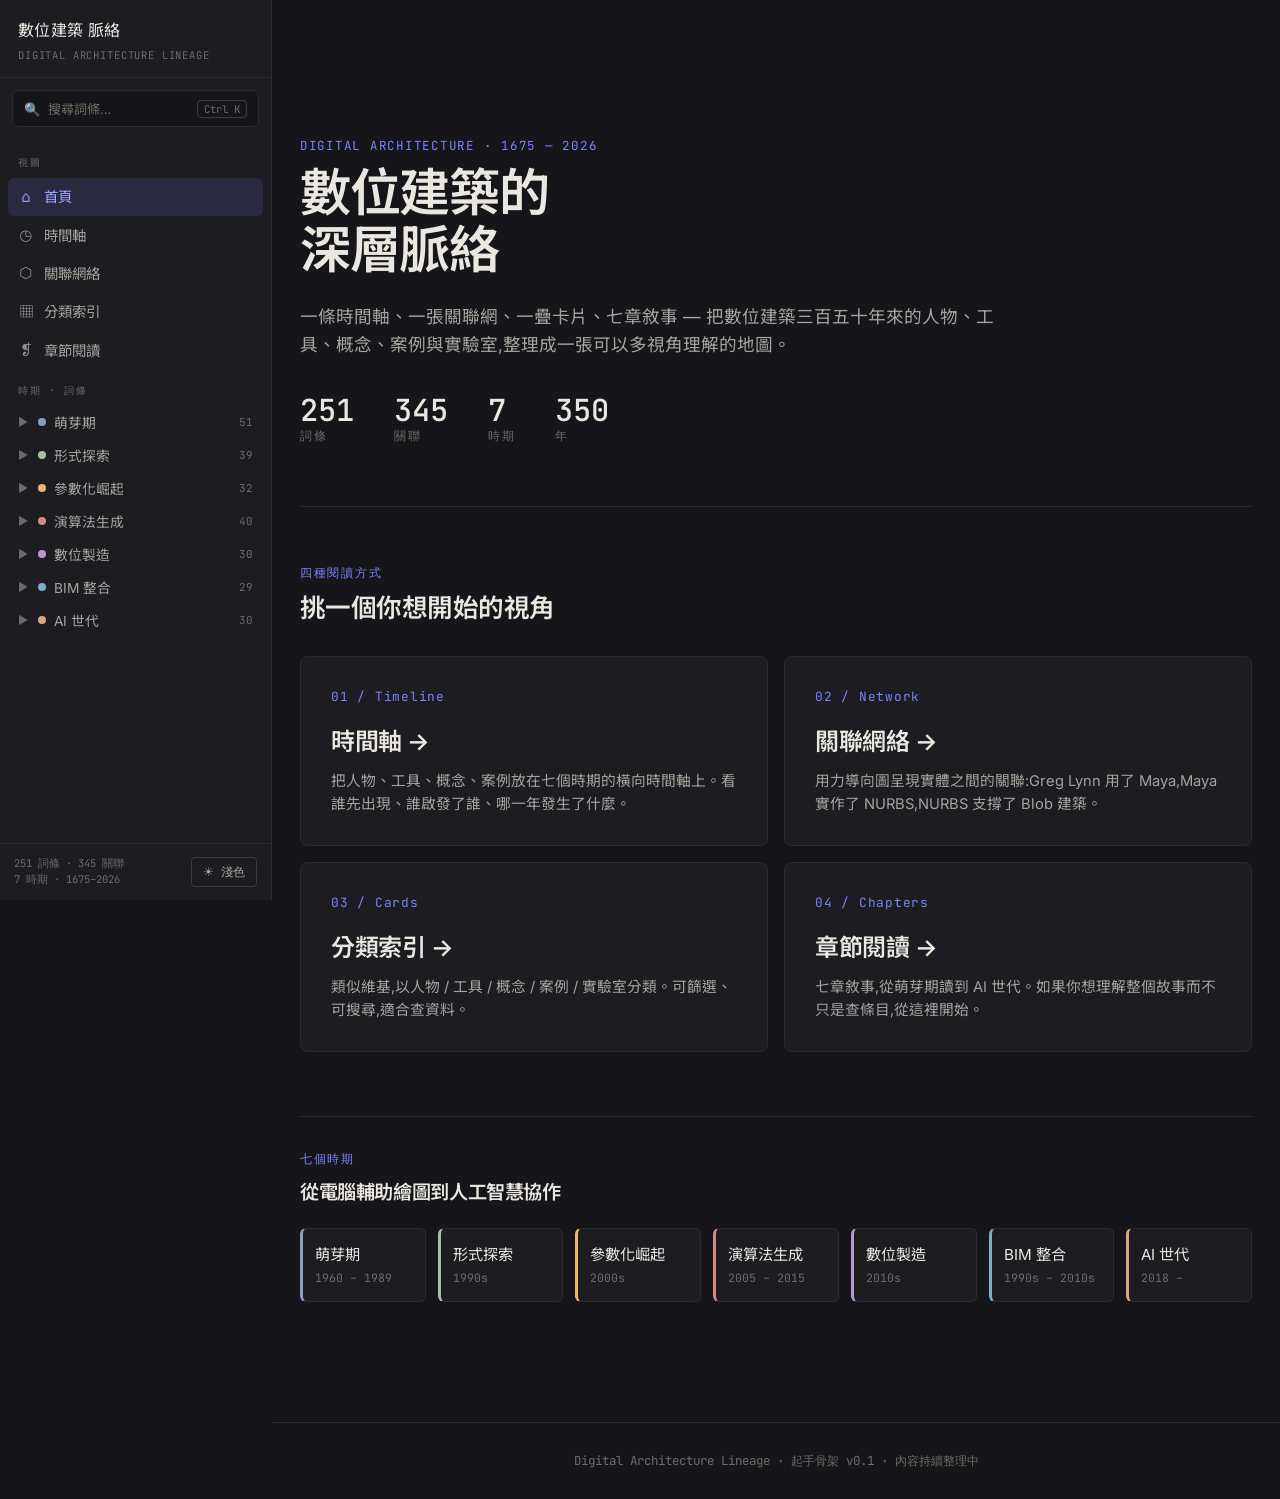
<file: index.html>
<!doctype html>
<html lang="zh-Hant">
<head>
  <meta charset="utf-8" />
  <meta name="viewport" content="width=device-width, initial-scale=1" />
  <title>數位建築脈絡 · Digital Architecture Lineage</title>
  <link rel="preconnect" href="https://fonts.googleapis.com">
  <link rel="preconnect" href="https://fonts.gstatic.com" crossorigin>
  <link href="https://fonts.googleapis.com/css2?family=Inter:wght@400;500;600&family=JetBrains+Mono:wght@400;500&family=Noto+Sans+TC:wght@400;500&family=Noto+Serif+TC:wght@400;500;700&display=swap" rel="stylesheet">
  <link rel="stylesheet" href="css/style.css">
</head>
<body data-page="home">
  <div id="nav"></div>

  <main class="page">
    <section class="hero">
      <div class="kicker">Digital Architecture · 1675 — 2026</div>
      <h1>數位建築的<br/>深層脈絡</h1>
      <p class="lead">一條時間軸、一張關聯網、一疊卡片、七章敘事 — 把數位建築三百五十年來的人物、工具、概念、案例與實驗室,整理成一張可以多視角理解的地圖。</p>
      <div class="hero-stats" id="hero-stats"></div>
    </section>

    <section>
      <div class="kicker">四種閱讀方式</div>
      <h2 style="margin-bottom: 32px;">挑一個你想開始的視角</h2>

      <div class="view-grid">
        <a href="timeline.html" class="view-card">
          <div class="num">01 / Timeline</div>
          <h3>時間軸 →</h3>
          <p>把人物、工具、概念、案例放在七個時期的橫向時間軸上。看誰先出現、誰啟發了誰、哪一年發生了什麼。</p>
        </a>
        <a href="network.html" class="view-card">
          <div class="num">02 / Network</div>
          <h3>關聯網絡 →</h3>
          <p>用力導向圖呈現實體之間的關聯:Greg Lynn 用了 Maya,Maya 實作了 NURBS,NURBS 支撐了 Blob 建築。</p>
        </a>
        <a href="cards.html" class="view-card">
          <div class="num">03 / Cards</div>
          <h3>分類索引 →</h3>
          <p>類似維基,以人物 / 工具 / 概念 / 案例 / 實驗室分類。可篩選、可搜尋,適合查資料。</p>
        </a>
        <a href="chapters.html" class="view-card">
          <div class="num">04 / Chapters</div>
          <h3>章節閱讀 →</h3>
          <p>七章敘事,從萌芽期讀到 AI 世代。如果你想理解整個故事而不只是查條目,從這裡開始。</p>
        </a>
      </div>
    </section>

    <section class="periods-strip">
      <div class="kicker">七個時期</div>
      <h3>從電腦輔助繪圖到人工智慧協作</h3>
      <div class="periods-list" id="periods-list"></div>
    </section>
  </main>

  <footer class="site-footer">
    Digital Architecture Lineage · 起手骨架 v0.1 · 內容持續整理中
  </footer>

  <script src="data/entities.js"></script>
  <script>
    // 資料統計列
    const D = window.DATA;
    const stats = [
      [D.entities.length, "詞條"],
      [D.relations.length, "關聯"],
      [D.periods.length, "時期"],
      [350, "年"]
    ];
    document.getElementById("hero-stats").innerHTML = stats.map(([n, l]) =>
      `<div class="hstat"><span class="hn">${n}</span><span class="hl">${l}</span></div>`).join("");

    // 時期帶
    document.getElementById("periods-list").innerHTML = D.periods.map(p => `
      <div class="period-chip" style="border-left-color: ${p.color}">
        <div class="pname">${p.name}</div>
        <div class="pyears">${p.years}</div>
      </div>
    `).join("");
  </script>
  <script src="js/wiki.js"></script>
  <script src="js/modal.js"></script>
  <script src="js/nav.js"></script>
</body>
</html>
</file>
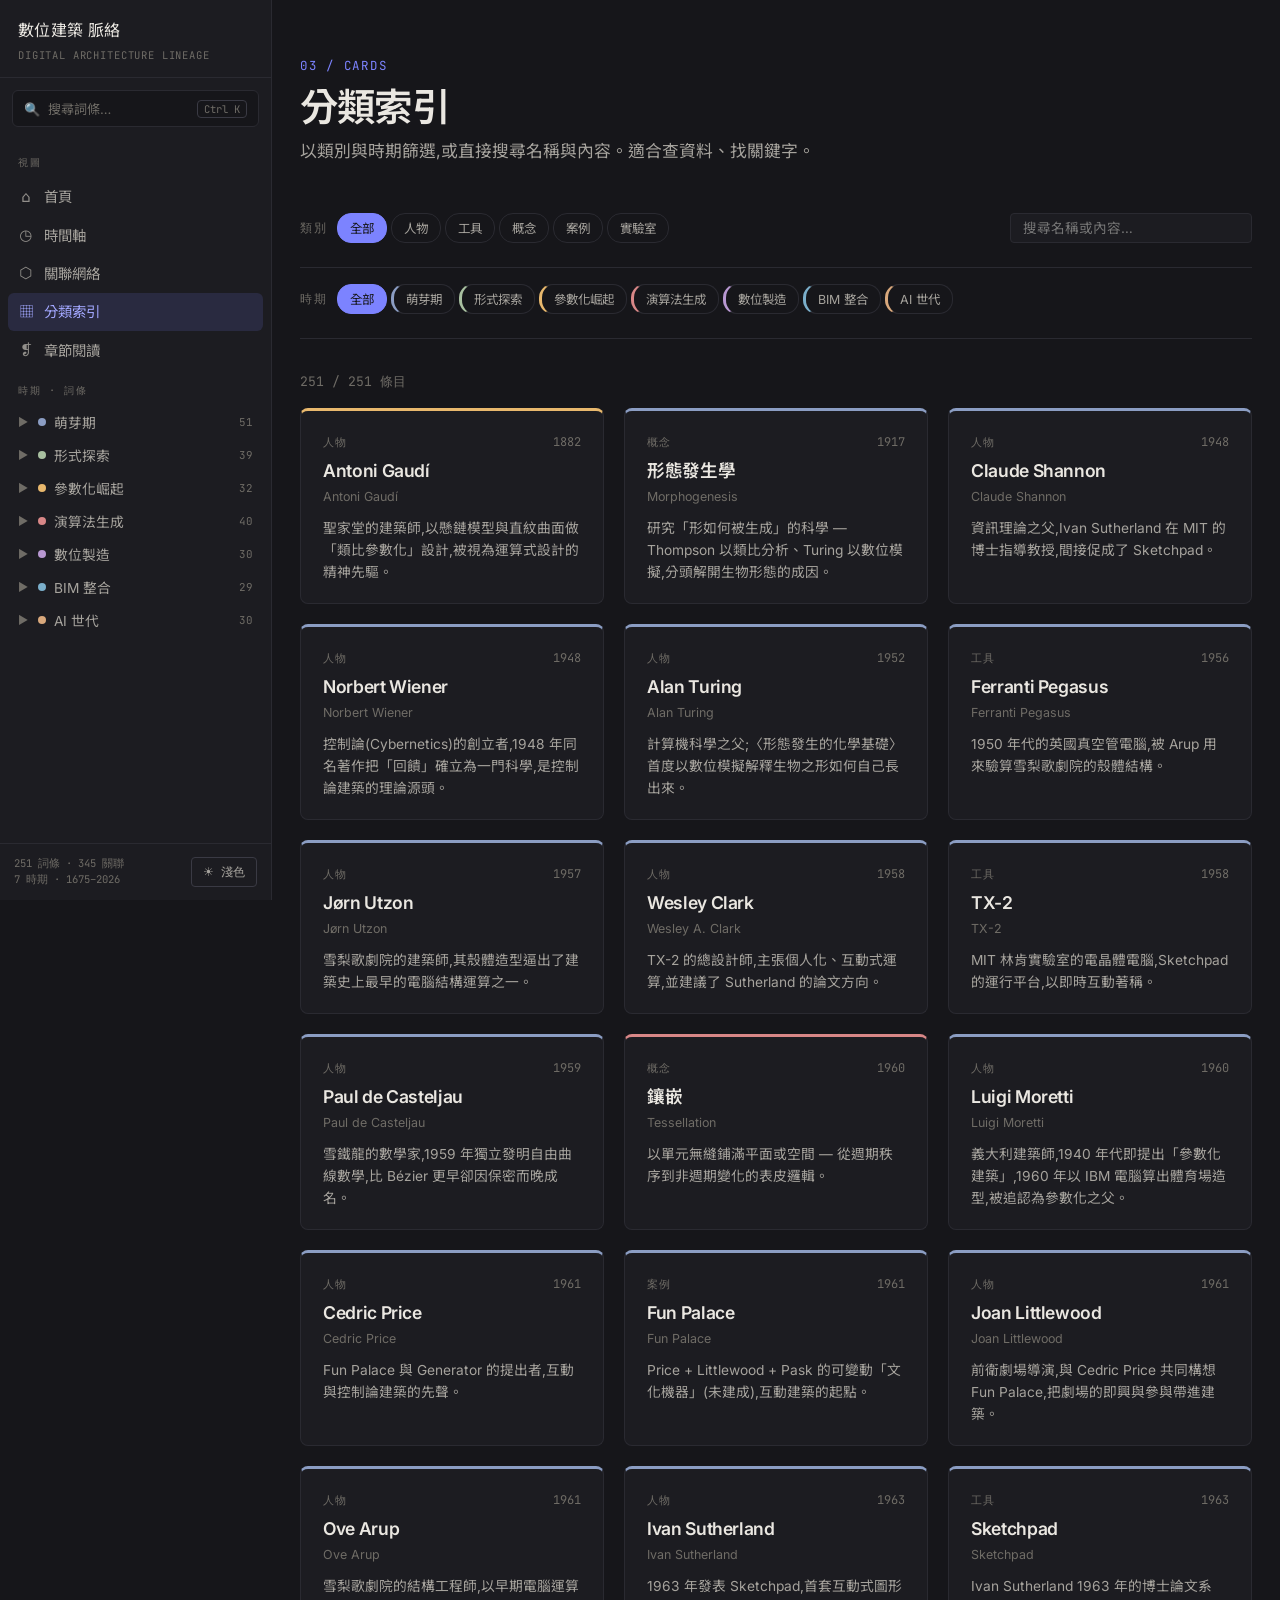
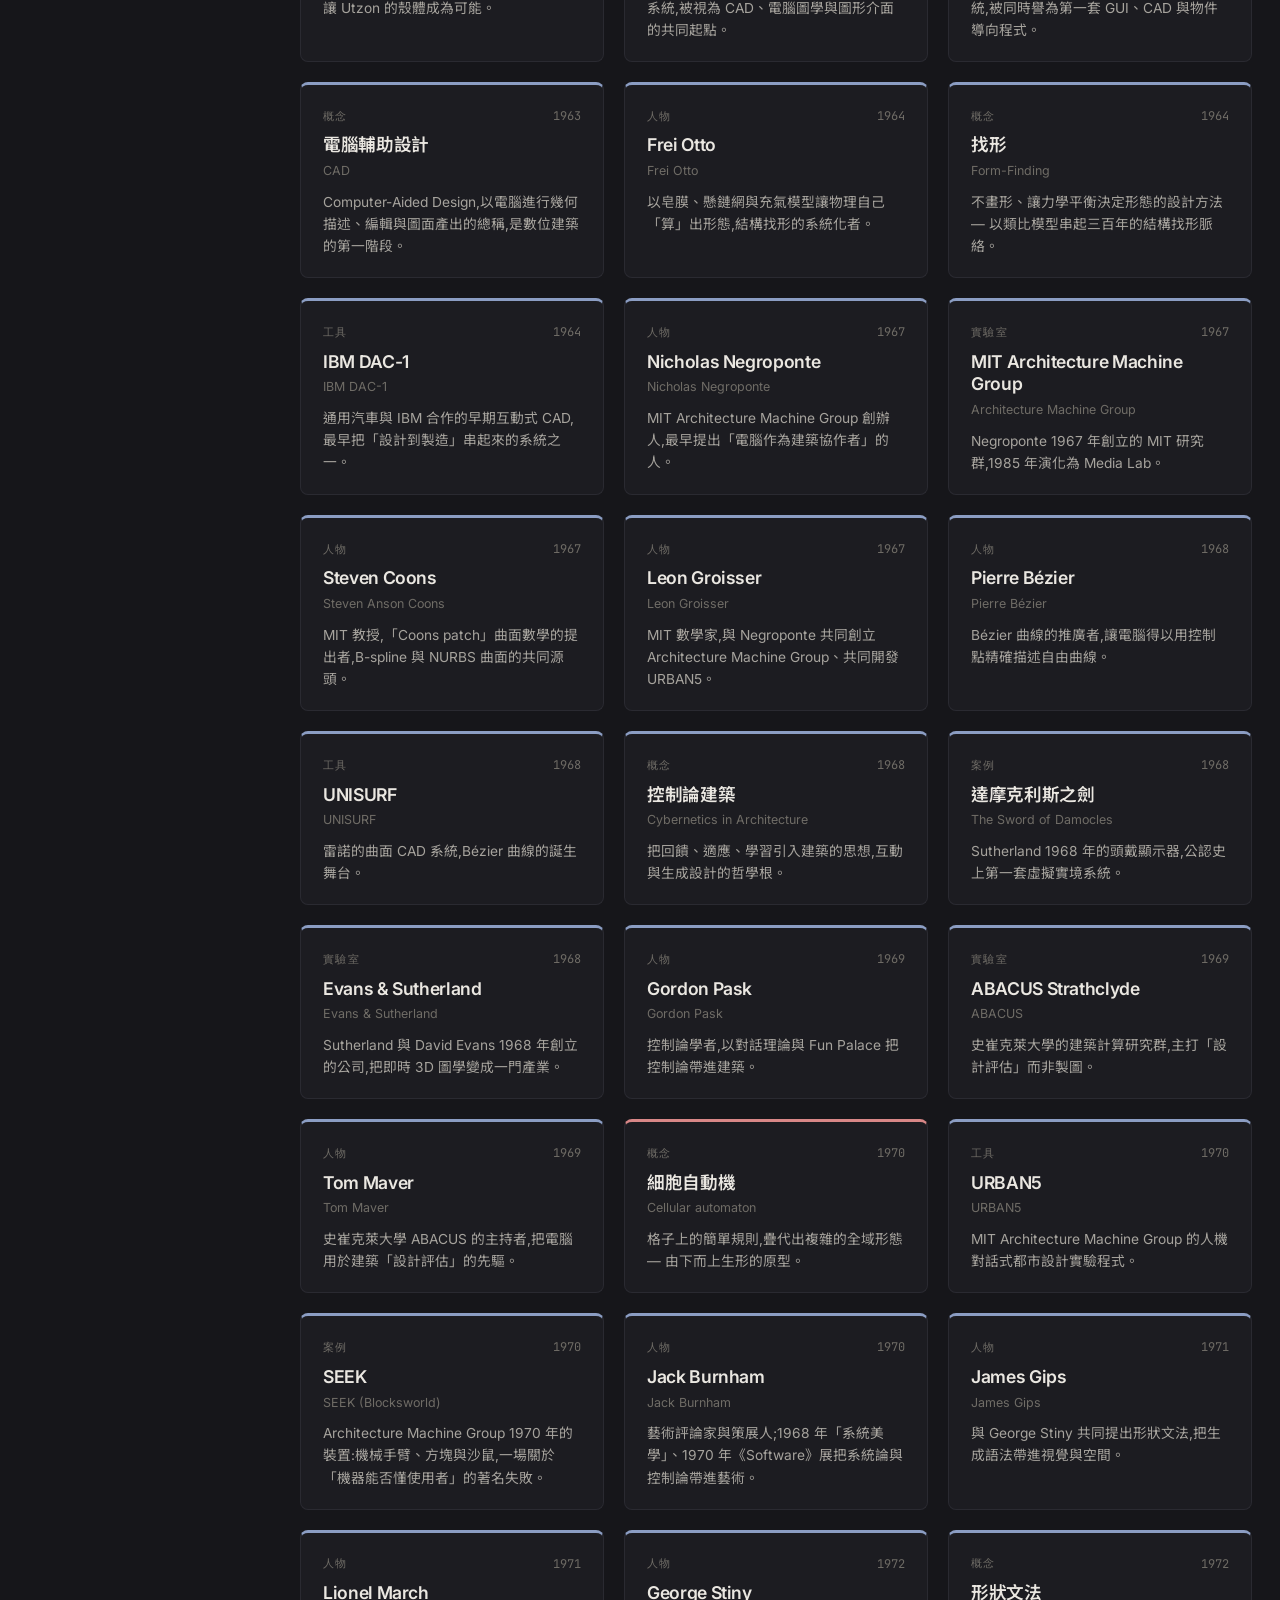
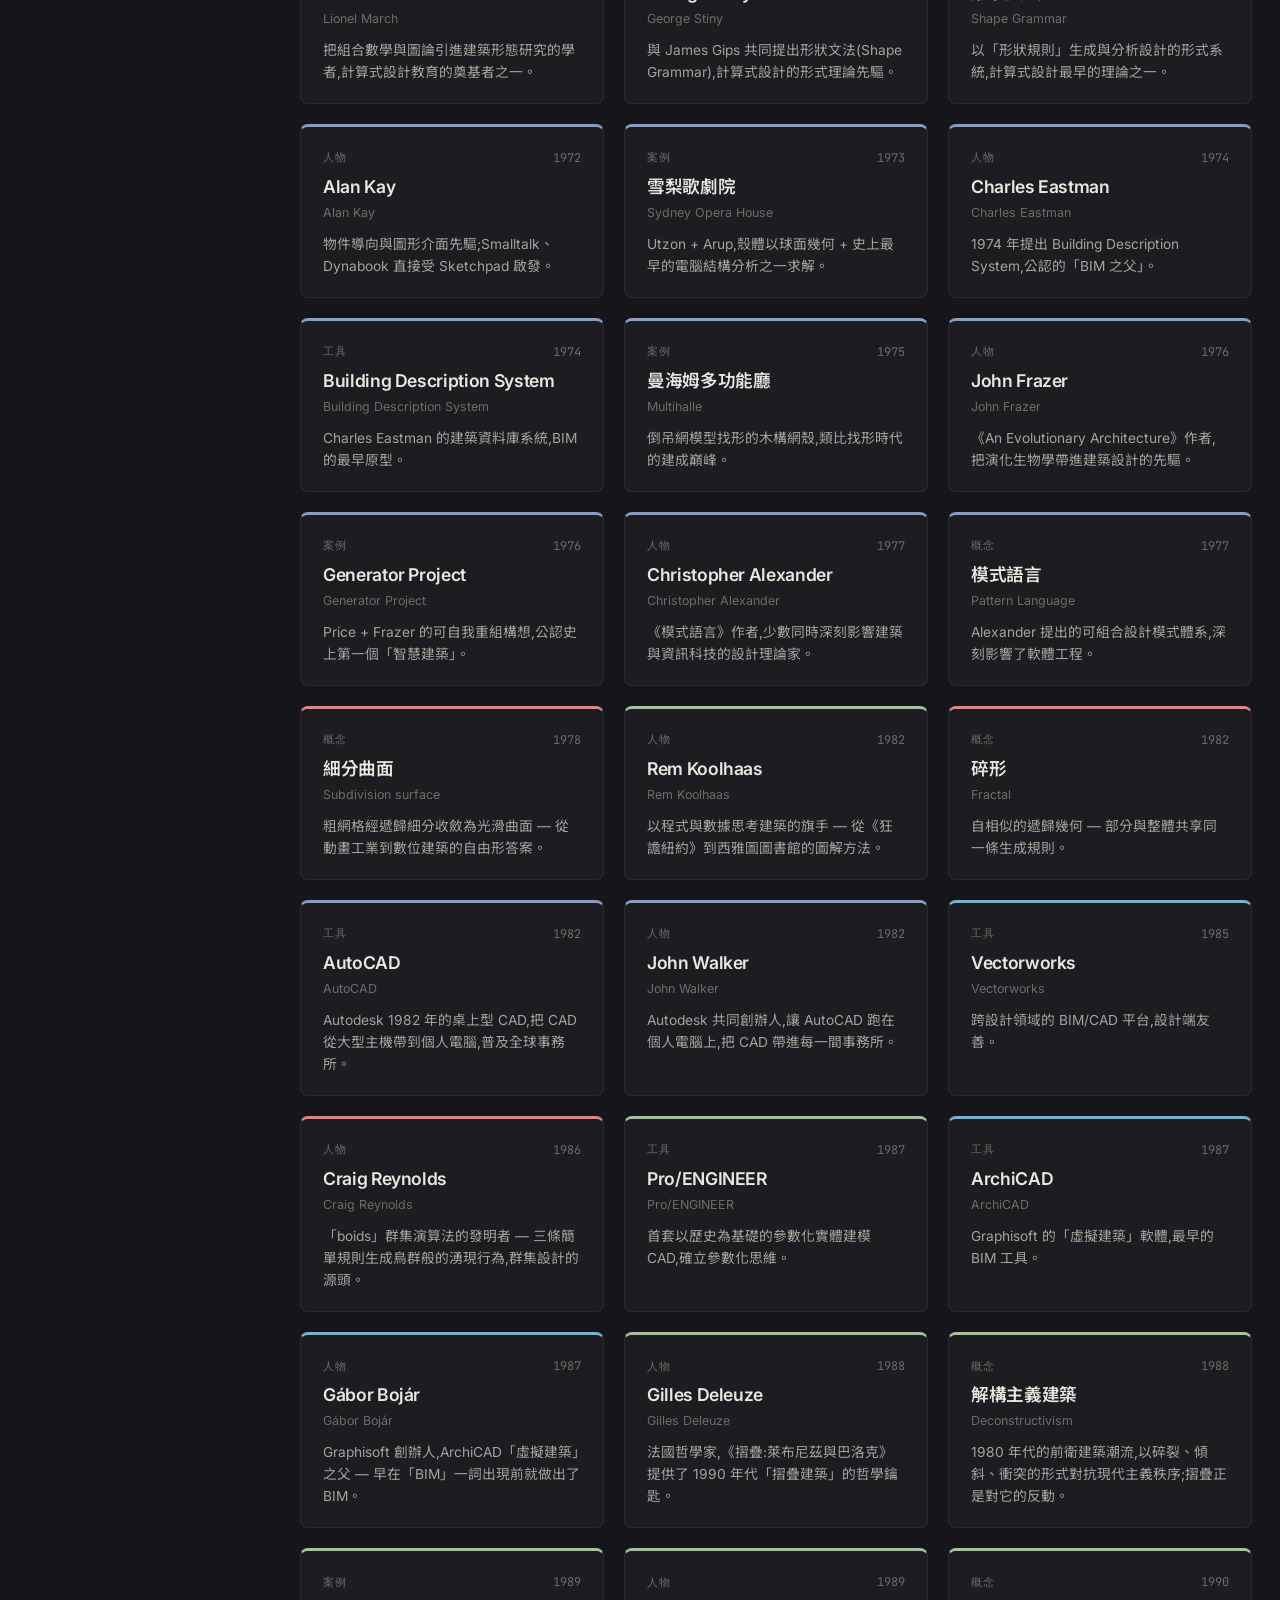
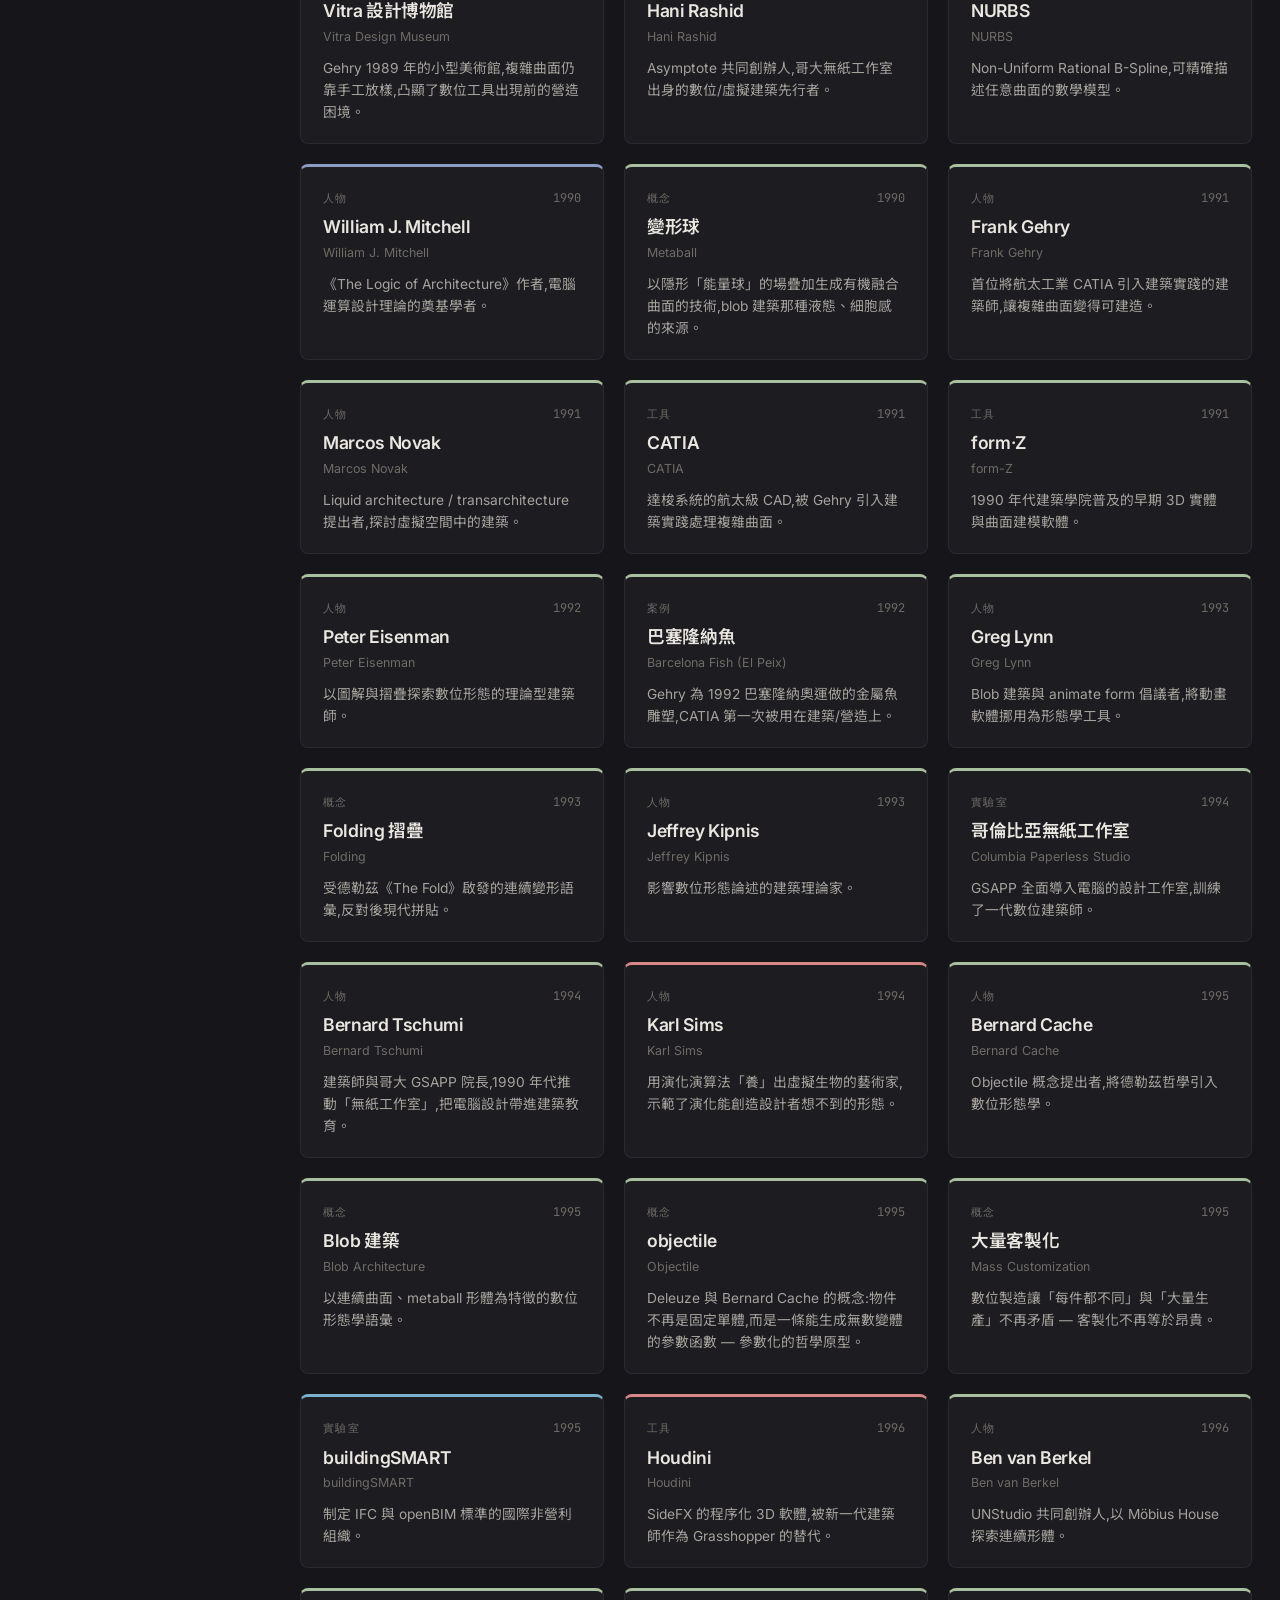
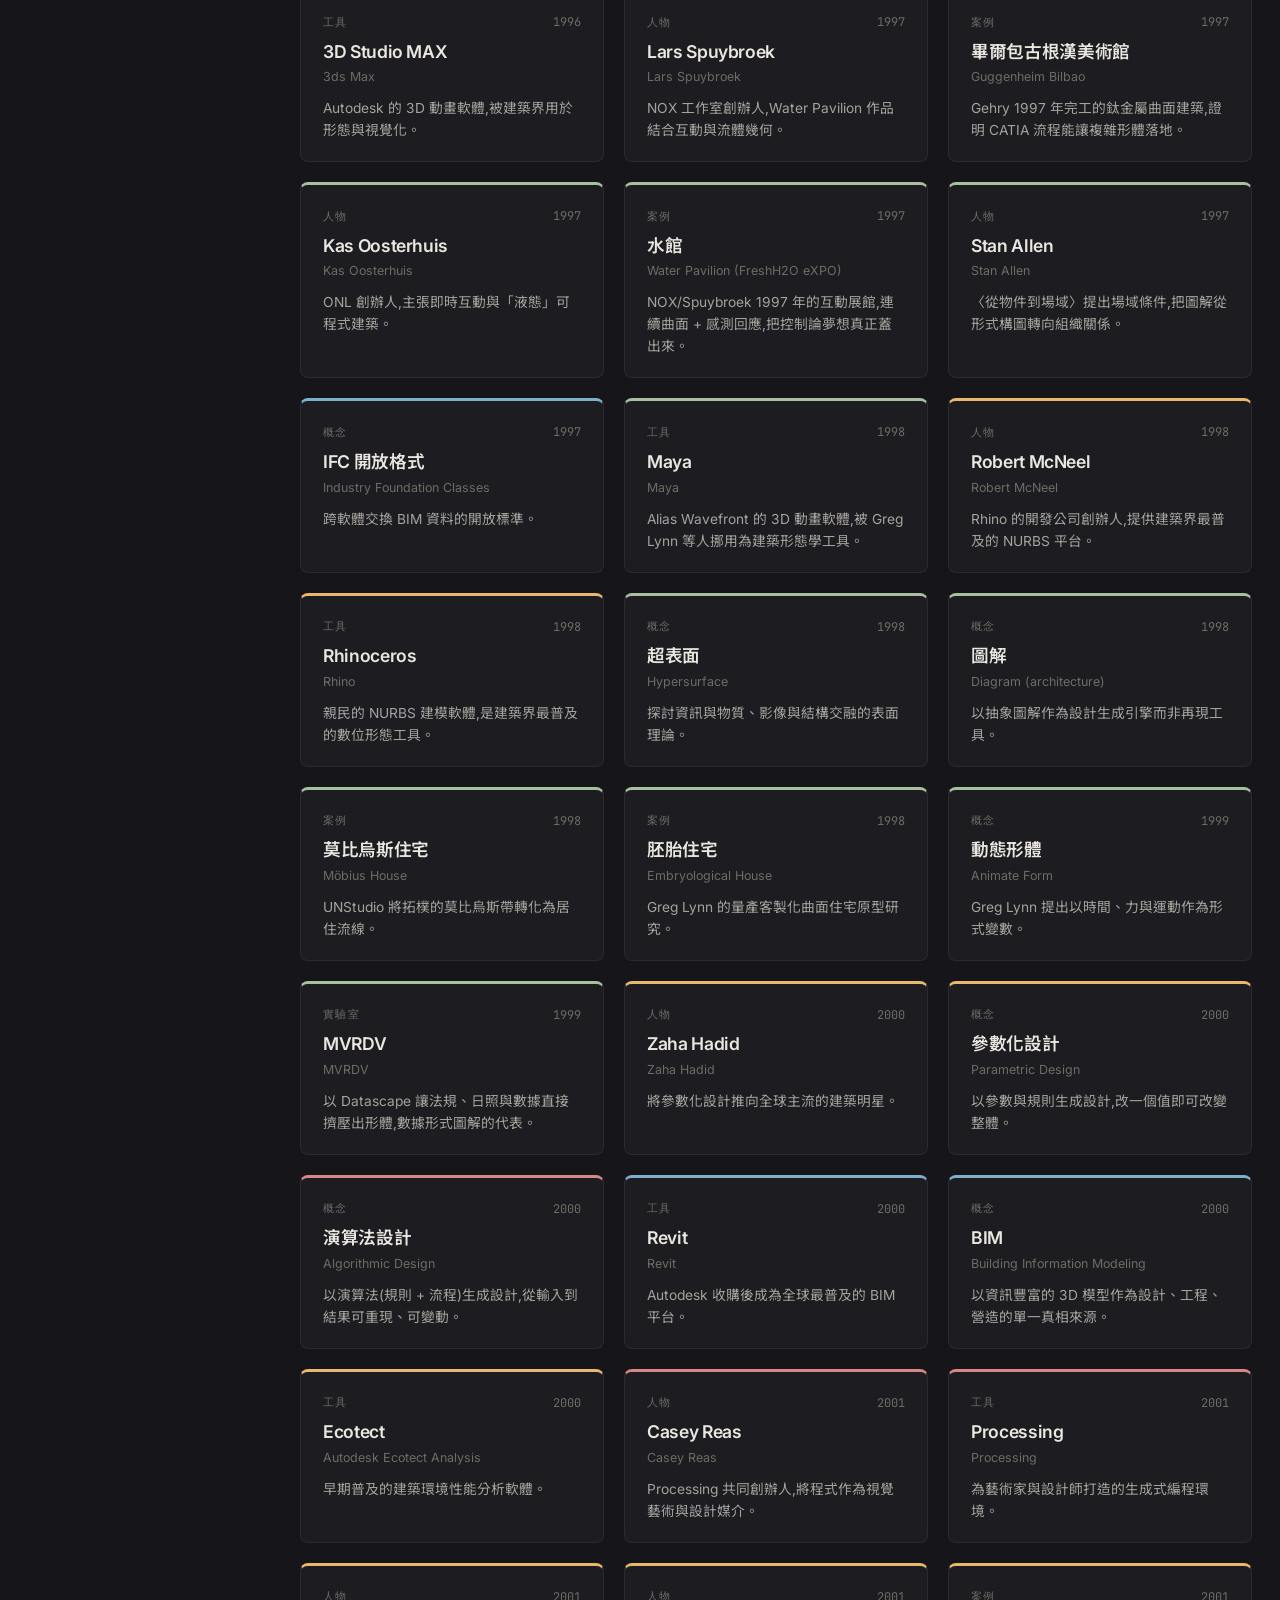
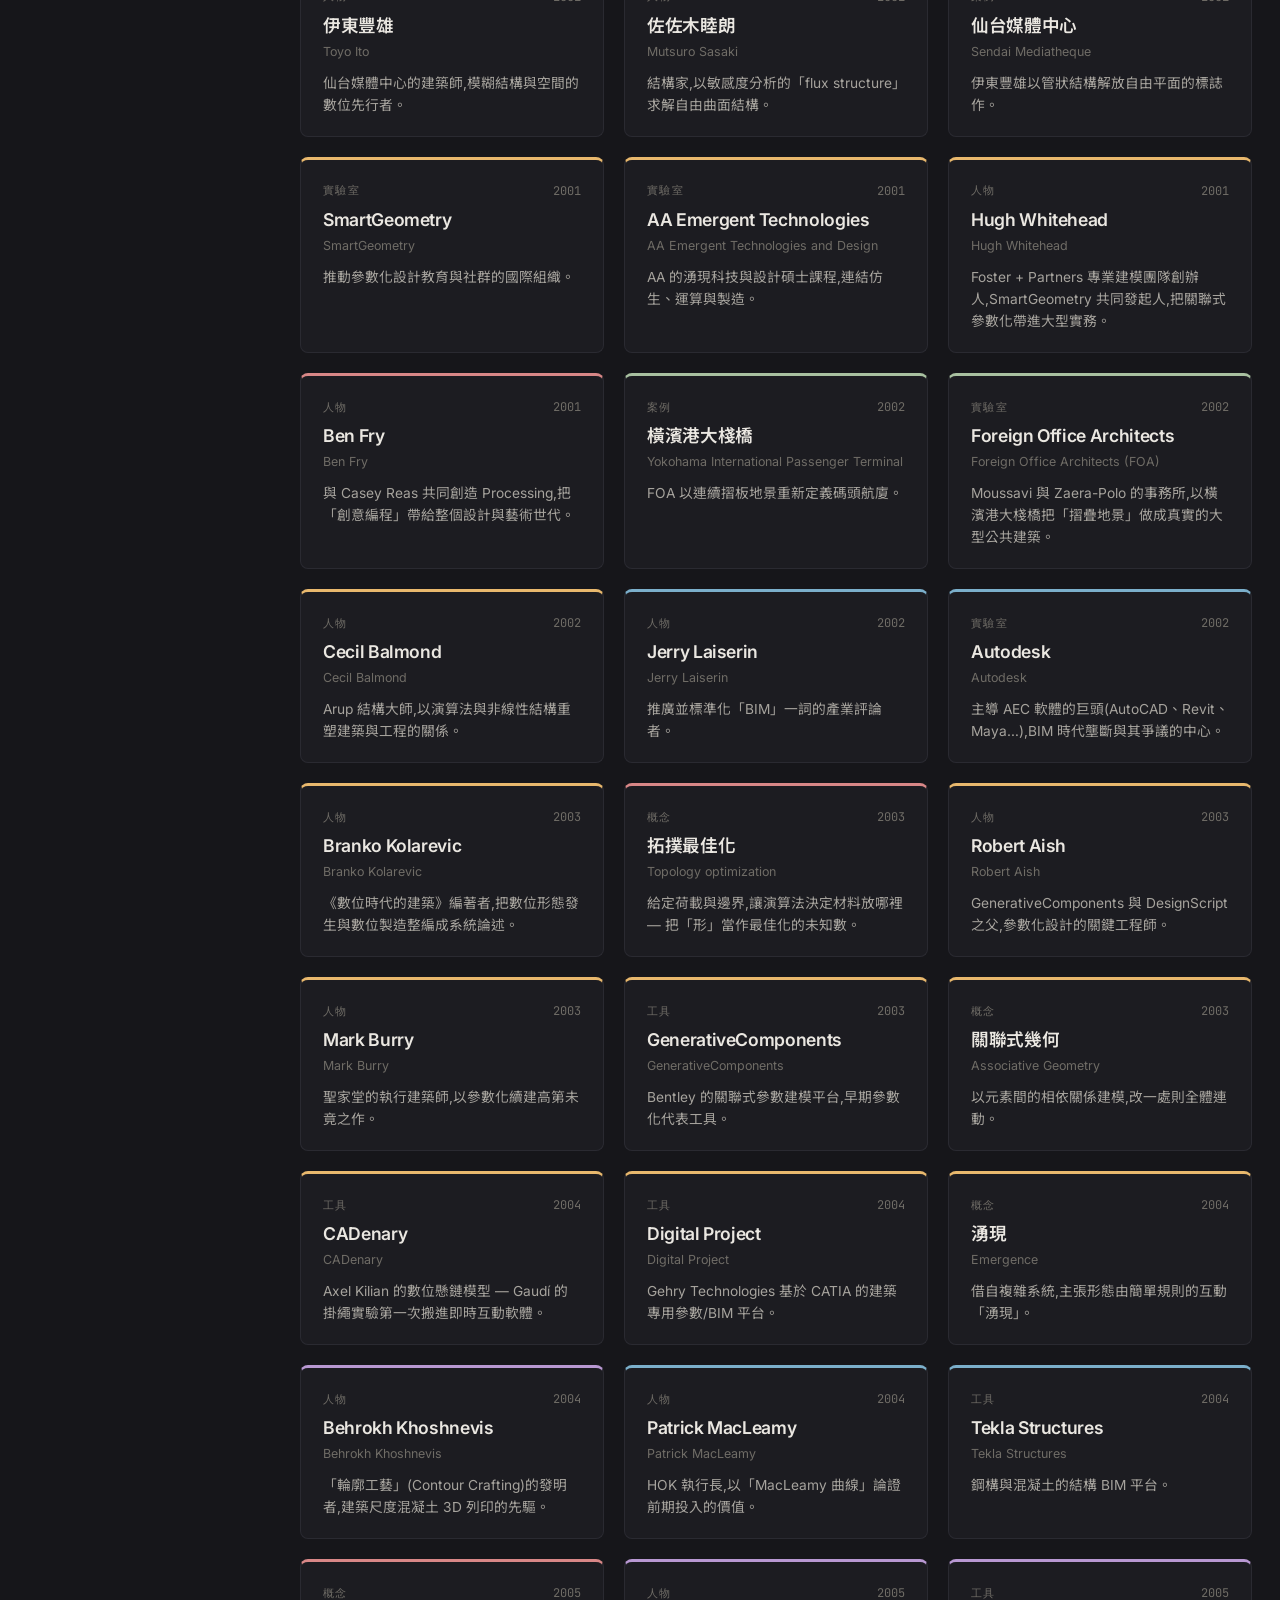
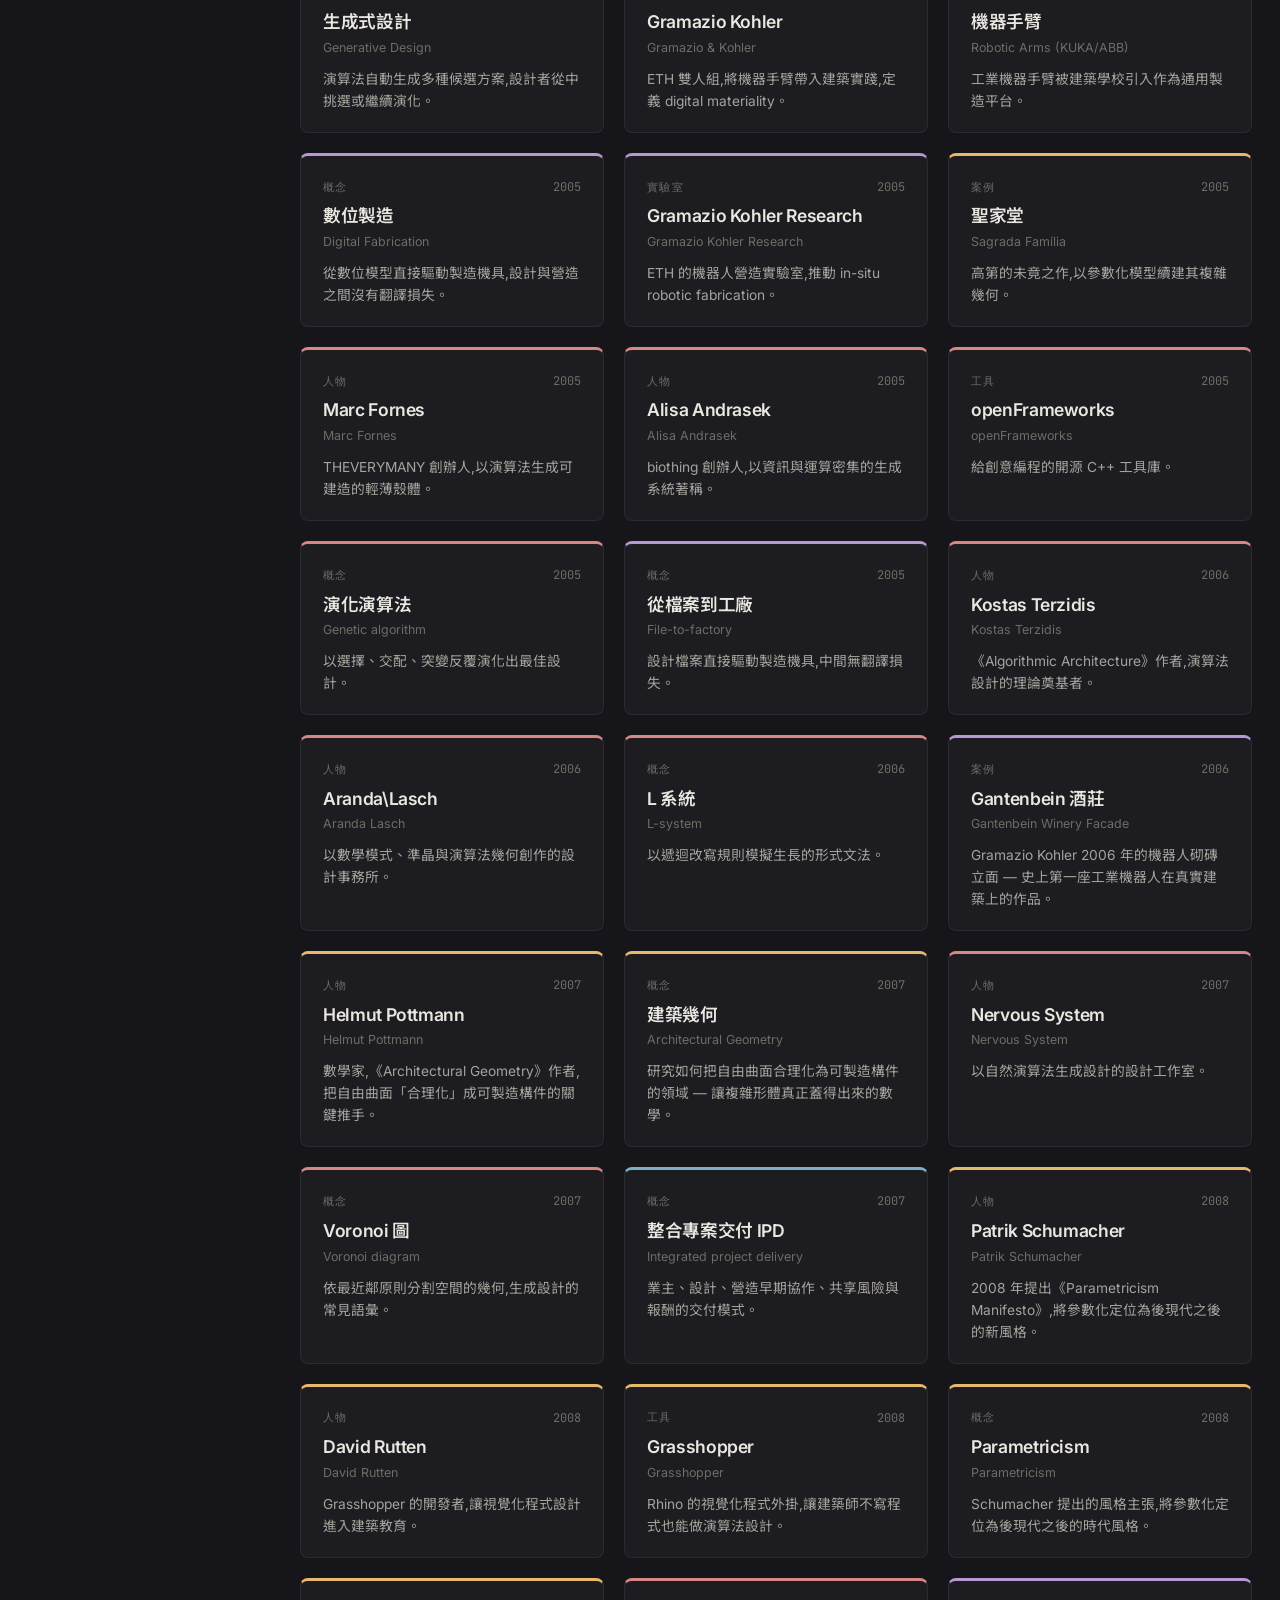
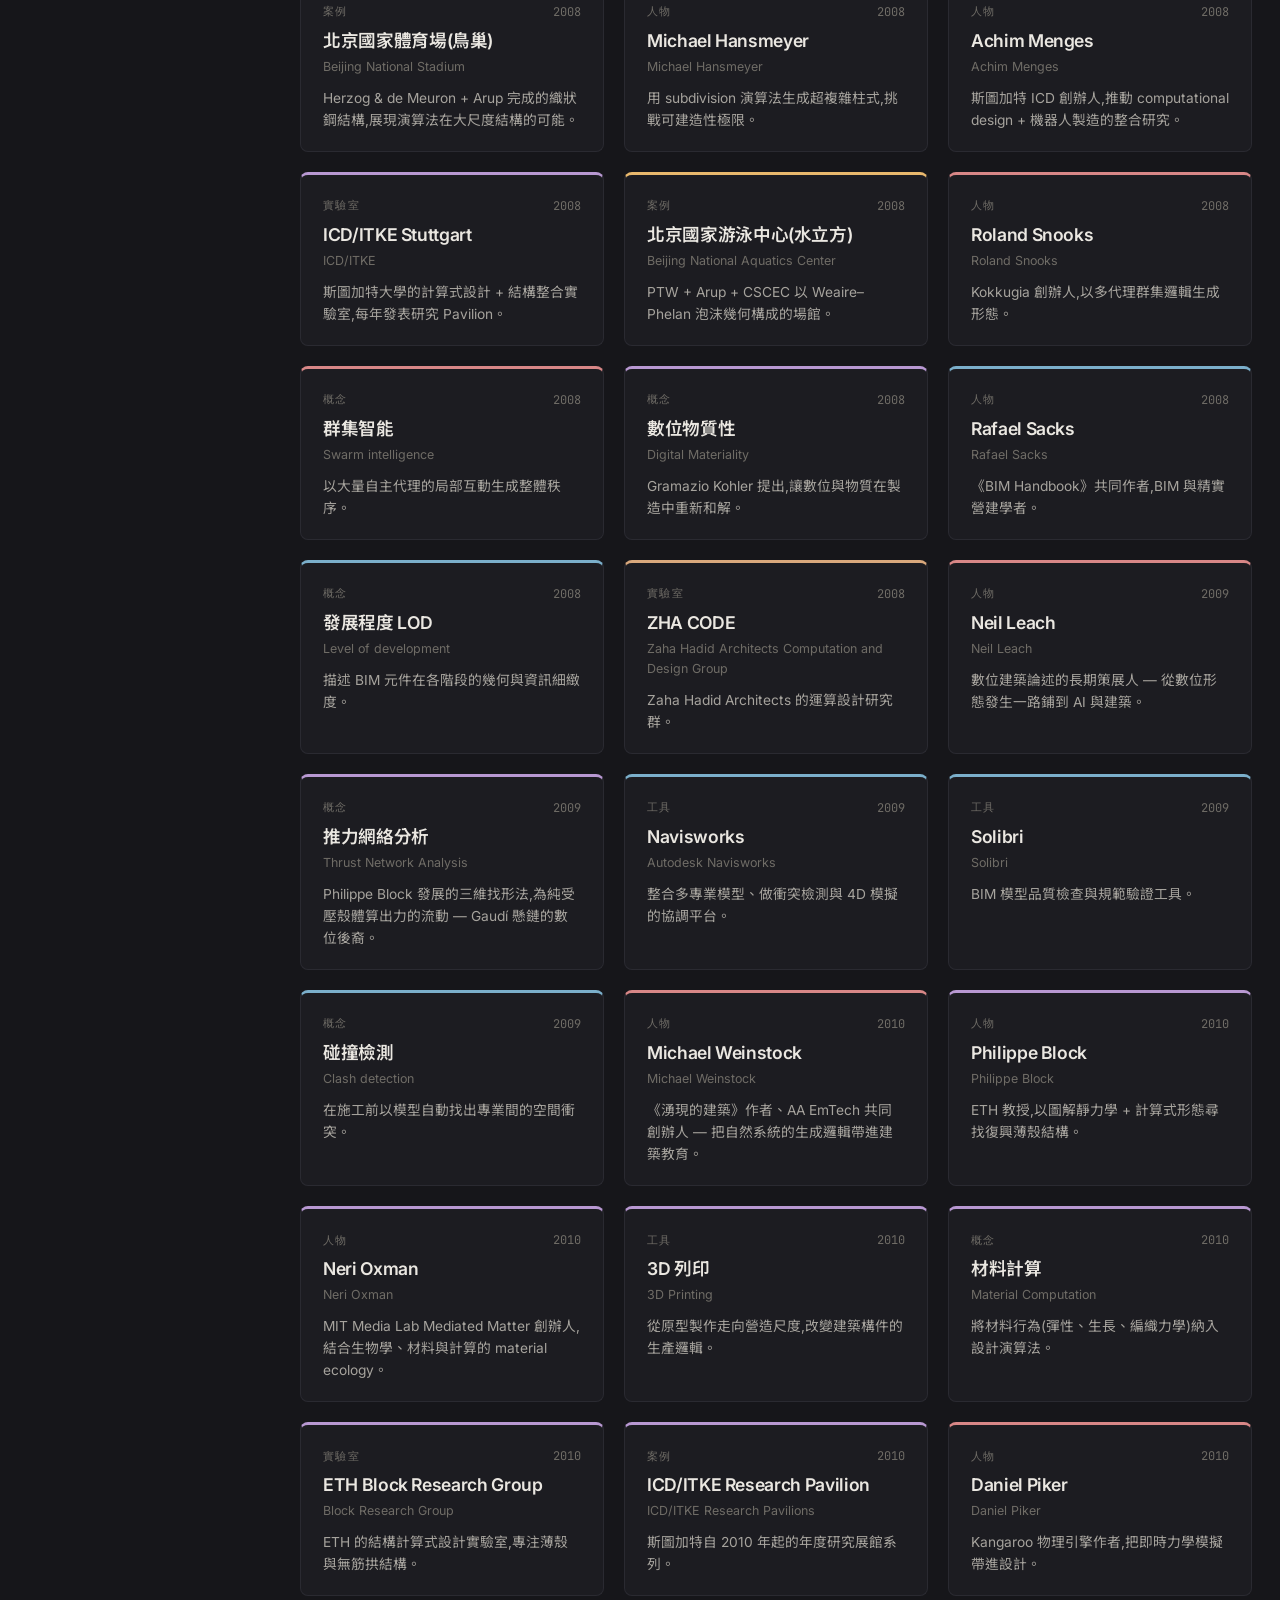
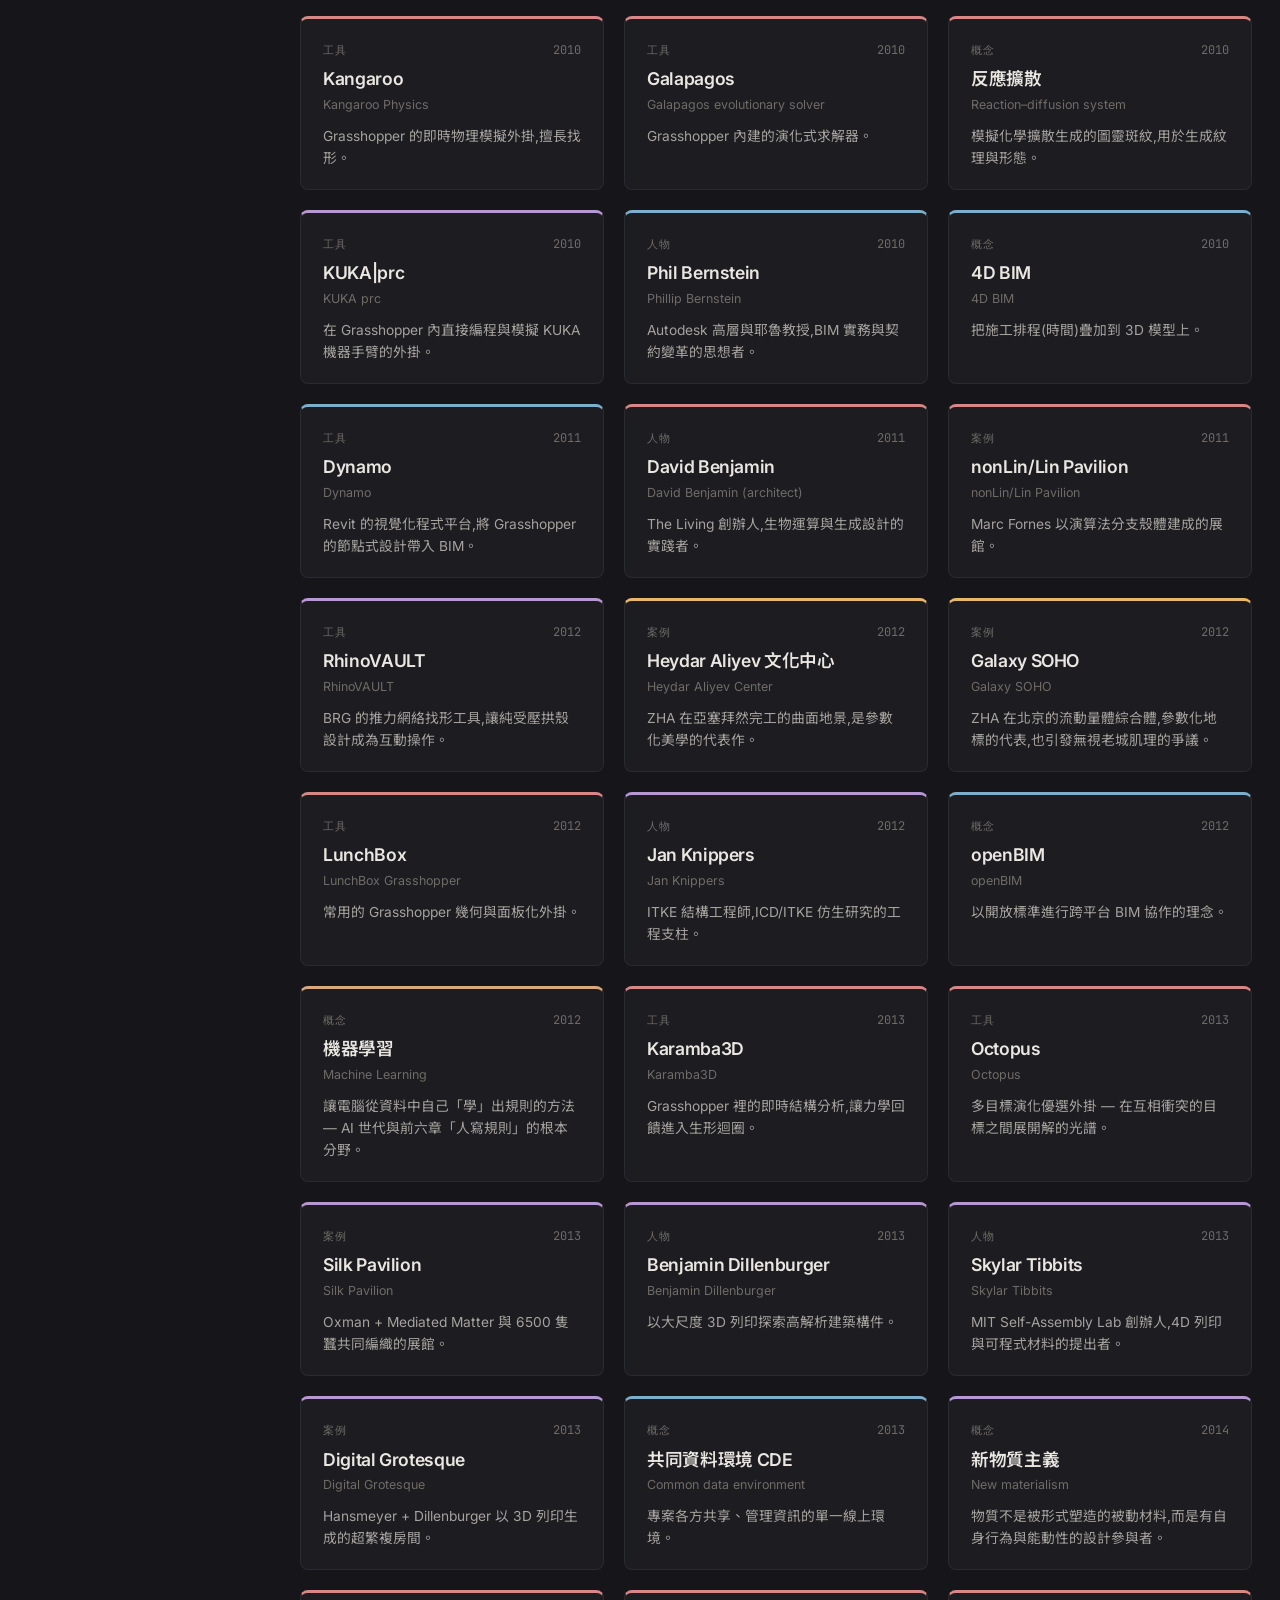
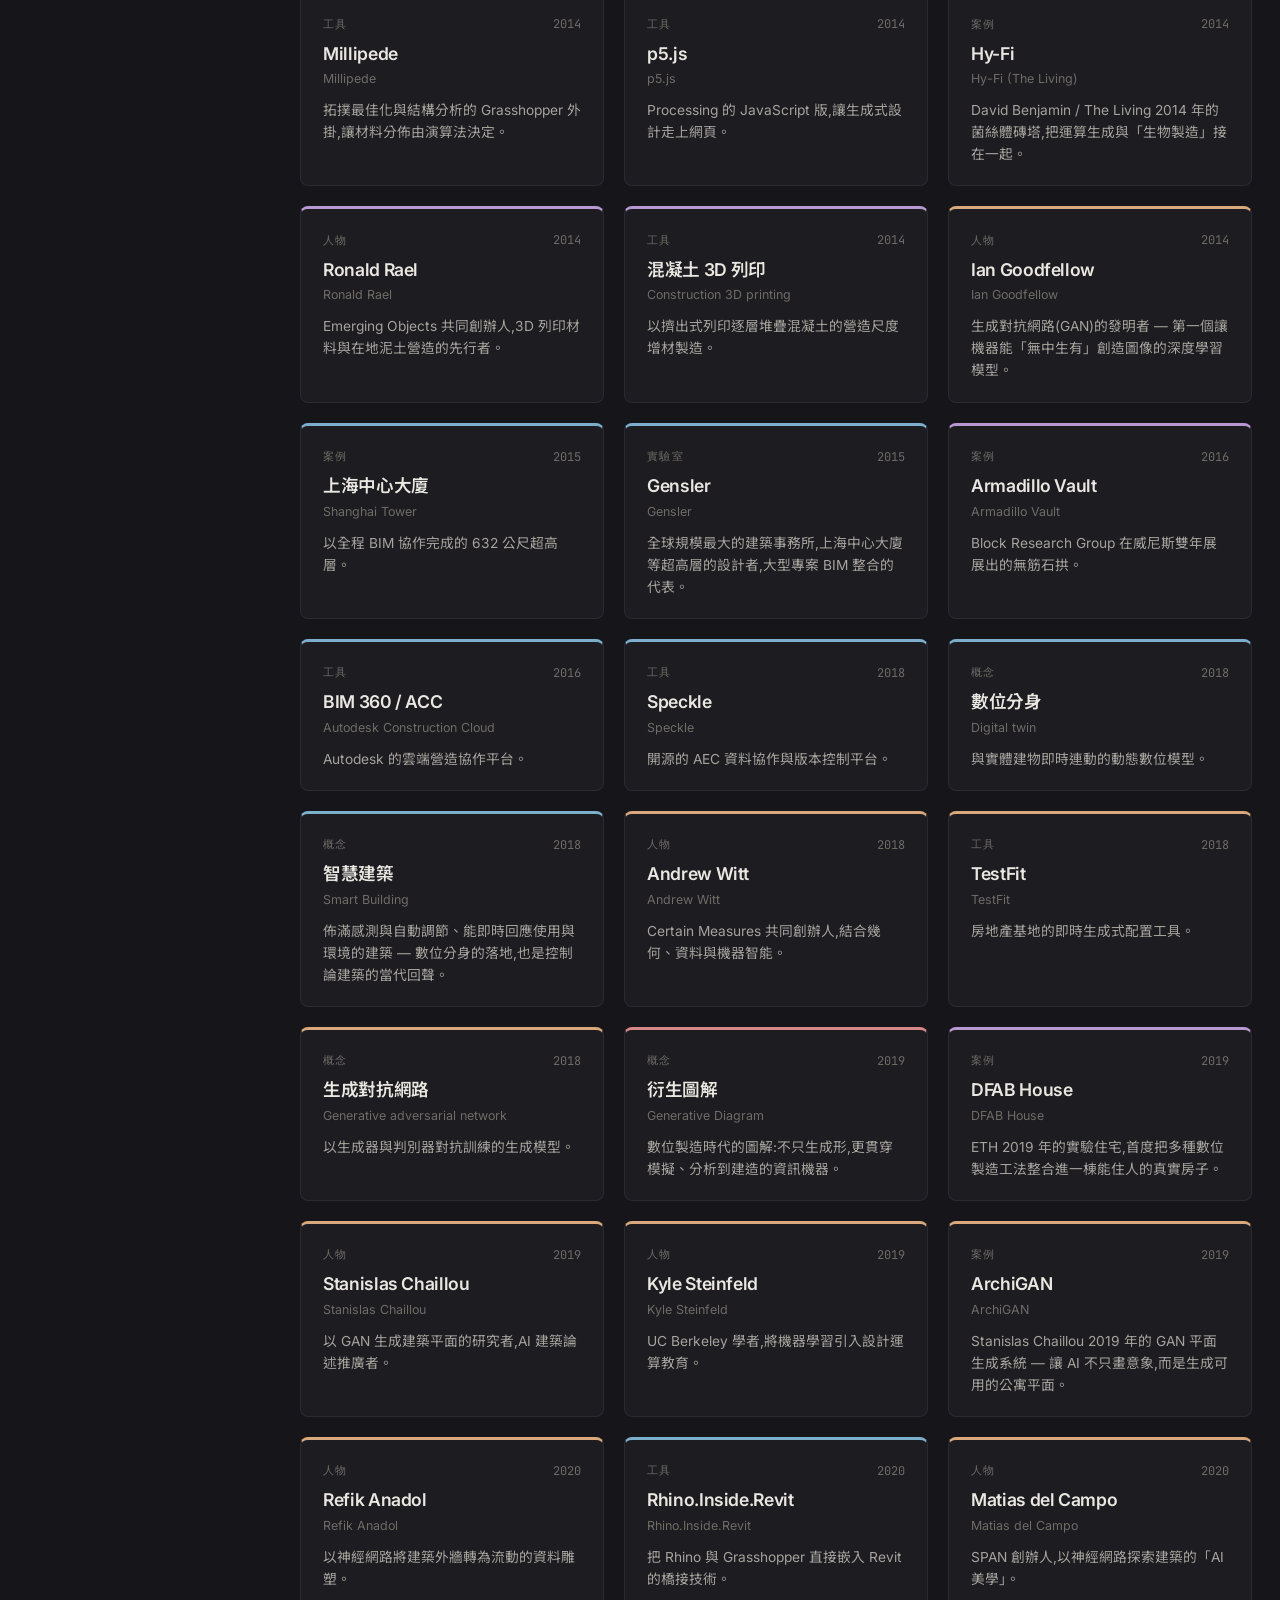
<file: cards.html>
<!doctype html>
<html lang="zh-Hant">
<head>
  <meta charset="utf-8" />
  <meta name="viewport" content="width=device-width, initial-scale=1" />
  <title>分類索引 · 數位建築脈絡</title>
  <link rel="preconnect" href="https://fonts.googleapis.com">
  <link rel="preconnect" href="https://fonts.gstatic.com" crossorigin>
  <link href="https://fonts.googleapis.com/css2?family=Inter:wght@400;500;600&family=JetBrains+Mono:wght@400;500&family=Noto+Sans+TC:wght@400;500&family=Noto+Serif+TC:wght@400;500;700&display=swap" rel="stylesheet">
  <link rel="stylesheet" href="css/style.css">
</head>
<body data-page="cards">
  <div id="nav"></div>

  <main class="page">
    <div class="page-header">
      <div class="kicker">03 / Cards</div>
      <h1>分類索引</h1>
      <p class="lead">以類別與時期篩選,或直接搜尋名稱與內容。適合查資料、找關鍵字。</p>
    </div>

    <div class="cards-filter">
      <div class="cards-filter-group">
        <span class="cards-filter-label">類別</span>
        <button class="filter-chip active" data-filter="type" data-value="all">全部</button>
        <button class="filter-chip" data-filter="type" data-value="person">人物</button>
        <button class="filter-chip" data-filter="type" data-value="tool">工具</button>
        <button class="filter-chip" data-filter="type" data-value="concept">概念</button>
        <button class="filter-chip" data-filter="type" data-value="project">案例</button>
        <button class="filter-chip" data-filter="type" data-value="lab">實驗室</button>
      </div>
      <input type="text" class="search-box" id="search" placeholder="搜尋名稱或內容…" />
    </div>

    <div class="cards-filter" style="margin-top: -16px;">
      <div class="cards-filter-group">
        <span class="cards-filter-label">時期</span>
        <button class="filter-chip active" data-filter="period" data-value="all">全部</button>
        <span id="period-filters"></span>
      </div>
    </div>

    <div class="cards-count" id="count"></div>
    <div class="cards-grid" id="grid"></div>
  </main>

  <div class="modal-backdrop" id="modal-backdrop">
    <div class="modal" id="modal">
      <button class="modal-close" id="modal-close">×</button>
      <div id="modal-body"></div>
    </div>
  </div>

  <footer class="site-footer">
    Digital Architecture Lineage · 起手骨架 v0.1
  </footer>

  <script src="data/entities.js"></script>
  <script src="js/wiki.js"></script>
  <script src="js/nav.js"></script>
  <script src="js/cards.js"></script>
  <script src="js/modal.js"></script>
</body>
</html>
</file>
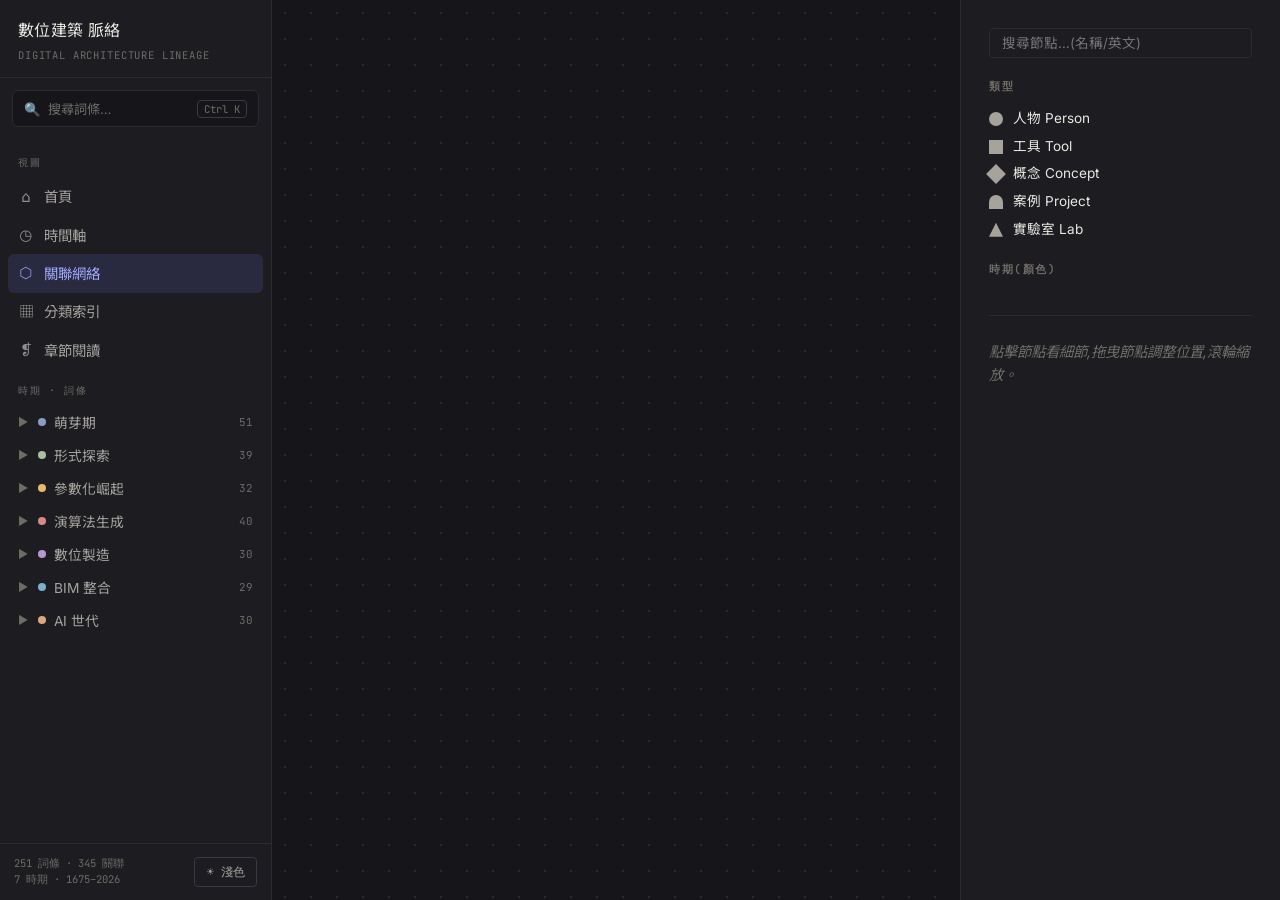
<file: network.html>
<!doctype html>
<html lang="zh-Hant">
<head>
  <meta charset="utf-8" />
  <meta name="viewport" content="width=device-width, initial-scale=1" />
  <title>關聯網絡 · 數位建築脈絡</title>
  <link rel="preconnect" href="https://fonts.googleapis.com">
  <link rel="preconnect" href="https://fonts.gstatic.com" crossorigin>
  <link href="https://fonts.googleapis.com/css2?family=Inter:wght@400;500;600&family=JetBrains+Mono:wght@400;500&family=Noto+Sans+TC:wght@400;500&family=Noto+Serif+TC:wght@400;500;700&display=swap" rel="stylesheet">
  <link rel="stylesheet" href="css/style.css">
</head>
<body data-page="network">
  <div id="nav"></div>

  <div class="net-wrap">
    <div class="net-canvas" id="net-canvas">
      <svg id="net-svg" xmlns="http://www.w3.org/2000/svg"></svg>
    </div>

    <aside class="net-side">
      <input type="text" class="search-box" id="net-search" placeholder="搜尋節點…(名稱/英文)" style="width:100%; margin:0 0 20px;" />
      <div class="net-legend">
        <h4>類型</h4>
        <div class="legend-item"><span class="legend-shape" style="background: var(--text-2); border-radius: 50%;"></span> 人物 Person</div>
        <div class="legend-item"><span class="legend-shape" style="background: var(--text-2);"></span> 工具 Tool</div>
        <div class="legend-item"><span class="legend-shape" style="background: var(--text-2); transform: rotate(45deg);"></span> 概念 Concept</div>
        <div class="legend-item"><span class="legend-shape" style="background: var(--text-2); border-radius: 50% 50% 0 0;"></span> 案例 Project</div>
        <div class="legend-item"><span class="legend-shape" style="background: var(--text-2); clip-path: polygon(50% 0, 100% 100%, 0 100%);"></span> 實驗室 Lab</div>

        <h4 style="margin-top: 20px;">時期(顏色)</h4>
        <div id="net-period-legend"></div>
      </div>

      <div class="net-detail" id="net-detail">
        <p class="net-empty">點擊節點看細節,拖曳節點調整位置,滾輪縮放。</p>
      </div>
    </aside>
  </div>

  <script src="https://d3js.org/d3.v7.min.js"></script>
  <script src="data/entities.js"></script>
  <script src="js/wiki.js"></script>
  <script src="js/modal.js"></script>
  <script src="js/nav.js"></script>
  <script src="js/network.js"></script>
</body>
</html>
</file>
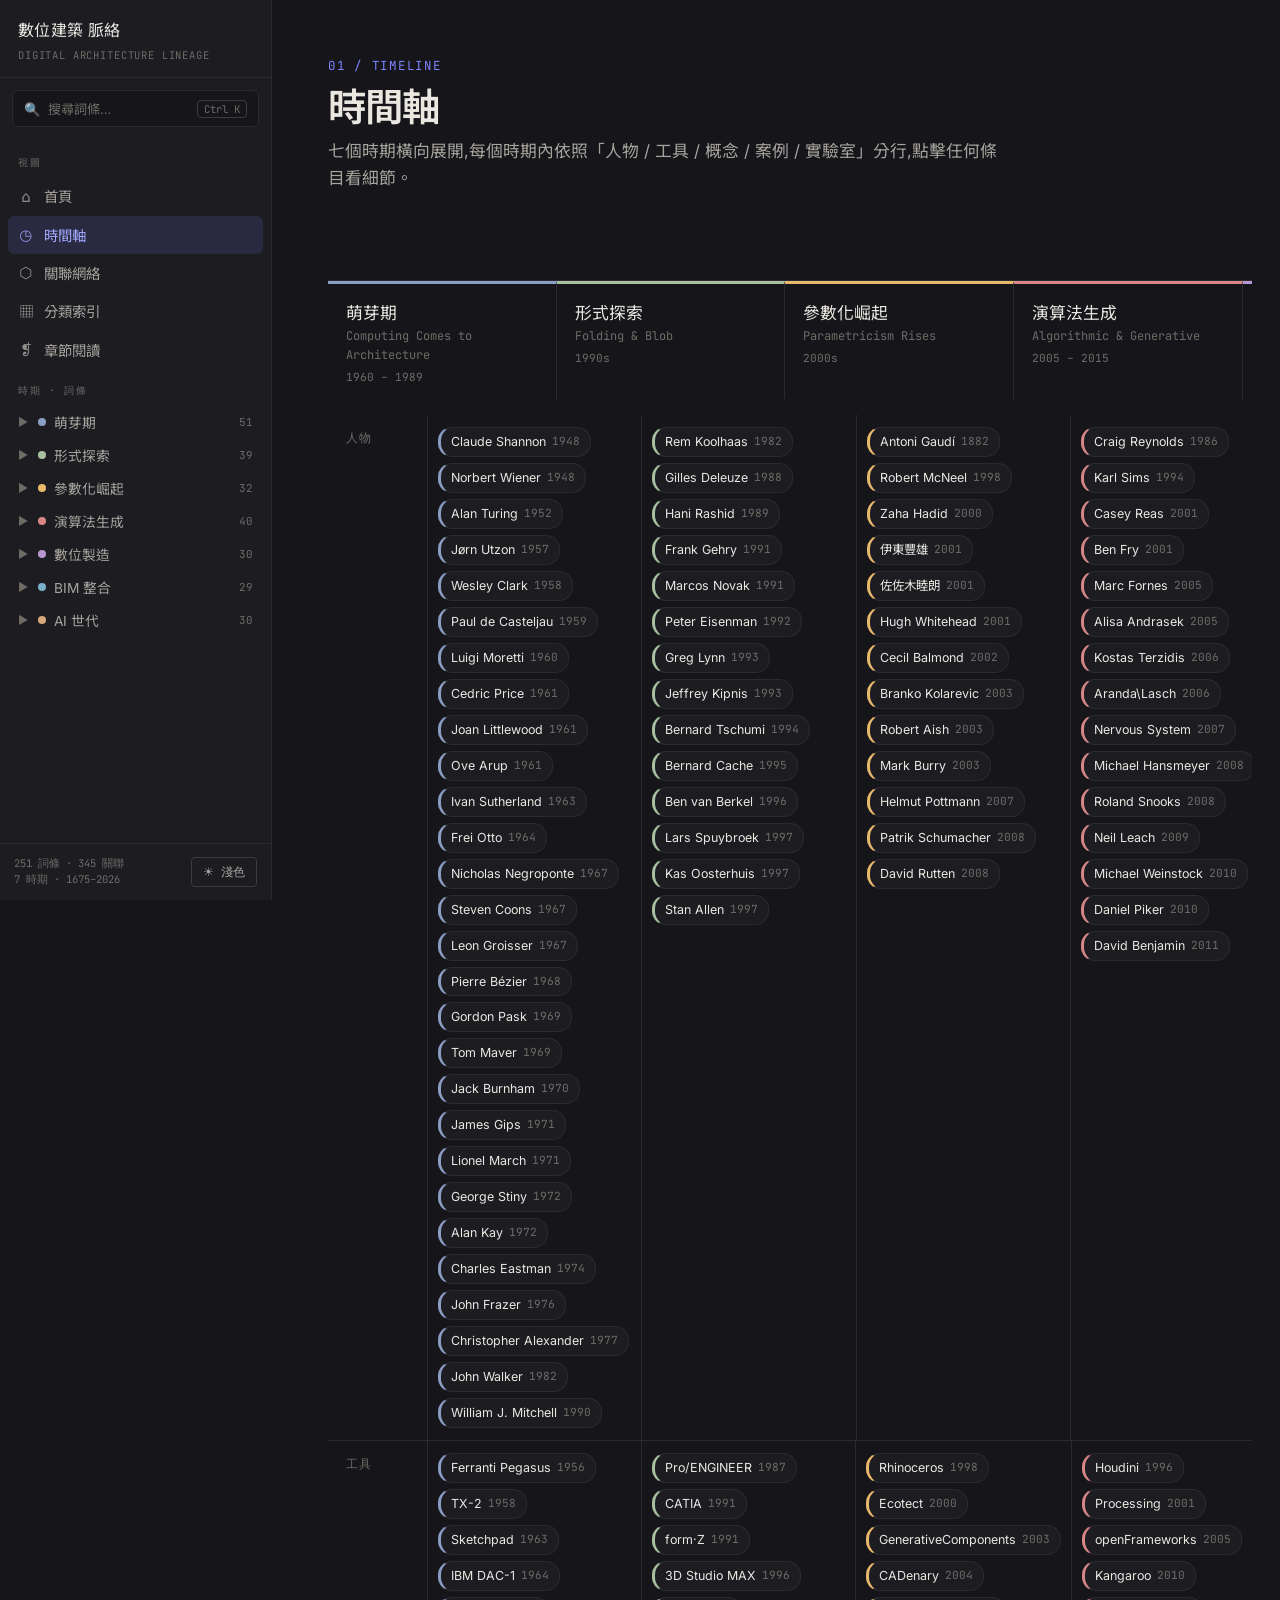
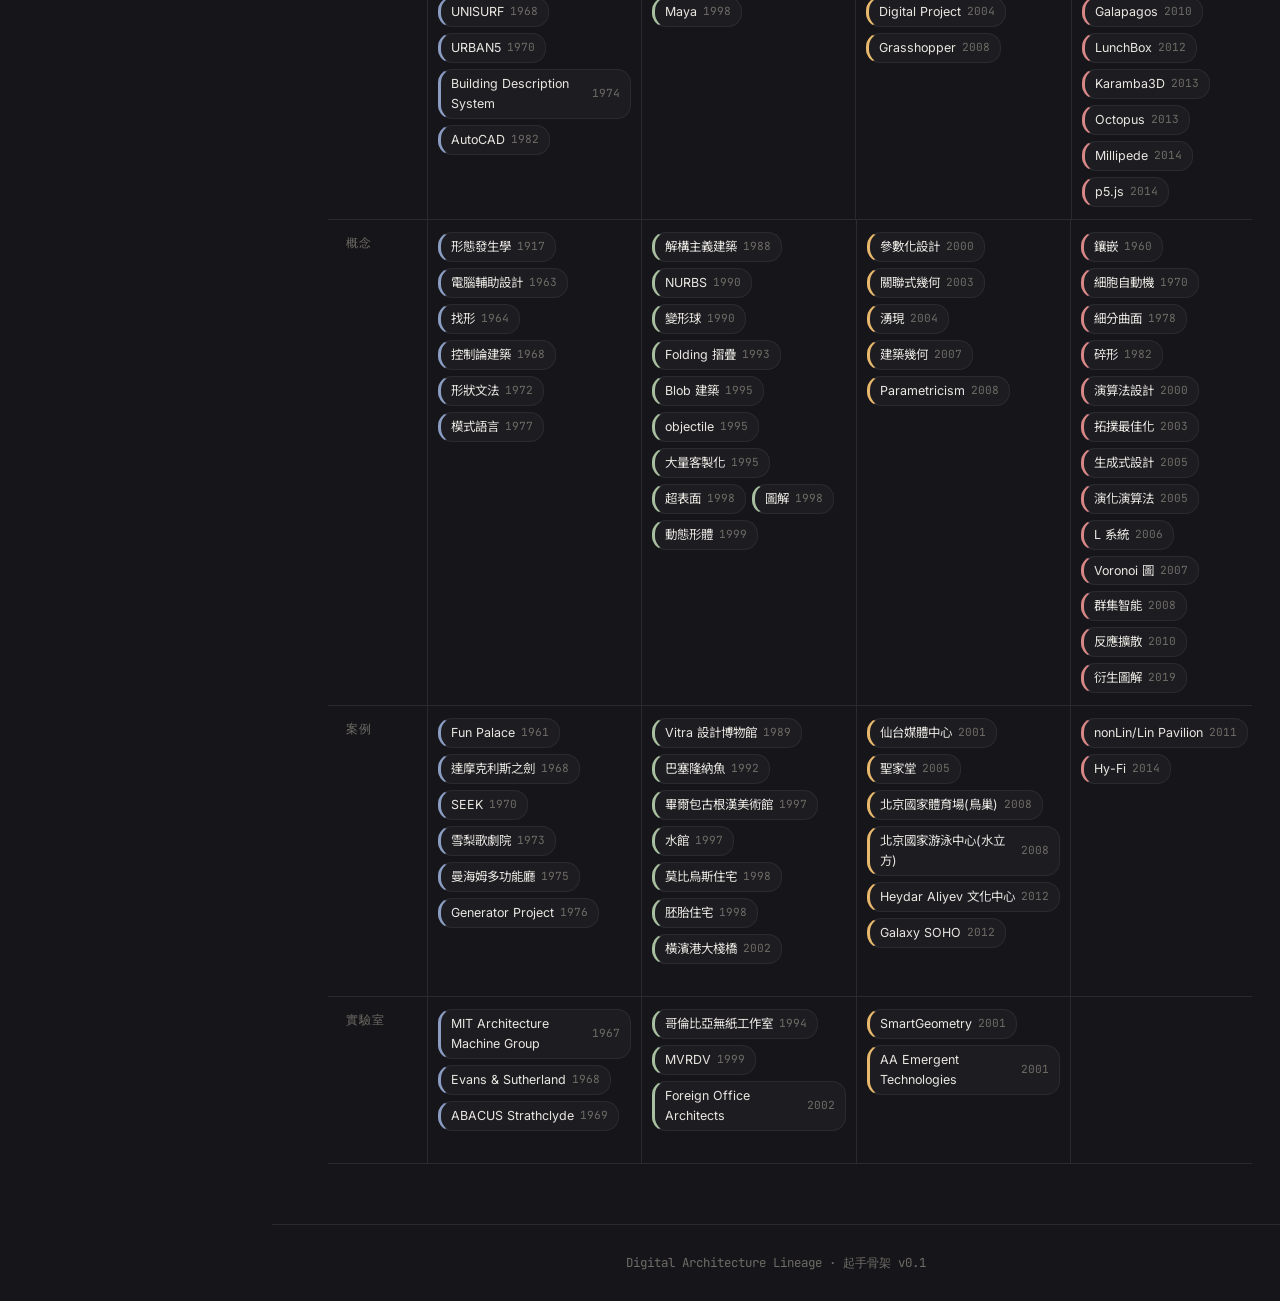
<file: timeline.html>
<!doctype html>
<html lang="zh-Hant">
<head>
  <meta charset="utf-8" />
  <meta name="viewport" content="width=device-width, initial-scale=1" />
  <title>時間軸 · 數位建築脈絡</title>
  <link rel="preconnect" href="https://fonts.googleapis.com">
  <link rel="preconnect" href="https://fonts.gstatic.com" crossorigin>
  <link href="https://fonts.googleapis.com/css2?family=Inter:wght@400;500;600&family=JetBrains+Mono:wght@400;500&family=Noto+Sans+TC:wght@400;500&family=Noto+Serif+TC:wght@400;500;700&display=swap" rel="stylesheet">
  <link rel="stylesheet" href="css/style.css">
</head>
<body data-page="timeline">
  <div id="nav"></div>

  <main class="page" style="max-width: 100%; padding-bottom: 0;">
    <div style="max-width: 1180px; margin: 0 auto; padding: 0 28px;">
      <div class="page-header">
        <div class="kicker">01 / Timeline</div>
        <h1>時間軸</h1>
        <p class="lead">七個時期橫向展開,每個時期內依照「人物 / 工具 / 概念 / 案例 / 實驗室」分行,點擊任何條目看細節。</p>
      </div>
    </div>

    <div class="timeline-container">
      <div class="timeline" id="timeline"></div>
    </div>
  </main>

  <div class="modal-backdrop" id="modal-backdrop">
    <div class="modal" id="modal">
      <button class="modal-close" id="modal-close">×</button>
      <div id="modal-body"></div>
    </div>
  </div>

  <footer class="site-footer">
    Digital Architecture Lineage · 起手骨架 v0.1
  </footer>

  <script src="data/entities.js"></script>
  <script src="js/wiki.js"></script>
  <script src="js/nav.js"></script>
  <script src="js/timeline.js"></script>
  <script src="js/modal.js"></script>
</body>
</html>
</file>
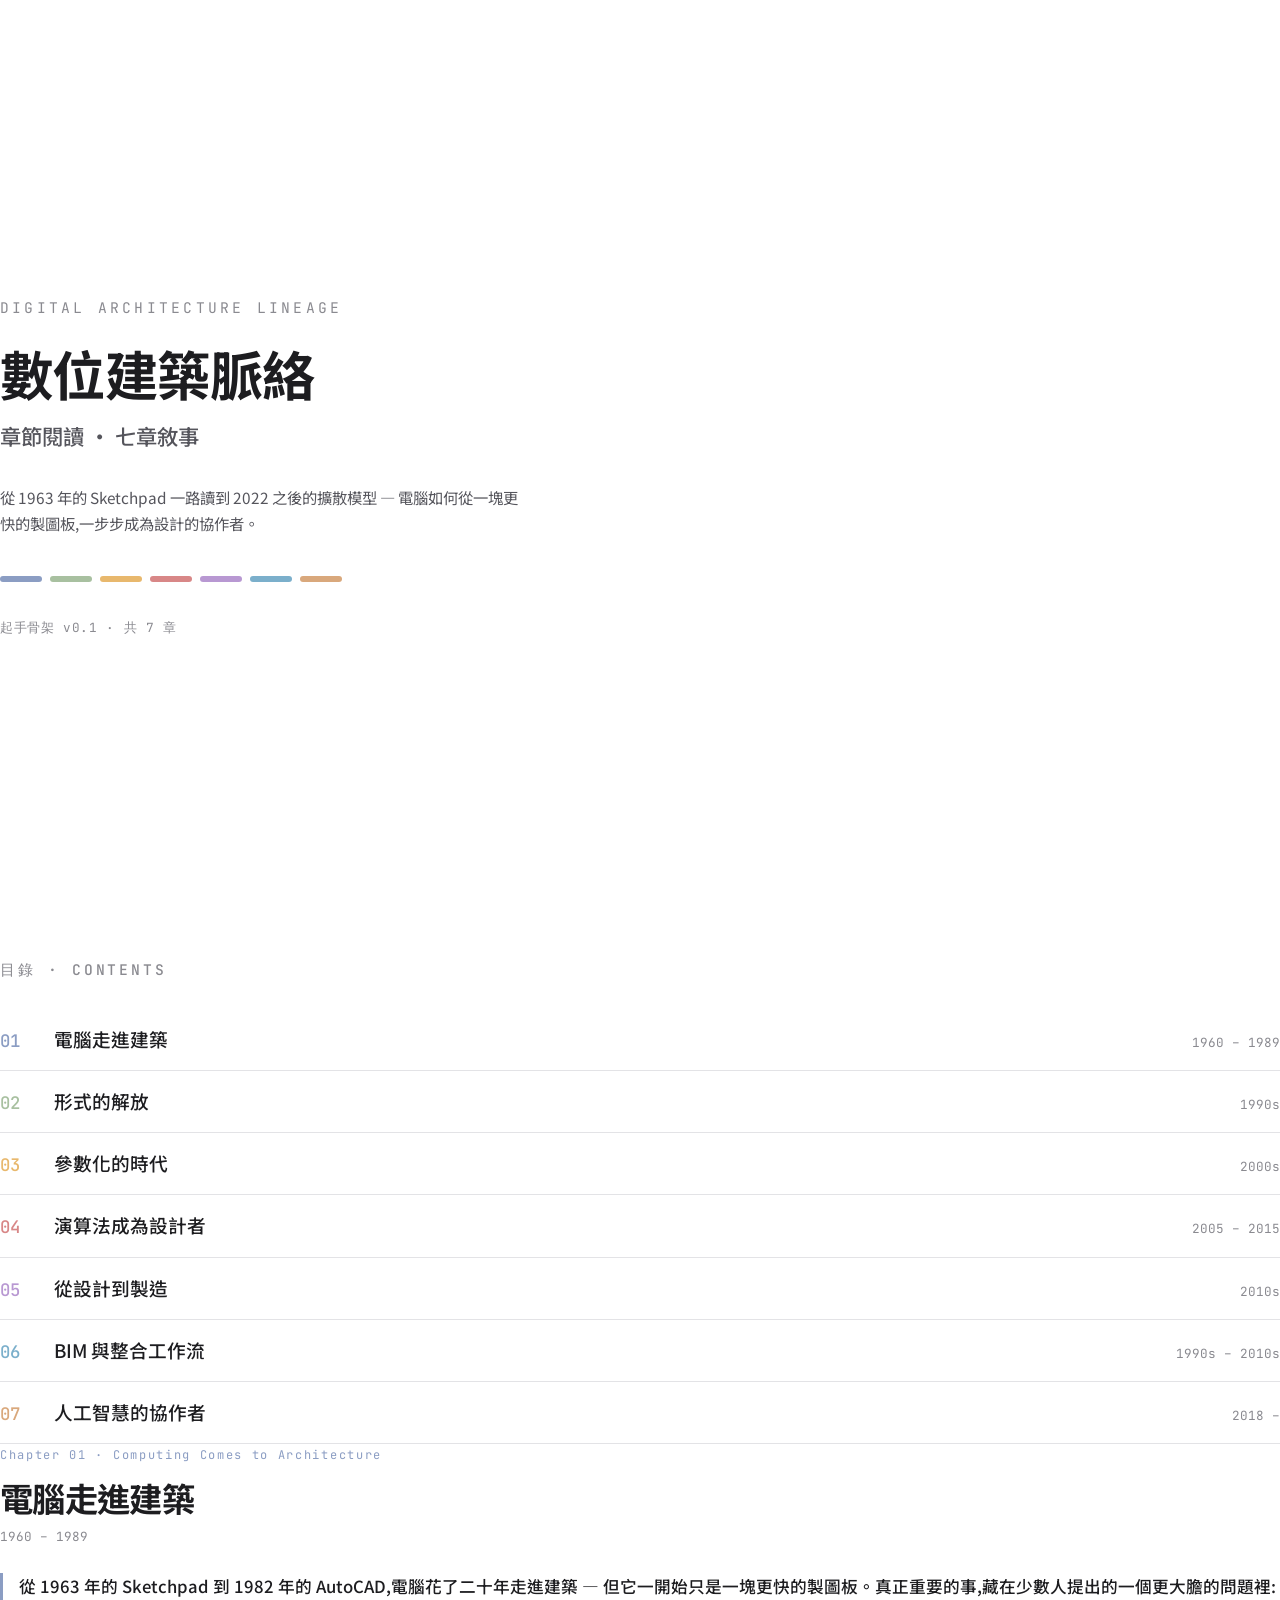
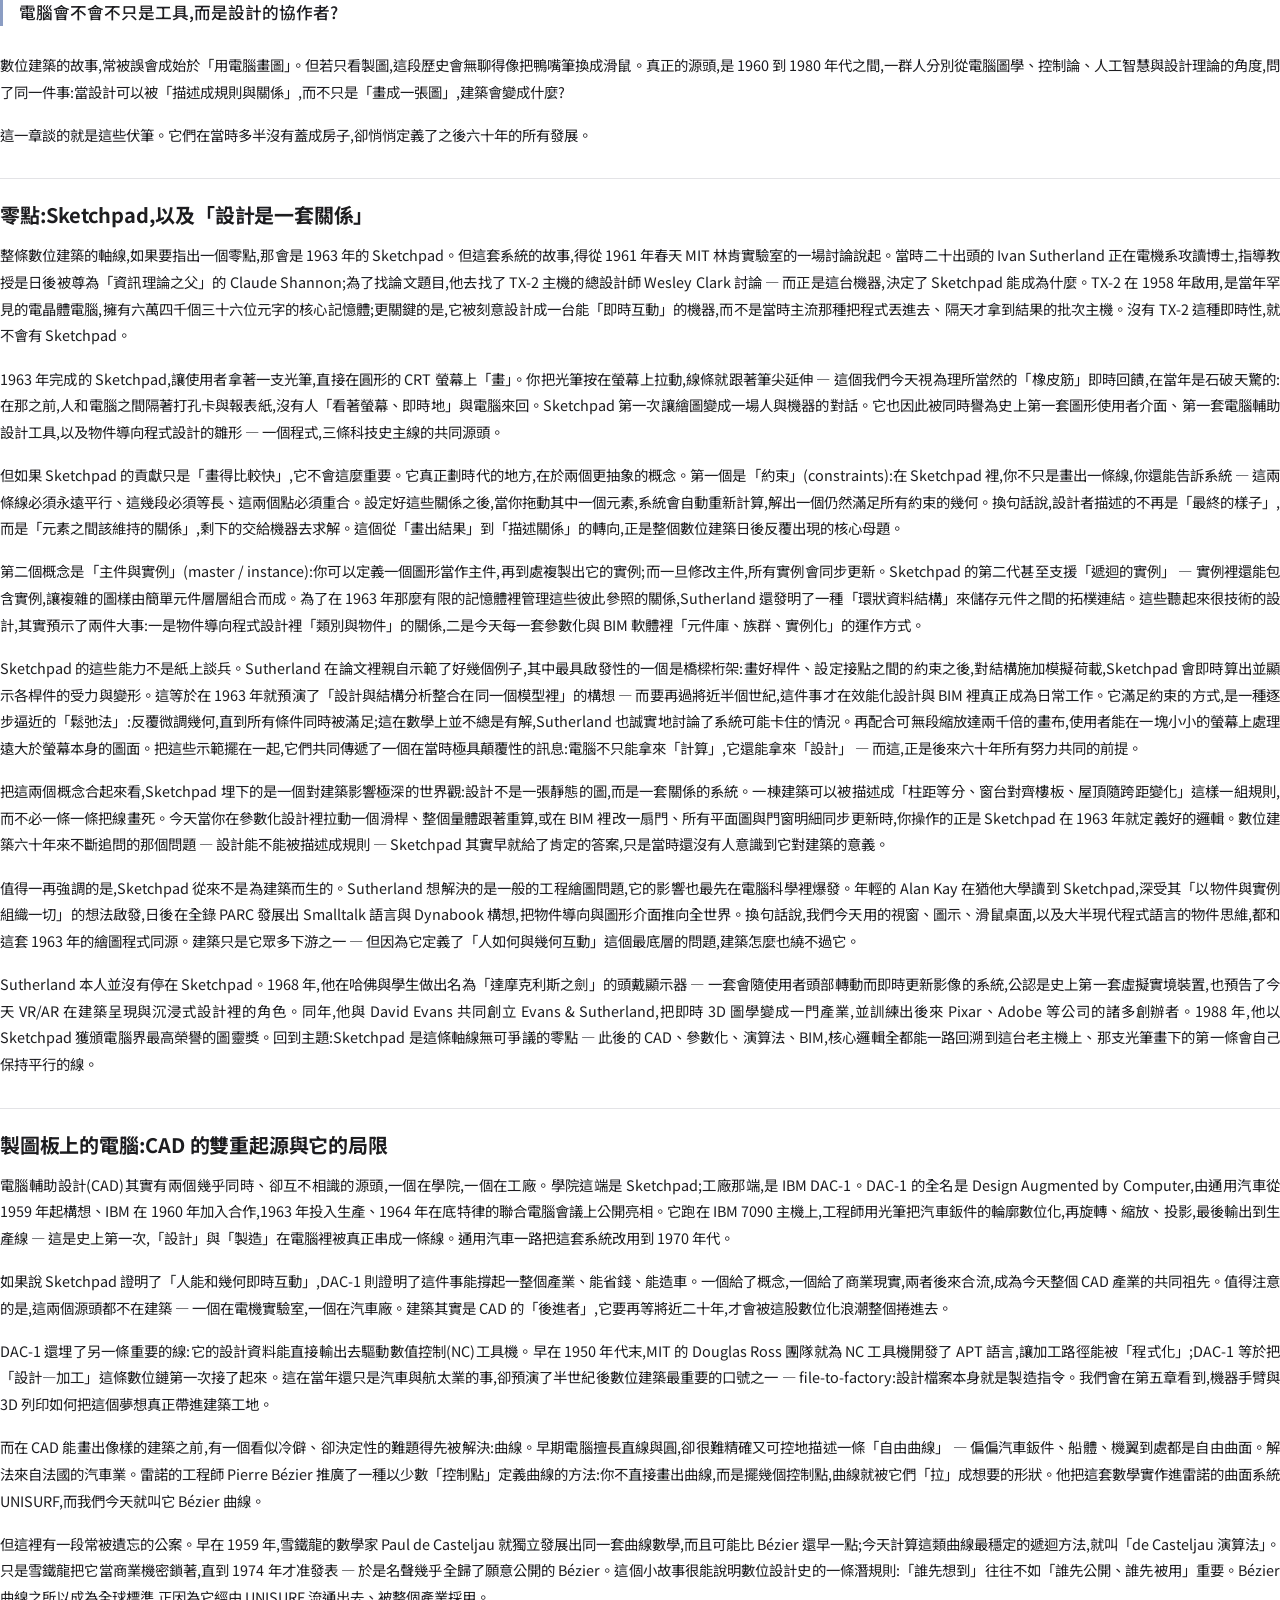
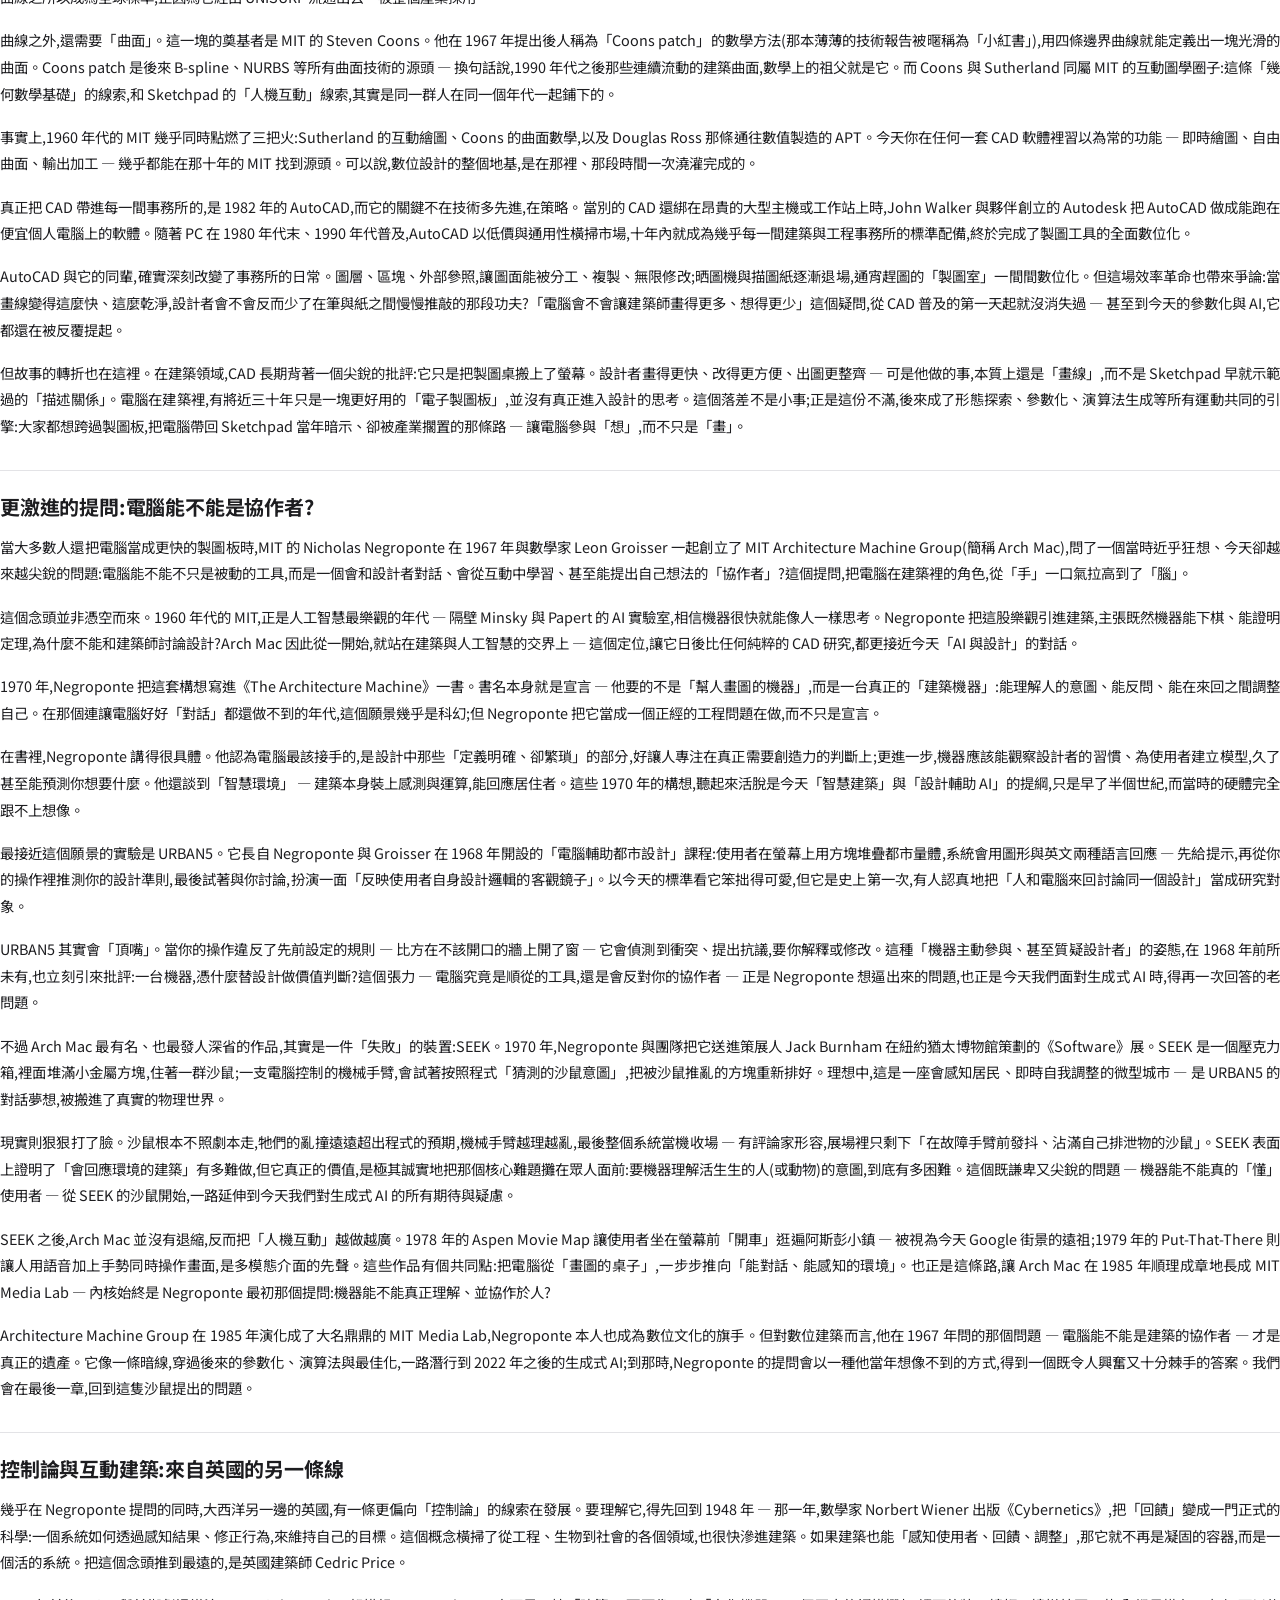
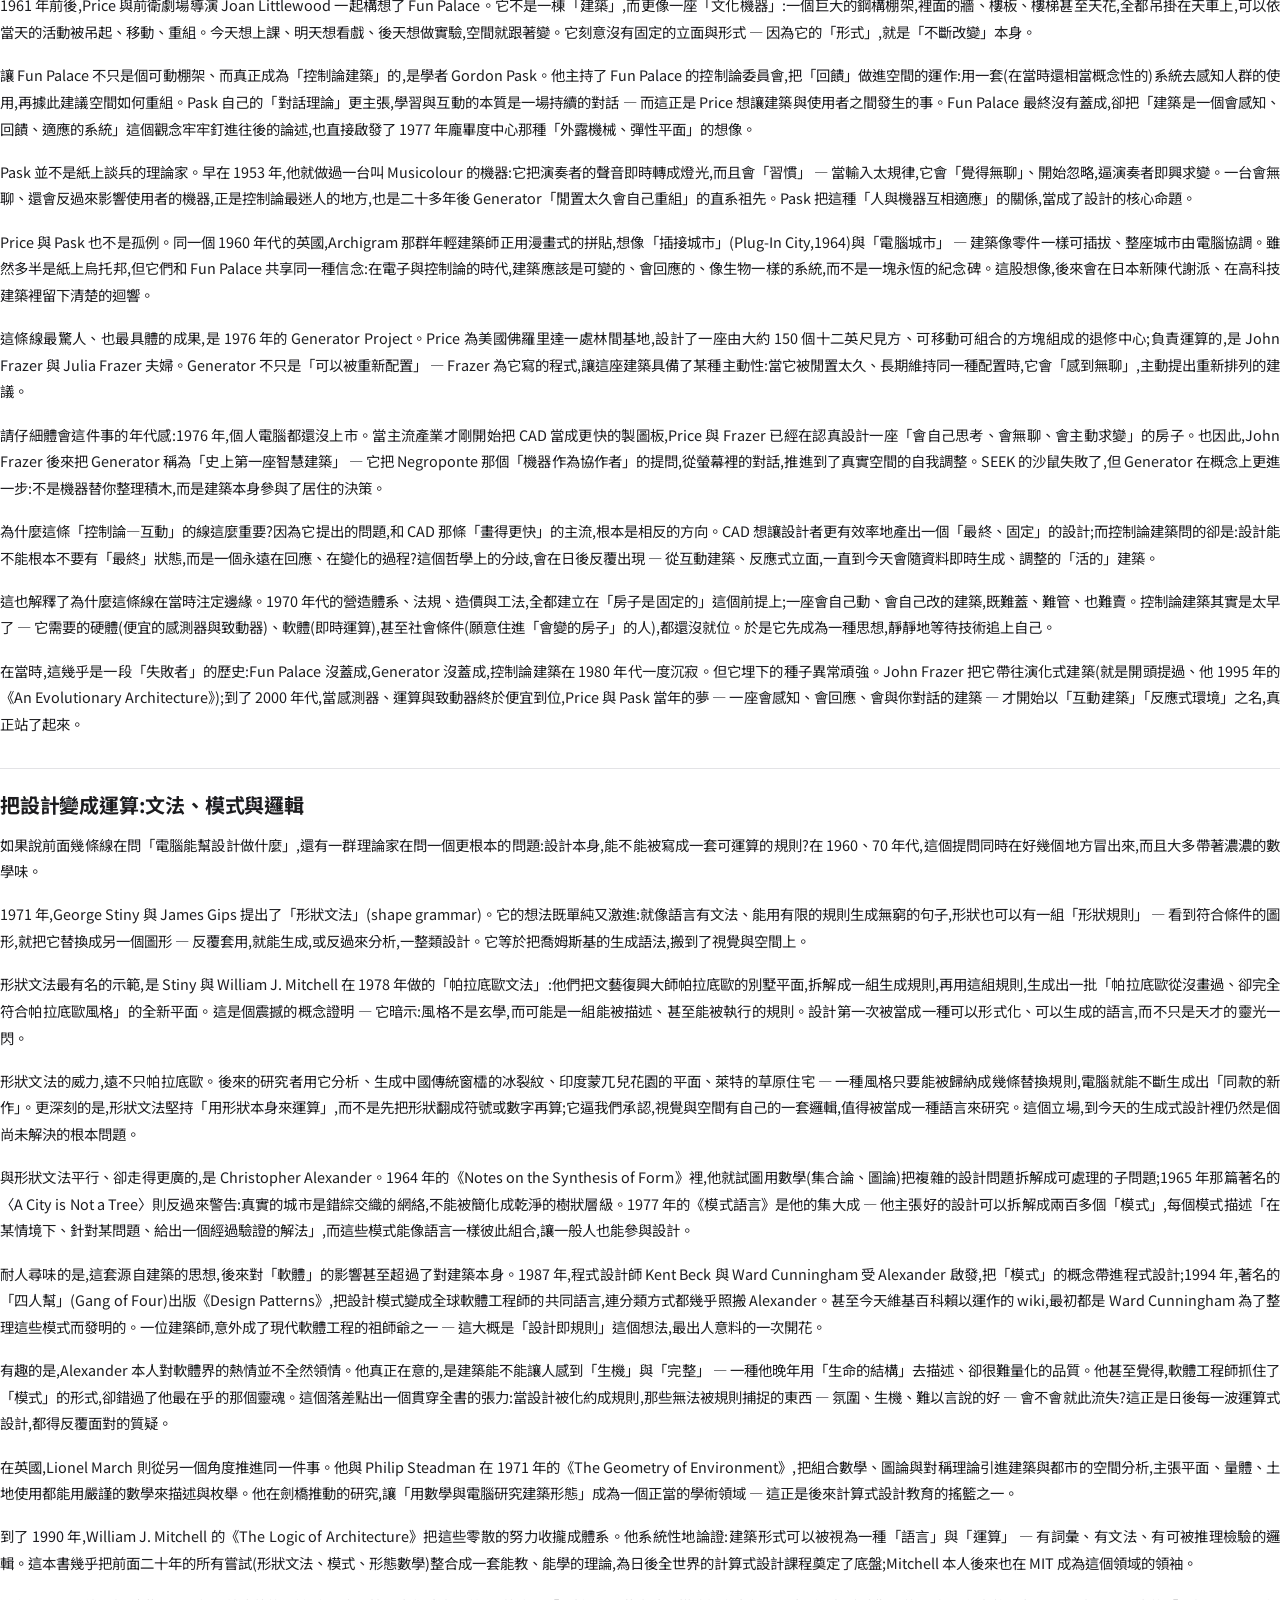
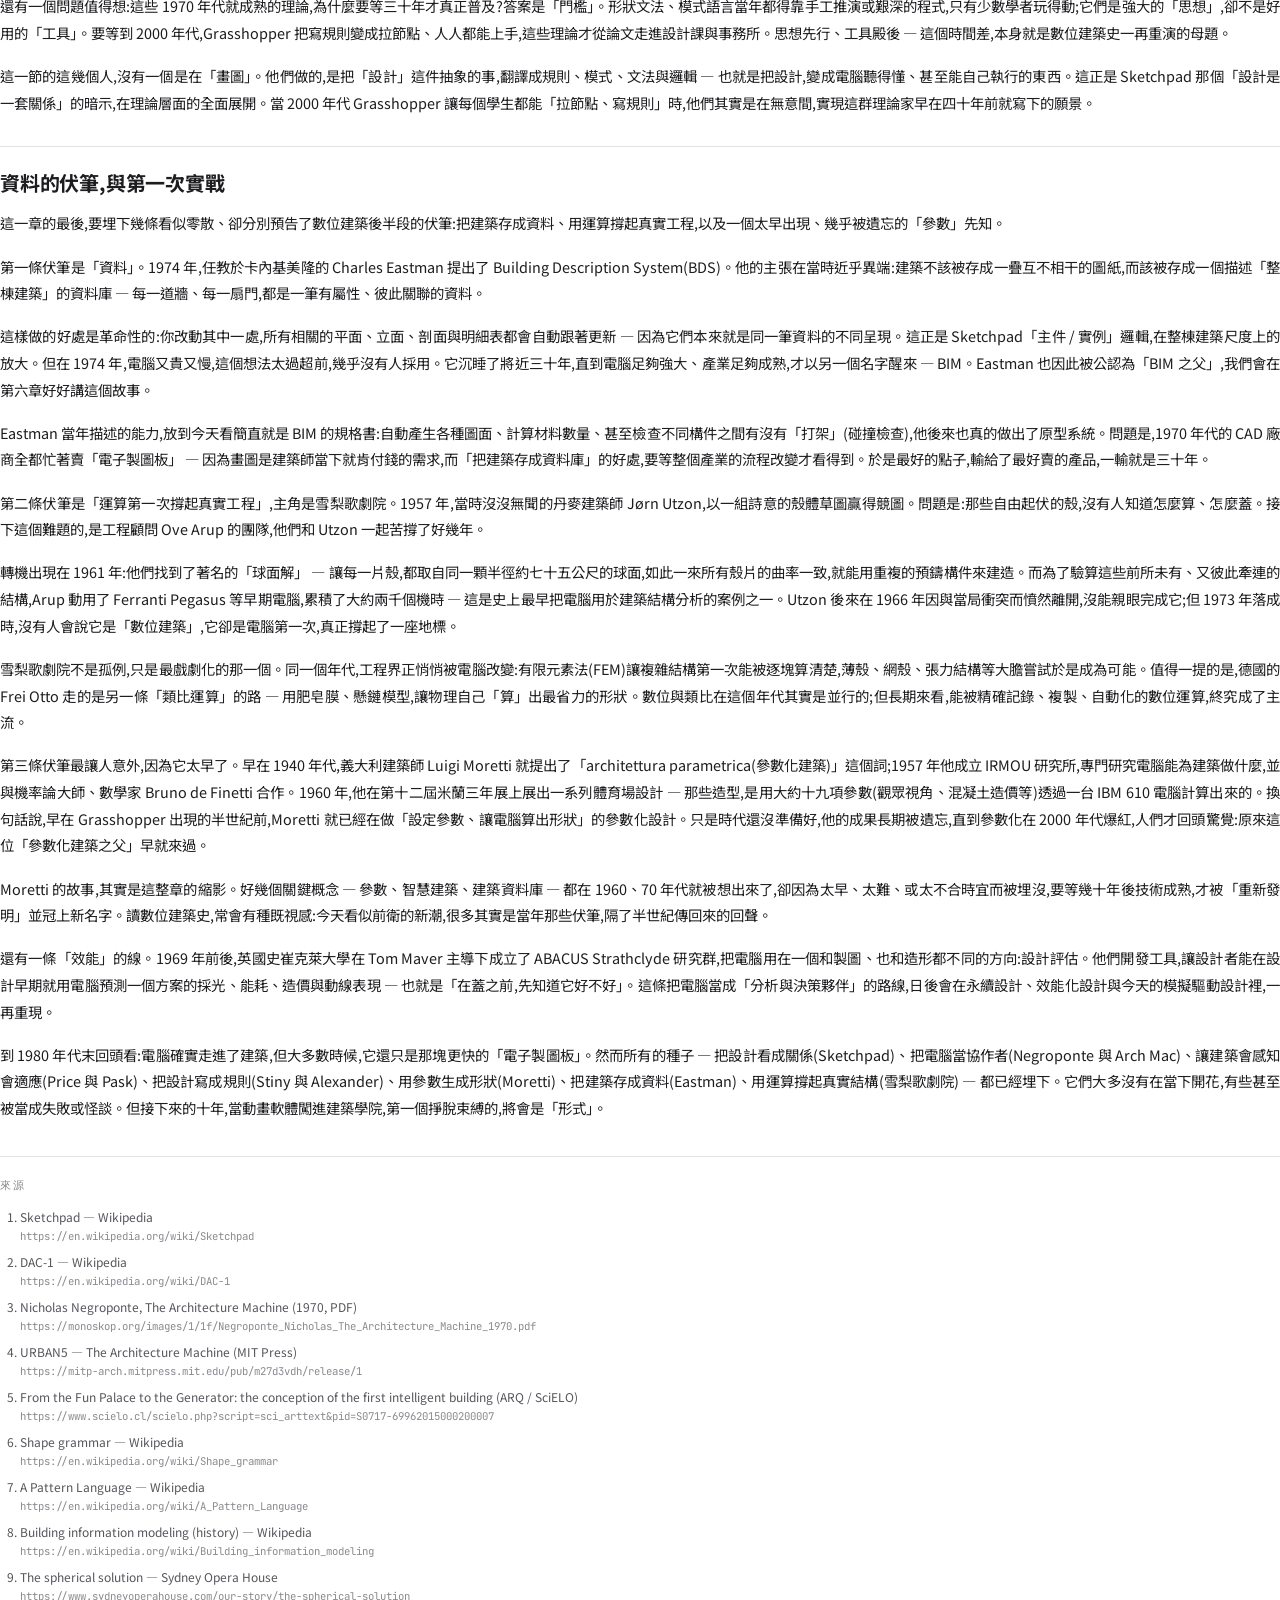
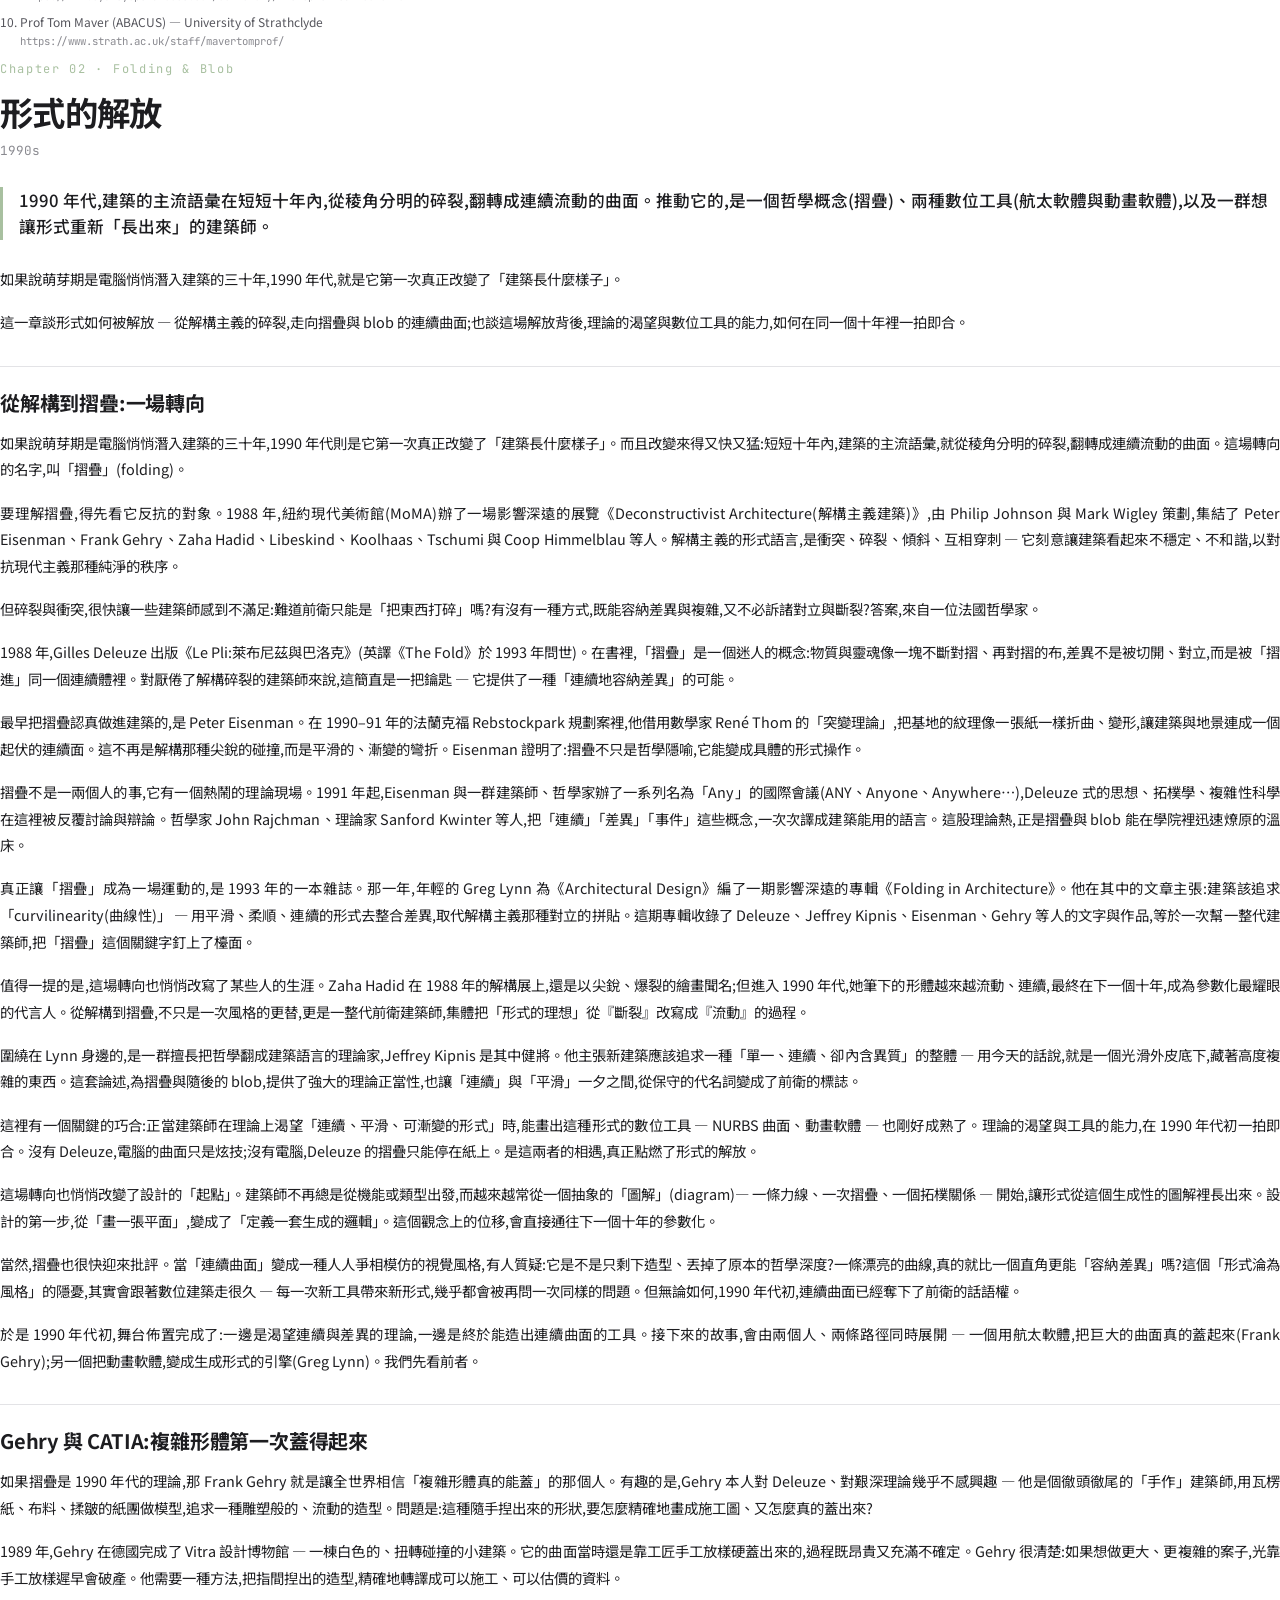
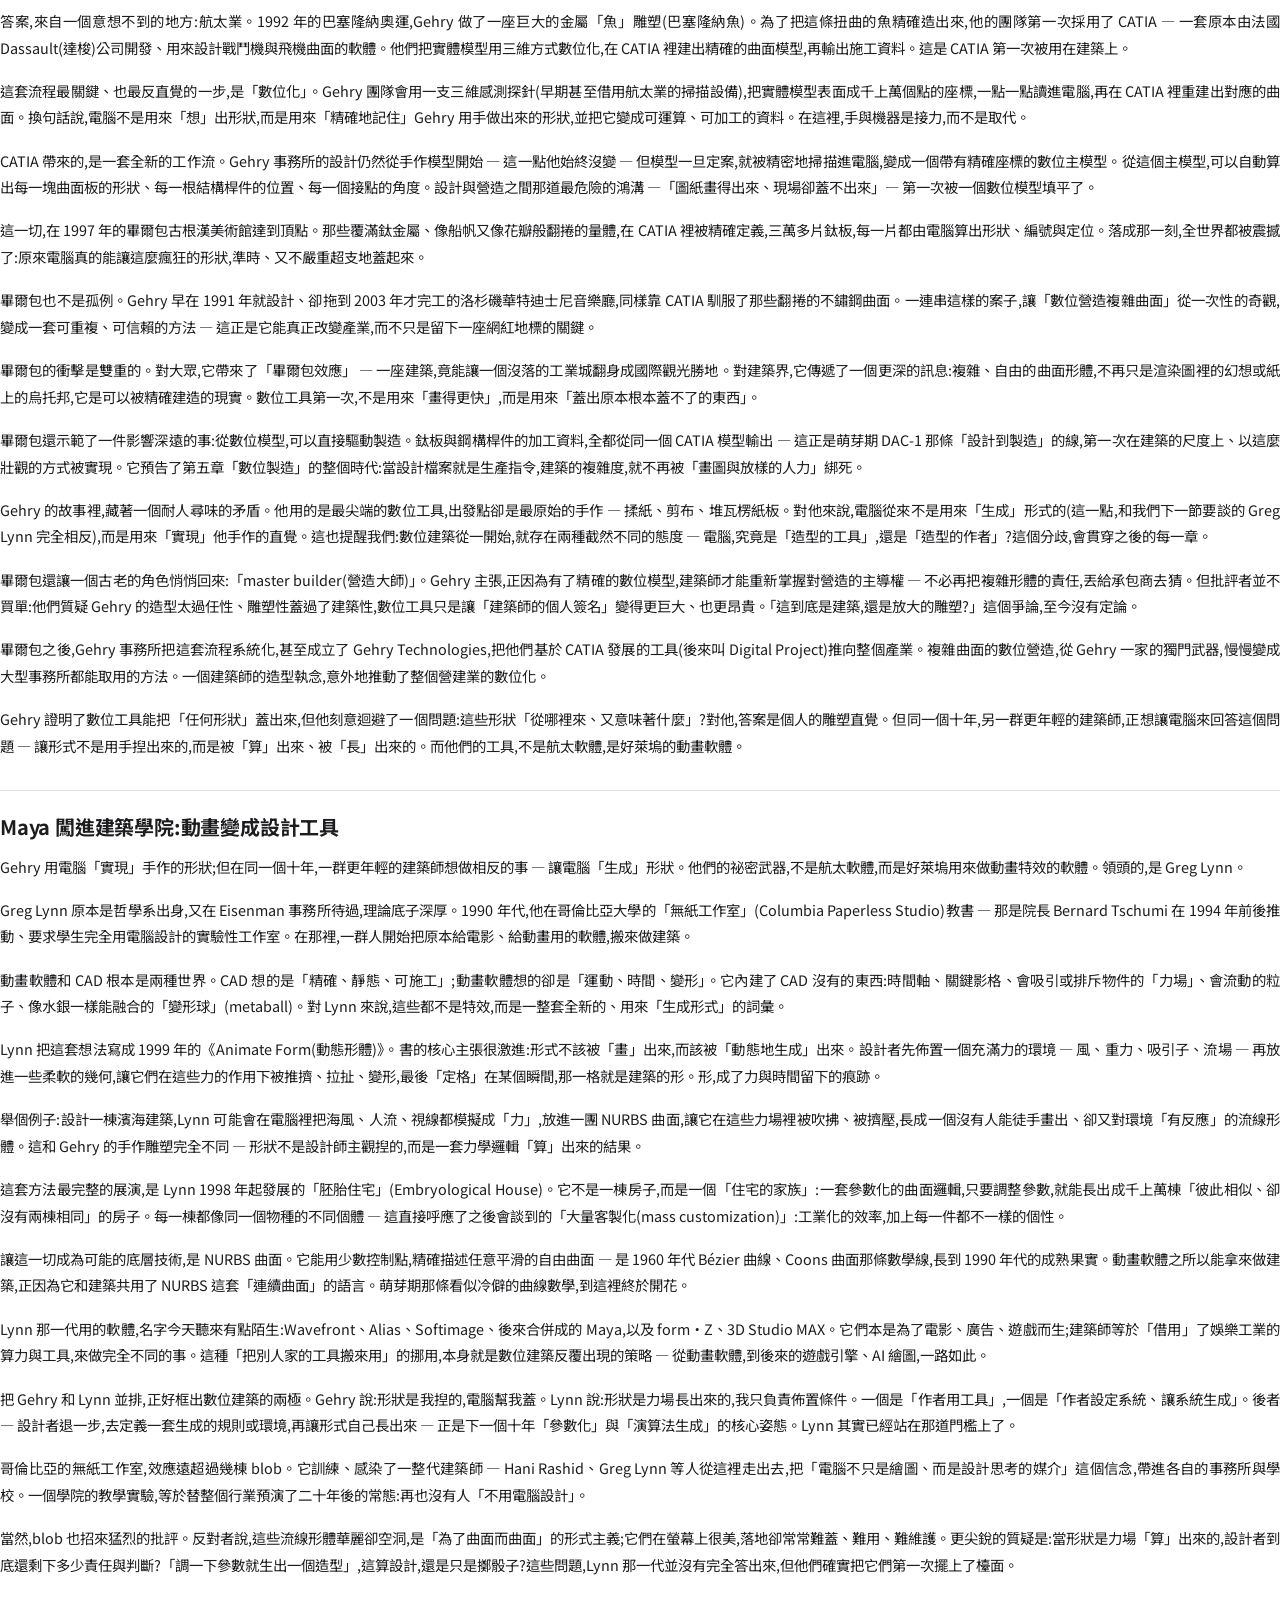
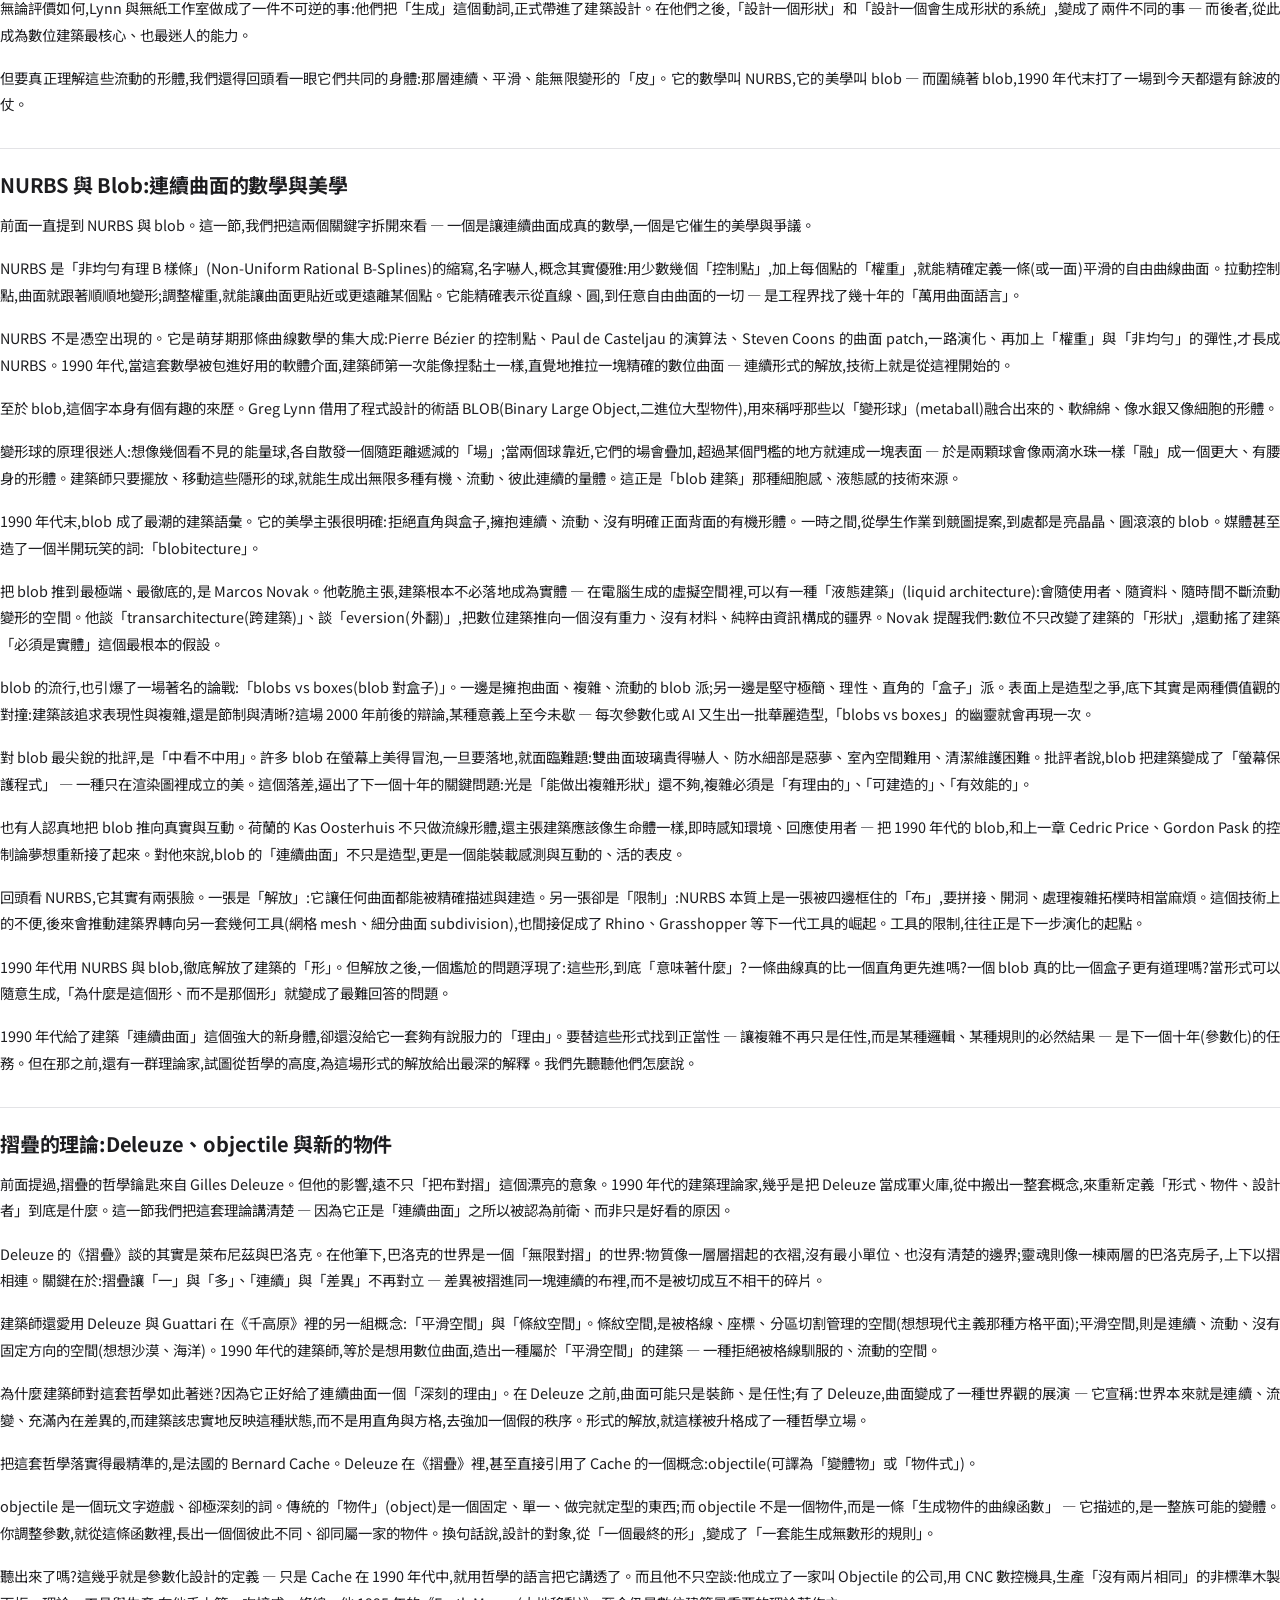
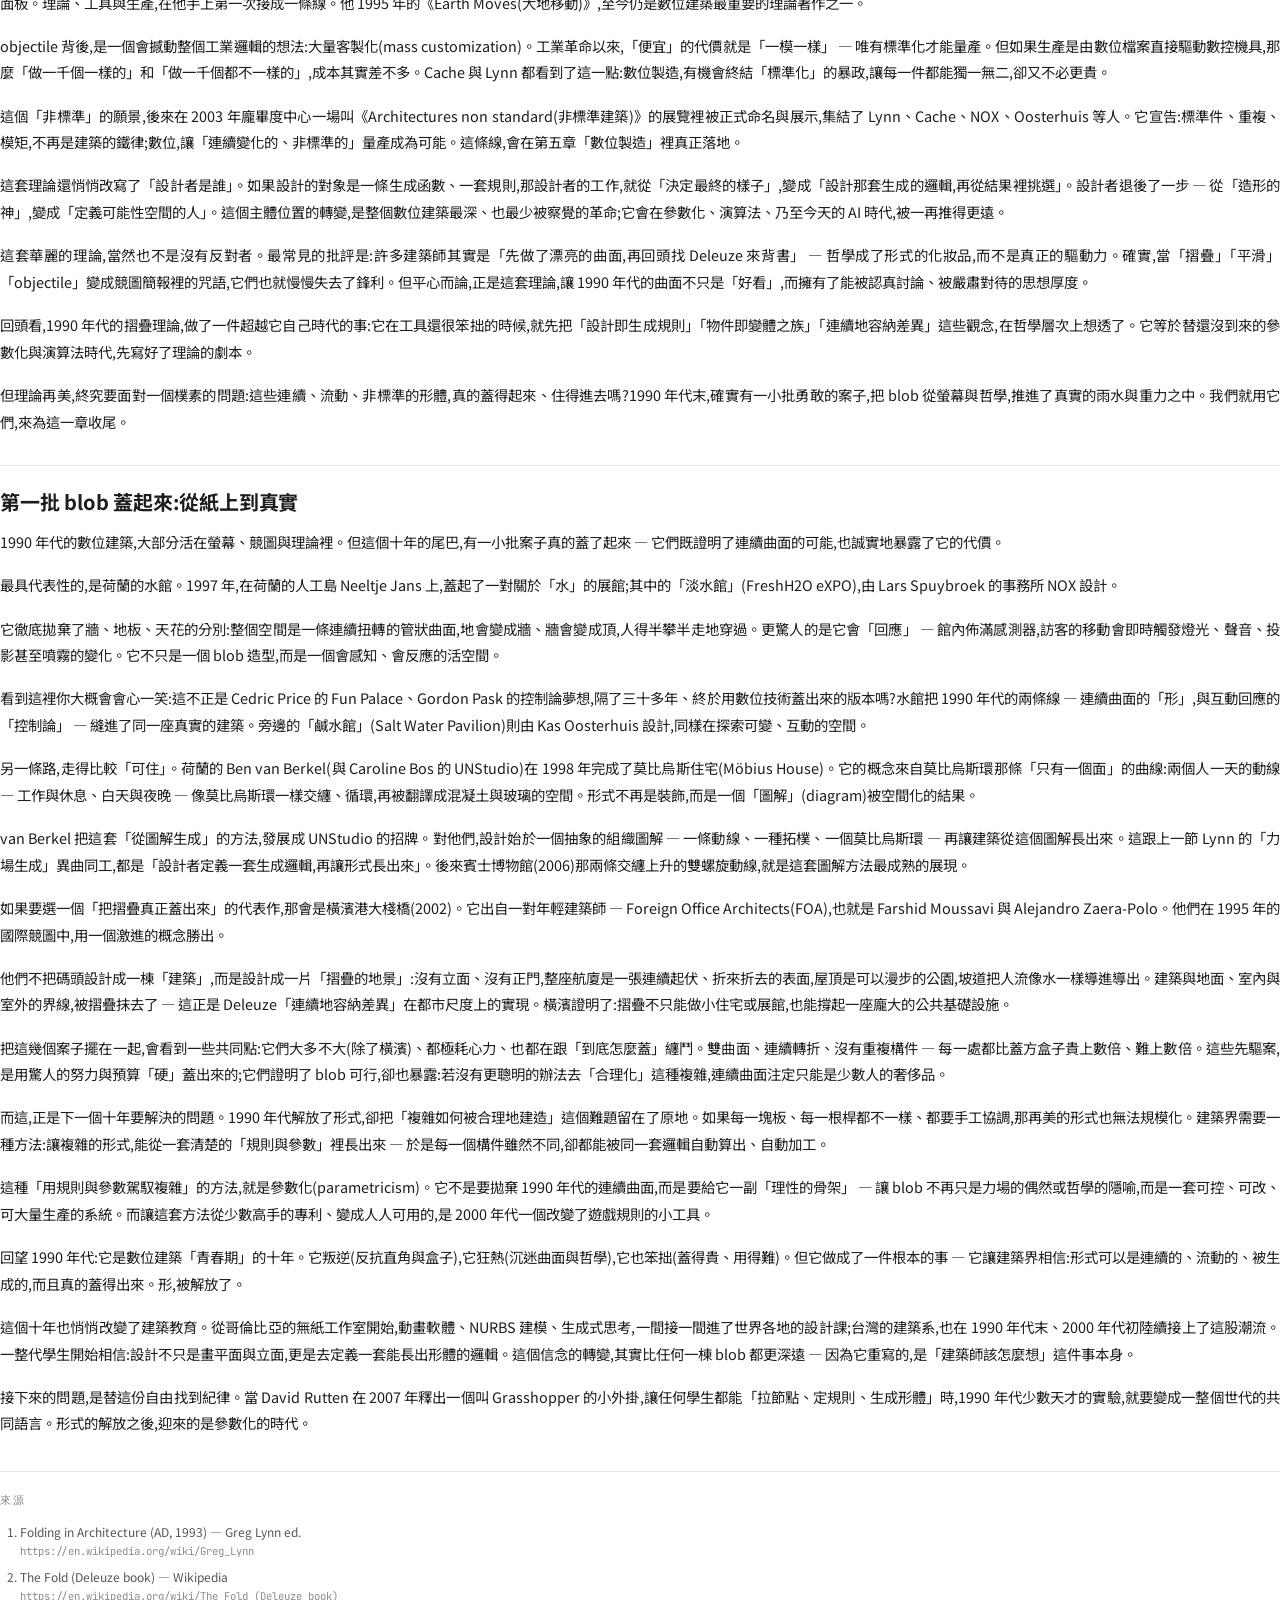
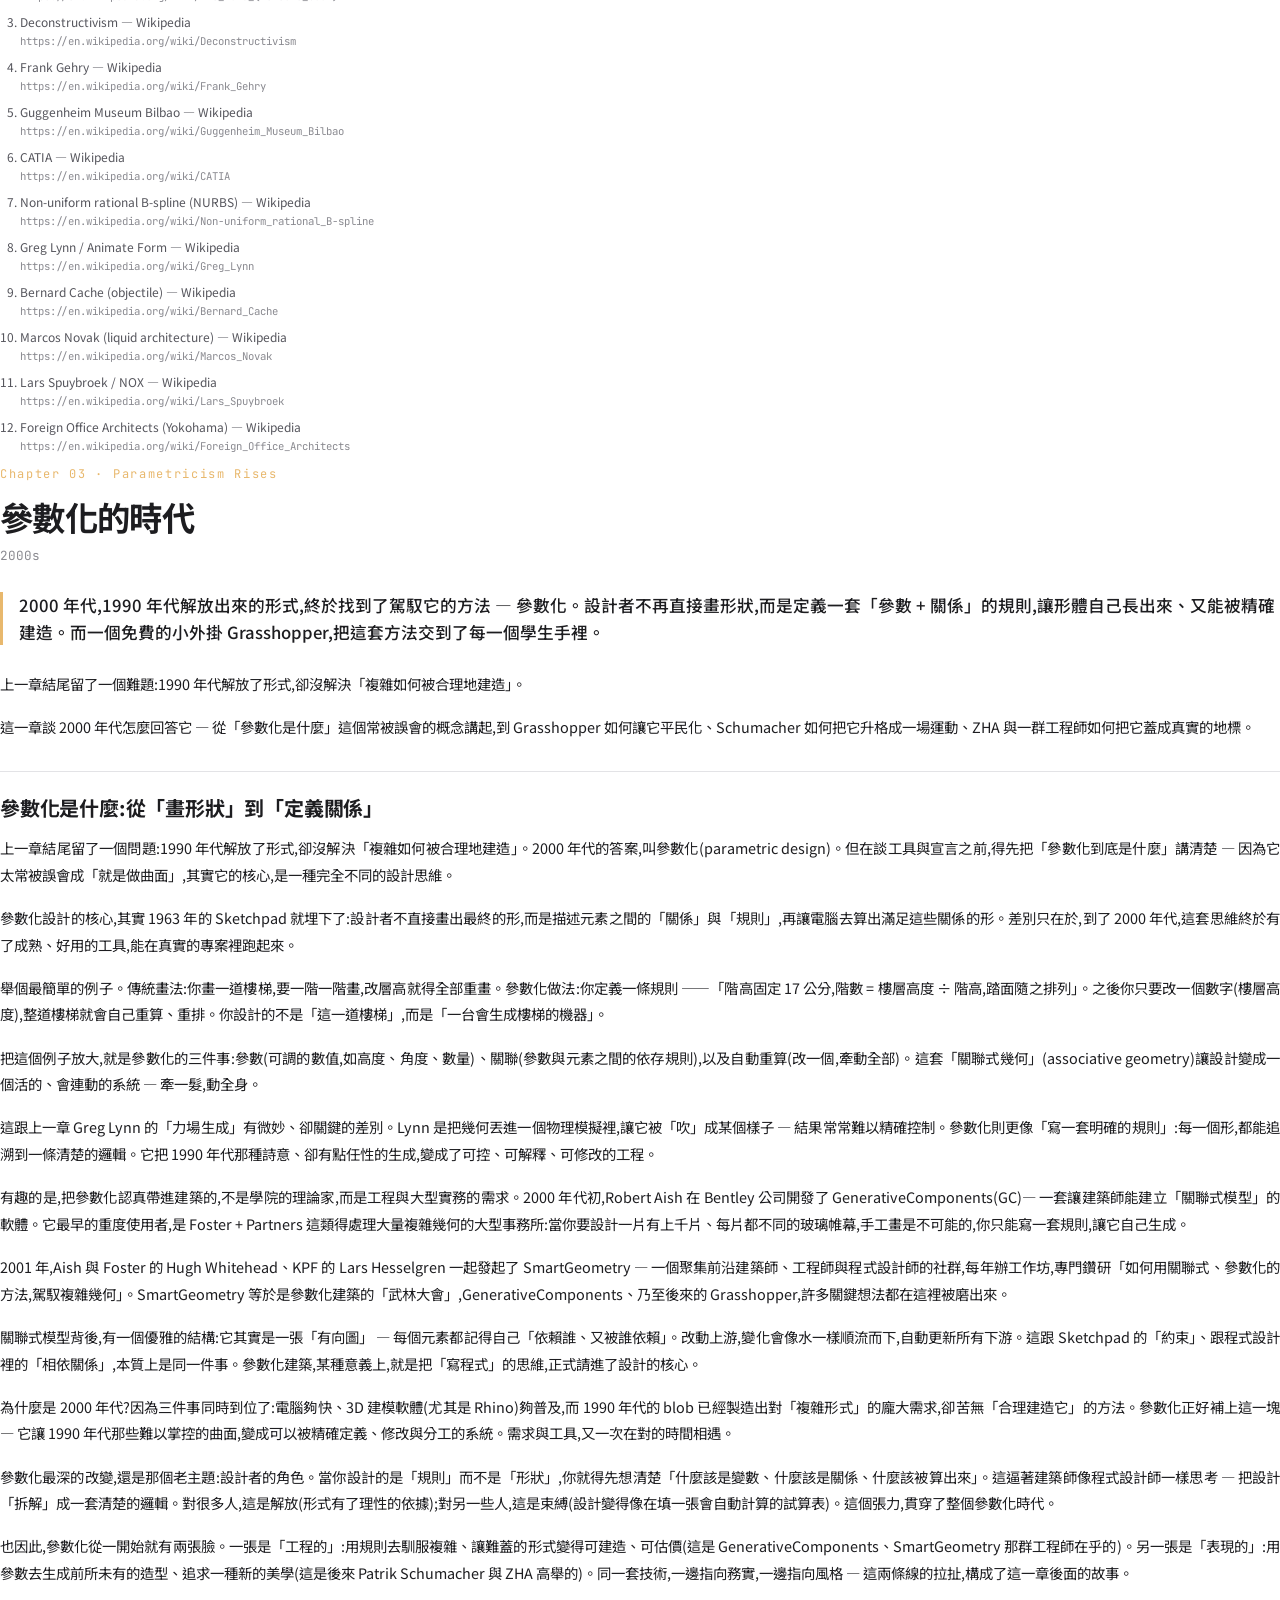
<file: print/chapters-article.html>
<!doctype html>
<html lang="zh-Hant"><head><meta charset="utf-8">
<title>數位建築脈絡 · 章節閱讀</title>
<link rel="preconnect" href="https://fonts.googleapis.com">
<link rel="preconnect" href="https://fonts.gstatic.com" crossorigin>
<link href="https://fonts.googleapis.com/css2?family=Noto+Sans+TC:wght@400;500;700&family=JetBrains+Mono:wght@400;500&display=swap" rel="stylesheet">
<style>
  :root{
    --ink:#1d1d20; --ink-2:#55555c; --ink-3:#8a8a90; --line:#e3e3e6;
    --sans:"Noto Sans TC","PingFang TC",-apple-system,"Helvetica Neue",sans-serif;
    --mono:"JetBrains Mono","SF Mono",Menlo,monospace;
  }
  @page{ size:A4; margin:20mm 18mm; }
  *{ box-sizing:border-box; }
  html,body{ margin:0; padding:0; }
  body{
    font-family:var(--sans); color:var(--ink); background:#fff;
    font-size:10.8pt; line-height:1.85;
    -webkit-print-color-adjust:exact; print-color-adjust:exact;
    text-rendering:optimizeLegibility;
  }
  p{ margin:0 0 1.15em; text-align:justify; }

  /* 封面 */
  .cover{ height:247mm; display:flex; flex-direction:column; justify-content:center;
          page-break-after:always; }
  .cover .kick{ font-family:var(--mono); font-size:11pt; letter-spacing:.22em;
                color:var(--ink-3); text-transform:uppercase; margin-bottom:22px; }
  .cover h1{ font-size:40pt; font-weight:700; letter-spacing:-.01em; margin:0 0 14px; line-height:1.1; }
  .cover .sub{ font-size:16pt; font-weight:500; color:var(--ink-2); margin:0 0 28px; }
  .cover .desc{ font-size:11.5pt; color:var(--ink-2); max-width:34em; margin:0 0 40px; line-height:1.7; }
  .cover .swatches{ display:flex; gap:8px; margin-bottom:34px; }
  .cover .swatches i{ width:42px; height:6px; border-radius:3px; display:block; }
  .cover .meta{ font-family:var(--mono); font-size:9.5pt; color:var(--ink-3); letter-spacing:.05em; }

  /* 目錄 */
  .toc{ page-break-after:always; padding-top:6mm; }
  .toc h2{ font-family:var(--mono); font-size:11pt; letter-spacing:.2em; text-transform:uppercase;
           color:var(--ink-3); font-weight:500; margin:0 0 26px; }
  .toc ol{ list-style:none; margin:0; padding:0; }
  .toc li{ display:flex; align-items:baseline; gap:16px; padding:13px 0; border-bottom:1px solid var(--line); }
  .toc-no{ font-family:var(--mono); font-size:13pt; font-weight:500; min-width:2.2em; }
  .toc-title{ font-size:14pt; font-weight:500; flex:1; }
  .toc-years{ font-family:var(--mono); font-size:9.5pt; color:var(--ink-3); }

  /* 章節 */
  .chapter{ page-break-before:always; }
  .ch-num{ font-family:var(--mono); font-size:9pt; letter-spacing:.14em; margin-bottom:12px; }
  .chapter h2{ font-size:25pt; font-weight:700; line-height:1.18; letter-spacing:-.02em; margin:0 0 8px; }
  .ch-years{ font-family:var(--mono); font-size:9.5pt; color:var(--ink-3); margin-bottom:24px; }
  .lead{ font-size:12.5pt; line-height:1.6; font-weight:500; color:var(--ink);
         padding-left:16px; border-left:3px solid; margin:0 0 26px; text-align:left; }

  .ch-sub{ margin-top:30px; }
  .ch-subhead{ font-size:15pt; font-weight:700; line-height:1.35; letter-spacing:-.01em;
               margin:0 0 14px; padding-top:22px; border-top:1px solid var(--line);
               break-after:avoid; page-break-after:avoid; }
  .ch-sub p:first-of-type{ break-before:avoid; }

  /* 來源 */
  .ch-sources{ margin-top:34px; padding-top:18px; border-top:1px solid var(--line); break-inside:avoid; }
  .ch-sources h4{ font-family:var(--mono); font-size:8.5pt; letter-spacing:.14em; text-transform:uppercase;
                  color:var(--ink-3); margin:0 0 12px; font-weight:500; }
  .ch-sources ol{ margin:0; padding-left:1.4em; }
  .ch-sources li{ font-size:9pt; line-height:1.5; color:var(--ink-2); margin-bottom:9px; }
  .src-url{ font-family:var(--mono); font-size:8pt; color:var(--ink-3); word-break:break-all; }
</style></head>
<body>
  <header class="cover">
    <div class="kick">Digital Architecture Lineage</div>
    <h1>數位建築脈絡</h1>
    <div class="sub">章節閱讀 · 七章敘事</div>
    <div class="desc">從 1963 年的 Sketchpad 一路讀到 2022 之後的擴散模型 — 電腦如何從一塊更快的製圖板,一步步成為設計的協作者。</div>
    <div class="swatches"><i style="background:#8B9DC3"></i><i style="background:#A8C0A0"></i><i style="background:#E8B86D"></i><i style="background:#D88787"></i><i style="background:#B898D2"></i><i style="background:#7BAFCB"></i><i style="background:#D9A87C"></i></div>
    <div class="meta">起手骨架 v0.1 · 共 7 章</div>
  </header>

  <nav class="toc">
    <h2>目錄 · Contents</h2>
    <ol><li>
      <span class="toc-no" style="color:#8B9DC3">01</span>
      <span class="toc-title">電腦走進建築</span>
      <span class="toc-years">1960 – 1989</span>
    </li><li>
      <span class="toc-no" style="color:#A8C0A0">02</span>
      <span class="toc-title">形式的解放</span>
      <span class="toc-years">1990s</span>
    </li><li>
      <span class="toc-no" style="color:#E8B86D">03</span>
      <span class="toc-title">參數化的時代</span>
      <span class="toc-years">2000s</span>
    </li><li>
      <span class="toc-no" style="color:#D88787">04</span>
      <span class="toc-title">演算法成為設計者</span>
      <span class="toc-years">2005 – 2015</span>
    </li><li>
      <span class="toc-no" style="color:#B898D2">05</span>
      <span class="toc-title">從設計到製造</span>
      <span class="toc-years">2010s</span>
    </li><li>
      <span class="toc-no" style="color:#7BAFCB">06</span>
      <span class="toc-title">BIM 與整合工作流</span>
      <span class="toc-years">1990s – 2010s</span>
    </li><li>
      <span class="toc-no" style="color:#D9A87C">07</span>
      <span class="toc-title">人工智慧的協作者</span>
      <span class="toc-years">2018 –</span>
    </li></ol>
  </nav>

  
    <section class="chapter">
      <div class="ch-num" style="color:#8B9DC3">Chapter 01 · Computing Comes to Architecture</div>
      <h2>電腦走進建築</h2>
      <div class="ch-years">1960 – 1989</div>
      <p class="lead" style="border-color:#8B9DC3">從 1963 年的 Sketchpad 到 1982 年的 AutoCAD,電腦花了二十年走進建築 — 但它一開始只是一塊更快的製圖板。真正重要的事,藏在少數人提出的一個更大膽的問題裡:電腦會不會不只是工具,而是設計的協作者?</p>
      <p>數位建築的故事,常被誤會成始於「用電腦畫圖」。但若只看製圖,這段歷史會無聊得像把鴨嘴筆換成滑鼠。真正的源頭,是 1960 到 1980 年代之間,一群人分別從電腦圖學、控制論、人工智慧與設計理論的角度,問了同一件事:當設計可以被「描述成規則與關係」,而不只是「畫成一張圖」,建築會變成什麼?</p><p>這一章談的就是這些伏筆。它們在當時多半沒有蓋成房子,卻悄悄定義了之後六十年的所有發展。</p>
      
      <section class="ch-sub">
        <h3 class="ch-subhead">零點:Sketchpad,以及「設計是一套關係」</h3>
        <p>整條數位建築的軸線,如果要指出一個零點,那會是 1963 年的 Sketchpad。但這套系統的故事,得從 1961 年春天 MIT 林肯實驗室的一場討論說起。當時二十出頭的 Ivan Sutherland 正在電機系攻讀博士,指導教授是日後被尊為「資訊理論之父」的 Claude Shannon;為了找論文題目,他去找了 TX-2 主機的總設計師 Wesley Clark 討論 — 而正是這台機器,決定了 Sketchpad 能成為什麼。TX-2 在 1958 年啟用,是當年罕見的電晶體電腦,擁有六萬四千個三十六位元字的核心記憶體;更關鍵的是,它被刻意設計成一台能「即時互動」的機器,而不是當時主流那種把程式丟進去、隔天才拿到結果的批次主機。沒有 TX-2 這種即時性,就不會有 Sketchpad。</p><p>1963 年完成的 Sketchpad,讓使用者拿著一支光筆,直接在圓形的 CRT 螢幕上「畫」。你把光筆按在螢幕上拉動,線條就跟著筆尖延伸 — 這個我們今天視為理所當然的「橡皮筋」即時回饋,在當年是石破天驚的:在那之前,人和電腦之間隔著打孔卡與報表紙,沒有人「看著螢幕、即時地」與電腦來回。Sketchpad 第一次讓繪圖變成一場人與機器的對話。它也因此被同時譽為史上第一套圖形使用者介面、第一套電腦輔助設計工具,以及物件導向程式設計的雛形 — 一個程式,三條科技史主線的共同源頭。</p><p>但如果 Sketchpad 的貢獻只是「畫得比較快」,它不會這麼重要。它真正劃時代的地方,在於兩個更抽象的概念。第一個是「約束」(constraints):在 Sketchpad 裡,你不只是畫出一條線,你還能告訴系統 — 這兩條線必須永遠平行、這幾段必須等長、這兩個點必須重合。設定好這些關係之後,當你拖動其中一個元素,系統會自動重新計算,解出一個仍然滿足所有約束的幾何。換句話說,設計者描述的不再是「最終的樣子」,而是「元素之間該維持的關係」,剩下的交給機器去求解。這個從「畫出結果」到「描述關係」的轉向,正是整個數位建築日後反覆出現的核心母題。</p><p>第二個概念是「主件與實例」(master / instance):你可以定義一個圖形當作主件,再到處複製出它的實例;而一旦修改主件,所有實例會同步更新。Sketchpad 的第二代甚至支援「遞迴的實例」 — 實例裡還能包含實例,讓複雜的圖樣由簡單元件層層組合而成。為了在 1963 年那麼有限的記憶體裡管理這些彼此參照的關係,Sutherland 還發明了一種「環狀資料結構」來儲存元件之間的拓樸連結。這些聽起來很技術的設計,其實預示了兩件大事:一是物件導向程式設計裡「類別與物件」的關係,二是今天每一套參數化與 BIM 軟體裡「元件庫、族群、實例化」的運作方式。</p><p>Sketchpad 的這些能力不是紙上談兵。Sutherland 在論文裡親自示範了好幾個例子,其中最具啟發性的一個是橋樑桁架:畫好桿件、設定接點之間的約束之後,對結構施加模擬荷載,Sketchpad 會即時算出並顯示各桿件的受力與變形。這等於在 1963 年就預演了「設計與結構分析整合在同一個模型裡」的構想 — 而要再過將近半個世紀,這件事才在效能化設計與 BIM 裡真正成為日常工作。它滿足約束的方式,是一種逐步逼近的「鬆弛法」:反覆微調幾何,直到所有條件同時被滿足;這在數學上並不總是有解,Sutherland 也誠實地討論了系統可能卡住的情況。再配合可無段縮放達兩千倍的畫布,使用者能在一塊小小的螢幕上處理遠大於螢幕本身的圖面。把這些示範擺在一起,它們共同傳遞了一個在當時極具顛覆性的訊息:電腦不只能拿來「計算」,它還能拿來「設計」 — 而這,正是後來六十年所有努力共同的前提。</p><p>把這兩個概念合起來看,Sketchpad 埋下的是一個對建築影響極深的世界觀:設計不是一張靜態的圖,而是一套關係的系統。一棟建築可以被描述成「柱距等分、窗台對齊樓板、屋頂隨跨距變化」這樣一組規則,而不必一條一條把線畫死。今天當你在參數化設計裡拉動一個滑桿、整個量體跟著重算,或在 BIM 裡改一扇門、所有平面圖與門窗明細同步更新時,你操作的正是 Sketchpad 在 1963 年就定義好的邏輯。數位建築六十年來不斷追問的那個問題 — 設計能不能被描述成規則 — Sketchpad 其實早就給了肯定的答案,只是當時還沒有人意識到它對建築的意義。</p><p>值得一再強調的是,Sketchpad 從來不是為建築而生的。Sutherland 想解決的是一般的工程繪圖問題,它的影響也最先在電腦科學裡爆發。年輕的 Alan Kay 在猶他大學讀到 Sketchpad,深受其「以物件與實例組織一切」的想法啟發,日後在全錄 PARC 發展出 Smalltalk 語言與 Dynabook 構想,把物件導向與圖形介面推向全世界。換句話說,我們今天用的視窗、圖示、滑鼠桌面,以及大半現代程式語言的物件思維,都和這套 1963 年的繪圖程式同源。建築只是它眾多下游之一 — 但因為它定義了「人如何與幾何互動」這個最底層的問題,建築怎麼也繞不過它。</p><p>Sutherland 本人並沒有停在 Sketchpad。1968 年,他在哈佛與學生做出名為「達摩克利斯之劍」的頭戴顯示器 — 一套會隨使用者頭部轉動而即時更新影像的系統,公認是史上第一套虛擬實境裝置,也預告了今天 VR/AR 在建築呈現與沉浸式設計裡的角色。同年,他與 David Evans 共同創立 Evans &amp; Sutherland,把即時 3D 圖學變成一門產業,並訓練出後來 Pixar、Adobe 等公司的諸多創辦者。1988 年,他以 Sketchpad 獲頒電腦界最高榮譽的圖靈獎。回到主題:Sketchpad 是這條軸線無可爭議的零點 — 此後的 CAD、參數化、演算法、BIM,核心邏輯全都能一路回溯到這台老主機上、那支光筆畫下的第一條會自己保持平行的線。</p>
      </section>
      <section class="ch-sub">
        <h3 class="ch-subhead">製圖板上的電腦:CAD 的雙重起源與它的局限</h3>
        <p>電腦輔助設計(CAD)其實有兩個幾乎同時、卻互不相識的源頭,一個在學院,一個在工廠。學院這端是 Sketchpad;工廠那端,是 IBM DAC-1。DAC-1 的全名是 Design Augmented by Computer,由通用汽車從 1959 年起構想、IBM 在 1960 年加入合作,1963 年投入生產、1964 年在底特律的聯合電腦會議上公開亮相。它跑在 IBM 7090 主機上,工程師用光筆把汽車鈑件的輪廓數位化,再旋轉、縮放、投影,最後輸出到生產線 — 這是史上第一次,「設計」與「製造」在電腦裡被真正串成一條線。通用汽車一路把這套系統改用到 1970 年代。</p><p>如果說 Sketchpad 證明了「人能和幾何即時互動」,DAC-1 則證明了這件事能撐起一整個產業、能省錢、能造車。一個給了概念,一個給了商業現實,兩者後來合流,成為今天整個 CAD 產業的共同祖先。值得注意的是,這兩個源頭都不在建築 — 一個在電機實驗室,一個在汽車廠。建築其實是 CAD 的「後進者」,它要再等將近二十年,才會被這股數位化浪潮整個捲進去。</p><p>DAC-1 還埋了另一條重要的線:它的設計資料能直接輸出去驅動數值控制(NC)工具機。早在 1950 年代末,MIT 的 Douglas Ross 團隊就為 NC 工具機開發了 APT 語言,讓加工路徑能被「程式化」;DAC-1 等於把「設計—加工」這條數位鏈第一次接了起來。這在當年還只是汽車與航太業的事,卻預演了半世紀後數位建築最重要的口號之一 — file-to-factory:設計檔案本身就是製造指令。我們會在第五章看到,機器手臂與 3D 列印如何把這個夢想真正帶進建築工地。</p><p>而在 CAD 能畫出像樣的建築之前,有一個看似冷僻、卻決定性的難題得先被解決:曲線。早期電腦擅長直線與圓,卻很難精確又可控地描述一條「自由曲線」 — 偏偏汽車鈑件、船體、機翼到處都是自由曲面。解法來自法國的汽車業。雷諾的工程師 Pierre Bézier 推廣了一種以少數「控制點」定義曲線的方法:你不直接畫出曲線,而是擺幾個控制點,曲線就被它們「拉」成想要的形狀。他把這套數學實作進雷諾的曲面系統 UNISURF,而我們今天就叫它 Bézier 曲線。</p><p>但這裡有一段常被遺忘的公案。早在 1959 年,雪鐵龍的數學家 Paul de Casteljau 就獨立發展出同一套曲線數學,而且可能比 Bézier 還早一點;今天計算這類曲線最穩定的遞迴方法,就叫「de Casteljau 演算法」。只是雪鐵龍把它當商業機密鎖著,直到 1974 年才准發表 — 於是名聲幾乎全歸了願意公開的 Bézier。這個小故事很能說明數位設計史的一條潛規則:「誰先想到」往往不如「誰先公開、誰先被用」重要。Bézier 曲線之所以成為全球標準,正因為它經由 UNISURF 流通出去、被整個產業採用。</p><p>曲線之外,還需要「曲面」。這一塊的奠基者是 MIT 的 Steven Coons。他在 1967 年提出後人稱為「Coons patch」的數學方法(那本薄薄的技術報告被暱稱為「小紅書」),用四條邊界曲線就能定義出一塊光滑的曲面。Coons patch 是後來 B-spline、NURBS 等所有曲面技術的源頭 — 換句話說,1990 年代之後那些連續流動的建築曲面,數學上的祖父就是它。而 Coons 與 Sutherland 同屬 MIT 的互動圖學圈子:這條「幾何數學基礎」的線索,和 Sketchpad 的「人機互動」線索,其實是同一群人在同一個年代一起鋪下的。</p><p>事實上,1960 年代的 MIT 幾乎同時點燃了三把火:Sutherland 的互動繪圖、Coons 的曲面數學,以及 Douglas Ross 那條通往數值製造的 APT。今天你在任何一套 CAD 軟體裡習以為常的功能 — 即時繪圖、自由曲面、輸出加工 — 幾乎都能在那十年的 MIT 找到源頭。可以說,數位設計的整個地基,是在那裡、那段時間一次澆灌完成的。</p><p>真正把 CAD 帶進每一間事務所的,是 1982 年的 AutoCAD,而它的關鍵不在技術多先進,在策略。當別的 CAD 還綁在昂貴的大型主機或工作站上時,John Walker 與夥伴創立的 Autodesk 把 AutoCAD 做成能跑在便宜個人電腦上的軟體。隨著 PC 在 1980 年代末、1990 年代普及,AutoCAD 以低價與通用性橫掃市場,十年內就成為幾乎每一間建築與工程事務所的標準配備,終於完成了製圖工具的全面數位化。</p><p>AutoCAD 與它的同輩,確實深刻改變了事務所的日常。圖層、區塊、外部參照,讓圖面能被分工、複製、無限修改;晒圖機與描圖紙逐漸退場,通宵趕圖的「製圖室」一間間數位化。但這場效率革命也帶來爭論:當畫線變得這麼快、這麼乾淨,設計者會不會反而少了在筆與紙之間慢慢推敲的那段功夫?「電腦會不會讓建築師畫得更多、想得更少」這個疑問,從 CAD 普及的第一天起就沒消失過 — 甚至到今天的參數化與 AI,它都還在被反覆提起。</p><p>但故事的轉折也在這裡。在建築領域,CAD 長期背著一個尖銳的批評:它只是把製圖桌搬上了螢幕。設計者畫得更快、改得更方便、出圖更整齊 — 可是他做的事,本質上還是「畫線」,而不是 Sketchpad 早就示範過的「描述關係」。電腦在建築裡,有將近三十年只是一塊更好用的「電子製圖板」,並沒有真正進入設計的思考。這個落差不是小事;正是這份不滿,後來成了形態探索、參數化、演算法生成等所有運動共同的引擎:大家都想跨過製圖板,把電腦帶回 Sketchpad 當年暗示、卻被產業擱置的那條路 — 讓電腦參與「想」,而不只是「畫」。</p>
      </section>
      <section class="ch-sub">
        <h3 class="ch-subhead">更激進的提問:電腦能不能是協作者?</h3>
        <p>當大多數人還把電腦當成更快的製圖板時,MIT 的 Nicholas Negroponte 在 1967 年與數學家 Leon Groisser 一起創立了 MIT Architecture Machine Group(簡稱 Arch Mac),問了一個當時近乎狂想、今天卻越來越尖銳的問題:電腦能不能不只是被動的工具,而是一個會和設計者對話、會從互動中學習、甚至能提出自己想法的「協作者」?這個提問,把電腦在建築裡的角色,從「手」一口氣拉高到了「腦」。</p><p>這個念頭並非憑空而來。1960 年代的 MIT,正是人工智慧最樂觀的年代 — 隔壁 Minsky 與 Papert 的 AI 實驗室,相信機器很快就能像人一樣思考。Negroponte 把這股樂觀引進建築,主張既然機器能下棋、能證明定理,為什麼不能和建築師討論設計?Arch Mac 因此從一開始,就站在建築與人工智慧的交界上 — 這個定位,讓它日後比任何純粹的 CAD 研究,都更接近今天「AI 與設計」的對話。</p><p>1970 年,Negroponte 把這套構想寫進《The Architecture Machine》一書。書名本身就是宣言 — 他要的不是「幫人畫圖的機器」,而是一台真正的「建築機器」:能理解人的意圖、能反問、能在來回之間調整自己。在那個連讓電腦好好「對話」都還做不到的年代,這個願景幾乎是科幻;但 Negroponte 把它當成一個正經的工程問題在做,而不只是宣言。</p><p>在書裡,Negroponte 講得很具體。他認為電腦最該接手的,是設計中那些「定義明確、卻繁瑣」的部分,好讓人專注在真正需要創造力的判斷上;更進一步,機器應該能觀察設計者的習慣、為使用者建立模型,久了甚至能預測你想要什麼。他還談到「智慧環境」 — 建築本身裝上感測與運算,能回應居住者。這些 1970 年的構想,聽起來活脫是今天「智慧建築」與「設計輔助 AI」的提綱,只是早了半個世紀,而當時的硬體完全跟不上想像。</p><p>最接近這個願景的實驗是 URBAN5。它長自 Negroponte 與 Groisser 在 1968 年開設的「電腦輔助都市設計」課程:使用者在螢幕上用方塊堆疊都市量體,系統會用圖形與英文兩種語言回應 — 先給提示,再從你的操作裡推測你的設計準則,最後試著與你討論,扮演一面「反映使用者自身設計邏輯的客觀鏡子」。以今天的標準看它笨拙得可愛,但它是史上第一次,有人認真地把「人和電腦來回討論同一個設計」當成研究對象。</p><p>URBAN5 其實會「頂嘴」。當你的操作違反了先前設定的規則 — 比方在不該開口的牆上開了窗 — 它會偵測到衝突、提出抗議,要你解釋或修改。這種「機器主動參與、甚至質疑設計者」的姿態,在 1968 年前所未有,也立刻引來批評:一台機器,憑什麼替設計做價值判斷?這個張力 — 電腦究竟是順從的工具,還是會反對你的協作者 — 正是 Negroponte 想逼出來的問題,也正是今天我們面對生成式 AI 時,得再一次回答的老問題。</p><p>不過 Arch Mac 最有名、也最發人深省的作品,其實是一件「失敗」的裝置:SEEK。1970 年,Negroponte 與團隊把它送進策展人 Jack Burnham 在紐約猶太博物館策劃的《Software》展。SEEK 是一個壓克力箱,裡面堆滿小金屬方塊,住著一群沙鼠;一支電腦控制的機械手臂,會試著按照程式「猜測的沙鼠意圖」,把被沙鼠推亂的方塊重新排好。理想中,這是一座會感知居民、即時自我調整的微型城市 — 是 URBAN5 的對話夢想,被搬進了真實的物理世界。</p><p>現實則狠狠打了臉。沙鼠根本不照劇本走,牠們的亂撞遠遠超出程式的預期,機械手臂越理越亂,最後整個系統當機收場 — 有評論家形容,展場裡只剩下「在故障手臂前發抖、沾滿自己排泄物的沙鼠」。SEEK 表面上證明了「會回應環境的建築」有多難做,但它真正的價值,是極其誠實地把那個核心難題攤在眾人面前:要機器理解活生生的人(或動物)的意圖,到底有多困難。這個既謙卑又尖銳的問題 — 機器能不能真的「懂」使用者 — 從 SEEK 的沙鼠開始,一路延伸到今天我們對生成式 AI 的所有期待與疑慮。</p><p>SEEK 之後,Arch Mac 並沒有退縮,反而把「人機互動」越做越廣。1978 年的 Aspen Movie Map 讓使用者坐在螢幕前「開車」逛遍阿斯彭小鎮 — 被視為今天 Google 街景的遠祖;1979 年的 Put-That-There 則讓人用語音加上手勢同時操作畫面,是多模態介面的先聲。這些作品有個共同點:把電腦從「畫圖的桌子」,一步步推向「能對話、能感知的環境」。也正是這條路,讓 Arch Mac 在 1985 年順理成章地長成 MIT Media Lab — 內核始終是 Negroponte 最初那個提問:機器能不能真正理解、並協作於人?</p><p>Architecture Machine Group 在 1985 年演化成了大名鼎鼎的 MIT Media Lab,Negroponte 本人也成為數位文化的旗手。但對數位建築而言,他在 1967 年問的那個問題 — 電腦能不能是建築的協作者 — 才是真正的遺產。它像一條暗線,穿過後來的參數化、演算法與最佳化,一路潛行到 2022 年之後的生成式 AI;到那時,Negroponte 的提問會以一種他當年想像不到的方式,得到一個既令人興奮又十分棘手的答案。我們會在最後一章,回到這隻沙鼠提出的問題。</p>
      </section>
      <section class="ch-sub">
        <h3 class="ch-subhead">控制論與互動建築:來自英國的另一條線</h3>
        <p>幾乎在 Negroponte 提問的同時,大西洋另一邊的英國,有一條更偏向「控制論」的線索在發展。要理解它,得先回到 1948 年 — 那一年,數學家 Norbert Wiener 出版《Cybernetics》,把「回饋」變成一門正式的科學:一個系統如何透過感知結果、修正行為,來維持自己的目標。這個概念橫掃了從工程、生物到社會的各個領域,也很快滲進建築。如果建築也能「感知使用者、回饋、調整」,那它就不再是凝固的容器,而是一個活的系統。把這個念頭推到最遠的,是英國建築師 Cedric Price。</p><p>1961 年前後,Price 與前衛劇場導演 Joan Littlewood 一起構想了 Fun Palace。它不是一棟「建築」,而更像一座「文化機器」:一個巨大的鋼構棚架,裡面的牆、樓板、樓梯甚至天花,全都吊掛在天車上,可以依當天的活動被吊起、移動、重組。今天想上課、明天想看戲、後天想做實驗,空間就跟著變。它刻意沒有固定的立面與形式 — 因為它的「形式」,就是「不斷改變」本身。</p><p>讓 Fun Palace 不只是個可動棚架、而真正成為「控制論建築」的,是學者 Gordon Pask。他主持了 Fun Palace 的控制論委員會,把「回饋」做進空間的運作:用一套(在當時還相當概念性的)系統去感知人群的使用,再據此建議空間如何重組。Pask 自己的「對話理論」更主張,學習與互動的本質是一場持續的對話 — 而這正是 Price 想讓建築與使用者之間發生的事。Fun Palace 最終沒有蓋成,卻把「建築是一個會感知、回饋、適應的系統」這個觀念牢牢釘進往後的論述,也直接啟發了 1977 年龐畢度中心那種「外露機械、彈性平面」的想像。</p><p>Pask 並不是紙上談兵的理論家。早在 1953 年,他就做過一台叫 Musicolour 的機器:它把演奏者的聲音即時轉成燈光,而且會「習慣」 — 當輸入太規律,它會「覺得無聊」、開始忽略,逼演奏者即興求變。一台會無聊、還會反過來影響使用者的機器,正是控制論最迷人的地方,也是二十多年後 Generator「閒置太久會自己重組」的直系祖先。Pask 把這種「人與機器互相適應」的關係,當成了設計的核心命題。</p><p>Price 與 Pask 也不是孤例。同一個 1960 年代的英國,Archigram 那群年輕建築師正用漫畫式的拼貼,想像「插接城市」(Plug-In City,1964)與「電腦城市」 — 建築像零件一樣可插拔、整座城市由電腦協調。雖然多半是紙上烏托邦,但它們和 Fun Palace 共享同一種信念:在電子與控制論的時代,建築應該是可變的、會回應的、像生物一樣的系統,而不是一塊永恆的紀念碑。這股想像,後來會在日本新陳代謝派、在高科技建築裡留下清楚的迴響。</p><p>這條線最驚人、也最具體的成果,是 1976 年的 Generator Project。Price 為美國佛羅里達一處林間基地,設計了一座由大約 150 個十二英尺見方、可移動可組合的方塊組成的退修中心;負責運算的,是 John Frazer 與 Julia Frazer 夫婦。Generator 不只是「可以被重新配置」 — Frazer 為它寫的程式,讓這座建築具備了某種主動性:當它被閒置太久、長期維持同一種配置時,它會「感到無聊」,主動提出重新排列的建議。</p><p>請仔細體會這件事的年代感:1976 年,個人電腦都還沒上市。當主流產業才剛開始把 CAD 當成更快的製圖板,Price 與 Frazer 已經在認真設計一座「會自己思考、會無聊、會主動求變」的房子。也因此,John Frazer 後來把 Generator 稱為「史上第一座智慧建築」 — 它把 Negroponte 那個「機器作為協作者」的提問,從螢幕裡的對話,推進到了真實空間的自我調整。SEEK 的沙鼠失敗了,但 Generator 在概念上更進一步:不是機器替你整理積木,而是建築本身參與了居住的決策。</p><p>為什麼這條「控制論—互動」的線這麼重要?因為它提出的問題,和 CAD 那條「畫得更快」的主流,根本是相反的方向。CAD 想讓設計者更有效率地產出一個「最終、固定」的設計;而控制論建築問的卻是:設計能不能根本不要有「最終」狀態,而是一個永遠在回應、在變化的過程?這個哲學上的分歧,會在日後反覆出現 — 從互動建築、反應式立面,一直到今天會隨資料即時生成、調整的「活的」建築。</p><p>這也解釋了為什麼這條線在當時注定邊緣。1970 年代的營造體系、法規、造價與工法,全都建立在「房子是固定的」這個前提上;一座會自己動、會自己改的建築,既難蓋、難管、也難賣。控制論建築其實是太早了 — 它需要的硬體(便宜的感測器與致動器)、軟體(即時運算),甚至社會條件(願意住進「會變的房子」的人),都還沒就位。於是它先成為一種思想,靜靜地等待技術追上自己。</p><p>在當時,這幾乎是一段「失敗者」的歷史:Fun Palace 沒蓋成,Generator 沒蓋成,控制論建築在 1980 年代一度沉寂。但它埋下的種子異常頑強。John Frazer 把它帶往演化式建築(就是開頭提過、他 1995 年的《An Evolutionary Architecture》);到了 2000 年代,當感測器、運算與致動器終於便宜到位,Price 與 Pask 當年的夢 — 一座會感知、會回應、會與你對話的建築 — 才開始以「互動建築」「反應式環境」之名,真正站了起來。</p>
      </section>
      <section class="ch-sub">
        <h3 class="ch-subhead">把設計變成運算:文法、模式與邏輯</h3>
        <p>如果說前面幾條線在問「電腦能幫設計做什麼」,還有一群理論家在問一個更根本的問題:設計本身,能不能被寫成一套可運算的規則?在 1960、70 年代,這個提問同時在好幾個地方冒出來,而且大多帶著濃濃的數學味。</p><p>1971 年,George Stiny 與 James Gips 提出了「形狀文法」(shape grammar)。它的想法既單純又激進:就像語言有文法、能用有限的規則生成無窮的句子,形狀也可以有一組「形狀規則」 — 看到符合條件的圖形,就把它替換成另一個圖形 — 反覆套用,就能生成,或反過來分析,一整類設計。它等於把喬姆斯基的生成語法,搬到了視覺與空間上。</p><p>形狀文法最有名的示範,是 Stiny 與 William J. Mitchell 在 1978 年做的「帕拉底歐文法」:他們把文藝復興大師帕拉底歐的別墅平面,拆解成一組生成規則,再用這組規則,生成出一批「帕拉底歐從沒畫過、卻完全符合帕拉底歐風格」的全新平面。這是個震撼的概念證明 — 它暗示:風格不是玄學,而可能是一組能被描述、甚至能被執行的規則。設計第一次被當成一種可以形式化、可以生成的語言,而不只是天才的靈光一閃。</p><p>形狀文法的威力,遠不只帕拉底歐。後來的研究者用它分析、生成中國傳統窗櫺的冰裂紋、印度蒙兀兒花園的平面、萊特的草原住宅 — 一種風格只要能被歸納成幾條替換規則,電腦就能不斷生成出「同款的新作」。更深刻的是,形狀文法堅持「用形狀本身來運算」,而不是先把形狀翻成符號或數字再算;它逼我們承認,視覺與空間有自己的一套邏輯,值得被當成一種語言來研究。這個立場,到今天的生成式設計裡仍然是個尚未解決的根本問題。</p><p>與形狀文法平行、卻走得更廣的,是 Christopher Alexander。1964 年的《Notes on the Synthesis of Form》裡,他就試圖用數學(集合論、圖論)把複雜的設計問題拆解成可處理的子問題;1965 年那篇著名的〈A City is Not a Tree〉則反過來警告:真實的城市是錯綜交織的網絡,不能被簡化成乾淨的樹狀層級。1977 年的《模式語言》是他的集大成 — 他主張好的設計可以拆解成兩百多個「模式」,每個模式描述「在某情境下、針對某問題、給出一個經過驗證的解法」,而這些模式能像語言一樣彼此組合,讓一般人也能參與設計。</p><p>耐人尋味的是,這套源自建築的思想,後來對「軟體」的影響甚至超過了對建築本身。1987 年,程式設計師 Kent Beck 與 Ward Cunningham 受 Alexander 啟發,把「模式」的概念帶進程式設計;1994 年,著名的「四人幫」(Gang of Four)出版《Design Patterns》,把設計模式變成全球軟體工程師的共同語言,連分類方式都幾乎照搬 Alexander。甚至今天維基百科賴以運作的 wiki,最初都是 Ward Cunningham 為了整理這些模式而發明的。一位建築師,意外成了現代軟體工程的祖師爺之一 — 這大概是「設計即規則」這個想法,最出人意料的一次開花。</p><p>有趣的是,Alexander 本人對軟體界的熱情並不全然領情。他真正在意的,是建築能不能讓人感到「生機」與「完整」 — 一種他晚年用「生命的結構」去描述、卻很難量化的品質。他甚至覺得,軟體工程師抓住了「模式」的形式,卻錯過了他最在乎的那個靈魂。這個落差點出一個貫穿全書的張力:當設計被化約成規則,那些無法被規則捕捉的東西 — 氛圍、生機、難以言說的好 — 會不會就此流失?這正是日後每一波運算式設計,都得反覆面對的質疑。</p><p>在英國,Lionel March 則從另一個角度推進同一件事。他與 Philip Steadman 在 1971 年的《The Geometry of Environment》,把組合數學、圖論與對稱理論引進建築與都市的空間分析,主張平面、量體、土地使用都能用嚴謹的數學來描述與枚舉。他在劍橋推動的研究,讓「用數學與電腦研究建築形態」成為一個正當的學術領域 — 這正是後來計算式設計教育的搖籃之一。</p><p>到了 1990 年,William J. Mitchell 的《The Logic of Architecture》把這些零散的努力收攏成體系。他系統性地論證:建築形式可以被視為一種「語言」與「運算」 — 有詞彙、有文法、有可被推理檢驗的邏輯。這本書幾乎把前面二十年的所有嘗試(形狀文法、模式、形態數學)整合成一套能教、能學的理論,為日後全世界的計算式設計課程奠定了底盤;Mitchell 本人後來也在 MIT 成為這個領域的領袖。</p><p>還有一個問題值得想:這些 1970 年代就成熟的理論,為什麼要等三十年才真正普及?答案是「門檻」。形狀文法、模式語言當年都得靠手工推演或艱深的程式,只有少數學者玩得動;它們是強大的「思想」,卻不是好用的「工具」。要等到 2000 年代,Grasshopper 把寫規則變成拉節點、人人都能上手,這些理論才從論文走進設計課與事務所。思想先行、工具殿後 — 這個時間差,本身就是數位建築史一再重演的母題。</p><p>這一節的這幾個人,沒有一個是在「畫圖」。他們做的,是把「設計」這件抽象的事,翻譯成規則、模式、文法與邏輯 — 也就是把設計,變成電腦聽得懂、甚至能自己執行的東西。這正是 Sketchpad 那個「設計是一套關係」的暗示,在理論層面的全面展開。當 2000 年代 Grasshopper 讓每個學生都能「拉節點、寫規則」時,他們其實是在無意間,實現這群理論家早在四十年前就寫下的願景。</p>
      </section>
      <section class="ch-sub">
        <h3 class="ch-subhead">資料的伏筆,與第一次實戰</h3>
        <p>這一章的最後,要埋下幾條看似零散、卻分別預告了數位建築後半段的伏筆:把建築存成資料、用運算撐起真實工程,以及一個太早出現、幾乎被遺忘的「參數」先知。</p><p>第一條伏筆是「資料」。1974 年,任教於卡內基美隆的 Charles Eastman 提出了 Building Description System(BDS)。他的主張在當時近乎異端:建築不該被存成一疊互不相干的圖紙,而該被存成一個描述「整棟建築」的資料庫 — 每一道牆、每一扇門,都是一筆有屬性、彼此關聯的資料。</p><p>這樣做的好處是革命性的:你改動其中一處,所有相關的平面、立面、剖面與明細表都會自動跟著更新 — 因為它們本來就是同一筆資料的不同呈現。這正是 Sketchpad「主件 / 實例」邏輯,在整棟建築尺度上的放大。但在 1974 年,電腦又貴又慢,這個想法太過超前,幾乎沒有人採用。它沉睡了將近三十年,直到電腦足夠強大、產業足夠成熟,才以另一個名字醒來 — BIM。Eastman 也因此被公認為「BIM 之父」,我們會在第六章好好講這個故事。</p><p>Eastman 當年描述的能力,放到今天看簡直就是 BIM 的規格書:自動產生各種圖面、計算材料數量、甚至檢查不同構件之間有沒有「打架」(碰撞檢查),他後來也真的做出了原型系統。問題是,1970 年代的 CAD 廠商全都忙著賣「電子製圖板」 — 因為畫圖是建築師當下就肯付錢的需求,而「把建築存成資料庫」的好處,要等整個產業的流程改變才看得到。於是最好的點子,輸給了最好賣的產品,一輸就是三十年。</p><p>第二條伏筆是「運算第一次撐起真實工程」,主角是雪梨歌劇院。1957 年,當時沒沒無聞的丹麥建築師 Jørn Utzon,以一組詩意的殼體草圖贏得競圖。問題是:那些自由起伏的殼,沒有人知道怎麼算、怎麼蓋。接下這個難題的,是工程顧問 Ove Arup 的團隊,他們和 Utzon 一起苦撐了好幾年。</p><p>轉機出現在 1961 年:他們找到了著名的「球面解」 — 讓每一片殼,都取自同一顆半徑約七十五公尺的球面,如此一來所有殼片的曲率一致,就能用重複的預鑄構件來建造。而為了驗算這些前所未有、又彼此牽連的結構,Arup 動用了 Ferranti Pegasus 等早期電腦,累積了大約兩千個機時 — 這是史上最早把電腦用於建築結構分析的案例之一。Utzon 後來在 1966 年因與當局衝突而憤然離開,沒能親眼完成它;但 1973 年落成時,沒有人會說它是「數位建築」,它卻是電腦第一次,真正撐起了一座地標。</p><p>雪梨歌劇院不是孤例,只是最戲劇化的那一個。同一個年代,工程界正悄悄被電腦改變:有限元素法(FEM)讓複雜結構第一次能被逐塊算清楚,薄殼、網殼、張力結構等大膽嘗試於是成為可能。值得一提的是,德國的 Frei Otto 走的是另一條「類比運算」的路 — 用肥皂膜、懸鏈模型,讓物理自己「算」出最省力的形狀。數位與類比在這個年代其實是並行的;但長期來看,能被精確記錄、複製、自動化的數位運算,終究成了主流。</p><p>第三條伏筆最讓人意外,因為它太早了。早在 1940 年代,義大利建築師 Luigi Moretti 就提出了「architettura parametrica(參數化建築)」這個詞;1957 年他成立 IRMOU 研究所,專門研究電腦能為建築做什麼,並與機率論大師、數學家 Bruno de Finetti 合作。1960 年,他在第十二屆米蘭三年展上展出一系列體育場設計 — 那些造型,是用大約十九項參數(觀眾視角、混凝土造價等)透過一台 IBM 610 電腦計算出來的。換句話說,早在 Grasshopper 出現的半世紀前,Moretti 就已經在做「設定參數、讓電腦算出形狀」的參數化設計。只是時代還沒準備好,他的成果長期被遺忘,直到參數化在 2000 年代爆紅,人們才回頭驚覺:原來這位「參數化建築之父」早就來過。</p><p>Moretti 的故事,其實是這整章的縮影。好幾個關鍵概念 — 參數、智慧建築、建築資料庫 — 都在 1960、70 年代就被想出來了,卻因為太早、太難、或太不合時宜而被埋沒,要等幾十年後技術成熟,才被「重新發明」並冠上新名字。讀數位建築史,常會有種既視感:今天看似前衛的新潮,很多其實是當年那些伏筆,隔了半世紀傳回來的回聲。</p><p>還有一條「效能」的線。1969 年前後,英國史崔克萊大學在 Tom Maver 主導下成立了 ABACUS Strathclyde 研究群,把電腦用在一個和製圖、也和造形都不同的方向:設計評估。他們開發工具,讓設計者能在設計早期就用電腦預測一個方案的採光、能耗、造價與動線表現 — 也就是「在蓋之前,先知道它好不好」。這條把電腦當成「分析與決策夥伴」的路線,日後會在永續設計、效能化設計與今天的模擬驅動設計裡,一再重現。</p><p>到 1980 年代末回頭看:電腦確實走進了建築,但大多數時候,它還只是那塊更快的「電子製圖板」。然而所有的種子 — 把設計看成關係(Sketchpad)、把電腦當協作者(Negroponte 與 Arch Mac)、讓建築會感知會適應(Price 與 Pask)、把設計寫成規則(Stiny 與 Alexander)、用參數生成形狀(Moretti)、把建築存成資料(Eastman)、用運算撐起真實結構(雪梨歌劇院) — 都已經埋下。它們大多沒有在當下開花,有些甚至被當成失敗或怪談。但接下來的十年,當動畫軟體闖進建築學院,第一個掙脫束縛的,將會是「形式」。</p>
      </section>
      <div class="ch-sources"><h4>來源</h4><ol><li>Sketchpad — Wikipedia<br><span class="src-url">https://en.wikipedia.org/wiki/Sketchpad</span></li><li>DAC-1 — Wikipedia<br><span class="src-url">https://en.wikipedia.org/wiki/DAC-1</span></li><li>Nicholas Negroponte, The Architecture Machine (1970, PDF)<br><span class="src-url">https://monoskop.org/images/1/1f/Negroponte_Nicholas_The_Architecture_Machine_1970.pdf</span></li><li>URBAN5 — The Architecture Machine (MIT Press)<br><span class="src-url">https://mitp-arch.mitpress.mit.edu/pub/m27d3vdh/release/1</span></li><li>From the Fun Palace to the Generator: the conception of the first intelligent building (ARQ / SciELO)<br><span class="src-url">https://www.scielo.cl/scielo.php?script=sci_arttext&amp;pid=S0717-69962015000200007</span></li><li>Shape grammar — Wikipedia<br><span class="src-url">https://en.wikipedia.org/wiki/Shape_grammar</span></li><li>A Pattern Language — Wikipedia<br><span class="src-url">https://en.wikipedia.org/wiki/A_Pattern_Language</span></li><li>Building information modeling (history) — Wikipedia<br><span class="src-url">https://en.wikipedia.org/wiki/Building_information_modeling</span></li><li>The spherical solution — Sydney Opera House<br><span class="src-url">https://www.sydneyoperahouse.com/our-story/the-spherical-solution</span></li><li>Prof Tom Maver (ABACUS) — University of Strathclyde<br><span class="src-url">https://www.strath.ac.uk/staff/mavertomprof/</span></li></ol></div>
    </section>
    <section class="chapter">
      <div class="ch-num" style="color:#A8C0A0">Chapter 02 · Folding &amp; Blob</div>
      <h2>形式的解放</h2>
      <div class="ch-years">1990s</div>
      <p class="lead" style="border-color:#A8C0A0">1990 年代,建築的主流語彙在短短十年內,從稜角分明的碎裂,翻轉成連續流動的曲面。推動它的,是一個哲學概念(摺疊)、兩種數位工具(航太軟體與動畫軟體),以及一群想讓形式重新「長出來」的建築師。</p>
      <p>如果說萌芽期是電腦悄悄潛入建築的三十年,1990 年代,就是它第一次真正改變了「建築長什麼樣子」。</p><p>這一章談形式如何被解放 — 從解構主義的碎裂,走向摺疊與 blob 的連續曲面;也談這場解放背後,理論的渴望與數位工具的能力,如何在同一個十年裡一拍即合。</p>
      
      <section class="ch-sub">
        <h3 class="ch-subhead">從解構到摺疊:一場轉向</h3>
        <p>如果說萌芽期是電腦悄悄潛入建築的三十年,1990 年代則是它第一次真正改變了「建築長什麼樣子」。而且改變來得又快又猛:短短十年內,建築的主流語彙,就從稜角分明的碎裂,翻轉成連續流動的曲面。這場轉向的名字,叫「摺疊」(folding)。</p><p>要理解摺疊,得先看它反抗的對象。1988 年,紐約現代美術館(MoMA)辦了一場影響深遠的展覽《Deconstructivist Architecture(解構主義建築)》,由 Philip Johnson 與 Mark Wigley 策劃,集結了 Peter Eisenman、Frank Gehry、Zaha Hadid、Libeskind、Koolhaas、Tschumi 與 Coop Himmelblau 等人。解構主義的形式語言,是衝突、碎裂、傾斜、互相穿刺 — 它刻意讓建築看起來不穩定、不和諧,以對抗現代主義那種純淨的秩序。</p><p>但碎裂與衝突,很快讓一些建築師感到不滿足:難道前衛只能是「把東西打碎」嗎?有沒有一種方式,既能容納差異與複雜,又不必訴諸對立與斷裂?答案,來自一位法國哲學家。</p><p>1988 年,Gilles Deleuze 出版《Le Pli:萊布尼茲與巴洛克》(英譯《The Fold》於 1993 年問世)。在書裡,「摺疊」是一個迷人的概念:物質與靈魂像一塊不斷對摺、再對摺的布,差異不是被切開、對立,而是被「摺進」同一個連續體裡。對厭倦了解構碎裂的建築師來說,這簡直是一把鑰匙 — 它提供了一種「連續地容納差異」的可能。</p><p>最早把摺疊認真做進建築的,是 Peter Eisenman。在 1990–91 年的法蘭克福 Rebstockpark 規劃案裡,他借用數學家 René Thom 的「突變理論」,把基地的紋理像一張紙一樣折曲、變形,讓建築與地景連成一個起伏的連續面。這不再是解構那種尖銳的碰撞,而是平滑的、漸變的彎折。Eisenman 證明了:摺疊不只是哲學隱喻,它能變成具體的形式操作。</p><p>摺疊不是一兩個人的事,它有一個熱鬧的理論現場。1991 年起,Eisenman 與一群建築師、哲學家辦了一系列名為「Any」的國際會議(ANY、Anyone、Anywhere…),Deleuze 式的思想、拓樸學、複雜性科學在這裡被反覆討論與辯論。哲學家 John Rajchman、理論家 Sanford Kwinter 等人,把「連續」「差異」「事件」這些概念,一次次譯成建築能用的語言。這股理論熱,正是摺疊與 blob 能在學院裡迅速燎原的溫床。</p><p>真正讓「摺疊」成為一場運動的,是 1993 年的一本雜誌。那一年,年輕的 Greg Lynn 為《Architectural Design》編了一期影響深遠的專輯《Folding in Architecture》。他在其中的文章主張:建築該追求「curvilinearity(曲線性)」 — 用平滑、柔順、連續的形式去整合差異,取代解構主義那種對立的拼貼。這期專輯收錄了 Deleuze、Jeffrey Kipnis、Eisenman、Gehry 等人的文字與作品,等於一次幫一整代建築師,把「摺疊」這個關鍵字釘上了檯面。</p><p>值得一提的是,這場轉向也悄悄改寫了某些人的生涯。Zaha Hadid 在 1988 年的解構展上,還是以尖銳、爆裂的繪畫聞名;但進入 1990 年代,她筆下的形體越來越流動、連續,最終在下一個十年,成為參數化最耀眼的代言人。從解構到摺疊,不只是一次風格的更替,更是一整代前衛建築師,集體把「形式的理想」從『斷裂』改寫成『流動』的過程。</p><p>圍繞在 Lynn 身邊的,是一群擅長把哲學翻成建築語言的理論家,Jeffrey Kipnis 是其中健將。他主張新建築應該追求一種「單一、連續、卻內含異質」的整體 — 用今天的話說,就是一個光滑外皮底下,藏著高度複雜的東西。這套論述,為摺疊與隨後的 blob,提供了強大的理論正當性,也讓「連續」與「平滑」一夕之間,從保守的代名詞變成了前衛的標誌。</p><p>這裡有一個關鍵的巧合:正當建築師在理論上渴望「連續、平滑、可漸變的形式」時,能畫出這種形式的數位工具 — NURBS 曲面、動畫軟體 — 也剛好成熟了。理論的渴望與工具的能力,在 1990 年代初一拍即合。沒有 Deleuze,電腦的曲面只是炫技;沒有電腦,Deleuze 的摺疊只能停在紙上。是這兩者的相遇,真正點燃了形式的解放。</p><p>這場轉向也悄悄改變了設計的「起點」。建築師不再總是從機能或類型出發,而越來越常從一個抽象的「圖解」(diagram)— 一條力線、一次摺疊、一個拓樸關係 — 開始,讓形式從這個生成性的圖解裡長出來。設計的第一步,從「畫一張平面」,變成了「定義一套生成的邏輯」。這個觀念上的位移,會直接通往下一個十年的參數化。</p><p>當然,摺疊也很快迎來批評。當「連續曲面」變成一種人人爭相模仿的視覺風格,有人質疑:它是不是只剩下造型、丟掉了原本的哲學深度?一條漂亮的曲線,真的就比一個直角更能「容納差異」嗎?這個「形式淪為風格」的隱憂,其實會跟著數位建築走很久 — 每一次新工具帶來新形式,幾乎都會被再問一次同樣的問題。但無論如何,1990 年代初,連續曲面已經奪下了前衛的話語權。</p><p>於是 1990 年代初,舞台佈置完成了:一邊是渴望連續與差異的理論,一邊是終於能造出連續曲面的工具。接下來的故事,會由兩個人、兩條路徑同時展開 — 一個用航太軟體,把巨大的曲面真的蓋起來(Frank Gehry);另一個把動畫軟體,變成生成形式的引擎(Greg Lynn)。我們先看前者。</p>
      </section>
      <section class="ch-sub">
        <h3 class="ch-subhead">Gehry 與 CATIA:複雜形體第一次蓋得起來</h3>
        <p>如果摺疊是 1990 年代的理論,那 Frank Gehry 就是讓全世界相信「複雜形體真的能蓋」的那個人。有趣的是,Gehry 本人對 Deleuze、對艱深理論幾乎不感興趣 — 他是個徹頭徹尾的「手作」建築師,用瓦楞紙、布料、揉皺的紙團做模型,追求一種雕塑般的、流動的造型。問題是:這種隨手揑出來的形狀,要怎麼精確地畫成施工圖、又怎麼真的蓋出來?</p><p>1989 年,Gehry 在德國完成了 Vitra 設計博物館 — 一棟白色的、扭轉碰撞的小建築。它的曲面當時還是靠工匠手工放樣硬蓋出來的,過程既昂貴又充滿不確定。Gehry 很清楚:如果想做更大、更複雜的案子,光靠手工放樣遲早會破產。他需要一種方法,把指間揑出的造型,精確地轉譯成可以施工、可以估價的資料。</p><p>答案,來自一個意想不到的地方:航太業。1992 年的巴塞隆納奧運,Gehry 做了一座巨大的金屬「魚」雕塑(巴塞隆納魚)。為了把這條扭曲的魚精確造出來,他的團隊第一次採用了 CATIA — 一套原本由法國 Dassault(達梭)公司開發、用來設計戰鬥機與飛機曲面的軟體。他們把實體模型用三維方式數位化,在 CATIA 裡建出精確的曲面模型,再輸出施工資料。這是 CATIA 第一次被用在建築上。</p><p>這套流程最關鍵、也最反直覺的一步,是「數位化」。Gehry 團隊會用一支三維感測探針(早期甚至借用航太業的掃描設備),把實體模型表面成千上萬個點的座標,一點一點讀進電腦,再在 CATIA 裡重建出對應的曲面。換句話說,電腦不是用來「想」出形狀,而是用來「精確地記住」Gehry 用手做出來的形狀,並把它變成可運算、可加工的資料。在這裡,手與機器是接力,而不是取代。</p><p>CATIA 帶來的,是一套全新的工作流。Gehry 事務所的設計仍然從手作模型開始 — 這一點他始終沒變 — 但模型一旦定案,就被精密地掃描進電腦,變成一個帶有精確座標的數位主模型。從這個主模型,可以自動算出每一塊曲面板的形狀、每一根結構桿件的位置、每一個接點的角度。設計與營造之間那道最危險的鴻溝 —「圖紙畫得出來、現場卻蓋不出來」— 第一次被一個數位模型填平了。</p><p>這一切,在 1997 年的畢爾包古根漢美術館達到頂點。那些覆滿鈦金屬、像船帆又像花瓣般翻捲的量體,在 CATIA 裡被精確定義,三萬多片鈦板,每一片都由電腦算出形狀、編號與定位。落成那一刻,全世界都被震撼了:原來電腦真的能讓這麼瘋狂的形狀,準時、又不嚴重超支地蓋起來。</p><p>畢爾包也不是孤例。Gehry 早在 1991 年就設計、卻拖到 2003 年才完工的洛杉磯華特迪士尼音樂廳,同樣靠 CATIA 馴服了那些翻捲的不鏽鋼曲面。一連串這樣的案子,讓「數位營造複雜曲面」從一次性的奇觀,變成一套可重複、可信賴的方法 — 這正是它能真正改變產業,而不只是留下一座網紅地標的關鍵。</p><p>畢爾包的衝擊是雙重的。對大眾,它帶來了「畢爾包效應」 — 一座建築,竟能讓一個沒落的工業城翻身成國際觀光勝地。對建築界,它傳遞了一個更深的訊息:複雜、自由的曲面形體,不再只是渲染圖裡的幻想或紙上的烏托邦,它是可以被精確建造的現實。數位工具第一次,不是用來「畫得更快」,而是用來「蓋出原本根本蓋不了的東西」。</p><p>畢爾包還示範了一件影響深遠的事:從數位模型,可以直接驅動製造。鈦板與鋼構桿件的加工資料,全都從同一個 CATIA 模型輸出 — 這正是萌芽期 DAC-1 那條「設計到製造」的線,第一次在建築的尺度上、以這麼壯觀的方式被實現。它預告了第五章「數位製造」的整個時代:當設計檔案就是生產指令,建築的複雜度,就不再被「畫圖與放樣的人力」綁死。</p><p>Gehry 的故事裡,藏著一個耐人尋味的矛盾。他用的是最尖端的數位工具,出發點卻是最原始的手作 — 揉紙、剪布、堆瓦楞紙板。對他來說,電腦從來不是用來「生成」形式的(這一點,和我們下一節要談的 Greg Lynn 完全相反),而是用來「實現」他手作的直覺。這也提醒我們:數位建築從一開始,就存在兩種截然不同的態度 — 電腦,究竟是「造型的工具」,還是「造型的作者」?這個分歧,會貫穿之後的每一章。</p><p>畢爾包還讓一個古老的角色悄悄回來:「master builder(營造大師)」。Gehry 主張,正因為有了精確的數位模型,建築師才能重新掌握對營造的主導權 — 不必再把複雜形體的責任,丟給承包商去猜。但批評者並不買單:他們質疑 Gehry 的造型太過任性、雕塑性蓋過了建築性,數位工具只是讓「建築師的個人簽名」變得更巨大、也更昂貴。「這到底是建築,還是放大的雕塑?」這個爭論,至今沒有定論。</p><p>畢爾包之後,Gehry 事務所把這套流程系統化,甚至成立了 Gehry Technologies,把他們基於 CATIA 發展的工具(後來叫 Digital Project)推向整個產業。複雜曲面的數位營造,從 Gehry 一家的獨門武器,慢慢變成大型事務所都能取用的方法。一個建築師的造型執念,意外地推動了整個營建業的數位化。</p><p>Gehry 證明了數位工具能把「任何形狀」蓋出來,但他刻意迴避了一個問題:這些形狀「從哪裡來、又意味著什麼」?對他,答案是個人的雕塑直覺。但同一個十年,另一群更年輕的建築師,正想讓電腦來回答這個問題 — 讓形式不是用手揑出來的,而是被「算」出來、被「長」出來的。而他們的工具,不是航太軟體,是好萊塢的動畫軟體。</p>
      </section>
      <section class="ch-sub">
        <h3 class="ch-subhead">Maya 闖進建築學院:動畫變成設計工具</h3>
        <p>Gehry 用電腦「實現」手作的形狀;但在同一個十年,一群更年輕的建築師想做相反的事 — 讓電腦「生成」形狀。他們的祕密武器,不是航太軟體,而是好萊塢用來做動畫特效的軟體。領頭的,是 Greg Lynn。</p><p>Greg Lynn 原本是哲學系出身,又在 Eisenman 事務所待過,理論底子深厚。1990 年代,他在哥倫比亞大學的「無紙工作室」(Columbia Paperless Studio)教書 — 那是院長 Bernard Tschumi 在 1994 年前後推動、要求學生完全用電腦設計的實驗性工作室。在那裡,一群人開始把原本給電影、給動畫用的軟體,搬來做建築。</p><p>動畫軟體和 CAD 根本是兩種世界。CAD 想的是「精確、靜態、可施工」;動畫軟體想的卻是「運動、時間、變形」。它內建了 CAD 沒有的東西:時間軸、關鍵影格、會吸引或排斥物件的「力場」、會流動的粒子、像水銀一樣能融合的「變形球」(metaball)。對 Lynn 來說,這些都不是特效,而是一整套全新的、用來「生成形式」的詞彙。</p><p>Lynn 把這套想法寫成 1999 年的《Animate Form(動態形體)》。書的核心主張很激進:形式不該被「畫」出來,而該被「動態地生成」出來。設計者先佈置一個充滿力的環境 — 風、重力、吸引子、流場 — 再放進一些柔軟的幾何,讓它們在這些力的作用下被推擠、拉扯、變形,最後「定格」在某個瞬間,那一格就是建築的形。形,成了力與時間留下的痕跡。</p><p>舉個例子:設計一棟濱海建築,Lynn 可能會在電腦裡把海風、人流、視線都模擬成「力」,放進一團 NURBS 曲面,讓它在這些力場裡被吹拂、被擠壓,長成一個沒有人能徒手畫出、卻又對環境「有反應」的流線形體。這和 Gehry 的手作雕塑完全不同 — 形狀不是設計師主觀揑的,而是一套力學邏輯「算」出來的結果。</p><p>這套方法最完整的展演,是 Lynn 1998 年起發展的「胚胎住宅」(Embryological House)。它不是一棟房子,而是一個「住宅的家族」:一套參數化的曲面邏輯,只要調整參數,就能長出成千上萬棟「彼此相似、卻沒有兩棟相同」的房子。每一棟都像同一個物種的不同個體 — 這直接呼應了之後會談到的「大量客製化(mass customization)」:工業化的效率,加上每一件都不一樣的個性。</p><p>讓這一切成為可能的底層技術,是 NURBS 曲面。它能用少數控制點,精確描述任意平滑的自由曲面 — 是 1960 年代 Bézier 曲線、Coons 曲面那條數學線,長到 1990 年代的成熟果實。動畫軟體之所以能拿來做建築,正因為它和建築共用了 NURBS 這套「連續曲面」的語言。萌芽期那條看似冷僻的曲線數學,到這裡終於開花。</p><p>Lynn 那一代用的軟體,名字今天聽來有點陌生:Wavefront、Alias、Softimage、後來合併成的 Maya,以及 form·Z、3D Studio MAX。它們本是為了電影、廣告、遊戲而生;建築師等於「借用」了娛樂工業的算力與工具,來做完全不同的事。這種「把別人家的工具搬來用」的挪用,本身就是數位建築反覆出現的策略 — 從動畫軟體,到後來的遊戲引擎、AI 繪圖,一路如此。</p><p>把 Gehry 和 Lynn 並排,正好框出數位建築的兩極。Gehry 說:形狀是我揑的,電腦幫我蓋。Lynn 說:形狀是力場長出來的,我只負責佈置條件。一個是「作者用工具」,一個是「作者設定系統、讓系統生成」。後者 — 設計者退一步,去定義一套生成的規則或環境,再讓形式自己長出來 — 正是下一個十年「參數化」與「演算法生成」的核心姿態。Lynn 其實已經站在那道門檻上了。</p><p>哥倫比亞的無紙工作室,效應遠超過幾棟 blob。它訓練、感染了一整代建築師 — Hani Rashid、Greg Lynn 等人從這裡走出去,把「電腦不只是繪圖、而是設計思考的媒介」這個信念,帶進各自的事務所與學校。一個學院的教學實驗,等於替整個行業預演了二十年後的常態:再也沒有人「不用電腦設計」。</p><p>當然,blob 也招來猛烈的批評。反對者說,這些流線形體華麗卻空洞,是「為了曲面而曲面」的形式主義;它們在螢幕上很美,落地卻常常難蓋、難用、難維護。更尖銳的質疑是:當形狀是力場「算」出來的,設計者到底還剩下多少責任與判斷?「調一下參數就生出一個造型」,這算設計,還是只是擲骰子?這些問題,Lynn 那一代並沒有完全答出來,但他們確實把它們第一次擺上了檯面。</p><p>無論評價如何,Lynn 與無紙工作室做成了一件不可逆的事:他們把「生成」這個動詞,正式帶進了建築設計。在他們之後,「設計一個形狀」和「設計一個會生成形狀的系統」,變成了兩件不同的事 — 而後者,從此成為數位建築最核心、也最迷人的能力。</p><p>但要真正理解這些流動的形體,我們還得回頭看一眼它們共同的身體:那層連續、平滑、能無限變形的「皮」。它的數學叫 NURBS,它的美學叫 blob — 而圍繞著 blob,1990 年代末打了一場到今天都還有餘波的仗。</p>
      </section>
      <section class="ch-sub">
        <h3 class="ch-subhead">NURBS 與 Blob:連續曲面的數學與美學</h3>
        <p>前面一直提到 NURBS 與 blob。這一節,我們把這兩個關鍵字拆開來看 — 一個是讓連續曲面成真的數學,一個是它催生的美學與爭議。</p><p>NURBS 是「非均勻有理 B 樣條」(Non-Uniform Rational B-Splines)的縮寫,名字嚇人,概念其實優雅:用少數幾個「控制點」,加上每個點的「權重」,就能精確定義一條(或一面)平滑的自由曲線曲面。拉動控制點,曲面就跟著順順地變形;調整權重,就能讓曲面更貼近或更遠離某個點。它能精確表示從直線、圓,到任意自由曲面的一切 — 是工程界找了幾十年的「萬用曲面語言」。</p><p>NURBS 不是憑空出現的。它是萌芽期那條曲線數學的集大成:Pierre Bézier 的控制點、Paul de Casteljau 的演算法、Steven Coons 的曲面 patch,一路演化、再加上「權重」與「非均勻」的彈性,才長成 NURBS。1990 年代,當這套數學被包進好用的軟體介面,建築師第一次能像捏黏土一樣,直覺地推拉一塊精確的數位曲面 — 連續形式的解放,技術上就是從這裡開始的。</p><p>至於 blob,這個字本身有個有趣的來歷。Greg Lynn 借用了程式設計的術語 BLOB(Binary Large Object,二進位大型物件),用來稱呼那些以「變形球」(metaball)融合出來的、軟綿綿、像水銀又像細胞的形體。</p><p>變形球的原理很迷人:想像幾個看不見的能量球,各自散發一個隨距離遞減的「場」;當兩個球靠近,它們的場會疊加,超過某個門檻的地方就連成一塊表面 — 於是兩顆球會像兩滴水珠一樣「融」成一個更大、有腰身的形體。建築師只要擺放、移動這些隱形的球,就能生成出無限多種有機、流動、彼此連續的量體。這正是「blob 建築」那種細胞感、液態感的技術來源。</p><p>1990 年代末,blob 成了最潮的建築語彙。它的美學主張很明確:拒絕直角與盒子,擁抱連續、流動、沒有明確正面背面的有機形體。一時之間,從學生作業到競圖提案,到處都是亮晶晶、圓滾滾的 blob。媒體甚至造了一個半開玩笑的詞:「blobitecture」。</p><p>把 blob 推到最極端、最徹底的,是 Marcos Novak。他乾脆主張,建築根本不必落地成為實體 — 在電腦生成的虛擬空間裡,可以有一種「液態建築」(liquid architecture):會隨使用者、隨資料、隨時間不斷流動變形的空間。他談「transarchitecture(跨建築)」、談「eversion(外翻)」,把數位建築推向一個沒有重力、沒有材料、純粹由資訊構成的疆界。Novak 提醒我們:數位不只改變了建築的「形狀」,還動搖了建築「必須是實體」這個最根本的假設。</p><p>blob 的流行,也引爆了一場著名的論戰:「blobs vs boxes(blob 對盒子)」。一邊是擁抱曲面、複雜、流動的 blob 派;另一邊是堅守極簡、理性、直角的「盒子」派。表面上是造型之爭,底下其實是兩種價值觀的對撞:建築該追求表現性與複雜,還是節制與清晰?這場 2000 年前後的辯論,某種意義上至今未歇 — 每次參數化或 AI 又生出一批華麗造型,「blobs vs boxes」的幽靈就會再現一次。</p><p>對 blob 最尖銳的批評,是「中看不中用」。許多 blob 在螢幕上美得冒泡,一旦要落地,就面臨難題:雙曲面玻璃貴得嚇人、防水細部是惡夢、室內空間難用、清潔維護困難。批評者說,blob 把建築變成了「螢幕保護程式」 — 一種只在渲染圖裡成立的美。這個落差,逼出了下一個十年的關鍵問題:光是「能做出複雜形狀」還不夠,複雜必須是「有理由的」、「可建造的」、「有效能的」。</p><p>也有人認真地把 blob 推向真實與互動。荷蘭的 Kas Oosterhuis 不只做流線形體,還主張建築應該像生命體一樣,即時感知環境、回應使用者 — 把 1990 年代的 blob,和上一章 Cedric Price、Gordon Pask 的控制論夢想重新接了起來。對他來說,blob 的「連續曲面」不只是造型,更是一個能裝載感測與互動的、活的表皮。</p><p>回頭看 NURBS,它其實有兩張臉。一張是「解放」:它讓任何曲面都能被精確描述與建造。另一張卻是「限制」:NURBS 本質上是一張被四邊框住的「布」,要拼接、開洞、處理複雜拓樸時相當麻煩。這個技術上的不便,後來會推動建築界轉向另一套幾何工具(網格 mesh、細分曲面 subdivision),也間接促成了 Rhino、Grasshopper 等下一代工具的崛起。工具的限制,往往正是下一步演化的起點。</p><p>1990 年代用 NURBS 與 blob,徹底解放了建築的「形」。但解放之後,一個尷尬的問題浮現了:這些形,到底「意味著什麼」?一條曲線真的比一個直角更先進嗎?一個 blob 真的比一個盒子更有道理嗎?當形式可以隨意生成,「為什麼是這個形、而不是那個形」就變成了最難回答的問題。</p><p>1990 年代給了建築「連續曲面」這個強大的新身體,卻還沒給它一套夠有說服力的「理由」。要替這些形式找到正當性 — 讓複雜不再只是任性,而是某種邏輯、某種規則的必然結果 — 是下一個十年(參數化)的任務。但在那之前,還有一群理論家,試圖從哲學的高度,為這場形式的解放給出最深的解釋。我們先聽聽他們怎麼說。</p>
      </section>
      <section class="ch-sub">
        <h3 class="ch-subhead">摺疊的理論:Deleuze、objectile 與新的物件</h3>
        <p>前面提過,摺疊的哲學鑰匙來自 Gilles Deleuze。但他的影響,遠不只「把布對摺」這個漂亮的意象。1990 年代的建築理論家,幾乎是把 Deleuze 當成軍火庫,從中搬出一整套概念,來重新定義「形式、物件、設計者」到底是什麼。這一節我們把這套理論講清楚 — 因為它正是「連續曲面」之所以被認為前衛、而非只是好看的原因。</p><p>Deleuze 的《摺疊》談的其實是萊布尼茲與巴洛克。在他筆下,巴洛克的世界是一個「無限對摺」的世界:物質像一層層摺起的衣褶,沒有最小單位、也沒有清楚的邊界;靈魂則像一棟兩層的巴洛克房子,上下以摺相連。關鍵在於:摺疊讓「一」與「多」、「連續」與「差異」不再對立 — 差異被摺進同一塊連續的布裡,而不是被切成互不相干的碎片。</p><p>建築師還愛用 Deleuze 與 Guattari 在《千高原》裡的另一組概念:「平滑空間」與「條紋空間」。條紋空間,是被格線、座標、分區切割管理的空間(想想現代主義那種方格平面);平滑空間,則是連續、流動、沒有固定方向的空間(想想沙漠、海洋)。1990 年代的建築師,等於是想用數位曲面,造出一種屬於「平滑空間」的建築 — 一種拒絕被格線馴服的、流動的空間。</p><p>為什麼建築師對這套哲學如此著迷?因為它正好給了連續曲面一個「深刻的理由」。在 Deleuze 之前,曲面可能只是裝飾、是任性;有了 Deleuze,曲面變成了一種世界觀的展演 — 它宣稱:世界本來就是連續、流變、充滿內在差異的,而建築該忠實地反映這種狀態,而不是用直角與方格,去強加一個假的秩序。形式的解放,就這樣被升格成了一種哲學立場。</p><p>把這套哲學落實得最精準的,是法國的 Bernard Cache。Deleuze 在《摺疊》裡,甚至直接引用了 Cache 的一個概念:objectile(可譯為「變體物」或「物件式」)。</p><p>objectile 是一個玩文字遊戲、卻極深刻的詞。傳統的「物件」(object)是一個固定、單一、做完就定型的東西;而 objectile 不是一個物件,而是一條「生成物件的曲線函數」 — 它描述的,是一整族可能的變體。你調整參數,就從這條函數裡,長出一個個彼此不同、卻同屬一家的物件。換句話說,設計的對象,從「一個最終的形」,變成了「一套能生成無數形的規則」。</p><p>聽出來了嗎?這幾乎就是參數化設計的定義 — 只是 Cache 在 1990 年代中,就用哲學的語言把它講透了。而且他不只空談:他成立了一家叫 Objectile 的公司,用 CNC 數控機具,生產「沒有兩片相同」的非標準木製面板。理論、工具與生產,在他手上第一次接成一條線。他 1995 年的《Earth Moves(大地移動)》,至今仍是數位建築最重要的理論著作之一。</p><p>objectile 背後,是一個會撼動整個工業邏輯的想法:大量客製化(mass customization)。工業革命以來,「便宜」的代價就是「一模一樣」 — 唯有標準化才能量產。但如果生產是由數位檔案直接驅動數控機具,那麼「做一千個一樣的」和「做一千個都不一樣的」,成本其實差不多。Cache 與 Lynn 都看到了這一點:數位製造,有機會終結「標準化」的暴政,讓每一件都能獨一無二,卻又不必更貴。</p><p>這個「非標準」的願景,後來在 2003 年龐畢度中心一場叫《Architectures non standard(非標準建築)》的展覽裡被正式命名與展示,集結了 Lynn、Cache、NOX、Oosterhuis 等人。它宣告:標準件、重複、模矩,不再是建築的鐵律;數位,讓「連續變化的、非標準的」量產成為可能。這條線,會在第五章「數位製造」裡真正落地。</p><p>這套理論還悄悄改寫了「設計者是誰」。如果設計的對象是一條生成函數、一套規則,那設計者的工作,就從「決定最終的樣子」,變成「設計那套生成的邏輯,再從結果裡挑選」。設計者退後了一步 — 從「造形的神」,變成「定義可能性空間的人」。這個主體位置的轉變,是整個數位建築最深、也最少被察覺的革命;它會在參數化、演算法、乃至今天的 AI 時代,被一再推得更遠。</p><p>這套華麗的理論,當然也不是沒有反對者。最常見的批評是:許多建築師其實是「先做了漂亮的曲面,再回頭找 Deleuze 來背書」 — 哲學成了形式的化妝品,而不是真正的驅動力。確實,當「摺疊」「平滑」「objectile」變成競圖簡報裡的咒語,它們也就慢慢失去了鋒利。但平心而論,正是這套理論,讓 1990 年代的曲面不只是「好看」,而擁有了能被認真討論、被嚴肅對待的思想厚度。</p><p>回頭看,1990 年代的摺疊理論,做了一件超越它自己時代的事:它在工具還很笨拙的時候,就先把「設計即生成規則」「物件即變體之族」「連續地容納差異」這些觀念,在哲學層次上想透了。它等於替還沒到來的參數化與演算法時代,先寫好了理論的劇本。</p><p>但理論再美,終究要面對一個樸素的問題:這些連續、流動、非標準的形體,真的蓋得起來、住得進去嗎?1990 年代末,確實有一小批勇敢的案子,把 blob 從螢幕與哲學,推進了真實的雨水與重力之中。我們就用它們,來為這一章收尾。</p>
      </section>
      <section class="ch-sub">
        <h3 class="ch-subhead">第一批 blob 蓋起來:從紙上到真實</h3>
        <p>1990 年代的數位建築,大部分活在螢幕、競圖與理論裡。但這個十年的尾巴,有一小批案子真的蓋了起來 — 它們既證明了連續曲面的可能,也誠實地暴露了它的代價。</p><p>最具代表性的,是荷蘭的水館。1997 年,在荷蘭的人工島 Neeltje Jans 上,蓋起了一對關於「水」的展館;其中的「淡水館」(FreshH2O eXPO),由 Lars Spuybroek 的事務所 NOX 設計。</p><p>它徹底拋棄了牆、地板、天花的分別:整個空間是一條連續扭轉的管狀曲面,地會變成牆、牆會變成頂,人得半攀半走地穿過。更驚人的是它會「回應」 — 館內佈滿感測器,訪客的移動會即時觸發燈光、聲音、投影甚至噴霧的變化。它不只是一個 blob 造型,而是一個會感知、會反應的活空間。</p><p>看到這裡你大概會會心一笑:這不正是 Cedric Price 的 Fun Palace、Gordon Pask 的控制論夢想,隔了三十多年、終於用數位技術蓋出來的版本嗎?水館把 1990 年代的兩條線 — 連續曲面的「形」,與互動回應的「控制論」 — 縫進了同一座真實的建築。旁邊的「鹹水館」(Salt Water Pavilion)則由 Kas Oosterhuis 設計,同樣在探索可變、互動的空間。</p><p>另一條路,走得比較「可住」。荷蘭的 Ben van Berkel(與 Caroline Bos 的 UNStudio)在 1998 年完成了莫比烏斯住宅(Möbius House)。它的概念來自莫比烏斯環那條「只有一個面」的曲線:兩個人一天的動線 — 工作與休息、白天與夜晚 — 像莫比烏斯環一樣交纏、循環,再被翻譯成混凝土與玻璃的空間。形式不再是裝飾,而是一個「圖解」(diagram)被空間化的結果。</p><p>van Berkel 把這套「從圖解生成」的方法,發展成 UNStudio 的招牌。對他們,設計始於一個抽象的組織圖解 — 一條動線、一種拓樸、一個莫比烏斯環 — 再讓建築從這個圖解長出來。這跟上一節 Lynn 的「力場生成」異曲同工,都是「設計者定義一套生成邏輯,再讓形式長出來」。後來賓士博物館(2006)那兩條交纏上升的雙螺旋動線,就是這套圖解方法最成熟的展現。</p><p>如果要選一個「把摺疊真正蓋出來」的代表作,那會是橫濱港大棧橋(2002)。它出自一對年輕建築師 — Foreign Office Architects(FOA),也就是 Farshid Moussavi 與 Alejandro Zaera-Polo。他們在 1995 年的國際競圖中,用一個激進的概念勝出。</p><p>他們不把碼頭設計成一棟「建築」,而是設計成一片「摺疊的地景」:沒有立面、沒有正門,整座航廈是一張連續起伏、折來折去的表面,屋頂是可以漫步的公園,坡道把人流像水一樣導進導出。建築與地面、室內與室外的界線,被摺疊抹去了 — 這正是 Deleuze「連續地容納差異」在都市尺度上的實現。橫濱證明了:摺疊不只能做小住宅或展館,也能撐起一座龐大的公共基礎設施。</p><p>把這幾個案子擺在一起,會看到一些共同點:它們大多不大(除了橫濱)、都極耗心力、也都在跟「到底怎麼蓋」纏鬥。雙曲面、連續轉折、沒有重複構件 — 每一處都比蓋方盒子貴上數倍、難上數倍。這些先驅案,是用驚人的努力與預算「硬」蓋出來的;它們證明了 blob 可行,卻也暴露:若沒有更聰明的辦法去「合理化」這種複雜,連續曲面注定只能是少數人的奢侈品。</p><p>而這,正是下一個十年要解決的問題。1990 年代解放了形式,卻把「複雜如何被合理地建造」這個難題留在了原地。如果每一塊板、每一根桿都不一樣、都要手工協調,那再美的形式也無法規模化。建築界需要一種方法:讓複雜的形式,能從一套清楚的「規則與參數」裡長出來 — 於是每一個構件雖然不同,卻都能被同一套邏輯自動算出、自動加工。</p><p>這種「用規則與參數駕馭複雜」的方法,就是參數化(parametricism)。它不是要拋棄 1990 年代的連續曲面,而是要給它一副「理性的骨架」 — 讓 blob 不再只是力場的偶然或哲學的隱喻,而是一套可控、可改、可大量生產的系統。而讓這套方法從少數高手的專利、變成人人可用的,是 2000 年代一個改變了遊戲規則的小工具。</p><p>回望 1990 年代:它是數位建築「青春期」的十年。它叛逆(反抗直角與盒子),它狂熱(沉迷曲面與哲學),它也笨拙(蓋得貴、用得難)。但它做成了一件根本的事 — 它讓建築界相信:形式可以是連續的、流動的、被生成的,而且真的蓋得出來。形,被解放了。</p><p>這個十年也悄悄改變了建築教育。從哥倫比亞的無紙工作室開始,動畫軟體、NURBS 建模、生成式思考,一間接一間進了世界各地的設計課;台灣的建築系,也在 1990 年代末、2000 年代初陸續接上了這股潮流。一整代學生開始相信:設計不只是畫平面與立面,更是去定義一套能長出形體的邏輯。這個信念的轉變,其實比任何一棟 blob 都更深遠 — 因為它重寫的,是「建築師該怎麼想」這件事本身。</p><p>接下來的問題,是替這份自由找到紀律。當 David Rutten 在 2007 年釋出一個叫 Grasshopper 的小外掛,讓任何學生都能「拉節點、定規則、生成形體」時,1990 年代少數天才的實驗,就要變成一整個世代的共同語言。形式的解放之後,迎來的是參數化的時代。</p>
      </section>
      <div class="ch-sources"><h4>來源</h4><ol><li>Folding in Architecture (AD, 1993) — Greg Lynn ed.<br><span class="src-url">https://en.wikipedia.org/wiki/Greg_Lynn</span></li><li>The Fold (Deleuze book) — Wikipedia<br><span class="src-url">https://en.wikipedia.org/wiki/The_Fold_(Deleuze_book)</span></li><li>Deconstructivism — Wikipedia<br><span class="src-url">https://en.wikipedia.org/wiki/Deconstructivism</span></li><li>Frank Gehry — Wikipedia<br><span class="src-url">https://en.wikipedia.org/wiki/Frank_Gehry</span></li><li>Guggenheim Museum Bilbao — Wikipedia<br><span class="src-url">https://en.wikipedia.org/wiki/Guggenheim_Museum_Bilbao</span></li><li>CATIA — Wikipedia<br><span class="src-url">https://en.wikipedia.org/wiki/CATIA</span></li><li>Non-uniform rational B-spline (NURBS) — Wikipedia<br><span class="src-url">https://en.wikipedia.org/wiki/Non-uniform_rational_B-spline</span></li><li>Greg Lynn / Animate Form — Wikipedia<br><span class="src-url">https://en.wikipedia.org/wiki/Greg_Lynn</span></li><li>Bernard Cache (objectile) — Wikipedia<br><span class="src-url">https://en.wikipedia.org/wiki/Bernard_Cache</span></li><li>Marcos Novak (liquid architecture) — Wikipedia<br><span class="src-url">https://en.wikipedia.org/wiki/Marcos_Novak</span></li><li>Lars Spuybroek / NOX — Wikipedia<br><span class="src-url">https://en.wikipedia.org/wiki/Lars_Spuybroek</span></li><li>Foreign Office Architects (Yokohama) — Wikipedia<br><span class="src-url">https://en.wikipedia.org/wiki/Foreign_Office_Architects</span></li></ol></div>
    </section>
    <section class="chapter">
      <div class="ch-num" style="color:#E8B86D">Chapter 03 · Parametricism Rises</div>
      <h2>參數化的時代</h2>
      <div class="ch-years">2000s</div>
      <p class="lead" style="border-color:#E8B86D">2000 年代,1990 年代解放出來的形式,終於找到了駕馭它的方法 — 參數化。設計者不再直接畫形狀,而是定義一套「參數 + 關係」的規則,讓形體自己長出來、又能被精確建造。而一個免費的小外掛 Grasshopper,把這套方法交到了每一個學生手裡。</p>
      <p>上一章結尾留了一個難題:1990 年代解放了形式,卻沒解決「複雜如何被合理地建造」。</p><p>這一章談 2000 年代怎麼回答它 — 從「參數化是什麼」這個常被誤會的概念講起,到 Grasshopper 如何讓它平民化、Schumacher 如何把它升格成一場運動、ZHA 與一群工程師如何把它蓋成真實的地標。</p>
      
      <section class="ch-sub">
        <h3 class="ch-subhead">參數化是什麼:從「畫形狀」到「定義關係」</h3>
        <p>上一章結尾留了一個問題:1990 年代解放了形式,卻沒解決「複雜如何被合理地建造」。2000 年代的答案,叫參數化(parametric design)。但在談工具與宣言之前,得先把「參數化到底是什麼」講清楚 — 因為它太常被誤會成「就是做曲面」,其實它的核心,是一種完全不同的設計思維。</p><p>參數化設計的核心,其實 1963 年的 Sketchpad 就埋下了:設計者不直接畫出最終的形,而是描述元素之間的「關係」與「規則」,再讓電腦去算出滿足這些關係的形。差別只在於,到了 2000 年代,這套思維終於有了成熟、好用的工具,能在真實的專案裡跑起來。</p><p>舉個最簡單的例子。傳統畫法:你畫一道樓梯,要一階一階畫,改層高就得全部重畫。參數化做法:你定義一條規則 ——「階高固定 17 公分,階數 = 樓層高度 ÷ 階高,踏面隨之排列」。之後你只要改一個數字(樓層高度),整道樓梯就會自己重算、重排。你設計的不是「這一道樓梯」,而是「一台會生成樓梯的機器」。</p><p>把這個例子放大,就是參數化的三件事:參數(可調的數值,如高度、角度、數量)、關聯(參數與元素之間的依存規則),以及自動重算(改一個,牽動全部)。這套「關聯式幾何」(associative geometry)讓設計變成一個活的、會連動的系統 — 牽一髮,動全身。</p><p>這跟上一章 Greg Lynn 的「力場生成」有微妙、卻關鍵的差別。Lynn 是把幾何丟進一個物理模擬裡,讓它被「吹」成某個樣子 — 結果常常難以精確控制。參數化則更像「寫一套明確的規則」:每一個形,都能追溯到一條清楚的邏輯。它把 1990 年代那種詩意、卻有點任性的生成,變成了可控、可解釋、可修改的工程。</p><p>有趣的是,把參數化認真帶進建築的,不是學院的理論家,而是工程與大型實務的需求。2000 年代初,Robert Aish 在 Bentley 公司開發了 GenerativeComponents(GC)— 一套讓建築師能建立「關聯式模型」的軟體。它最早的重度使用者,是 Foster + Partners 這類得處理大量複雜幾何的大型事務所:當你要設計一片有上千片、每片都不同的玻璃帷幕,手工畫是不可能的,你只能寫一套規則,讓它自己生成。</p><p>2001 年,Aish 與 Foster 的 Hugh Whitehead、KPF 的 Lars Hesselgren 一起發起了 SmartGeometry — 一個聚集前沿建築師、工程師與程式設計師的社群,每年辦工作坊,專門鑽研「如何用關聯式、參數化的方法,駕馭複雜幾何」。SmartGeometry 等於是參數化建築的「武林大會」,GenerativeComponents、乃至後來的 Grasshopper,許多關鍵想法都在這裡被磨出來。</p><p>關聯式模型背後,有一個優雅的結構:它其實是一張「有向圖」 — 每個元素都記得自己「依賴誰、又被誰依賴」。改動上游,變化會像水一樣順流而下,自動更新所有下游。這跟 Sketchpad 的「約束」、跟程式設計裡的「相依關係」,本質上是同一件事。參數化建築,某種意義上,就是把「寫程式」的思維,正式請進了設計的核心。</p><p>為什麼是 2000 年代?因為三件事同時到位了:電腦夠快、3D 建模軟體(尤其是 Rhino)夠普及,而 1990 年代的 blob 已經製造出對「複雜形式」的龐大需求,卻苦無「合理建造它」的方法。參數化正好補上這一塊 — 它讓 1990 年代那些難以掌控的曲面,變成可以被精確定義、修改與分工的系統。需求與工具,又一次在對的時間相遇。</p><p>參數化最深的改變,還是那個老主題:設計者的角色。當你設計的是「規則」而不是「形狀」,你就得先想清楚「什麼該是變數、什麼該是關係、什麼該被算出來」。這逼著建築師像程式設計師一樣思考 — 把設計「拆解」成一套清楚的邏輯。對很多人,這是解放(形式有了理性的依據);對另一些人,這是束縛(設計變得像在填一張會自動計算的試算表)。這個張力,貫穿了整個參數化時代。</p><p>也因此,參數化從一開始就有兩張臉。一張是「工程的」:用規則去馴服複雜、讓難蓋的形式變得可建造、可估價(這是 GenerativeComponents、SmartGeometry 那群工程師在乎的)。另一張是「表現的」:用參數去生成前所未有的造型、追求一種新的美學(這是後來 Patrik Schumacher 與 ZHA 高舉的)。同一套技術,一邊指向務實,一邊指向風格 — 這兩條線的拉扯,構成了這一章後面的故事。</p><p>所以,參數化不是一種「樣式」,而是一種「方法」:把設計從「畫出一個結果」,轉成「定義一套生成結果的系統」。它是 Sketchpad 那顆種子,在 2000 年代終於長成的大樹。</p><p>但只要這套方法還鎖在 GenerativeComponents 這類昂貴、難學、給大公司用的軟體裡,它就只能是少數人的武器。真正讓參數化「燎原」、讓每一個建築系學生都能上手的,是 2007 年一個免費的小外掛 — 它的名字,叫 Grasshopper。</p>
      </section>
      <section class="ch-sub">
        <h3 class="ch-subhead">Grasshopper:把演算法設計平民化</h3>
        <p>如果要選一個「改變了整個世代」的數位建築工具,那幾乎毫無疑問是 Grasshopper。它不是最強大的,也不是最早的,但它做到了一件別的工具沒做到的事:讓「演算法設計」從少數高手的祕技,變成人人都能玩的日常。</p><p>在 Grasshopper 之前,想做參數化、演算法設計,你得會「寫程式」 — RhinoScript、VBScript,或 GenerativeComponents 那類專業軟體。這道門檻,把絕大多數建築師擋在門外:他們有空間的直覺,卻未必想學程式語言的語法、分號與除錯。參數化於是停在一小群「會寫 code 的建築師」手裡。</p><p>舞台是 Rhinoceros(Rhino)。這套由 Robert McNeel 公司在 1998 年推出的 NURBS 建模軟體,因為相對便宜、好上手、又能精確處理自由曲面,在 2000 年代成了建築系與中小事務所的最愛。Rhino 的普及,等於替參數化準備好了肥沃的土壤 — 就差一個能讓人「不寫 code 也能定義規則」的介面。</p><p>這個介面,來自一位叫 David Rutten 的年輕程式設計師。2007 年,他在 McNeel 內部開發了一個 Rhino 外掛,最初叫「Explicit History」,後來改名 Grasshopper。它的革命性在於:你不用打一行字,而是在畫布上拖出一個個「電池」(運算元件)— 這個是「點」、那個是「直線」、再接一個「陣列」— 用線把它們串起來,資料就沿著線流動、生成幾何。</p><p>這叫「視覺化程式設計」(visual programming)。它把寫程式的那套邏輯 —— 輸入、運算、輸出 —— 變成了看得見、可以用拖拉操作的圖。對視覺思考的建築師來說,這簡直是量身訂做:你不必記語法,只要像接水管一樣把元件接起來,就能定義一套生成幾何的規則。拉一個滑桿,整個模型即時跟著變 —— Sketchpad 那個「改一個、動全部」的夢想,第一次變得這麼直覺、這麼好玩。</p><p>Grasshopper 引爆的速度是驚人的。因為它免費、內建在大家本來就在用的 Rhino 裡、又這麼直覺,短短幾年內,它就從一個小外掛,變成全球建築系的「第二母語」。學生們瘋狂分享「定義」(Grasshopper 檔案)、外掛與教學;一個龐大的社群在網路上自發長了出來。到 2010 年代初,「會不會 Grasshopper」,幾乎成了數位設計能力的代名詞。</p><p>Grasshopper 讓什麼成為可能?幾乎是一切 1990 年代只能用昂貴軟體做的事:陣列、漸變、鑲嵌、面板化、找形、最佳化…… 全都變成可以拖拉組裝的家常便飯。一個大二學生,現在能在一個下午,做出十年前要博士生寫好幾週程式才做得出的幾何。它把參數化的門檻,從「會寫程式」一口氣降到了「會接電池」。</p><p>更關鍵的是它的「外掛生態」。Grasshopper 開放讓人開發外掛,於是各種強大的能力被掛了上來:Kangaroo(物理找形)、Galapagos(演化最佳化)、Ladybug(環境分析)、Weaverbird(網格細分)…… Grasshopper 本身像一塊主機板,全世界的開發者替它插上各種功能卡。這個生態系,讓它的能力遠遠超出 Rutten 一個人能寫的範圍 —— 它變成了一個平台。</p><p>「平民化」有它輝煌的一面,也有它的陰影。輝煌的是:演算法設計不再是菁英的特權,任何人都能參與、實驗、創造。陰影則是:當人人都能拉出複雜的圖案,網路上很快充斥著「看起來很參數化、卻沒什麼道理」的作業 —— 漂亮的鑲嵌表皮、隨機的開孔、為複雜而複雜。工具太好用,有時反而讓人忘了問「為什麼」。</p><p>Grasshopper 也徹底改寫了建築教育。設計課裡開始出現「運算設計」「參數化設計」的課程;「邏輯」「資料流」「演算法」這些原本屬於資訊系的詞,進了建築系的評圖現場。一整代學生(包括今天台灣各建築系的學生)學會了一件事:在設計一個東西之前,先問「它的生成邏輯是什麼」。這個思維習慣的養成,比任何一個花俏的作業都更重要。</p><p>回到那條貫穿全書的線。Gehry 用電腦「實現」手作;Lynn 用電腦「模擬」生成;而 Grasshopper 讓設計者能「明確地編寫」生成的規則 —— 它把「設計即定義系統」這件事,變得透明、可讀、可分享。你可以打開別人的 Grasshopper 定義,一個元件一個元件地看懂他「是怎麼想的」。設計的邏輯,第一次變得像開源程式一樣,可以被閱讀與傳承。</p><p>Grasshopper 的歷史意義,不在於它發明了參數化(它沒有),而在於它「普及」了參數化。它把一個原本屬於少數天才與大公司的方法,交到了每一個學生手裡 —— 而當一個強大的方法變成人人可用,它就不再只是工具,而成了一種共同的語言、一種看待設計的方式。</p><p>當一套方法強大到變成一整個世代的共同語言,總會有人想替它寫下「宣言」、把它升格成一個「主義」。2008 年,Zaha Hadid 的合夥人 Patrik Schumacher,就做了這件既大膽又惹議的事 —— 他宣布:參數化不只是方法,它是繼現代主義之後,屬於我們這個時代的「風格」。</p>
      </section>
      <section class="ch-sub">
        <h3 class="ch-subhead">Schumacher 與參數主義宣言:一場運動的命名</h3>
        <p>到了 2000 年代末,參數化已經是事實上的潮流。但它還缺一樣東西:一個名字、一面旗,以及一套說它「不只是流行、而是時代必然」的論述。把這件事做到極致(也因此惹來最多爭議)的,是 Patrik Schumacher。</p><p>Schumacher 是 Zaha Hadid 的長期合夥人 — 如果說 Zaha 是事務所的藝術靈魂,Schumacher 就是它的理論大腦與管理引擎。他不只想做出漂亮的參數化建築,更要替整個運動,建立一套完整、自洽、雄心勃勃的理論。</p><p>2008 年,在威尼斯建築雙年展上,Schumacher 發表了《Parametricist Manifesto(參數主義宣言)》。他的主張石破天驚:參數化不是一種技術、也不只是一種風格選項,而是繼現代主義之後、足以定義我們這整個時代的「新風格」(epochal style)。現代主義屬於工業時代;參數主義,屬於後福特、網路與資訊的當代。</p><p>這是個極大的宣稱。在 Schumacher 的敘事裡,1990 年代以來的解構、摺疊、blob,都只是過渡;它們要在參數主義裡,才找到歸宿與成熟。他甚至刻意把它寫成大寫的 Parametricism,當成一個與「現代主義 Modernism」平起平坐的歷史時期。這種野心,在後現代以來「什麼都行、沒有大敘事」的建築界,顯得格外突出 — 也格外刺眼。</p><p>Schumacher 還給了參數主義一套近乎教條的「規則」。負面表列:避免剛硬的幾何基本量(純粹的方塊、圓柱)、避免簡單的重複、避免不相關元素的生硬並置。正面表列:所有形式都該是參數化可塑的、所有系統都該彼此關聯連動、要讓元素隨場域條件平順地「分異」(differentiate)。一句話:萬物互相關聯、平滑分異、沒有突兀的接縫。</p><p>他更把這套邏輯往上推到城市尺度,提出「參數化都市主義」(Parametric Urbanism):整座城市不該是一塊塊分區的拼貼,而該像一個有機體,街道、量體、密度都隨彼此與地形「連續地分異」。這其實是 1990 年代「連續地容納差異」那個 Deleuze 式理想,被放大到都市規劃的版本。</p><p>Schumacher 的理論企圖,在他 2010–2012 年的兩大卷《The Autopoiesis of Architecture(建築的自我生產)》裡達到頂點。他借用系統理論,把「建築」本身當成一個會自我界定、自我演化的溝通系統來分析。無論你同不同意,這套著作的規模與野心,在當代建築理論裡都極為罕見 — 它是要替參數主義,寫一部哲學等級的根本大法。</p><p>宣言為什麼重要?因為「命名」本身就是一種力量。當散落各處的參數化實驗,被收攏進一個有名字、有教條、有歷史定位的「主義」,它就從一堆技巧,變成了一面可以追隨、也可以反對的旗幟。一夕之間,建築師彷彿必須選邊:你是參數主義者,還是不是?這種凝聚力(與排他性),正是任何「運動」成形的關鍵。</p><p>但這套宏大敘事,也立刻招來猛烈反擊。最常見的批評是:它太傲慢了。把一種還很年輕、爭議很大的取向,自封為「定義時代的唯一風格」,被許多人視為一種理論上的霸權 — 彷彿不做參數化,就是落伍。在一個珍視多元的時代,這種「獨尊一種風格」的姿態,讓很多人反感。</p><p>更實質的批評是:參數主義會不會只是把 1990 年代「形式淪為風格」的老問題,用更華麗的理論重新包裝了一次?當「平滑分異」「系統關聯」變成生產漂亮曲面的藉口,它和它所批評的「任性造型」,差別到底在哪?批評者說,很多掛著參數主義之名的作品,骨子裡仍是形式先行、論述後補。</p><p>2016 年 Zaha Hadid 驟逝後,Schumacher 接掌事務所,卻在那年的世界建築節上,發表了一系列極端自由市場的政治主張 — 主張廢除社會住宅、全面私有化公共空間。這番言論引爆眾怒,也嚴重損害了他個人、乃至「參數主義」的公共形象。一場原本關於形式與技術的運動,因為旗手的政治立場,蒙上了難以擺脫的陰影。這也提醒我們:建築的「主義」,從來不只是美學,它總牽連著價值與政治。</p><p>平心而論,Schumacher 的功過都很巨大。他的宣言把參數化推上了理論的高度、給了它歷史的座標,功不可沒;但他過度的宣稱與爭議的政治,也讓「參數主義」這個詞,在許多人耳裡,漸漸從前衛變成了某種傲慢的代名詞。一個運動最好的理論家,有時也會是它最大的負擔。</p><p>但理論的爭吵,擋不住作品的說服力。當 Schumacher 在紙上論戰時,他與 Zaha 的事務所,正一座接一座地,把參數主義那些流動、無縫、彷彿從地面長出來的形體,蓋成了全球城市的地標。要看參數化「長成真實建築」是什麼樣子,沒有誰比 Zaha Hadid 更有資格示範。</p>
      </section>
      <section class="ch-sub">
        <h3 class="ch-subhead">ZHA:把參數化推上世界舞台</h3>
        <p>如果參數化在 2000 年代有一張臉,那是 Zaha Hadid 的臉。她與她的事務所 ZHA(Zaha Hadid Architects),把參數主義那套流動、無縫的形式語言,變成了從巴庫到北京、從羅馬到廣州的一座座真實地標。</p><p>但 Zaha 的崛起一點都不順。1980 年代,她以一系列爆炸性、碎裂的繪畫聞名(沒錯,就是上一章那個解構展裡的她),被視為才華洋溢、卻「只會畫、不會蓋」的「紙上建築師」。1983 年她贏了香港 The Peak 的競圖,卻沒能蓋成;這種「得獎無數、卻蓋不出來」的處境,持續了將近十年。</p><p>轉折,從 1993 年的德國維特拉消防站(Vitra Fire Station)開始 — 她終於有了第一棟建成的作品。而真正讓她的形式「流動」起來的,正是 2000 年代的數位工具:當參數化讓那些動態、連續的曲面變得可以精確設計與建造,Zaha 腦中那些一直畫得出、卻蓋不出的形體,終於落了地。技術,解放了她的才華。</p><p>ZHA 並不是靠 Zaha 一個人徒手畫。事務所內部有一支高度專業的運算設計團隊(後來成形為 ZHA CODE),專門用 Grasshopper、GenerativeComponents 這類工具,把 Zaha 的造型意圖,轉譯成可控的參數模型、再拆解成可建造的構件。藝術直覺(Zaha)、理論論述(Schumacher)與運算工程(CODE 團隊)三位一體 — 這正是參數化時代,一間頂尖事務所該有的樣子。</p><p>這套機器最完美的展演,是 2012 年巴庫的 Heydar Aliyev 文化中心。整棟建築像一塊被掀起的大地,牆、地、頂、天花連成一片沒有接縫、沒有轉角的連續曲面,白色的表皮如波浪般起伏。它把「連續地容納差異」從哲學口號,變成了一萬多片量身訂做的面板,精確地拼成一個整體。它幾乎就是參數主義的「示範作」:流動、無縫、彷彿天生如此。</p><p>同一年,ZHA 在北京完成了 Galaxy SOHO — 四個流動的卵形量體,以連續的天橋彼此相連,像一座白色的人造峽谷。2000 年代的中國,正以驚人的速度與預算,成為這類大膽形體最重要的試驗場;ZHA、OMA 等事務所的許多參數化地標,都在這裡落地。但 Galaxy SOHO 也引來爭議 — 文資團體批評它無視老北京的胡同肌理,粗暴地植入了一個外星般的物體。</p><p>Heydar 與 Galaxy 只是其中兩個。2000 年代末到 2010 年代,ZHA 像一台地標製造機:羅馬的 MAXXI 當代美術館(2010)、廣州大劇院(2010)、倫敦奧運水上運動中心(2012)…… 每一座都帶著那個一眼就能認出的「Zaha 簽名」:流動、速度感、彷彿凝固的運動。參數化第一次證明,它不只能做學生作業或競圖效果圖,而能撐起世界級的公共建築。</p><p>ZHA 的作品,建立了一種「立刻可辨識」的風格 — 這在當代建築裡其實很稀有。看到那種無縫流動、彷彿從地面長出、充滿動勢的白色曲面,你幾乎不會認錯。但這份「高辨識度」也是雙面刃:它讓 ZHA 成為品牌,卻也讓批評者說,這套語言不論蓋在巴庫、北京還是倫敦,看起來都差不多 — 它真的回應了在地,還是只是到處複製同一種炫目的「未來感」?</p><p>對 ZHA(乃至整個明星參數化)最尖銳的批評,圍繞著「權力」與「脈絡」。它的客戶,常是石油國家、威權政府或巨型開發商 — 那些付得起、也想要一座驚世地標來彰顯國力或財力的人。於是有人質疑:參數主義那套「流動、無縫、宏偉」的美學,會不會在不知不覺中,成了權力與資本最順手的化妝品?以及:當建築忙著當一件奪目的雕塑,它對基地、氣候、街廓的責任,還剩下多少?</p><p>這類批評在 2010 年代越來越尖銳,也越來越關乎倫理。當頂尖事務所滿世界飛、為出價最高者打造地標,有人開始追問:這些奪目的形式,究竟是為了誰?Zaha 本人也曾因對海外工地勞動條件的發言而引發爭議。這些爭論未必有標準答案,但它們把一個問題擺上了檯面:當形式的雄心越來越大,對人、對社會的責任,絕不該被一併放大地遺忘。</p><p>2016 年,Zaha Hadid 因心臟病驟逝,得年僅 65。她是第一位獲得普立茲克獎(2004)的女性建築師,在一個長期由男性主導的行業裡,殺出了一條血路。她過世後,事務所由 Schumacher 接手,至今仍持續運作、持續產出那種辨識度極高的形體。Zaha 留下的,不只是幾十座地標,更是一個證明:數位工具,能讓最大膽的形式想像,真正在世界各地站立起來。</p><p>ZHA 的意義,在於它讓參數化「可信」了。在 Zaha 之前,流動的曲面多半活在學生作業、競圖板與哲學論文裡;在她之後,沒有人能再說「那種東西只是電腦遊戲、根本蓋不出來」。她用一座座真實的、巨大的、得獎的建築,替參數化背了書 — 哪怕代價是爭議纏身。</p><p>但這裡藏著一個容易被華麗外表蓋過的事實:Heydar 那片無縫的曲面、Galaxy 那些流動的量體,真正困難的從來不是「畫出來」,而是「算出來、拆出來、蓋出來」。在 Zaha 的造型背後,是一整群工程師與幾何學家,默默解決著「一萬片都不一樣的板子到底怎麼做」這種要命的問題。下一節,我們就去看這群幕後英雄 — 沒有他們,參數化永遠只能是一張漂亮的渲染圖。</p>
      </section>
      <section class="ch-sub">
        <h3 class="ch-subhead">把複雜變得可蓋:結構、幾何與幕後工程師</h3>
        <p>上一章留下一個沒解決的難題,這一節要正面回答它:那些流動、連續、每一塊都不一樣的形體,到底怎麼蓋?答案不在明星建築師身上,而在一群很少上鏡的人 — 結構工程師與幾何學家。沒有他們,參數化永遠只是一張漂亮的渲染圖。</p><p>問題的核心,叫「合理化」(rationalization)。電腦裡一個光滑的自由曲面,要蓋出來,得先被拆解成一片片真實、做得出來的構件 — 而且最好是平的(平板比雙曲板便宜太多)、最好能重複(模具越少越省),還要撐得住力。如何把一個連續曲面,聰明地切成成千上萬片「可製造、又拼回去仍然順」的板子,本身就是一門深奧的學問。</p><p>這門學問,在 2000 年代被正式命名為「建築幾何」(architectural geometry)。數學家 Helmut Pottmann 與同事 2007 年的同名鉅著,系統性地研究:如何用平面板逼近曲面、如何讓網格的每一格都接近平整、如何處理可展曲面…… 他還共同創立了 Evolute 公司,把這些演算法變成工具,專門替難搞的自由曲面「找出最省、最可蓋的拆法」。幾何,從畫圖的工具,變成了解決營造難題的鑰匙。</p><p>這裡有個微妙、卻關鍵的分野:「事前合理化」與「事後合理化」。事後合理化,是先做出你想要的造型,再回頭硬把它拆成可蓋的板 — 常常很痛苦、很浪費。事前合理化,則是一開始就用「做得出來的幾何」(例如可展曲面、平面四邊形網格)來生成造型 — 形式從一開始就「內建」了可建造性。參數化的高手,追求的正是後者:讓「美」與「可蓋」在同一套規則裡同時被滿足。</p><p>在實務界,把這套「結構 × 幾何 × 運算」玩到出神入化的,是工程師 Cecil Balmond。他在工程顧問公司 Arup 內部成立了「先進幾何小組」(AGU),專門和最前衛的建築師合作,解決那些「看起來不可能」的結構。他與 伊東豐雄 合作的 2002 年蛇形藝廊(Serpentine Pavilion),用一套看似隨機、其實是嚴謹演算法生成的線條,既是結構、又是花紋 — 完美示範了「結構即裝飾、規則即形式」。</p><p>Balmond 也是 OMA 那座驚世駭俗的北京 CCTV 大樓(那個環狀懸臂的「大褲衩」)背後的結構大腦之一。他在《Informal》一書裡主張:結構不必是僵硬、對稱、可預測的;它可以是「非正式的」、不規則的、由演算法生成的 — 只要算得夠精確。這套思想,讓結構工程從「建築師畫好之後才來撐住」,變成了「一開始就參與生成形式」的夥伴。</p><p>在日本,結構工程師 佐佐木睦朗 走的是另一條同樣深刻的路。他發展出「敏感度分析」與「擴展演化結構最佳化」等方法 — 簡單說,就是讓電腦像演化一樣,反覆微調形狀,自動找出「用最少材料、達到最佳結構效率」的曲面。他與 伊東豐雄、SANAA、磯崎新 等人合作,把這種「電腦找形」的自由曲面結構,做成了一座座真實的建築。</p><p>伊東豐雄 2001 年的 仙台媒體中心,正是這條路的里程碑(結構即由佐佐木睦朗操刀)。它沒有傳統的柱與牆,取而代之的,是十三根像海草、像水中氣泡上升般的鋼管束 — 它們同時是結構、是管道、是動線、是光井。結構不再隱藏在牆裡,而成了空間的主角。仙台證明了:運算式的結構思維,能造出一種前所未見、卻又輕盈合理的空間。</p><p>這種「複雜結構 × 運算」的能力,在 2008 年北京奧運達到一次集體高潮。鳥巢(北京國家體育場,Herzog &amp; de Meuron + Arup + 艾未未)那看似隨機交織的鋼結構,其實是嚴謹計算的結果;水立方(北京國家游泳中心,PTW + Arup)的泡泡表皮,則直接取自一個數學難題 —— Weaire–Phelan 結構,一種「如何用最少表面積、把空間分割成等體積泡泡」的最佳解。兩座建築都向世界宣告:複雜,可以是理性的、是算得出來、也蓋得起來的。</p><p>讓建築師、工程師與程式設計師能真正一起解這些問題的,正是前面提過的 SmartGeometry 社群。在它每年的工作坊裡,Robert Aish、Hugh Whitehead 這些人,帶著 GenerativeComponents,和結構工程師、幾何學家一起動手,把「如何合理化一個自由曲面」從個案的苦工,變成可以傳授、可以共享的知識。參數化之所以能成熟,靠的不只是明星的造型,更是這種跨領域的協作文化。</p><p>這群幕後工程師,其實也悄悄修正了參數化的方向。當 Patrik Schumacher 那邊高談「風格」時,這邊的人更在乎「性能」:結構效率、材料用量、可建造性、成本。他們讓參數化不只關於「長得怎樣」,更關於「撐得住、蓋得起、用得久」。這條「性能導向」的線(其實上承萌芽期 ABACUS Strathclyde 的設計評估),會在下一章的演算法最佳化、與第五章的數位製造裡,變成主角。</p><p>所以,參數化真正成熟的標誌,不是又多了一座流動的地標,而是「複雜」終於變得「可控、可算、可蓋」。明星建築師負責讓人驚嘆,而這群工程師與幾何學家,負責讓驚嘆「站得起來」。少了任何一邊,參數化都只是半套。</p><p>有趣的是,這種「用幾何規則駕馭複雜形體」的智慧,其實一點都不新。早在一百多年前,巴塞隆納就有一位建築師,沒有電腦,卻已經在用繩子、重物與嚴謹的幾何,做著本質上一模一樣的事。他的名字是 Antoni Gaudí,而他那座還沒蓋完的教堂,正等著數位時代的人,用參數化把它接著蓋下去。</p>
      </section>
      <section class="ch-sub">
        <h3 class="ch-subhead">老教堂與新方法:Gaudí、聖家堂與參數化的遺產</h3>
        <p>把時間倒回十九世紀末。1882 年動工的巴塞隆納 聖家堂(Sagrada Família),它的建築師 Antoni Gaudí,在一個連電燈都還稀奇的年代,卻已經在做最徹底的「參數化」設計 — 只是他的電腦,是繩子、沙袋與鏡子。</p><p>Gaudí 最著名的工具,是「懸鏈模型」:他把繩子按柱與拱的位置垂掛,在繩上掛滿裝著鉛彈的小袋當作荷重;繩子在重力下自然垂成的曲線(懸鏈線),反過來(上下顛倒)看,就是一個「純受壓、不需要扶壁」的最佳拱形。他在模型下方放一面鏡子,從鏡中看到的,就是未來教堂的形狀。這是一台不折不扣的「類比計算機」 — 用物理本身,去求解最有效率的結構形式。</p><p>不只如此。Gaudí 晚年沉迷於「直紋曲面」(ruled surfaces)— 雙曲面、雙曲拋物面、螺旋面這些,看起來彎彎曲曲、其實都能用一根根直線生成的曲面。對他,這既是上帝的幾何、也是聰明的營造:彎曲的造型,卻能用直的木條、直的石材紋路去施工。聽起來耳熟嗎?這正是上一節「建築幾何」在追求的「用簡單元件逼近複雜曲面」 — Gaudí 在一百年前,就憑直覺與虔誠,走到了那裡。</p><p>問題是,Gaudí 1926 年因車禍驟逝,只留下燒毀大半的模型碎片與少量圖紙。他那套深奧的幾何邏輯,大多藏在他的腦中與那些石膏模型裡。一座建立在「複雜幾何規則」上的教堂,卻失去了掌握規則的人 — 此後幾十年,後繼者只能緩慢地、痛苦地,試著拼湊、猜測 Gaudí 到底想怎麼蓋。</p><p>轉機,來自數位。1979 年起,年輕的紐西蘭建築師 Mark Burry 加入了聖家堂團隊。他做了一件關鍵的事:用電腦,去「重新發現」Gaudí 的幾何邏輯。他意識到,Gaudí 那些直紋曲面、那些比例與規則,本質上就是一套參數化的系統 — 而這,正好是 CAD 與參數化軟體最擅長的。</p><p>Burry 與團隊用上了當時最先進的工具(包括 Gehry 那邊也在用的航太級軟體),把 Gaudí 殘存的幾何規則,重建成一套活的參數模型。一旦規則被數位化,那些失落的部位 — 中殿的拱頂、高聳的尖塔 — 就能依照 Gaudí 自己的邏輯被精確地推導、生成出來,再交給 CNC 切石機去加工。聖家堂的營造,於是從「猜測大師的意圖」,變成了「執行大師的演算法」。</p><p>這是數位建築史上最美的一個迴圈:一座十九世紀、用繩子與重力「類比計算」出來的教堂,在二十一世紀,被用 NURBS 與參數模型「數位計算」著接續完成。Gaudí 與 Burry,隔著一個世紀,做的其實是同一件事 — 用一套嚴謹的幾何規則,去生成一個複雜而合理的形式。聖家堂於是成了一個活生生的證明:參數化不是電腦發明的新玩意,它是一種古老的設計智慧,只是終於等到了配得上它的工具。</p><p>聖家堂也漂亮地總結了這一章:參數化的核心,從來不是「做曲面」,而是「用規則生成形式」。Gehry 的手作、Lynn 的力場、Schumacher 的宣言、ZHA 的地標、Balmond 的結構、Gaudí 的懸鏈 —— 看似各異,骨子裡是同一件事:設計者定義一套邏輯,讓形式從邏輯裡長出來。這,就是參數化時代留給建築最深的遺產。</p><p>回頭看參數化的爭議,答案其實漸漸清楚了。Schumacher 想把它變成一種「風格」(大家都做流動曲面),這個主張多半失敗了 — 沒有人接受「參數主義是唯一的時代風格」。但參數化作為一種「方法」,卻徹底贏了:今天幾乎沒有一間像樣的事務所、沒有一個建築系,不用 Grasshopper、不談參數與規則。風格會過時,方法卻沉澱了下來,成了基本功。</p><p>也因此,到 2010 年代中期,「參數化」漸漸不再是一個炫目的標籤,而變成了像「會用 CAD」一樣理所當然的基本能力。當一項技術成熟到「沒人再特別提它」,它才算真正贏了。參數化今天的低調,恰恰是它徹底勝利的證據 —— 它已經溶進了建築設計的血液裡。</p><p>但參數化也有它的天花板。它擅長的是「調整」一套已經定好的規則(拉滑桿、改參數),設計者始終握著那套規則。可是,有沒有可能讓設計「更自主」一點 —— 不只是調參數,而是讓電腦自己「演化」「生長」、自己探索出設計者沒想到的解?這個更激進的念頭,把我們帶向下一章。在 AA Emergent Technologies(湧現科技)等研究裡,「湧現」「演化」「生成」正取代「參數」,成為新的關鍵字。</p><p>另一條延伸,則指向「製造」。當參數模型能精確算出每一個構件,下一步自然是:讓這些資料,直接去驅動機器把它們做出來。Balmond 的結構、Burry 的切石、Pottmann 的板材 —— 都已經站在「設計到製造」那道門前。這條線,會在第五章「數位製造」裡,由機器手臂與 3D 列印,真正推開。</p><p>2000 年代,是數位建築「轉大人」的十年。它替 1990 年代狂野的形式,找到了理性的骨架;它把演算法設計,從天才的祕技,變成一代人的基本功;它也讓我們看清:複雜,可以是有道理的。形式被解放(1990s),又被賦予了紀律(2000s)。接下來,設計者要把更多的主導權,交給演算法本身 —— 讓電腦,從「執行規則的工具」,慢慢變成「生成規則的夥伴」。</p>
      </section>
      <div class="ch-sources"><h4>來源</h4><ol><li>Parametricism — Wikipedia<br><span class="src-url">https://en.wikipedia.org/wiki/Parametricism</span></li><li>Grasshopper 3D — Wikipedia<br><span class="src-url">https://en.wikipedia.org/wiki/Grasshopper_3D</span></li><li>Rhinoceros 3D — Wikipedia<br><span class="src-url">https://en.wikipedia.org/wiki/Rhinoceros_3D</span></li><li>GenerativeComponents — Wikipedia<br><span class="src-url">https://en.wikipedia.org/wiki/GenerativeComponents</span></li><li>Smartgeometry — Wikipedia<br><span class="src-url">https://en.wikipedia.org/wiki/Smartgeometry</span></li><li>Patrik Schumacher (Parametricist Manifesto) — Wikipedia<br><span class="src-url">https://en.wikipedia.org/wiki/Patrik_Schumacher</span></li><li>Zaha Hadid — Wikipedia<br><span class="src-url">https://en.wikipedia.org/wiki/Zaha_Hadid</span></li><li>Heydar Aliyev Center — Wikipedia<br><span class="src-url">https://en.wikipedia.org/wiki/Heydar_Aliyev_Center</span></li><li>Galaxy SOHO — Wikipedia<br><span class="src-url">https://en.wikipedia.org/wiki/Galaxy_SOHO</span></li><li>Architectural geometry / Helmut Pottmann — Wikipedia<br><span class="src-url">https://en.wikipedia.org/wiki/Architectural_geometry</span></li><li>Cecil Balmond — Wikipedia<br><span class="src-url">https://en.wikipedia.org/wiki/Cecil_Balmond</span></li><li>Sendai Mediatheque (Toyo Ito / Mutsuro Sasaki) — Wikipedia<br><span class="src-url">https://en.wikipedia.org/wiki/Sendai_Mediatheque</span></li><li>Sagrada Família — Wikipedia<br><span class="src-url">https://en.wikipedia.org/wiki/Sagrada_Fam%C3%ADlia</span></li><li>Antoni Gaudí — Wikipedia<br><span class="src-url">https://en.wikipedia.org/wiki/Antoni_Gaud%C3%AD</span></li></ol></div>
    </section>
    <section class="chapter">
      <div class="ch-num" style="color:#D88787">Chapter 04 · Algorithmic &amp; Generative</div>
      <h2>演算法成為設計者</h2>
      <div class="ch-years">2005 – 2015</div>
      <p class="lead" style="border-color:#D88787">2005 到 2015 年,設計者再退一步:從「調整參數」,走向「編寫會自己生成、甚至自己演化的程序」。形,不再是畫出來的,而是一段演算法跑出來的結果 — 常常連設計者自己,都意想不到。</p>
      <p>上一章結尾說,設計者要把更多主導權交給演算法。這一章,就是這件事真正發生的故事。</p><p>我們會看到:當寫程式變得人人可及、算力變得便宜,設計者如何從「調一個模型」,走向「編寫一段會生成、會演化的程序」 — 並向大自然偷師,讓設計像植物生長、像鳥群飛行、像細胞分裂一樣,自己長出來。</p>
      
      <section class="ch-sub">
        <h3 class="ch-subhead">從參數到演算法:設計者退後一步</h3>
        <p>上一章結尾說,設計者要把更多主導權交給演算法。這一章,就是這件事發生的故事。如果參數化是「定義一套規則,然後拉滑桿調整」,演算法設計則更進一步:設計者寫下一段「程序」,按下執行,讓電腦自己跑出結果 — 而且結果,常常會超出設計者原本的想像。</p><p>這兩者的差別,微妙卻關鍵。參數化像是「填一張會自動計算的表格」:模型的結構是你定好的,你只是在調整裡面的數值。演算法設計則像是「寫一份食譜或一套遊戲規則」:你描述的是「該怎麼做」的過程 — 重複、判斷、遞迴、隨機 — 然後讓這個過程自己跑,長出你沒法預先畫出、甚至沒法預料的形。</p><p>再往前一步,是「生成式設計」(generative design)。它的關鍵字是「自主」與「湧現」:系統不只執行你的規則,還可能引入隨機、回饋與演化,產生出設計者意料之外的結果。設計者於是越來越像一個「園丁」或「立法者」 — 你播下種子、訂下規則,然後看著一座你沒有逐一設計過的花園,自己長出來。</p><p>把這個轉變講得最清楚的,是哈佛的 Kostas Terzidis。他在 2006 年的《Algorithmic Architecture(演算法建築)》裡主張:演算法不只是工具,而是一種新的設計「媒介」與「思維」。重點不再是「我想要什麼形狀」,而是「我要設計一個怎樣的程序,讓形狀自己出現」。設計的對象,從名詞(形)徹底變成了動詞(生成的過程)。</p><p>這帶來一個讓很多建築師不安的問題:如果形是電腦「跑」出來的,那作者到底是誰?Terzidis 甚至挑釁地指出,演算法能產生人腦「想不到」的解 — 因為人有偏見、有習慣,而演算法可以窮舉、可以隨機、可以探索我們直覺會跳過的可能。這既令人興奮(突破人的侷限),也令人焦慮(設計者還剩多少主控權)。這個張力,是整章的核心。</p><p>為什麼是 2005 到 2015 這十年?因為兩件事到位了。其一,Grasshopper 與 Processing 這類工具,讓「寫一段生成程序」變得人人可及。其二,個人電腦的算力,終於足以在合理時間內,跑完那些重複上百萬次的演算法。當「寫規則」變簡單、「跑規則」變快,演算法設計就從少數人的實驗,變成了一場運動。</p><p>這場運動其實有兩條平行的路。一條是「視覺化」的:在 Grasshopper 裡用電池組裝邏輯(上一章談過)。另一條是「寫程式碼」的:真的打開一個程式編輯器,用 Processing、Python 寫出生成的程序。前者直覺、好上手;後者更自由、更有威力。許多最前沿的演算法建築師,最終都從拉電池,走向了寫 code。</p><p>演算法設計其實建立在幾個簡單的「基本動作」上:重複(把一件事做一千次)、條件判斷(如果…就…)、遞迴(自己呼叫自己,像碎形)、隨機(擲骰子帶入變化)、回饋(把結果再餵回去)。光是這幾個積木的組合,就能生成出驚人複雜的圖案與形體。複雜,不必來自複雜的規則;它常常來自簡單規則的「大量重複」。這是演算法設計最深的洞見之一。</p><p>這個洞見並不新。回想第一章:1970 年代 George Stiny 的形狀文法(用規則生成設計)、John Frazer 的演化式建築(讓設計像生物一樣演化)— 他們其實早就在做演算法設計了,只是當時沒有工具能跑。2005 年後的這一代,等於是拿著終於成熟的工具,去實現前輩在四十年前就寫下的構想。又一次「思想先行、工具殿後」。</p><p>演算法設計還打開了一扇新門:「設計即搜尋」。如果你能寫一個程序,生成成千上萬種方案,又能寫一個標準去「評分」,那電腦就能自己去「搜尋」出最好的那一個 — 這就是最佳化與演化演算法,我們會在後面細談。設計於是從「畫一個答案」,變成「定義一個問題,再讓電腦去搜尋答案」。</p><p>這場運動也帶來了一種一眼可辨的新美學:Voronoi 圖 的細胞網格、反應擴散 的斑紋、群集 的流動軌跡、碎形的自相似…… 這些原本是科學圖像的東西,變成了 2010 年前後建築與設計的視覺標誌。它們美、它們「有機」、它們「看起來很演算法」 — 但也很快氾濫成一種套路,這個我們最後再談。</p><p>總之,從參數到演算法,是設計者「再退一步」:從「調整一個模型」,退到「編寫一個會生成模型的程序」,再退到「定義一個目標、讓系統自己演化出答案」。每退一步,電腦的自主性就多一分,設計者的角色就更像一個「系統的設計者」,而不是「形狀的作者」。</p><p>但要「寫程序」,你總得先會寫 code。對絕大多數沒受過程式訓練的設計師與藝術家來說,這曾是一道高牆。2001 年,兩個 MIT 的學生做了一個小東西,把這道牆推倒了 — 它的名字,叫 Processing。</p>
      </section>
      <section class="ch-sub">
        <h3 class="ch-subhead">創意編程:Processing 與一代人的程式啟蒙</h3>
        <p>如果說 Grasshopper 讓建築師「不用寫 code 也能玩演算法」,那 Processing 做的是相反、卻同樣重要的事:它讓沒有資工背景的藝術家與設計師,真的學會了「寫 code」。</p><p>Processing 誕生於 2001 年的 MIT 媒體實驗室,出自 John Maeda 門下兩位學生 — Casey Reas 與 Ben Fry。他們的目標很單純:做一個讓藝術家、設計師能輕鬆上手的程式環境,讓「寫程式」像「畫素描」一樣,成為創作者探索想法的日常媒介。他們把這種實踐,叫做「創意編程」(creative coding)。</p><p>Processing 的魔法,在於它把門檻降到最低:打開軟體,寫幾行字,按下執行,畫面上立刻出現一個會動的圖形 — 沒有複雜的設定、沒有嚇人的樣板程式碼。這種「即時看到視覺回饋」的爽感,讓無數對程式心生畏懼的人,第一次體會到寫 code 的樂趣。它把程式設計,從工程師的專業,變成了創作者的畫筆。</p><p>它的設計哲學,全寫在用詞裡:Processing 把每一個程式都叫做一張「sketch(素描)」。這個隱喻很重要 — 它告訴使用者:寫程式不必嚴肅、不必完美,你就大膽地塗、快速地試、不停地改。對習慣用草圖思考的設計師來說,這簡直是把程式設計「翻譯」成了他們的母語。</p><p>Casey Reas 本人就是最好的示範。他是一位以程式為媒材的藝術家,作品常是一套簡單規則生成的、不斷變化的抽象圖像。對他,程式碼不是達成某個預定畫面的手段,而是一種「描述行為」的語言 — 你描述元素該怎麼互動,作品就在執行中自己長出來。這與演算法建築的精神完全一致:設計「過程」,而非「結果」。</p><p>Processing 的影響,是「養出了一整代人」。2000 年代到 2010 年代,全世界的設計學院、藝術學院、建築系,紛紛用 Processing 當作學生程式啟蒙的第一站。許多今天的數位設計師、互動藝術家、創意技術人,他們寫的第一行有意義的程式碼,就是在 Processing 裡畫的一個圓。它默默地,替整個創意產業做了一次程式掃盲。</p><p>Processing 還帶起了一整個「創意編程」的生態。想要更高效能、做即時互動與大型裝置的,轉向了 C++ 的 openFrameworks(2005);想要在瀏覽器裡、用網頁技術創作的,則有了 p5.js(2014)— 由 Lauren McCarthy 發起,把 Processing 的精神帶進 JavaScript 與開放網路,讓任何人打開瀏覽器就能寫、能分享。這條線,讓創意編程從桌面走向了網路與行動裝置。</p><p>Processing 與 Grasshopper,代表了演算法設計的兩種性格。Grasshopper 是「視覺化」的 — 適合空間思考、不必碰語法,但被框在它的節點與 Rhino 的世界裡。Processing 是「文字的」— 你得真的寫 code,門檻稍高,但自由度與威力大得多,而且你學到的是「真正的程式設計」,能遷移到任何地方。很多人從 Grasshopper 入門,最後為了突破限制,走向了寫程式。</p><p>為什麼設計師該會寫 code?因為工具總有邊界。當你只會用現成軟體,你就只能做出「那個軟體預設能做的東西」。一旦你會寫程式,你就能創造工具本身沒提供的功能、自動化重複的苦工、實現任何你想得到的邏輯。Processing 給設計師的,不只是一個軟體,而是一種「不再被工具侷限」的自由 — 這在工具快速更替的數位時代,是最保值的能力。</p><p>創意編程也長出了自己獨特的文化:開源分享、線上社群、把寫程式當成一種表演(live coding)、用演算法做出「每天一張」的生成藝術…… 它和傳統工程的「嚴謹、保密、目標導向」很不一樣,更接近藝術的「玩耍、分享、過程導向」。這種文化,深深影響了後來的生成藝術、互動裝置,乃至今天的生成藝術與 AI 創作。</p><p>對建築而言,Processing 的意義是「鬆土」。它讓一整代設計學生不再害怕程式,養成了「遇到問題,寫段 code 來解」的習慣與膽量。當這些人進入建築實務,他們就能跳出 Grasshopper 的舒適圈,用 Python、用真正的程式,去處理更大、更怪、更個人的演算法問題。Processing 不直接生產建築,但它生產了「敢寫 code 的建築人」。</p><p>Processing 的歷史地位,和 Grasshopper 是一對:Grasshopper 讓演算法設計「平民化」,Processing 讓程式設計本身「創意化」。一個降低了做參數化的門檻,一個降低了學寫程式的門檻。兩者合起來,才真正把「運算」這件事,徹底交到了設計世代的手裡。</p><p>有了會寫 code 的人、有了能跑程式的工具,接下來的問題是:要寫什麼樣的演算法?最迷人、也最豐饒的靈感來源,不是別的,正是大自然本身 — 植物怎麼生長、鳥群怎麼飛、斑馬身上的紋路怎麼形成。下一節,我們看建築師如何向自然偷師演算法。</p>
      </section>
      <section class="ch-sub">
        <h3 class="ch-subhead">向自然學演算法:L 系統、群集、反應擴散、Voronoi</h3>
        <p>上一節結尾說,演算法最豐饒的靈感來自大自然。這不是浪漫的比喻 — 而是一個深刻的洞見:大自然從不「畫」出最終的形,它只是「執行生長的過程」。一棵樹沒有藍圖,它只是反覆遵循「長一節、分個叉」的規則;一片葉脈、一群飛鳥、一身斑紋,都是簡單規則大量重複後「湧現」出來的。設計者一旦意識到這點,自然就成了演算法取之不盡的教科書。</p><p>這套思維有個名字:形態發生(morphogenesis)。它和傳統的「仿生」(biomimicry)不同 — 仿生是「模仿自然的樣子」(把建築做成貝殼狀),形態發生則是「模仿自然生成的過程」(用貝殼生長的規則,去長出建築)。前者抄結果,後者學方法。2000 年代的演算法建築師,大多追求的是後者。AA Emergent Technologies(湧現科技)等研究,正是把這套「向過程學習」的思路,變成系統性的設計方法。</p><p>最早被建築界廣泛採用的自然演算法,是 L 系統(L-system)。它由生物學家 Aristid Lindenmayer 在 1968 年提出,用一套簡單的「改寫規則」來描述植物的生長:把一個符號,反覆替換成更複雜的符號串,再翻譯成分枝的幾何。短短幾條規則,就能長出一棵以假亂真的樹、一叢蕨類。對建築師,L 系統是生成分枝結構、樹狀柱、複雜碎形立面的利器 — 它把「生長」直接變成了可執行的程式。</p><p>另一個迷人的自然演算法,是群集智能(swarm)。1986 年,Craig Reynolds 寫了一個叫「boids」的程式:每隻虛擬鳥只遵守三條超簡單的規則 — 別撞到鄰居、跟上鄰居的方向、往群體中心靠 — 結果,成千上萬隻 boids 就自己飛出了像椋鳥群那樣壯觀、有機、不可預測的集體流動。沒有人指揮,秩序卻自己湧現。建築師用它來生成流動的人群動線、分布的構件、會自我組織的立面 — 群集教會我們:複雜的整體,可以從簡單的個體規則中自己長出來。</p><p>L 系統與群集,共同指向演算法設計最核心的一個概念:湧現(emergence)。湧現,就是「整體大於部分之和」 — 個別元素遵循簡單規則,卻在互動中產生出單看任何一個元素都預測不到的複雜行為與形態。對設計者,這既迷人又謙卑:你不再從上而下「設計」那個複雜整體,而是從下而上「培養」它 — 你只負責寫好個體的規則,然後等待整體自己浮現。</p><p>第三個自然演算法,藏在斑馬與豹的皮膚裡。1952 年,電腦科學之父 Alan Turing 在過世前發表了一篇談「形態發生」的論文,提出一個驚人的猜想:動物身上的斑點與條紋,可能來自兩種化學物質「反應」與「擴散」時的相互作用 — 一個會聚集、一個會散開,兩者拉扯,就自己長出了斑紋。這套「反應擴散」(reaction–diffusion)模型,後來成了生成有機紋理、孔洞、分區圖案的經典演算法。一個關於老虎紋路的數學猜想,六十年後成了建築表皮的生成器。</p><p>第四個,是你一定看過、卻未必知道名字的:Voronoi 圖。給定空間裡一堆點,Voronoi 圖把空間切成一塊塊區域,每塊區域都「最靠近」其中一個點 — 結果就是那種蜂巢、龜裂泥地、長頸鹿斑紋、蜻蜓翅膀般的細胞網格。它在自然界無所不在(因為它常是「最有效率的分割」),也因此成了 2010 年前後最氾濫的演算法美學 — 從立面開孔、結構分佈到家具紋理,到處都是 Voronoi。</p><p>這些自然演算法之所以重要,不只因為它們「好看」,更因為它們常常「有效率」。自然界的形態,是億萬年演化篩選下、用最少材料達成最大效能的結果:一片葉脈的分布,是輸送養分的最佳網絡;一塊骨頭的孔隙,是承重與輕量的最佳平衡。當建築師借用這些生成規則,他借來的不只是美感,還有藏在裡面的「效率」。這條線,直通下一節的「最佳化」,與第五章的材料與結構。</p><p>這些演算法能在 2010 年前後爆紅,Grasshopper 的外掛生態功不可沒。想做反應擴散、Voronoi、群集?社群早就寫好了現成的元件,拉進來、接上去就能跑。自然演算法於是從學術論文裡的數學,變成了學生下午就能玩的積木。這當然降低了門檻,卻也埋下一個問題:當生成一個 Voronoi 表皮只要拖三個電池,它還承載著任何「關於自然、關於效率」的思考嗎?還是只剩下一個時髦的花紋?</p><p>這就帶出了對這波美學最尖銳的批評:「演算法媚俗」(algorithmic kitsch)。當 Voronoi、反應擴散、碎形變成一鍵生成的視覺套路,它們原本承載的「向自然學習生成過程」的深意,就被掏空了,只剩下一層「看起來很科學、很有機、很未來」的皮。批評者說:這跟 1990 年代「為曲面而曲面」的 blob,其實是同一個病 — 只是換了一批更時髦的圖案。形式與意義的落差,又一次出現。</p><p>但認真的人,把這條路走得很深。AA 的「湧現科技與設計」碩士,系統性地研究自然的形態發生與材料系統,把它們連到真實的結構與製造;Achim Menges 等人(我們下一章會細談)更把「材料自己的行為」也納進這套生成邏輯。對他們,自然演算法不是花紋,而是一套關於「如何用最少資源、長出最有效形態」的嚴肅方法論。</p><p>向自然學演算法,本質上是一次設計哲學的位移:從「我來設計這個形」,變成「我來設計一個像自然那樣的生成過程,讓形自己長出來」。它最好的時候,讓建築獲得了自然般的效率與生機;它最壞的時候,淪為一層時髦的演算法花紋。差別,從來不在用了哪個演算法,而在「你到底想透了沒有」。</p><p>不過,光是「讓形自己長出來」還不夠。長出來的那一個,是最好的嗎?如果我能生成一千種變體,有沒有辦法讓電腦自己,從這一千種裡,挑出、甚至「演化」出最好的那一個?這就要談演算法設計最強大、也最像魔法的一面 — 演化與最佳化。</p>
      </section>
      <section class="ch-sub">
        <h3 class="ch-subhead">演化與最佳化:讓電腦自己找答案</h3>
        <p>上一節結尾問:生成了一千種變體,怎麼挑出最好的?答案,是把達爾文請進電腦。演算法設計最強大的一招,叫「演化」與「最佳化」 — 你不直接設計答案,而是定義「什麼叫好」,然後讓電腦自己去演化、去搜尋出最好的解。</p><p>這背後是一個觀念的大翻轉:「設計即搜尋」(design as search)。想像所有可能的設計方案,構成一個巨大的「解空間」 — 一棟高樓的每種量體、每種開窗,都是這空間裡的一個點。傳統設計,是設計師憑經驗,在這空間裡「挑」幾個點來畫。最佳化則是:定義一個目標(例如「日照最多、結構最省」),讓電腦有系統地在整個解空間裡「搜尋」,找出最好的那個點。</p><p>最迷人的搜尋方法,是「演化演算法」(genetic algorithm)。它直接模仿生物演化:先隨機生成一群方案(第一代),用一個「適應度函數」(fitness function)替每個方案打分;留下分數高的,讓它們「交配」(混合彼此的特徵)、「突變」(隨機微調),生出下一代;如此一代代篩選下去,方案會像生物一樣,自己「演化」得越來越好。設計者不設計形,設計者設計「什麼叫好」,然後當演化的旁觀者。</p><p>這個想法最震撼的早期示範,來自藝術家 Karl Sims。1994 年,他用演化演算法,在電腦裡「養」出一群會游泳、跳躍、競爭的虛擬生物 — 沒有人設計牠們的形狀與動作,牠們完全是演化出來的,有些長得詭異、卻又合理得驚人。Sims 證明了:演化不只能最佳化數值,還能創造出設計者完全想不到的「形態與行為」。這對建築師是個強烈的暗示 — 也許最好的設計,不是想出來的,而是演化出來的。</p><p>把這套魔法交到一般設計師手裡的,又是 Grasshopper。2010 年前後,David Rutten 在 Grasshopper 裡內建了一個演化求解器,取名 Galapagos(加拉巴哥)— 正是啟發達爾文的那群島嶼。用法簡單到驚人:你指定一群「要被調整的滑桿」(基因)、一個「要被最大化或最小化的數值」(適應度),按下執行,Galapagos 就會一代代演化那些滑桿,自己爬向最佳解。突然之間,「演化設計」也變成人人能玩的東西了。</p><p>整套魔法的關鍵,全在那個「適應度函數」 — 你怎麼定義「好」。這也是它最危險的地方。電腦極其聽話、也極其愚蠢:你叫它最大化採光,它可能給你一棟全是玻璃、夏天熱死人的房子;你叫它結構最省,它可能給你一個沒人想住的怪形。電腦會精確地給你「你要求的」,而不是「你真正想要的」。最佳化的成敗,從來不在演算法,而在「你有沒有把問題問對」。這逼著設計者,把模糊的設計意圖,翻譯成精確的數學目標 — 而這翻譯本身,就是最難的設計。</p><p>真實的設計,從來不只一個目標:你要採光好、又要不過熱、又要結構省、又要造價低 — 而這些目標常常彼此衝突。於是有了「多目標最佳化」:它不給你唯一的最佳解,而是給你一整排「各有取捨」的好方案(所謂的 Pareto 前緣)— 這個採光最好但較貴、那個最便宜但稍暗。電腦負責找出所有「沒有一項能再改善、而不犧牲其他」的方案,最後的「價值取捨」,還是交還給人。Grasshopper 的 Octopus 等外掛,把這種多目標演化,也帶進了日常。</p><p>最佳化還有一種更「物理」的親戚:找形(form-finding)。1960 年代,Frei Otto 用肥皂膜、用懸鏈模型,讓物理自己「算」出最省力的形(第一章提過);而 Daniel Piker 的 Grasshopper 外掛 Kangaroo,把這套物理找形數位化了 — 它在電腦裡模擬張力、重力、彈力,讓一張數位的網,自己鬆弛、垂落、找到力學上的平衡形態。Gaudí 的懸鏈、Otto 的肥皂膜,到這裡變成了即時、可玩的數位模擬。找形,是「讓自然律當設計師」的最純粹形式。</p><p>把「最佳化」「找形」連起來看,你會發現它接上了一條很老的線:第一章 1969 年 ABACUS Strathclyde 那條「用電腦評估設計效能」的路。當年只能「評估」一個既有方案好不好;現在,電腦能反過來「生成並演化」出最好的方案。從被動的評估,到主動的搜尋 — 性能導向設計,在這十年真正長出了牙齒,也成了永續、綠建築設計能大量運用運算的根基。</p><p>演化最佳化還帶著一層哲學餘味。它意味著:設計者承認自己「不知道最好的答案長什麼樣」,而願意把「發現」的工作,交給一個盲目卻有耐心的搜尋過程。這是一種謙卑 — 也是一種冒險。你可能得到一個絕妙、自己永遠想不到的解;也可能得到一個技術上「最佳」、卻毫無靈魂的怪物。電腦能告訴你「哪個最佳」,卻永遠不能告訴你「最佳是否值得」。</p><p>也因此,最佳化有它清楚的天花板。它擅長回答「可量化」的問題(採光、結構、造價),卻對建築裡最重要的那些「不可量化」的東西 — 氛圍、意義、美、人的感受 — 無能為力。一棟把所有數字都最佳化的建築,完全可能是一棟沒人愛的建築。最佳化是強大的僕人,卻是糟糕的主人:它該服務於人的判斷,而不是取代它。</p><p>演化與最佳化,把「設計即搜尋」推到了極致:設計者從「畫答案的人」,變成「定義問題、設定目標、然後評判結果的人」。電腦負責在浩瀚的可能性裡搜尋,人負責決定「要搜尋什麼、以及哪個結果值得」。這是人機分工最清楚、也最深刻的一種樣貌 — 它預演了今天我們與 AI 協作時,同樣要面對的那條界線。</p><p>理論談夠了。現在,讓我們看看真正把演算法推到極致的那些「工匠」 — 他們用程式生成出人手永遠畫不出的繁複,再用數位機具,把這些繁複真的做了出來。就從 Michael Hansmeyer 那些數百萬個面的柱子說起。</p>
      </section>
      <section class="ch-sub">
        <h3 class="ch-subhead">演算法的工匠:從 Hansmeyer 到一代實踐者</h3>
        <p>理論與工具都備齊了,接下來該看「人」。2005 到 2015 年間,冒出了一批可以稱為「演算法工匠」的設計師。他們不只把演算法當概念談,而是當成一門「新的手藝」,用它做出人手永遠畫不出的繁複 — 然後,再用數位機具,把這些繁複真的做了出來。</p><p>把這門手藝推到最極致的,是 Michael Hansmeyer。他用一種叫「細分」(subdivision)的演算法 — 規則簡單到不可思議:把一個面切成更多面,再把切出來的面繼續切,如此遞迴下去。幾輪之後,一根原本樸素的柱子,就長出了數百萬個面、密到肉眼分辨不清的繁複表面。那是一種人類絕對無法手繪、卻又奇異地讓人聯想到巴洛克與自然的「演算法裝飾」。</p><p>但 Hansmeyer 最厲害的,是他證明了這些繁複「做得出來」。他的「細分柱」(2010)是把幾千片雷射切割的紙板,一層層堆疊組裝起來的;2013 年,他與 Benjamin Dillenburger 合作的「數位怪誕」(Digital Grotesque),更直接用 3D 列印,印出一整個由兩億六千萬個表面構成的砂岩石窟房間。演算法生成的無限細節,第一次以這種駭人的密度,變成了你能走進去、用手摸到的真實空間。</p><p>Hansmeyer 的作品,翻轉了一個現代主義的禁忌:裝飾。現代主義說「裝飾即罪惡」,因為裝飾意味著昂貴的手工。但當裝飾是演算法生成、數位機具製造的,它就「免費」了 — 生成一百萬個細節和生成一個細節,對電腦來說一樣容易。演算法因此讓建築重新有資格談「繁複」與「裝飾」,只是這一次,它不來自工匠的手,而來自規則的遞迴。</p><p>如果 Hansmeyer 追求繁複的「表面」,Marc Fornes 追求的是繁複的「結構」。他的工作室 THEVERYMANY 用自寫的演算法,生成由成千上萬片薄鋁板拼成的、色彩鮮豔的自承重殼體 — 薄得像紙,卻靠著精密計算的條紋與彎折,自己站了起來。他的 nonLin/Lin Pavilion 等作品證明:演算法不只能做花紋,還能精打細算地分配材料,讓「結構」與「裝飾」再一次合而為一。</p><p>另一群人,把「湧現」推進到了結構本身。Roland Snooks(與 Kokkugia)發展出「行為演算法」:他不直接設計形體,而是設計一群「會自己行動的小代理」,讓它們像群集般互動、沉積,自己長出建築的形與結構。對他,形不是被畫出來的,而是無數微小決策「協商」出來的結果 — 這把第一章 Nicholas Negroponte「機器作為協作者」的夢,推進到了「一群微型機器協作生成建築」的版本。</p><p>還有更多。Alisa Andrasek(biothing)把設計推向極端的資料密度,生成出像高能物理場、像神經網絡般繁複的運算場域;Aranda\Lasch 則回到最基本的「單元聚集」,用演算法研究晶體、準晶與圖案如何從簡單規則中生長。這些人各有路數,卻共享一個信念:設計師的工作,是寫出那套「生成的規則」,而不是畫出最終的物。</p><p>把這套「演算法工藝」做得最普及、最貼近生活的,是 Nervous System 工作室。兩位創辦人用反應擴散、Voronoi 圖、生長模擬等演算法,生成珠寶、燈具、家具,再用 3D 列印製造、在網路上販售 — 他們甚至做出能整件 3D 列印、印出來就能穿、會自己摺疊收合的「動力學洋裝」。他們完美示範了上一章 Bernard Cache 的「objectile」與「大量客製化」:每一件都不同、卻又能規模化生產。演算法設計,從建築的尺度,一路滲進了日常的物件。</p><p>工具這邊也在演化。原本給好萊塢做特效的 Houdini,因為它徹底的「程序化」本質(在 Houdini 裡,幾乎一切都是可回溯、可修改的節點網絡),在 2010 年代被建築運算圈快速採用,用來處理 Grasshopper 難以應付的大規模、複雜程序化幾何。又一次,建築師從娛樂工業借來了更強的武器 — 從動畫軟體、到遊戲引擎、到 Houdini,這條「挪用」的線從沒斷過。</p><p>把這些人放在一起看,會浮現一個關鍵詞:工藝(craft)。我們習慣把「數位」與「手工」對立,但這群人證明了相反 — 演算法是一門新的工藝。它一樣需要長年的鑽研、一樣講究分寸與品味、一樣在「規則」與「材料」之間反覆推敲。差別只在於,他們的「鑿子」,是程式碼;他們的「材料」,既是幾何,也是雷射切割機與 3D 印表機。</p><p>這一節其實藏著一個關鍵的依存關係:這些演算法工匠的作品,沒有一件能脫離「數位製造」而存在。Hansmeyer 的細部要 3D 列印或雷切堆疊、Fornes 的鋁板要數控切割、Nervous System 的洋裝要 3D 列印 — 演算法負責「生成」那無法手繪的繁複,而數位機具負責把它「做出來」。少了後者,前者永遠只是螢幕上的圖。這,正是下一章「數位製造」要登場的原因。</p><p>當然也有批評。當「生成過程」本身成了賣點,有些作品陷入一種「過程崇拜」:設計師熱衷於展示「這是用多複雜的演算法長出來的」,卻說不清楚「它為什麼該長成這樣、它對使用者有什麼意義」。繁複,變成了一種炫技;演算法,變成了一張「我很前衛」的證書。最好的演算法工匠,和最空洞的演算法炫技,用的常常是同一套工具 — 差別,永遠在那個老問題:你想透了沒有。</p><p>不過,這群工匠多半還停在「生成幾何」。有沒有可能,把演算法推得更遠 — 不只生成形狀,而是生成「活的、會生長的材料」本身?在這個十年的尾聲,有人開始用真菌、用細胞,把「生成」從螢幕裡,帶進了生命本身。</p>
      </section>
      <section class="ch-sub">
        <h3 class="ch-subhead">從生成到生長:演算法走向物質與生命</h3>
        <p>演算法設計這十年,大部分時間在「生成幾何」 — 在電腦裡長出形狀,再用機器做出來。但在 2010 年代中期,有人開始問一個更激進的問題:能不能讓演算法,不只生成「形狀」,而是生成「活的、會自己生長的材料」?</p><p>2014 年,David Benjamin 與他的事務所 The Living,在紐約 MoMA PS1 的庭院裡,蓋了一座叫 Hy-Fi 的塔。乍看,它是一座優雅的、由白色磚塊砌成的有機曲塔 — 但那些磚,不是燒出來的,是「長」出來的。</p><p>那些磚的原料,是農業廢棄的玉米稈,加上蘑菇的菌絲體(mycelium)。把它們填進模具,菌絲會像樹根一樣在幾天內生長、纏繞,把鬆散的玉米稈「黏」成一塊堅固的磚 — 不需要高溫燒製、不耗能、零碳。塔的展期結束後,這些磚被打碎、堆肥,完全回歸土壤。Benjamin 把運算設計(塔的形與結構是演算法生成的)與「生物製造」(磚是生物長出來的)接在了一起。</p><p>Hy-Fi 標誌著一個觀念的躍遷:從「生成設計」到「生長設計」。前面所有的演算法,生成的都還是「指令」 — 告訴機器去切、去印、去組裝一個被動的材料。而 Hy-Fi 暗示了另一種可能:設計者設定條件(養分、模具、環境),讓「生命自己」去生長出材料與形體。設計者於是更像一個「培育者」,而材料,從死的,變成了活的。這條「生物 × 運算」的線,會在第五章 Neri Oxman 的作品裡,綻放得更燦爛。</p><p>與此同時,演算法設計的另一支,走向了完全相反的方向 — 大型工業。2010 年代中期,Autodesk 等公司把「生成式設計」(generative design)變成了商業軟體的賣點:你輸入限制與目標(這個零件要承受多少力、用多少材料、怎麼製造),軟體就用演算法,自動生成出成千上萬種、往往長得像骨骼或珊瑚的「有機」方案,供你挑選。</p><p>最有名的例子,是 2015 年空中巴士的「仿生隔艙」:用生成式設計長出的飛機隔板,結構像骨骼般鏤空,比傳統設計輕了將近一半 — 省下的重量,意味著每年省下大量燃油與碳排。生成式設計於是從建築學院的前衛實驗,變成了汽車、航太、工業設計裡實實在在省錢省料的工具。演算法,正式從「藝術」走進了「產業」。</p><p>但「人人都能生成」也帶來了一個弔詭。當生成一個複雜方案變得這麼便宜、這麼快,「生成」本身就貶值了。網路上充斥著海量「演算法生成」的圖案與形體,美則美矣,卻越來越難打動人 — 因為大家都看得出來,那只是「跑了個程式」。當供給無限,稀缺的就不再是「複雜」,而是「判斷」:在無限的生成結果裡,知道「哪一個值得、為什麼」,成了比生成本身更珍貴的能力。</p><p>回顧這整個「演算法的十年」,它最大的成就與最大的隱憂,其實是同一件事:它讓「生成複雜」變得太容易了。成就是:設計者獲得了前所未有的生成能力,能探索人腦想不到的形態與解。隱憂是:當複雜唾手可得,形式與意義的落差也被放到最大 — 一個 Voronoi 表皮、一根百萬面的柱子,到底是深刻的設計,還是時髦的噪音?這個問題,演算法本身永遠回答不了。</p><p>這十年留下兩條清楚的伏筆。第一條,指向「製造」。我們一再看到:演算法生成的繁複,只有在能被「做出來」時才有意義 — Hansmeyer 要 3D 列印、Fornes 要數控切割、Benjamin 要菌絲生長。演算法與製造,是一體兩面。當設計的複雜度被演算法解放,營造的能力就必須跟上。下一章「數位製造」,講的就是機器手臂與 3D 印表機,如何把這些演算法真正「蓋」出來。</p><p>第二條伏筆,指向「學習」。注意這整章的姿態:設計者「寫下」規則,電腦「執行」規則。無論多自主的演化、多複雜的湧現,那套規則,始終是人寫的。但有沒有可能,連「規則」本身,都讓電腦從海量的資料裡「自己學」出來?當這個問題被認真提出,我們就從「演算法時代」,跨進了「人工智慧時代」。生成式設計與最佳化,正是今天生成式 AI 最直接的觀念祖先。</p><p>從第三章到第四章,設計者的角色一路位移:參數化時代,他是「規則的編寫者」;演算法時代,他更像「目標的設定者」與「結果的評判者」。電腦的自主性一步步增加,人退到了越來越上游的位置 — 不再管「怎麼做」,只管「要什麼、以及哪個好」。這條「人步步後退、機器步步向前」的軌跡,在下一個 AI 世代,會被推到一個令人既興奮又不安的新極端。</p><p>2005 到 2015,是演算法真正「成為設計者」的十年。它把設計從「畫形狀」,徹底變成了「編寫生成形狀的過程」;它讓建築師向自然、向演化、向生命偷師;它也第一次,讓電腦能產出人想不到的東西。設計,從一門關於「結果」的藝術,變成了一門關於「過程」的藝術。</p><p>但這一整章的演算法,有一個共同的、未竟的渴望:它們都想「離開螢幕」。一根百萬面的柱子、一座菌絲塔、一件生成的洋裝 —— 它們真正的高潮,都不在生成的那一刻,而在「被製造出來、能用手觸摸」的那一刻。當設計的複雜被演算法徹底解放,壓力就全壓到了營造端:我們到底要怎麼,把這些電腦裡的繁複,變成磚、變成鋼、變成真實的房子?這個問題,把我們帶向機器手臂與 3D 印表機的時代 —— 數位製造。</p>
      </section>
      <div class="ch-sources"><h4>來源</h4><ol><li>Kostas Terzidis, Algorithmic Architecture — Wikipedia<br><span class="src-url">https://en.wikipedia.org/wiki/Kostas_Terzidis</span></li><li>Generative design — Wikipedia<br><span class="src-url">https://en.wikipedia.org/wiki/Generative_design</span></li><li>Processing (software) — Wikipedia<br><span class="src-url">https://en.wikipedia.org/wiki/Processing_(software)</span></li><li>Casey Reas — Wikipedia<br><span class="src-url">https://en.wikipedia.org/wiki/Casey_Reas</span></li><li>p5.js — Wikipedia<br><span class="src-url">https://en.wikipedia.org/wiki/P5.js</span></li><li>L-system — Wikipedia<br><span class="src-url">https://en.wikipedia.org/wiki/L-system</span></li><li>Boids (Craig Reynolds) — Wikipedia<br><span class="src-url">https://en.wikipedia.org/wiki/Boids</span></li><li>Reaction–diffusion system (Turing) — Wikipedia<br><span class="src-url">https://en.wikipedia.org/wiki/Reaction%E2%80%93diffusion_system</span></li><li>Genetic algorithm — Wikipedia<br><span class="src-url">https://en.wikipedia.org/wiki/Genetic_algorithm</span></li><li>Karl Sims — Wikipedia<br><span class="src-url">https://en.wikipedia.org/wiki/Karl_Sims</span></li><li>Michael Hansmeyer / Digital Grotesque — Wikipedia<br><span class="src-url">https://en.wikipedia.org/wiki/Michael_Hansmeyer</span></li><li>Houdini (SideFX) — Wikipedia<br><span class="src-url">https://en.wikipedia.org/wiki/Houdini_(software)</span></li><li>The Living / Hy-Fi — Wikipedia<br><span class="src-url">https://en.wikipedia.org/wiki/The_Living_(architecture_firm)</span></li></ol></div>
    </section>
    <section class="chapter">
      <div class="ch-num" style="color:#B898D2">Chapter 05 · Robotic Fabrication</div>
      <h2>從設計到製造</h2>
      <div class="ch-years">2010s</div>
      <p class="lead" style="border-color:#B898D2">2010 年代,電腦終於也改變了「建造」。機器手臂進了建築學校,3D 印表機印出整座橋 — 設計的數位檔案,不再是給人看的圖,而是直接驅動機器的生產指令。形,從螢幕走進了真實的磚、鋼與混凝土。</p>
      <p>前面四章,電腦改變的都是「設計」。這一章,電腦終於也改變了「建造」。</p><p>數位製造(digital fabrication)講的,是電腦裡的幾何,如何不經過人手的「翻譯」,直接變成真實的材料 — 並且,讓前面所有演算法生成的繁複,第一次有了被蓋出來的可能。</p>
      
      <section class="ch-sub">
        <h3 class="ch-subhead">file-to-factory:設計檔案就是生產指令</h3>
        <p>上一章結尾,所有的演算法都擠在同一道門前,渴望離開螢幕。這一章,門打開了。數位製造(digital fabrication)講的,就是電腦裡的幾何,如何不經過「翻譯」,直接變成真實的磚、鋼、木與混凝土。</p><p>先看傳統的營造,有一道危險的鴻溝。建築師畫圖(一套符號與尺寸),營造者讀圖、再用人手與經驗把它「翻譯」成實體。這道翻譯充滿損耗:看錯、做不到、現場將就。形越複雜,翻譯就越容易出錯 — 這正是 1990 年代 blob 蓋得那麼痛苦的根本原因。</p><p>數位製造的核心觀念,叫「從檔案到工廠」(file-to-factory):設計的數位檔案,不再是「給人看的圖」,而是「給機器執行的指令」。同一個模型,直接驅動雷射切割機、CNC 銑床、3D 印表機或機器手臂,把幾何一比一地做出來。中間沒有人「翻譯」,也就沒有翻譯的損耗。設計與製造,第一次接成了一條連續、無縫的數位鏈。</p><p>這個想法其實不新。第一章我們就看過:1964 年的 IBM DAC-1,已經能把設計輸出去驅動數控工具機;Antoni Gaudí 用直紋曲面,讓彎曲的形能用直工具施工;第二章 Frank Gehry 的 CATIA,讓鈦板從模型直接輸出加工。file-to-factory,是這條「設計即製造」的伏線,在 2010 年代終於成為建築主流的時刻。差別在於:這一次,連「機器手臂」這種通用、可程式的工具,都進了建築的工具箱。</p><p>數位製造大致分三類。「減法」:從一塊材料切掉多餘的(CNC 銑、雷射切割、水刀)。「加法」:一層層堆疊出來的(3D 列印)。「塑形」:把材料彎折、成型(數控彎管、熱塑)。再加上「組裝」:讓機器手臂按數位指令,把構件一件件精確地拼起來。這幾種動作的組合,幾乎能對應到所有的營造工法 — 只是現在,執行者從人的手,換成了讀檔案的機器。</p><p>其中最關鍵的角色,是「機器手臂」(robotic arm)。它原本是汽車廠裡焊接、噴漆的工業機器人,動作精準、不知疲倦。但它對建築最迷人的地方,是它的「通用性」:同一支手臂,換個工具頭、改段程式,今天能砌磚、明天能切割、後天能 3D 列印、大後天能組裝木構。它不是一台「專用機器」,而是一個「可程式的通用工匠」 — 這正好對上了數位設計「每個案子都不一樣」的需求。</p><p>還記得第二章 Bernard Cache 的「大量客製化」、那個「做一千個不同的和做一千個相同的一樣便宜」的夢嗎?數位製造,就是讓這個夢落地的引擎。傳統工廠靠「模具」量產,所以一致才便宜;數位機具直接讀檔案,改一個參數就做一個不同的件,完全不需要換模。於是「每一片都不同」的非標準營造,第一次在經濟上變得可行。1990 年代的理想,2010 年代才有了實現它的工廠。</p><p>file-to-factory 還悄悄改變了建築師的權力。第二章提過,Gehry 說數位模型讓建築師能重新當「營造大師」;到了數位製造,這變得更徹底:當設計檔案直接驅動工廠,設計與製造之間的承包商、製圖員、翻譯者一層層被壓縮,建築師(或他的數位模型)重新握住了從設計到實體的全鏈條。這既是賦權,也是重擔 — 你不能再說「那是施工的問題」,因為製造的邏輯,已經內建在你的設計裡了。</p><p>這帶來一個深刻的轉變:設計與製造,不再是先後的兩件事,而是同一件事的兩面。當你知道「這會被機器手臂砌出來」,你設計的方式就會不一樣 — 你會順著機器的動作、材料的脾氣去設計。製造的限制與可能,從設計的「下游」,變成了設計的「起點」。這就是接下來幾節,Gramazio Kohler、Achim Menges、Philippe Block 這些人共同在做的事:讓「怎麼做」回到「設計什麼」的核心。</p><p>值得注意的是,推動這一切的主力,不是事務所,而是「學校」 — 特別是蘇黎世的 ETH 與斯圖加特大學。為什麼?因為把工業機器人、把實驗性的製造方法引進建築,需要大量的研究、試錯與不計成本的探索,這是商業事務所負擔不起的。於是 2010 年代的數位製造,主要是在大學的研究室裡,以一座座「研究亭」(research pavilion)的形式,被一年一年推進的。</p><p>「研究亭」成了這個時代最重要的一種建築類型。它通常很小、是臨時的、蓋在校園或雙年展裡 — 但它是一個完整的「實驗」:把一個新的演算法、一種新材料、一套新的機器人工法,完整地走一遍「設計 → 模擬 → 製造 → 組裝」。它不必擔心法規、預算、業主,可以純粹地問:「這樣做,行不行?」十年下來,這些亭子累積的知識,正一點一點滲進真實的建築。</p><p>所以,數位製造補上了數位建築最後、也最硬的一塊拼圖。從萌芽期到演算法,我們一直在談電腦如何改變「設計」;而數位製造,是電腦終於也改變了「建造」。當設計檔案就是生產指令,「想得到」與「做得出來」之間那道存在了幾千年的鴻溝,第一次被填平了。</p><p>而把這條路走在最前面、第一個把工業機器手臂搬進建築學校的,是蘇黎世兩位教授。他們不只用機器人蓋東西,還提出了一個影響深遠的觀念 —— 在數位的時代,「材料」與「資訊」可以重新合而為一。</p>
      </section>
      <section class="ch-sub">
        <h3 class="ch-subhead">機器人進了學校:Gramazio Kohler 與數位物質性</h3>
        <p>2005 年,蘇黎世聯邦理工學院(ETH)做了一件當時看來有點瘋狂的事:他們把一支工業機器手臂,搬進了建築系。推動這件事的,是兩位教授 — Fabio Gramazio 與 Matthias Kohler(事務所 Gramazio Kohler)。這支手臂,後來改變了整個建築界對「製造」的想像。</p><p>為什麼說瘋狂?因為工業機器手臂屬於汽車廠、屬於生產線,跟「設計創意」八竿子打不著。把它放進以手繪、模型、美學訓練為主的建築系,在當時像是把一台堆高機開進畫室。但他們看到了別人沒看到的:這支手臂不是一台笨重的生產機器,而是一個「能直接執行設計檔案」的通用工具 — 它能把建築師腦中的演算法,直接變成磚與牆。</p><p>他們的成名作,是 2006 年瑞士的 Gantenbein 酒莊立面。他們讓機器手臂,把兩萬多塊磚,每一塊都以電腦算好的、獨一無二的角度砌上牆 — 整面牆於是浮現出一幅由光影構成的、像葡萄籃又像像素畫的圖案。這種「每塊磚角度都不同」的牆,人手幾乎不可能精準砌出,但對讀檔案的機器手臂,只是照著指令轉動而已。這是史上第一次,工業機器人在真實建築上「砌」出了人手做不到的東西。</p><p>從這件作品,他們提出了一個影響深遠的觀念:「數位物質性」(digital materiality)。長久以來,我們把「數位」(虛擬、資訊、螢幕)和「物質」(真實、材料、手感)當成對立。但他們主張:當資訊能直接驅動材料的擺放,數位與物質就融合了 — 每一塊磚的位置,既是「資料」,也是「實體」。建築的物質性,從此可以被「編程」。</p><p>Gramazio Kohler 的研究,核心是探索這支「通用工匠」還能做什麼。除了砌磚,他們讓機器手臂編織、堆疊、組裝木構,甚至控制無人機。其中「飛行組裝建築」(2011)讓一群四軸無人機,合作把六百塊磚塊堆成一座六公尺高的塔 — 把「機器營造」從固定的手臂,推向了會飛的、群集的機器人。又一次,我們看到第四章的「群集」,在真實的營造裡現身。</p><p>他們也把機器人推出實驗室、推向工地。「就地製造」(in-situ fabrication)讓機器人直接在工地現場作業;「網模」(Mesh Mould)則用機器人現場彎折鋼絲,做出一個既是鋼筋、又是模板的網,再灌入混凝土 — 一舉解決了「複雜混凝土結構需要昂貴模具」的老問題。這些研究,都指向同一個目標:讓數位製造,從做漂亮的小亭子,走向能蓋真實房子的工法。</p><p>機器人要進入建築,還缺一個「翻譯」:建築師習慣用 Grasshopper,而機器人說的是工業控制的語言。2010 年前後,「建築機器人協會」開發了 KUKA|prc 等外掛,讓設計者能直接在 Grasshopper 裡,用他們熟悉的方式,編寫機器手臂的動作。這就像 Grasshopper 當年降低了參數化的門檻一樣 — KUKA|prc 降低了「指揮機器人」的門檻,讓機器人製造,從少數實驗室的特技,變成更多學校與事務所玩得起的工具。</p><p>把機器手臂理解成「通用工匠」,其實翻轉了工業革命的邏輯。工業革命用「專用機器 + 標準化」取代了工匠,代價是一致、單調、去技能化。而建築機器手臂是「通用 + 可程式」的:它能像工匠一樣,對每一個構件做出不同的、回應性的動作 — 只是這份「手藝」,現在寫在程式裡。某種意義上,數位製造想找回的,正是工業化弄丟的那種「每一件都用心對待」的工匠精神,只是改用機器來實現。</p><p>但這也帶出一個尖銳的問題:勞動。當機器手臂能砌磚、能組裝,那砌磚的工人呢?支持者說,機器人接手的是危險、重複、傷身的粗活,讓人去做更需要判斷的工作;批評者則擔心,這又是一輪以「效率」為名的去技能化與失業。這個關於「機器取代工匠」的老爭論,在建築工地上,正以新的形式重演 — 而它沒有簡單的答案。</p><p>Gramazio Kohler 在 ETH 的研究室(Gramazio Kohler Research),培養與影響了一整代數位製造的研究者,蘇黎世也因此成為全球機器人建造的聖地之一。他們證明了一件事:機器人不是要把建築變得更冷、更工業,反而可能讓建築重新擁有一種「被精心製作」的、近乎手工的豐富 — 只是這雙「手」,是讀著演算法的機械臂。</p><p>「數位物質性」這個觀念,其實是對整個數位建築前半段的一次溫柔修正。1990 年代,大家沉迷於螢幕裡的虛擬曲面;Marcos Novak 甚至想讓建築乾脆留在資訊空間裡。而 Gramazio Kohler 把焦點拉回了「物質」:再炫的演算法,最終都要落實成一塊有重量、有紋理、會老化的真實材料。數位的意義,不在於取代物質,而在於讓我們能以前所未有的精度與自由,去「編排」物質。</p><p>Gramazio 與 Kohler 把機器手臂帶進學校,做的遠不只是一個新工具的示範。他們重新定義了「製造」在設計裡的位置:製造不再是設計完之後的事,而是設計的一部分;材料不再是被動的填充,而是能被資訊精確編排的、活的媒介。這套「數位物質性」的思維,替接下來所有的數位製造研究,定了調。</p><p>如果說 Gramazio Kohler 探索的是「機器人能怎麼做」,那麼斯圖加特的另一群人,問的是一個更根本的問題:形,能不能不要由建築師決定,而是由「材料自己的脾氣」決定?他們向甲蟲、向海膽學習,做出了這十年來最美的一批研究亭。</p>
      </section>
      <section class="ch-sub">
        <h3 class="ch-subhead">仿生與材料計算:Menges、ICD/ITKE 與研究亭</h3>
        <p>上一節結尾的問題是:形,能不能由「材料自己的脾氣」決定?把這個問題鑽研得最深、最美的,是德國斯圖加特大學的兩個研究所 — Achim Menges 的 ICD(計算設計研究所)與 Jan Knippers 的 ITKE(結構研究所)。</p><p>他們的核心觀念,叫「材料計算」(material computation),或者說「材料即運算」。傳統設計是「形式決定材料」:建築師先想好造型,再挑材料去實現它,材料是被動的奴僕。Menges 反過來:讓「材料的行為」來決定形式。一片膠合板會往哪個方向彎、一束纖維在張力下會排成什麼、一塊木頭乾燥時會怎麼翹 — 把這些材料「本來就會做的事」算進設計,讓形式從材料的天性中長出來。</p><p>為什麼這條路一定要「向自然學」?因為大自然從不浪費。自然界沒有「先設計形狀、再硬塞材料」這回事 — 一根骨頭、一片葉、一個貝殼,它的形、它的材料、它的結構、它的生長,全是同一個過程裡長出來、且彼此完美整合的。Menges 與 Knippers 的研究,本質上就是想學會自然這種「形態、材料、結構、製造一體成形」的智慧,再用演算法與機器人把它實現。這是第四章「向自然學演算法」,在材料與製造層次的延伸。</p><p>他們把這套研究,具體化成一個延續至今的傳統:ICD/ITKE 研究亭(Research Pavilion)。從 2010 年起,他們幾乎每年蓋一座 — 每一座都鎖定一種自然原型、一種材料系統、一種機器人工法,完整地實驗一遍。這些亭子小巧、輕盈、繁複得驚人,成了全球數位製造研究最受矚目的「年度發表」。</p><p>看幾個例子就懂了。2012 年的亭子,師法龍蝦外殼的纖維結構,用機器手臂把碳纖維與玻璃纖維,一圈圈纏繞成輕到不可思議、卻很堅固的殼。2013–14 年的亭子,學的是甲蟲翅鞘(elytra)的雙層纖維構造。還有師法海膽骨板的木構亭、師法水蜘蛛水下氣囊的膜結構亭…… 每一座,都是把一種生物的「建造智慧」,翻譯成一套可運算、可機器製造的建築系統。</p><p>其中最迷人的工法之一,是「無核纏繞」(coreless filament winding)。傳統做纖維構件要先做一個昂貴的模具(核),把纖維纏上去。Menges 的團隊不要模具 — 他們讓兩支機器手臂在空中對接,直接把浸了樹脂的纖維,一根根憑張力「編織」在空中,纖維自己拉成最有效率的路徑。沒有模具、沒有廢料,結構直接從纖維的張力中浮現。這簡直是把蜘蛛結網,變成了機器人的舞蹈。</p><p>ICD/ITKE 真正的貢獻,是把整條鏈「閉合」了:生物原型 → 演算法生成 → 結構模擬 → 機器人製造 → 組裝 → 回饋修正,環環相扣成一個完整的循環。在他們的流程裡,你無法說「這是設計、那是工程、那是製造」 — 它們是同一件事。這也是「材料計算」這個詞的深意:形與材料,在同一個運算裡同時被決定。</p><p>這裡要特別點出 Jan Knippers 與 ITKE 的角色。這些亭子之所以不只是漂亮的雕塑,而是真正「站得住、算得準」的結構,靠的是背後嚴謹的工程。Menges 提供計算設計與仿生的想像,Knippers 確保它在力學上成立、在製造上可行。又一次,我們看到第三章那個教訓:最前沿的數位建築,從來不是建築師一個人的獨秀,而是設計與工程的深度共舞。</p><p>這些研究也慢慢走出校園。2019 年德國園藝博覽會(BUGA)的兩座亭子 — 一座纖維、一座木構 — 是 ICD/ITKE 多年研究的集大成,尺度更大、更接近真實的公共建築。它們證明:這套「仿生 + 材料計算 + 機器人製造」的方法,不只能做一次性的實驗,也開始能撐起人們真的會走進去使用的空間。</p><p>材料計算還有一層越來越重要的意義:永續。當形式順著材料的天性生成,你往往能用「最少的材料」達到「最強的結構」 — 因為你不再跟材料對抗,而是順勢而為。在一個營建業碳排驚人的時代,這種「用智慧省材料」的思路,從一種美學追求,變成了一種倫理責任。Menges 近年也越來越往「木構」與生物基材料走,正是這個方向。</p><p>但也有清醒的批評,常被戲稱為「研究亭症候群」:這些亭子美則美矣,卻大多很小、是臨時的、用昂貴的客製纖維與大量人力研究堆出來的 — 它們離「能規模化、能蓋成你我住的房子」,還有很長一段路。批評者問:十年蓋了十幾座驚豔的亭子,但其中有多少,真的改變了一般人蓋房子的方式?這個「實驗室與工地之間的鴻溝」,是整個數位製造領域共同的痛點。</p><p>儘管如此,Menges 與 ICD/ITKE 立下的標竿是清楚的:他們示範了一種設計的最高整合 — 讓形態、材料、結構、製造,像在自然裡那樣,從同一個運算過程中一起長出來。這是「材料計算」獻給數位建築最深的一課:最好的形式,不是被加諸於材料的,而是從材料的天性中,被「算」出來的。</p><p>ICD/ITKE 向「纖維」與「生長」學習;而在蘇黎世,另一位研究者把目光投向了最古老的材料 — 石頭,以及一個最古老的問題:不靠鋼筋,光靠「形狀」,一塊石頭能撐多遠?他的答案,美得讓人屏息,也把我們帶回了 Antoni Gaudí 的懸鏈。</p>
      </section>
      <section class="ch-sub">
        <h3 class="ch-subhead">用幾何省材料:Block 的薄殼、Armadillo Vault 與 Striatus</h3>
        <p>上一節說到石頭。在蘇黎世 ETH,Philippe Block 與他的 Block Research Group 鑽研的,是一個聽起來很復古、卻極其當代的問題:如何不靠鋼筋,光憑「形狀」,讓最廉價、最古老的材料 — 石頭、磚、無筋混凝土 — 撐起大跨度的結構?</p><p>他們的核心信念,可以濃縮成一句話:「以幾何換材料」(strength through geometry)。現代營造習慣用大量的鋼與鋼筋混凝土去「硬扛」各種力 — 簡單粗暴,但鋼與水泥的碳排極高。Block 反其道而行:如果一個結構的「形狀」設計得夠聰明,讓它內部只有「壓力」、沒有會把脆性材料拉裂的「拉力」,那它就能用很少的材料、甚至用不能受拉的石頭,撐起驚人的跨度。形狀,可以取代材料。</p><p>聽起來耳熟嗎?這正是第三章 Antoni Gaudí 懸鏈模型、與第四章 Frei Otto、Kangaroo 找形那條線的直系後裔。Gaudí 用繩子和重力,「類比」地找出純受壓的拱形;Block 則用電腦,把這套「找形」數位化、精確化、立體化。他發展的「推力網絡分析」(Thrust Network Analysis),能為任意的三維曲面,算出力如何在其中流動、以及怎樣的形狀能讓這些力全部維持在「壓力」狀態。Gaudí 的繩子,變成了 Block 的演算法。</p><p>推力網絡分析強大在哪?它把十九世紀的「圖解靜力學」(用畫圖來分析力)推進到了三維、且電腦化。設計師可以即時地探索:這片殼如果這樣彎、那樣開洞,力會怎麼重新分布?哪一種形狀,能讓整個結構都處於穩定的純受壓?這讓「設計一個只靠壓力站立的殼」,從少數天才的直覺,變成了可運算、可調整、人人能學的方法。</p><p>這套方法最攝人心魄的展演,是 2016 年威尼斯建築雙年展的 Armadillo Vault(穿山甲拱)。它由 399 塊石灰岩,乾砌而成 — 沒有鋼筋、沒有水泥砂漿,塊與塊之間只靠精確的幾何彼此頂住。它跨距達 16 公尺,最薄處卻只有 5 公分,薄得像蛋殼。它靠的,純粹是「形狀」算得夠準,讓每一塊石頭的重量,都恰好順著拱的幾何,變成壓住彼此的力。它像一個來自未來的中世紀拱頂 — 用最尖端的運算,復興了最古老的營造智慧。</p><p>為什麼在 2016 年,要費這麼大勁去蓋一個「石頭拱」?因為它是一個關於「未來」的論證。Block 想證明:面對氣候危機,營建業不能再無止盡地揮霍鋼與水泥。Armadillo Vault 說的是:如果我們願意把「運算」花在「形狀」上,我們就能用低碳、在地、甚至可拆解回收的材料(石頭),蓋出又輕又強的結構。這是把最高的數位技術,用在最樸素、最環保的目的上。</p><p>這套思路的最新一步,是 2021 年的 Striatus 印製石橋。BRG 與 Zaha Hadid 的運算團隊(ZHA CODE)合作,用 3D 列印混凝土,印出一座無鋼筋的拱橋。關鍵在於:混凝土被「一條條」地印在精確計算的方向上,讓力順著列印的紋理流動,整座橋因此只靠壓力站立、不需鋼筋,還能被拆開、材料重新利用。Striatus 等於把 Block 的「以幾何換材料」,和最新的「3D 列印混凝土」結合 — 古老的拱、最新的列印,在一座橋上相遇。</p><p>順帶一提,「3D 列印混凝土」(construction 3D printing)本身,正是這十年數位製造最受矚目的方向之一:用巨大的機器手臂或龍門機,像擠牙膏一樣一層層堆出牆與結構,省模板、省人力、能做複雜形狀。但它也有個大問題 — 列印的混凝土通常不能放傳統鋼筋,結構上很受限。而 Block 的「純受壓幾何」,恰恰是這個問題的漂亮解答:既然不能用鋼筋抗拉,那就用「形狀」讓結構根本不產生拉力。Striatus 正是這兩者的完美聯姻。</p><p>Block 的工作,標誌著「結構工程師」在數位建築裡角色的再一次提升。從第三章的 Cecil Balmond、佐佐木睦朗,到這裡的 Block,我們看到一條清楚的線:在數位時代,最有趣的建築創新,越來越多來自「結構」與「材料」,而不只是「造型」。當形狀可以被精確計算,結構邏輯就能直接變成空間的美 — 力的流動,本身就是建築。</p><p>把 Menges 的「材料計算」與 Block 的「以幾何換材料」放在一起,會看到 2010 年代數位製造一個共同的、越來越響亮的主題:永續。早期的數位建築(blob、參數化地標)常被批評為奢侈、浪費、為形式而形式;而這一代研究者,正努力把運算的威力,從「做出更炫的形」,轉向「用更少的資源、做出更負責任的建築」。數位,從炫技的工具,開始長出倫理的重量。</p><p>當然,同樣的批評也適用:Armadillo Vault 是個雙年展裝置,Striatus 是座小步橋。它們是壯麗的「概念證明」,但要讓「以幾何換材料、低碳營造」成為工地的日常,還需要克服法規、產業慣性與技術成熟度的重重關卡。這些研究指出了一個正確、迷人的方向,但路還很長 — 理想已經被清楚地畫出來了,接下來,是漫長的落地。</p><p>Block 與 BRG 給數位建築的禮物,是把它和一個更大的命題接了起來:地球。當運算能讓我們「以智慧換材料」,數位製造就不只是關於酷炫與精確,更是關於「如何用最少的代價,蓋出該蓋的東西」。從 Gaudí 的繩子,到 Block 的演算法,跨越一個世紀的「找形」,最終指向的,是一個更輕、更省、更該被我們追求的未來。</p><p>Menges 學纖維、Block 算石頭,而在大西洋彼岸的 MIT,有一位設計師走得更遠、也更詩意:她不只想用機器製造材料,還想讓設計回到「材料如何在自然中生長」的層次 — 結合蠶、結合菌、結合多材質列印。她的名字,是 Neri Oxman。</p>
      </section>
      <section class="ch-sub">
        <h3 class="ch-subhead">列印一棟房子:Oxman 的材料生態與 3D 列印的疆界</h3>
        <p>Achim Menges 用機器人纏纖維、Philippe Block 用幾何省石頭;而在 MIT,Neri Oxman 把數位製造推向了一個更詩意、也更激進的疆界 — 她不只想「製造」材料,還想讓設計回到「材料如何在自然中生長與分布」的層次。</p><p>Oxman 在 MIT 媒體實驗室的研究群叫「中介物質」(Mediated Matter),她提出的概念是「材料生態」(Material Ecology)。傳統製造,把材料當成均質、被動的東西 — 一塊鋼到處都一樣硬。但自然不是這樣:一根骨頭,密的地方密、鬆的地方鬆;一片葉子,該硬的地方硬、該軟的地方軟。材料的「性質」,在自然裡是連續變化、隨需求分布的。Oxman 想用數位製造,做到同樣的事。</p><p>她最招牌的工具,是「多材質 3D 列印」:在同一次列印裡,讓材料的軟硬、透明、顏色連續地漸變。想像一根樑,受力大的地方自動變硬、不受力的地方變軟變透 — 不是用好幾種零件拼起來,而是一體成形、性質連續變化。這把上一節 Menges「讓材料行為決定形式」的理想,推進到了「連材料的內部性質,都能被逐點設計」的程度。</p><p>她最美的作品之一,是 2013 年的 Silk Pavilion(蠶絲亭)。團隊先用機器手臂,在一個半球骨架上鋪出絲線的底圖;然後 — 這是神來之筆 — 放上 6500 隻活蠶,讓牠們在這個骨架上,把空隙一點點吐絲填滿。最後的亭子,是「機器人 + 活體蠶」共同織出來的。Oxman 在這裡示範了一種驚人的協作:設計者搭好舞台、定好規則,讓「生命本身」成為製造的一部分。這是第四章 David Benjamin 菌絲塔那條「生物製造」線,最優雅的延伸。</p><p>Oxman 的探索一路擴張:她做過能列印「透明玻璃」的印表機,讓玻璃也能像塑料一樣被自由塑形;也做過用蝦殼裡的甲殼素、用纖維素做成的「Aguahoja」展亭 — 它們能在雨水中慢慢分解、回歸自然,挑戰「建築必須恆久」的執念。對 Oxman,終極的設計,是像自然一樣:生長、服務,然後優雅地回到物質循環裡。</p><p>同樣在 MIT,Skylar Tibbits 的「自組裝實驗室」則探索另一個科幻般的方向:「4D 列印」。它的意思是,你列印出來的東西,還會隨時間「自己變形」 — 印一根扁平的桿,泡進水裡,它會依預先「程式」好的方式,自己摺成一個立體的形。材料本身,被寫入了「該怎麼變」的指令。Tibbits 想像的未來是:有一天,材料能自己組裝、自己修復 — 製造,不再需要工廠,而是內建在材料裡。</p><p>把尺度拉回到「蓋房子」,最受矚目的,是「建築尺度 3D 列印」(construction 3D printing)。這個夢其實很早:1990 年代末,USC 的 Behrokh Khoshnevis 就提出「輪廓工藝」(Contour Crafting),設想用巨大的噴頭,像擠牙膏一樣一層層「印」出整面牆、甚至整棟房子,他甚至想用它在月球、火星上就地取材印出基地。</p><p>二十多年後,這個夢部分成真了。像 ICON 這樣的公司,已經能用巨型 3D 印表機,在一兩天內印出一棟小屋的混凝土牆,並把它用在平價住宅、災後重建上。支持者說,這能大幅降低營造的時間、人力與成本,是解決全球住房短缺的希望 — 它也確實省了模板、能做出曲牆。</p><p>但現實也很骨感。目前的「列印房子」,絕大多數只是「印牆」 — 樓板、屋頂、門窗、水電,還是得用傳統方法。而且如前一節所說,印出來的混凝土很難放鋼筋,結構受限;列印速度、材料、品質、法規,每一關都還在磨。「印一座城市」的科幻願景,離我們還很遠。3D 列印房子,目前更像是一個「很有潛力、但還在長大」的孩子。</p><p>也有人把 3D 列印,推向「在地」與「環保」而非「科幻」。加州的 Ronald Rael(Emerging Objects)用黏土、用泥土、用鹽、用回收材料來 3D 列印 — 他關心的不是「印得多快多大」,而是「印得多在地、多低碳、多有文化」。他用泥土印出的牆,既古老又前衛,提醒我們:數位製造的未來,不一定是冰冷的高科技,也可以是回到泥土、回到地方的。</p><p>回到藝術的一端,Benjamin Dillenburger(就是和 Michael Hansmeyer 合作「數位怪誕」那位)持續探索 3D 列印的「極致細節」:用砂質列印,印出傳統工藝永遠做不出的、繁複到極點的裝飾構件。如果說工業 3D 列印追求「快與便宜」,這條線追求的是「繁複與精緻」 — 兩者共享同一台印表機,卻指向完全不同的價值。數位製造,從一開始就同時是「產業工具」與「藝術媒介」。</p><p>把這一節放在一起看,3D 列印與材料製造,正在模糊幾條古老的界線:設計與生長(Oxman 的蠶)、製造與生命(菌絲、甲殼素)、人造與自然(可分解的建築)。最激進的願景是:有一天,我們不再「製造」建築,而是「培育」它 — 像種一棵樹那樣,讓建築從程式好的材料與生命中,自己長出來。我們離那裡還很遠,但方向已經被指了出來。</p><p>Oxman 在 MIT 養蠶、Block 在蘇黎世砌石、Menges 在斯圖加特纏纖維 —— 數位製造的地圖,看起來像是歐美頂尖學府的專利。但這張地圖,其實正在迅速擴張。在上海,在更多地方,有人把這些技術帶回了自己的土地;而一個更尖銳的問題,也正等著我們:這一切,真的改變了一般人蓋房子的方式嗎?</p>
      </section>
      <section class="ch-sub">
        <h3 class="ch-subhead">製造的版圖與批評:從蘇黎世到上海</h3>
        <p>前面五節,數位製造的舞台幾乎都在歐美頂尖學府 — 蘇黎世、斯圖加特、MIT。但這張地圖正在迅速擴張,而其中最重要的一塊新版圖,就在我們旁邊:亞洲。</p><p>在上海,同濟大學的 袁烽(Philip F. Yuan)是把機器人製造帶進華語世界最重要的推手之一。他的事務所(Archi-Union / Fab-Union)用機器手臂砌磚、3D 列印混凝土,做出一系列既前衛、又帶著東方營造意識的作品。2019 年,他的團隊在上海印出了一座約 26 公尺長的 3D 列印混凝土步行橋 — 當時世界最長的同類橋之一。</p><p>袁烽的意義,不只在於技術,更在於「脈絡」。他證明了數位製造不必是西方的舶來品 — 它可以和中國的磚作傳統、和東方的空間意識結合,長出自己的樣子。對台灣與華語地區的建築教育,這是個重要的提醒:我們不必只當技術的追隨者與消費者,也可以把這些工具,接到自己的材料、工法與文化脈絡裡,做出屬於這裡的數位建築。</p><p>與此同時,在蘇黎世,數位製造也終於跨出了「研究亭」,蓋出了第一棟真正能住人的房子。2019 年,ETH 把多年的研究成果,集合進一棟三層樓的實驗住宅 DFAB House:它的彎曲承重牆是機器人現場用「網模」做的、樓板是 3D 列印模具灌出來的、木構是機器手臂組裝的…… 好幾種數位製造工法,第一次在同一棟「真實、有人住」的建築裡協同登場。</p><p>DFAB House 是一個重要的里程碑,因為它回答了那個一直懸著的批評:「這些技術,只能做小亭子嗎?」它證明了不 — 數位製造可以整合起來,蓋出符合法規、能住、能用的真實建築。從一座座一次性的研究亭,到一棟能住人的房子,這一步走了將近十五年。</p><p>但誠實地說,批評依然成立,而且很重要。第一個批評,是「實驗室與工地的鴻溝」。我們這一章看到的所有驚豔之作 — 纖維亭、石頭拱、蠶絲亭、列印橋、DFAB House — 幾乎全是大學或頂尖機構,用大量研究經費、人力與時間堆出來的「示範」。它們證明了「可能」,卻還遠遠談不上「普及」。你我家附近正在蓋的房子,九成九仍是用幾十年沒變的方式蓋的。</p><p>第二個批評更尖銳:這一切,真的讓蓋房子變得更好、更便宜、更普及了嗎?在一個全球都鬧住房危機的時代,數位製造最該證明自己的地方,正是「能不能又快又省又好地,蓋出人人住得起的房子」。3D 列印住宅在這個方向上有些進展,但整體而言,這十年數位製造的光環,更多落在炫目的展演,而非平凡的、巨量的、人們真正需要的住宅上。技術的浪漫,與民生的迫切之間,還有很大的落差。</p><p>第三,是勞動與永續的兩面性。機器人取代工人的疑慮(前面談過)依然存在;而「永續」的旗幟下,也有需要誠實面對的帳:養一個機器人實驗室、跑一台大型印表機,本身也耗能;「可分解的建築」「低碳的石拱」很美,但它們目前的規模,對營建業天文數字般的碳排,還只是杯水車薪。方向是對的,但別把「示範性的環保」,誤當成「已經解決了問題」。</p><p>該怎麼持平地看這十年?或許這樣說:數位製造在 2005–2020 年間,完成的是「證明與奠基」,而不是「普及與革命」。它證明了「設計什麼,就能造出什麼」在技術上成立;它奠定了機器人、3D 列印、材料計算的方法基礎;它也把「永續」「在地」「生物」這些更大的命題,接進了數位建築。至於把這些變成你我日常的房子 —— 那是還在進行、也最該被期待的下一步。</p><p>但無論如何,數位製造補上了一塊關鍵的拼圖。回顧整個故事:萌芽期讓電腦進入設計;1990 年代解放了形式;2000 年代用參數化馴服了複雜;演算法讓設計會自己生成;而數位製造,終於讓這一切「離開螢幕、變成實體」。從 Ivan Sutherland 的光筆,到機器手臂砌的磚,「想得到」與「做得出來」之間那條線,被完整地接了起來。設計與製造,重新合而為一。</p><p>然而,這裡有一個諷刺。我們花了五章談的這些 — 炫目的形式、聰明的演算法、精密的機器人 — 其實都是建築界裡最前沿、最少數的「尖端」。真正讓全世界絕大多數建築,每天得以被設計、協調、興建、管理的,是一套遠遠沒這麼浪漫、卻重要無比的東西:資訊的整合。當你的房子要讓建築、結構、機電、水電、營造、業主幾十個人協作,光有漂亮的形與酷炫的機器人是不夠的 — 你需要一個大家能共用的「資訊模型」。這,就是下一章 BIM 的主題。</p><p>2010 年代,是數位「製造」的十年。它讓建築學會了用機器人的精準、3D 列印的自由、與材料的智慧去建造;它讓設計師的想像力,第一次不再被「人手做不做得出來」所綁架;它也讓數位建築,從一場關於「形式」的遊戲,長出了關於「材料、結構、永續」的重量。電腦,終於不只會畫,也會蓋了。</p><p>但接下來,我們要把鏡頭,從這些光鮮的前沿,轉向一個樸實、龐大、卻撐起整個產業的東西。它不性感、不上雜誌封面,卻是今天全世界蓋房子真正的骨幹 —— 它叫 BIM。如果說前五章是數位建築的「藝術史」,那麼下一章,是它的「基礎建設史」。</p>
      </section>
      <div class="ch-sources"><h4>來源</h4><ol><li>Digital modeling and fabrication — Wikipedia<br><span class="src-url">https://en.wikipedia.org/wiki/Digital_modeling_and_fabrication</span></li><li>File-to-factory / Branko Kolarevic, Architecture in the Digital Age<br><span class="src-url">https://en.wikipedia.org/wiki/Digital_architecture</span></li><li>Gramazio &amp; Kohler — Wikipedia<br><span class="src-url">https://en.wikipedia.org/wiki/Gramazio_%26_Kohler</span></li><li>Robotic arm / Robots in architecture — Wikipedia<br><span class="src-url">https://en.wikipedia.org/wiki/Robotic_arm</span></li><li>Achim Menges / ICD Stuttgart — Wikipedia<br><span class="src-url">https://en.wikipedia.org/wiki/Achim_Menges</span></li><li>Philippe Block / Block Research Group — Wikipedia<br><span class="src-url">https://en.wikipedia.org/wiki/Philippe_Block</span></li><li>Armadillo Vault (Beyond Bending, 2016) — Block Research Group<br><span class="src-url">https://en.wikipedia.org/wiki/Block_Research_Group</span></li><li>Neri Oxman / Mediated Matter — Wikipedia<br><span class="src-url">https://en.wikipedia.org/wiki/Neri_Oxman</span></li><li>Contour crafting (Behrokh Khoshnevis) — Wikipedia<br><span class="src-url">https://en.wikipedia.org/wiki/Contour_crafting</span></li><li>Philip F. Yuan / Archi-Union — Wikipedia<br><span class="src-url">https://en.wikipedia.org/wiki/Philip_F._Yuan</span></li></ol></div>
    </section>
    <section class="chapter">
      <div class="ch-num" style="color:#7BAFCB">Chapter 06 · Building Information Modeling</div>
      <h2>BIM 與整合工作流</h2>
      <div class="ch-years">1990s – 2010s</div>
      <p class="lead" style="border-color:#7BAFCB">前五章是數位建築的「藝術史」 — 形式、演算法、製造。這一章是它的「基礎建設史」。BIM 不上雜誌封面,卻是今天全世界蓋房子真正的骨幹:它把建築從「一堆給人看的圖」,變成「一個所有人共用的資料庫」,讓設計、結構、機電、營造、業主,第一次能圍繞同一個模型協作。</p>
      <p>前五章,我們看的是數位建築最耀眼的部分 — 流動的形式、聰明的演算法、精密的機器人。但這些,影響的其實是少數前衛建築。</p><p>真正讓全世界「幾乎每一棟」稍具規模的建築都被數位化的,是一套樸實得多、卻重要得多的東西:BIM。這一章,談這個不性感、卻撐起整個產業的骨幹。</p>
      
      <section class="ch-sub">
        <h3 class="ch-subhead">BIM 是什麼:從畫圖,到建一個資料庫</h3>
        <p>前五章,我們看的是數位建築最耀眼的「藝術史」 — 流動的曲面、聰明的演算法、精密的機器人。這一章,我們轉向它樸實、龐大、卻撐起整個產業的「基礎建設史」。它的名字,是 BIM(Building Information Modeling,建築資訊模型)。它不上雜誌封面,卻是今天全世界蓋房子,真正的骨幹。</p><p>首先要破除一個常見的誤解:BIM 不是「用 3D 畫房子」。你可以用 3D 軟體畫一棟漂亮的房子,那不是 BIM;你也可以只畫 2D、卻是在做 BIM。BIM 的關鍵,不在於「3D」,而在於那個 I — Information(資訊)。BIM 的本質,是把建築,從「一堆圖」,變成「一個資料庫」。</p><p>在 BIM 裡,你畫的不是「一條代表牆的線」,而是放下「一道牆」這個物件 — 而這道牆知道自己是什麼:它多高多厚、用什麼材料、防火時效多久、造價多少、誰負責、什麼時候施工。每一扇門、每一根樑、每一台空調,都是一個帶著一身資料的智慧物件。整棟建築,於是成了一個結構化的、可查詢、可計算的資料庫。</p><p>這帶來一個革命性的後果:單一資料源(single source of truth)。傳統上,平面、立面、剖面、明細表是分開畫的 — 改了平面,你得記得手動去改其他所有圖,漏改就出錯。BIM 裡,它們全是同一個模型資料的不同「視圖」:改一處,所有圖面、所有明細,自動同步更新。聽起來耳熟嗎?這正是第一章 Sketchpad「主件 / 實例」、Charles Eastman 1974 年「建築資料庫」的夢,終於成真。</p><p>沒錯,BIM 不是 2000 年代的新發明,它是一個等了三十年的老構想。第一章我們談過,Charles Eastman 早在 1974 年就提出 Building Description System,主張把建築存成資料庫 — 當時太超前,無人問津。直到電腦夠強、軟體夠成熟,這個構想才以 BIM 的名字復活。Eastman 後來也成了《BIM Handbook》(與 Rafael Sacks 等人合著)的作者,從「被忽視的先知」,變成了這個領域公認的奠基者。</p><p>而把這個構想,第一個做成能用的軟體的,其實在更早、更意想不到的地方。1980 年代,在鐵幕後的匈牙利,Gábor Bojár 創立了 Graphisoft,在當時還很弱的個人電腦上,做出了 ArchiCAD — 他稱之為「虛擬建築」(Virtual Building)。早在「BIM」這個詞出現前十幾年,ArchiCAD 就已經在做 BIM 的事:用帶資料的物件,蓋一棟虛擬的、資訊化的建築。BIM 的歷史,比那個詞本身,老得多。</p><p>至於「BIM」這個詞本身,是在 2000 年前後才被推廣開來的 — 評論家 Jerry Laiserin 是把它帶進主流討論的關鍵人物之一。一個術語的普及很重要:當散落的「虛擬建築」「建築資料模型」等說法,被收攏成一個響亮、好記的「BIM」,整個產業才有了一面共同的旗,知道大家在談的是同一件事。(這和第三章 Patrik Schumacher 替參數化命名,是同一種「命名的力量」。)</p><p>把 BIM 推向全球主流的,是 Revit。它 2000 年問世、2002 年被 Autodesk 收購,核心是「參數化的建築模型」:所有構件都帶著參數與關聯,改一個,牽動全部。Revit 把「關係系統」的思維(第三章參數化的核心),從做造型,搬到了做「一棟完整、可施工的建築」。它後來幾乎成了 BIM 的代名詞 — 這既是它的成功,也埋下了後面我們會談的「壟斷」問題。</p><p>這裡要說一句可能讓設計取向的人不舒服的話:對整個營建產業,BIM 的影響,遠遠大於前五章所有炫目的形式探索。blob、參數化地標、3D 列印,影響的是少數前衛建築;而 BIM,影響的是「幾乎每一棟」稍具規模的建築 — 醫院、學校、辦公樓、機場。數位真正、大規模地改變建築這個「產業」,主要不是透過形式,而是透過 BIM 這套不起眼的資訊基礎建設。</p><p>BIM 還悄悄改變了「一張圖」的意義。傳統的圖,是給人看的「再現」;BIM 的模型,是給機器算的「資料」。從這個模型,你能自動算出用了多少混凝土、抽出某層的逃生動線、模擬日照與能耗、產出施工順序…… 建築資訊,第一次變得可被查詢、被計算、被分析。建築,從一種「視覺的再現」,變成了一種「可運算的知識」。</p><p>但 BIM 不是魔法。一個常被忽略的真相是:BIM 模型的價值,完全取決於「裡面的資訊有多好」。如果建模的人隨便填、亂歸類,那它就只是一個「很重、卻沒用的 3D 模型」 — 業界戲稱 GIGO(垃圾進、垃圾出)。BIM 把「畫圖」變成了「建構資訊」,這其實是更費心、更需要紀律的工作。它的威力,藏在那些看不見的、被認真維護的資料裡。</p><p>所以,BIM 的本質,是一次「從再現到資訊」的躍遷:建築不再被存成一疊給人看的圖,而被存成一個給人與機器共用的、結構化的資料庫。這是 Eastman 1974 年的夢,等了三十年,終於落地。而一旦建築變成了「一個大家共用的資料庫」,它就解鎖了 BIM 真正的超能力 —— 讓所有人,圍繞同一個模型,協作。</p><p>因為說到底,蓋一棟房子,從來不是一個人的事。建築師、結構技師、機電工程師、營造廠、業主…… 幾十、幾百個人,各自帶著自己的專業與圖紙。傳統上,他們各畫各的,到工地才發現「你的管線撞到我的樑」。BIM 最大的承諾,就是讓這群人,第一次能站在同一個模型前面,一起工作。</p>
      </section>
      <section class="ch-sub">
        <h3 class="ch-subhead">一個模型,所有人協作:整合工作流</h3>
        <p>BIM 把建築變成一個共用的資料庫;而它真正改變產業的地方,是讓所有人能圍繞這個資料庫「協作」。這聽起來理所當然,但在傳統營造裡,協作其實是一場災難。</p><p>想像傳統的流程:建築師畫好圖,丟給結構技師;結構技師畫他的圖,丟給機電工程師;機電畫他的,再丟給營造廠。每個人各畫各的一套圖,彼此靠「對圖」來協調 — 而人總會漏。於是最經典的災難,是到了工地才發現:結構的樑,正好擋在機電的風管要走的位置。這時候,要嘛改設計、要嘛現場硬改,都是時間與金錢的巨大損失。</p><p>BIM 的第一個殺手級應用,就是解決這個:碰撞檢測(clash detection)。當建築、結構、機電的模型疊在同一個空間裡,電腦能自動找出所有「打架」的地方 — 這根樑撞到那根管、這道牆卡到那台設備 — 在「電腦裡」就抓出來,而不是等到「工地上」才付出代價。光是這一項,就替大型專案省下了難以計數的時間、金錢與糾紛。</p><p>協作還能加上「時間」與「金錢」這兩個維度。把施工進度排程連進模型,就是 4D BIM:你能像看動畫一樣,模擬這棟樓會怎麼一層層蓋起來,提前發現「這個吊車到不了那個位置」之類的問題。再把造價連進來,就是 5D:改一個設計,造價即時跟著算。建築模型,於是不只描述「空間」,還描述了「時間」與「成本」。</p><p>為什麼要這麼費勁,在設計早期就把所有資訊整合進來?HOK 的 Patrick MacLeamy 用一條著名的「MacLeamy 曲線」講清楚了:在設計越早期,改一個決定的成本越低、影響越大;到了施工階段才改,代價極其高昂。BIM 的整合,就是要把大量的決策與協調「前移」到設計早期 — 趁改動還便宜的時候,把問題都解決掉。這條曲線,成了整個 BIM 與整合設計運動的理論口號。</p><p>但這裡有個障礙:傳統的合約,把建築師、營造廠擺在「對立」的位置(你出錯我賺錢),大家防著彼此,誰要先掏心掏肺地共享資訊?於是出現了「整合專案交付」(IPD):一種新的合約模式,讓業主、設計、營造從一開始就綁在同一條船上、共擔風險、共享利益,以鼓勵真正的協作。這點出 BIM 最深的一課:它表面是技術,骨子裡是「人與制度」。</p><p>這正是 BIM 最常被誤解的地方。很多人以為「買了 Revit = 導入了 BIM」,結果失敗了 — 因為他們只換了軟體,卻沒改變「流程」與「協作的文化」。真正的 BIM,是一套關於「誰、在什麼時候、共享什麼資訊、負什麼責任」的流程重整。軟體只是載體;沒有協作流程的改變,再貴的 BIM 軟體,也只是一台昂貴的繪圖機。Phil Bernstein 這類同時懂實務與科技的人,一直在強調這件事。</p><p>支撐這種協作的,是一整個工具生態。Navisworks、Solibri 用來整合各專業模型、跑碰撞檢測;Tekla Structures 專做鋼結構;BIM 360 等「雲端共同資料環境」(CDE),讓全球各地的團隊能在同一個雲端模型上即時協作。建築的協作,從「交換一疊疊圖紙」,變成了「共同編輯一個雲端的資料庫」 — 有點像建築界的共筆文件。</p><p>整合協作也攪動了一池「責任」的渾水。當大家共用一個模型,出了錯,是誰的責任?那道沒被抓到的碰撞,是建模的人、檢查的人、還是軟體的錯?當設計與營造的界線變模糊,傳統那套「各司其職、各負其責」的法律框架就開始鬆動。BIM 帶來的協作紅利是巨大的,但它也逼著整個產業,重新協商「責任」與「權利」該怎麼分 — 這個過程,至今仍在進行。</p><p>對建築師,BIM 是一把雙面刃。一方面,它讓建築師有機會重新成為專案的「資訊核心」與協調者,提升專業地位;另一方面,BIM 也讓建築變得更技術、更需要大量前期的資訊投入,讓一些建築師覺得自己從「設計師」,變成了「資料管理員」。「我到底是在設計建築,還是在填一個巨大的資料庫?」 — 這個焦慮,和第三章參數化帶來的焦慮,是同一種。</p><p>但 BIM 整合工作流的願景,確實動人:建築、結構、機電、營造、業主,幾十種專業,第一次能站在同一個「會即時同步、會自己抓錯」的模型前面,一起把一棟複雜的建築想清楚、再蓋出來。它把營造這個出了名「破碎、對立、充滿損耗」的產業,推向一種更整合、更協作的可能。這個願景能實現多少,因案、因人、因制度而異 — 但方向,是清楚的。</p><p>如果說前五章的數位,給了建築「新的形式與新的造法」,那 BIM 給的,是「新的協作方式」。它沒那麼性感,卻可能是這整個故事裡,對「一棟房子如何被一群人做出來」影響最深的一章。它把分散在幾十個人腦中、圖中的資訊,匯流成一個共用的真相。</p><p>但一個「所有人共用的資料庫」,立刻引出一個尖銳的問題:這個資料庫,屬於誰?它用誰的格式?如果全世界的建築資料,都鎖在一兩家公司的軟體裡,會發生什麼事?BIM 的故事,於是不只是技術,還是一場關於「開放與壟斷」的角力。</p>
      </section>
      <section class="ch-sub">
        <h3 class="ch-subhead">開放還是封閉:IFC、openBIM 與 Autodesk 的版圖</h3>
        <p>上一節結尾的問題很尖銳:一個「所有人共用的資料庫」,到底屬於誰?用誰的格式?這聽起來像枯燥的技術細節,其實是 BIM 時代最關鍵的權力問題之一。</p><p>先想一件事:一棟建築,可能要站五十年、一百年。但軟體呢?軟體版本幾年一換,公司會倒、格式會被淘汰。如果一棟醫院的全部資訊,只存在某家公司某個版本的私有格式裡,那二十年後,當這個格式不再被支援,這些資訊還讀得到嗎?這不是科幻 — 它是每個管理大量建築資產的政府與業主,真實的惡夢。建築資料的「壽命」,必須比任何一家軟體公司都長。</p><p>為了解決這個,業界發展出「開放格式」:IFC(Industry Foundation Classes,工業基礎類別)。它是一種中性的、不屬於任何一家公司的 BIM 資料格式 — 就像 PDF 之於文件、JPEG 之於圖片。理論上,不管你用哪家軟體,都能把模型匯出成 IFC,讓別人用別的軟體打開。它由一個叫 buildingSMART 的國際非營利組織維護,是 BIM 資料能跨軟體、跨國界、跨時間流通的基礎。</p><p>圍繞 IFC,buildingSMART 推動了一整套「openBIM」的理念:主張 BIM 的協作,應該建立在開放、中性、公開的標準上,而不是被綁在某一家廠商的封閉生態裡。openBIM 的精神,和開放網路、開源軟體是一脈相承的:基礎建設層級的東西,應該是公共財,而不是私產。</p><p>但現實,遠比理念骨感。BIM 的世界,長期由一家公司高度主導:Autodesk。它的 AutoCAD 壟斷了製圖時代,它的 Revit 又幾乎壟斷了 BIM 時代,再加上 Navisworks、BIM 360 等一整套產品線 — 從畫圖、建模、協調到雲端協作,一家公司幾乎包了。當一個產業的數位命脈,高度集中在一家公司手裡,問題就來了。</p><p>最大的問題,叫「廠商鎖定」(vendor lock-in)。當全行業都用 Revit、你的協力廠商都用 Revit、你的員工只會 Revit,你就很難不用 Revit — 即使它漲價、即使它創新變慢。你的資料、流程、人才,都被綁在那個生態裡,換不掉。2020 年,一群全球頂尖的大型事務所,甚至公開發表致 Autodesk 的聯名信,抗議它「價格越漲越高、產品卻越來越停滯」 — 這正是壟斷的典型病徵。</p><p>於是,BIM 世界有一場持續的拉鋸:開放 vs 封閉。一邊是 buildingSMART、IFC、openBIM,以及越來越多的開源工具,主張資料自由與互通;另一邊是商業巨頭的封閉生態,用無縫的整合體驗與市場慣性,把使用者留在牆內。這場拉鋸沒有終局,但它的走向,深刻影響著每一個建築人:你的作品、你的資料,究竟是被你自己掌握,還是被鎖在別人的軟體裡?</p><p>在這場角力裡,一個關鍵的力量是「政府」。因為政府是最大的建築業主(蓋了無數公共建築),又最在乎資料的長期保存與廠商中立。於是許多國家開始「強制要求」:公共工程必須交付 BIM、而且常常要求是開放的 IFC 格式。英國 2016 年的 BIM 強制令、新加坡、北歐諸國…… 都用政府的採購力量,去推動 BIM 普及與資料開放。政策,成了塑造 BIM 版圖的一隻看不見的手。</p><p>這件事和台灣也切身相關。台灣的公共工程,近年也逐步要求導入 BIM;這意味著,對在地的建築人來說,「會不會 BIM」「懂不懂 IFC 與開放標準」,正從加分項,變成基本門檻。理解這場「開放 vs 壟斷」的角力,不只是國際趨勢的旁觀 — 它直接關係到本地事務所的生存、議價能力,與專業自主。</p><p>當協作搬上雲端,「資料治理」也成了新課題。「共同資料環境」(CDE)是一個專案所有資訊匯集、控管、分享的雲端空間 — 但它也帶來新問題:誰能存取?資料存在誰的伺服器上、在哪個國家?出了資安事件誰負責?專案結束後,這些資料歸誰?當建築的全部資訊都數位化、雲端化,「資料主權」就從一個科技業的詞,變成了建築業也必須面對的問題。</p><p>也許你會想:這些格式、壟斷、政策,跟「設計」有什麼關係?關係很大。你最珍貴的設計與知識,如果全鎖在一個你無法掌控、可能漲價、可能停滯的封閉系統裡,你的專業自主就是脆弱的。懂得選擇開放的格式、保有匯出與遷移的能力、不把雞蛋全放在一個籃子裡 — 這在數位時代,和「會設計」一樣,是一種專業的成熟。工具的自由,最終關乎創作的自由。</p><p>所以 BIM 不只是技術,它還是一張關於「誰擁有建築資料」的政治版圖。開放標準與商業壟斷的拉鋸、公共政策的介入、資料主權的焦慮 —— 這些不性感的議題,卻決定了數位建築這套「基礎建設」,最終是會成為自由流通的公共財,還是少數巨頭的收費高速公路。這是每個數位時代的建築人,都該有意識去參與的一場角力。</p><p>說了這麼多 BIM 的「產業」與「政治」,你可能會懷念前幾章那個充滿創意的運算世界。好消息是:那個世界(Grasshopper、演算法)和這個世界(Revit、BIM),長年各過各的、甚至互不相通;但在這十年,它們終於開始,架起了一座座橋。</p>
      </section>
      <section class="ch-sub">
        <h3 class="ch-subhead">BIM 遇上運算設計:Dynamo、Rhino.Inside 與兩個世界的橋</h3>
        <p>數位建築,長年其實是「兩個世界」。一個是「設計運算」的世界:Rhino、Grasshopper、演算法、做造型、玩生成 — 自由、實驗、屬於設計前期(第三、四章)。另一個是「BIM」的世界:Revit、資料、協調、施工 — 嚴謹、務實、屬於落地的整個產業(這一章)。長久以來,這兩個世界,幾乎不相往來。</p><p>這道鴻溝很真實。你在 Grasshopper 裡生成了一個漂亮的參數化表皮 — 然後呢?要把它變成能施工的 BIM 模型,過去常常得「重做一遍」:把幾何匯出、再到 Revit 裡手動重建成帶資料的牆與板。設計運算的成果,進不了 BIM 的流程;BIM 的資料,也回不到設計運算裡調整。兩邊各有一套工具、一套邏輯、甚至一群互看不順眼的人。</p><p>為什麼會這樣?因為兩個世界的「關注點」根本不同。Grasshopper 在乎的是「幾何與生成的自由」,它不關心一道牆的防火時效或造價;Revit 在乎的是「資訊與可施工」,它討厭你做出它的物件庫裡沒有的怪形狀。一個要自由,一個要規矩;一個服務想像,一個服務落地。它們的隔閡,某種意義上,正是「設計」與「營造」那道古老鴻溝的數位版。</p><p>第一座重要的橋,是 Dynamo。2011 年前後出現的它,本質上就是「Revit 版的 Grasshopper」:一樣是拉節點、寫視覺化程式,但它操作的對象,是 Revit 裡帶資料的 BIM 物件。有了 Dynamo,你能用演算法去自動化那些 BIM 裡最煩人的苦工 — 自動替幾百個房間編號、自動依規則佈置成千上萬個構件、自動從試算表生成模型。參數化的威力,第一次進到了 BIM 的核心。</p><p>Dynamo 開啟了一個叫「計算式 BIM」或「BIM 自動化」的領域。BIM 模型雖然聰明,但建模的過程充滿重複勞動;Dynamo 與 Python 腳本,讓建築師能把這些重複「寫成程式自動跑」。一件原本要實習生點三天滑鼠的事,一段腳本幾分鐘跑完。這不只省時 — 它讓設計師在 BIM 裡,也能保有「用規則思考」的那種運算式設計的精神,而不只是當一個手動的建模員。</p><p>更徹底的橋,是 2020 年的 Rhino.Inside.Revit。它做了一件近乎魔法的事:讓整個 Rhino 與 Grasshopper,直接「跑在 Revit 裡面」。於是你可以在熟悉的 Grasshopper 裡做自由的參數化設計,而生成的結果,即時變成 Revit 裡帶資料的 BIM 物件 — 兩個世界,第一次能在同一個畫面裡無縫對話。設計運算的自由,與 BIM 的資訊,終於能即時地、雙向地流通。</p><p>還有一條走「開放」路線的橋:Speckle。它是一個開源的 AEC 資料平台,想做的是「建築資料的 Git」 — 讓設計資料能在 Rhino、Revit、Blender、各種軟體之間自由地流動、版本控制、協作,而不被任何單一軟體綁死。Speckle 呼應了上一節 openBIM 的精神:與其等大公司開恩讓彼此互通,不如自己建一套開放的管道。互通,從「廠商的恩賜」,變成「社群的自建」。</p><p>這些橋的意義,遠不只是技術上的方便。當「設計運算」與「BIM」打通,一件強大的事成為可能:你能用演算法,生成出「既自由、又可施工、又帶滿資料」的建築。前四章那些聰明的生成邏輯,不再止步於漂亮的螢幕造型,而能一路長成可協調、可估價、可興建的真實模型。生成設計與營造資訊,合流了。</p><p>退一步看,這座橋接起的,正是這本書的兩條主線。一條是「形式與生成」(從 Sketchpad、blob、參數化到演算法),關於設計的想像力;另一條是「資訊與營造」(從 Charles Eastman、file-to-factory 到 BIM),關於把建築真正做出來。數位建築的前半生,這兩條線常常是分開的 — 而 2010 年代這些橋,讓它們終於開始交織。一個成熟的數位建築人,需要同時站在這兩個世界裡。</p><p>但也別把這座橋想得太理想。會 Rhino.Inside、會 Dynamo、會寫 BIM 腳本的人,目前仍是少數菁英;大多數使用 Revit 的人,還是在手動建模。這道橋,目前更像是「高手專用的快速道路」,而非人人都走得上去的大路。設計運算與 BIM 的真正融合,和許多事一樣,理想清晰、落地緩慢。</p><p>這對建築教育是個明確的訊號。過去,「設計運算」(Grasshopper)與「BIM」(Revit)常被當成兩門不相干的課、甚至兩種不同性格的人在學。但這座橋說明:未來最有價值的建築人,是能同時駕馭「生成的自由」與「資訊的紀律」、能在兩個世界間自由穿梭的人。把這兩種能力縫起來,正是當代數位建築教育(包括台灣)該努力的方向。</p><p>Dynamo、Rhino.Inside、Speckle 這些橋,正在縫合數位建築長年的分裂:讓充滿創意的「設計運算」,與務實龐大的「BIM」,從兩個老死不相往來的世界,變成一個能彼此對話、互相餵養的整體。設計的想像,終於能無縫地,流向營造的現實。</p><p>理論談夠了。要看 BIM 與整合協作真正的威力,得去看它最艱難的戰場 — 一棟要協調上千人、上百個系統、高達六百多公尺的超高層。沒有 BIM,這種建築,根本不可能被蓋出來。我們去上海,看一棟會旋轉的塔。</p>
      </section>
      <section class="ch-sub">
        <h3 class="ch-subhead">蓋一棟超高層:BIM 的真實戰場</h3>
        <p>前面四節談了 BIM 的觀念、協作、政治與工具。但要真正體會它的威力,得看它最艱難的戰場 — 一棟複雜到沒有 BIM 就根本不可能蓋出來的建築。我們去上海,看一棟會旋轉的塔。</p><p>上海中心大廈,632 公尺,2015 年完工時是世界第二高樓。它由美國事務所 Gensler 設計,最醒目的特徵,是整棟樓像被人輕輕擰過一樣,從底到頂旋轉了大約 120 度,外面還罩著一層透明的、像衣服一樣鬆鬆套住內塔的雙層玻璃帷幕。它優雅、流動,看起來像一件巨大的數位雕塑。</p><p>但這個「扭轉」,不是為了好看 — 它是「算」出來的。超高層最大的敵人是風;工程師透過風洞測試與電腦模擬發現,這個旋轉、漸縮的造型,能讓風「抓不住」這棟樓,把風的側向荷載減少了約四分之一。光是這一項,就省下了可觀的結構鋼。這正是第四章「最佳化」的思維,用在了世界級的尺度上:形狀,是為了性能而生的。</p><p>現在想想要蓋這樣一棟樓的複雜度。一棟扭轉的、雙層皮的、六百多公尺的超高層,意味著:外帷幕上兩萬多片玻璃,幾乎每一片的形狀與角度都不同;裡面有結構、電梯(還是世界最快的之一)、機電、消防、給排水…… 幾十套系統,要在一個不斷旋轉的幾何裡彼此避讓、完美協調;工地上,成千上萬的工人,要在數年間精確地把這一切組裝起來。這種複雜度,遠遠超出任何人腦或傳統圖紙能掌握的極限。</p><p>讓這一切成為可能的,就是 BIM。整棟樓被建成一個龐大的、所有專業共用的資訊模型:那兩萬多片不同的玻璃,由參數化模型生成、編號、定位,再直接送去工廠加工(file-to-factory);各系統的碰撞,在電腦裡一輪輪被抓出來解決;施工順序用 4D 模擬一遍遍演練。沒有 BIM,要協調這種程度的複雜,幾乎是不可能的任務。上海中心,是 BIM 真正大顯身手的舞台。</p><p>這點出 BIM 一個關鍵的特性:它的價值,和專案的「複雜度」成正比。蓋一棟簡單的方盒子透天,BIM 的好處有限、甚至嫌它麻煩;但蓋一棟上海中心這種等級的龐然大物,BIM 就從「可有可無」變成「絕對必要」。這也解釋了 BIM 的普及路徑:它總是先在最大、最複雜、最貴的專案(機場、醫院、超高層)站穩腳跟,再慢慢往下滲透。複雜,是 BIM 最好的朋友。</p><p>把上海中心,和上一章那些精緻的「研究亭」並排,很有意思。研究亭是小巧的、實驗性的、探索「新形式新工法可不可能」的;上海中心則是龐大的、務實的、處理「巨大複雜度如何被協調」的。前者是數位建築的「前衛實驗」,後者是它的「重工業」。兩者都很數位,卻是數位建築完全不同的兩張臉 — 一張負責想像,一張負責扛起真實世界的重量。</p><p>上海中心也是一個時代與地理的標記。2000–2015 年,全球超高層的重心,明顯移到了亞洲 — 特別是中國與波灣。這波超高層熱潮,正好和 BIM 的成熟同步:沒有 BIM,這些越蓋越高、越蓋越複雜的塔,在工程協調上根本無解。某種意義上,是亞洲這波瘋狂的建設量體,把 BIM 從一個歐美的概念,逼成了全球營造的標準配備。</p><p>上海中心還示範了 BIM 與「模擬」的結合。除了風,還有日照、能耗、人流、消防逃生、結構地震反應…… 全都能在那個資訊模型上跑模擬、做最佳化。那 21 個「空中花園」中庭,既是社交與生態空間,也是調節雙層皮之間溫度的「熱緩衝」 — 是經過能耗模擬的設計決策。建築,越來越像一個在蓋之前,就已經被電腦反覆「試營運」過的系統。</p><p>要強調的是,上海中心的 BIM 成就,大多是「看不見」的。人們驚嘆它的高度與扭轉的造型,卻很少有人意識到,真正的奇蹟藏在那個沒人看得到的資訊模型裡 — 在那裡,幾十套系統、幾萬個構件、幾年的工期,被一絲不苟地協調成一個能準時、安全完工的整體。BIM 的偉大,正在於它的「隱形」:它讓極端的複雜,看起來毫不費力。</p><p>當然,這種等級的 BIM,也是極其昂貴的:需要龐大的專業團隊、強大的硬體、長時間的前期投入。它是「大專案的遊戲」。對中小型事務所、對一般的住宅與街屋,要不要、能不能用上這麼重的 BIM,一直是個現實的問題。這也預告了下一節要談的:BIM 那些「美好的承諾」,在真實世界裡,兌現得並不平均。</p><p>上海中心證明了 BIM 最硬核的價值:它讓人類能協調出,複雜到超越任何個人理解極限的建築。從 Sketchpad 一條會自己保持平行的線,到上海中心兩萬片各不相同、卻完美就位的玻璃 — 數位建築這條路,在這裡展現了它最務實、也最驚人的一面:不是讓建築更炫,而是讓「不可能協調的複雜」,變得可以被駕馭。</p><p>但上海中心落成、剪綵、啟用之後呢?那個耗費無數心力建起來的龐大資訊模型,難道就此封存、變成一堆沒人再看的檔案?還是說,它可以繼續活下去 — 變成這棟樓一輩子的「數位分身」?這個問題,把我們帶向 BIM 的現在與未來,也帶向它一些尚未兌現的承諾。</p>
      </section>
      <section class="ch-sub">
        <h3 class="ch-subhead">從模型到分身:BIM 的現在、未來與破滅的承諾</h3>
        <p>一棟建築落成,通常也是它的 BIM 模型「死亡」的時刻 — 交屋、結案,那個耗費無數心力的模型,常常就被封存進硬碟,再也沒人打開。但這其實是巨大的浪費:一棟樓要用幾十年,而關於它最完整的資訊,就鎖在那個沒人再看的模型裡。</p><p>於是出現了一個更大的願景:數位分身(digital twin)。它的意思是,讓 BIM 模型不要在交屋時死掉,而是繼續活著,變成這棟建築一輩子的「數位雙胞胎」 — 透過遍佈建築的感測器,即時反映實體的狀態:這層樓現在多少人、空調耗多少電、哪台設備快壞了。實體建築與它的數位分身,持續同步、互相對話。</p><p>數位分身把 BIM 的野心,從「設計與興建」,擴張到了建築的「一輩子」:設計 → 興建 → 營運 → 改修 → 拆除回收,整個生命週期,都建立在同一套持續演進的資料上。對一棟要用五十年的建築,興建只佔成本的一小部分,「營運」才是大頭 — 而數位分身,正是想用資料,把這最大、卻最被忽視的一段,管理得更聰明。建築,從一個「完工就定型的物」,變成一個「會被持續監測、調節、學習的系統」。</p><p>這條線,連到了「智慧建築」(smart building)與物聯網。當建築佈滿感測器與致動器,能感知環境與使用、並自動調節(燈光、空調、遮陽),它就成了一個活的、會回應的系統。讀到這裡你應該再次會心一笑:這不正是第一章 Cedric Price 的 Fun Palace、Gordon Pask 控制論建築的夢想嗎?只是這一次,讓建築「活起來」的,不是機械天車,而是 BIM、感測器與資料。控制論的老夢,在數位分身裡借屍還魂。</p><p>但說了這麼多美好願景,該誠實地潑點冷水了。BIM 是數位建築裡「被吹捧得最過頭、也最常令人失望」的一塊。過去二十年,無數白皮書許諾 BIM 會帶來無縫協作、零浪費、生命週期資料貫通…… 而真實世界裡,BIM 的落地,常常磕磕絆絆、遠不如宣傳。</p><p>第一,「無縫協作」常常是假的。即使有了 IFC,不同軟體間的資料交換,至今仍充滿損耗與痛苦;很多專案的「BIM 協作」,實際上是各做各的模型、再費勁地兜在一起。BIM 想消滅的「破碎」,很多時候只是換了個數位的形式繼續存在。理想中的「單一真相」,現實中常是「好幾個彼此矛盾的模型」。</p><p>第二,BIM 常淪為「打勾交差」。當政府或業主強制要求交付 BIM,很多團隊做的,只是為了過關而硬擠出一個模型 — 資訊隨便填、做完就丟,根本沒拿來真正協作或營運。這種「BIM 洗白」(BIM-washing),讓 BIM 淪為昂貴的官僚負擔,而非生產力工具。再加上前面說的 GIGO,一個填滿垃圾資訊的 BIM 模型,比沒有還糟。</p><p>第三,BIM 的紅利分配極不平均。它在大型專案、大型事務所大放異彩,卻把許多中小型事務所與工班遠遠拋在後面 — 他們沒有資源去養 BIM 團隊、去買昂貴的軟體與訓練。於是 BIM 也可能加劇產業的「數位落差」:強者越強,弱者越難跟上。一個本該提升整個產業的工具,有時反而擴大了鴻溝。</p><p>那麼,該怎麼持平看待 BIM?或許是:BIM 真實地、深刻地改變了「大型、複雜建築」的設計與興建方式 — 這點無庸置疑;但它「改變整個產業、貫通建築一生」的宏大承諾,至今只兌現了一部分,而且很不平均。它是強大的基礎建設,不是萬靈丹。它最大的問題,從來不是技術不夠好,而是「人與產業的習慣、制度、利益」改變得太慢。BIM 的瓶頸,是社會性的,不是技術性的。</p><p>拉遠來看,BIM 在這整個故事裡,扮演著一個關鍵卻常被低估的角色。前五章那條光鮮的「形式線」很迷人,但若沒有 BIM 這條樸實的「資訊線」,數位設計的成果,根本無法被一個龐大、破碎的產業真正接住、蓋出來。BIM 是數位建築沉默的骨幹 — 它不負責讓人驚嘆,它負責讓事情「真的運轉起來」。一部誠實的數位建築史,不能只寫那些上雜誌封面的曲面,也必須寫這條撐起整個產業的、不起眼的資訊基礎建設。</p><p>而 BIM 還留下了一份意想不到的遺產,正悄悄改變未來。想想 BIM 做了什麼:它把成千上萬棟建築,變成了結構化的、機器可讀的「資料」。而「大量結構化的資料」,正是人工智慧最需要的養分。當全世界累積了海量的 BIM 模型、營運資料、數位分身,這些資料,就成了訓練 AI「學會」建築的沃土。BIM 把建築數位化的同時,也無意間,替下一個時代鋪好了跑道。</p><p>2010 年代,是數位建築「建立基礎建設」的十年。它沒有 1990 年代的叛逆、沒有 2000 年代的華麗,卻做了一件最根本的事:它把建築,從一疊圖,變成了一個所有人共用、貫穿生命週期的資料庫。它把「資訊」正式放進了建築的核心。它不浪漫,但它讓數位建築,終於長出了能撐起整個產業的骨架。</p><p>從 Sketchpad 到 BIM,六章走下來,有一條線索越來越清晰:設計者,一步步把更多的工作,交給了電腦 — 從畫圖、到生成、到協調。但無論交出多少,有一件事始終是人在做:「寫下規則」。電腦再聰明,規則,終究是人定的。然而 2022 年,這條最後的界線,也開始動搖了 —— 當機器,能從海量資料裡「自己學會」規則,我們就站到了一個全新時代的門口。那是最後一章,也是我們的此刻:人工智慧。</p>
      </section>
      <div class="ch-sources"><h4>來源</h4><ol><li>Building information modeling — Wikipedia<br><span class="src-url">https://en.wikipedia.org/wiki/Building_information_modeling</span></li><li>Charles Eastman / BIM Handbook — Wikipedia<br><span class="src-url">https://en.wikipedia.org/wiki/Charles_Eastman</span></li><li>Autodesk Revit — Wikipedia<br><span class="src-url">https://en.wikipedia.org/wiki/Autodesk_Revit</span></li><li>ArchiCAD / Graphisoft — Wikipedia<br><span class="src-url">https://en.wikipedia.org/wiki/ArchiCAD</span></li><li>Integrated project delivery — Wikipedia<br><span class="src-url">https://en.wikipedia.org/wiki/Integrated_project_delivery</span></li><li>Industry Foundation Classes (IFC) / openBIM — Wikipedia<br><span class="src-url">https://en.wikipedia.org/wiki/Industry_Foundation_Classes</span></li><li>Autodesk — Wikipedia<br><span class="src-url">https://en.wikipedia.org/wiki/Autodesk</span></li><li>Dynamo (Revit) / visual programming — Wikipedia<br><span class="src-url">https://en.wikipedia.org/wiki/Dynamo_(software)</span></li><li>Speckle (AEC data) — speckle.systems<br><span class="src-url">https://speckle.systems</span></li><li>Shanghai Tower — Wikipedia<br><span class="src-url">https://en.wikipedia.org/wiki/Shanghai_Tower</span></li><li>Digital twin — Wikipedia<br><span class="src-url">https://en.wikipedia.org/wiki/Digital_twin</span></li><li>Building automation / smart building — Wikipedia<br><span class="src-url">https://en.wikipedia.org/wiki/Building_automation</span></li></ol></div>
    </section>
    <section class="chapter">
      <div class="ch-num" style="color:#D9A87C">Chapter 07 · Generative AI</div>
      <h2>人工智慧的協作者</h2>
      <div class="ch-years">2018 –</div>
      <p class="lead" style="border-color:#D9A87C">2022 年,機器跨過了一條從未被跨越的線:它開始能從海量資料裡,自己「學會」創造 — 打一句話,就生成一張前所未見的圖。第一章 Nicholas Negroponte 在 1967 年問的那個問題 — 電腦能不能是建築的協作者 — 五十多年後,終於有了答案。只是,這個答案比他想像的,更驚人,也更麻煩。</p>
      <p>前六章,設計者一步步把工作交給電腦,卻始終握著最後一樣東西:寫下規則。</p><p>這一章,連這條界線都動搖了 — 當機器能從資料裡自己「學」出規則、自己生成,我們站到了一個全新時代的門口。這是最後一章,也是我們的此刻;它會收束這六十年的所有伏線。</p>
      
      <section class="ch-sub">
        <h3 class="ch-subhead">機器開始自己學:從寫規則,到學規則</h3>
        <p>六章走下來,有一條線索越來越清晰:設計者一步步把工作交給電腦 — 畫圖、生成、協調。但始終有一件事,牢牢握在人手裡:寫下規則。電腦再聰明,那套規則,終究是人定的。這一章,講的就是這條最後的界線,如何開始動搖。</p><p>前六章所有的「運算」,本質上都是同一件事:人類把知識,寫成電腦能執行的明確規則(畫線的規則、生成形體的規則、協調資訊的規則)。電腦很快、很準,但它不「懂」 — 它只是忠實地執行我們寫好的指令。人工智慧帶來的根本斷裂在於:機器,開始能從海量的資料裡,自己「學」出規則 — 那些連我們自己都說不清、寫不出來的規則。</p><p>這就是「機器學習」(machine learning)。傳統程式是「規則 + 資料 → 答案」(你寫規則,電腦套用);機器學習反過來:「資料 + 答案 → 規則」(你餵給它大量的例子,它自己歸納出背後的規則)。你不再教電腦「怎麼畫一張平面」,而是給它看十萬張平面,讓它自己「學會」平面長什麼樣子。知識,第一次不是被「編寫」進電腦,而是被「訓練」出來的。</p><p>做到這件事的,是「神經網路」與「深度學習」 — 一種鬆散地模仿大腦神經元的數學結構。給它夠多的例子與夠強的算力,它能自己調整內部數百萬個參數,直到能辨認貓、能翻譯語言、能生成圖像。2012 年前後,深度學習在影像辨識上的突破,點燃了這一波 AI 革命;十年內,它就從實驗室,衝進了包括建築在內的每一個領域。</p><p>把「生成」帶進深度學習的關鍵一步,是 2014 年 Ian Goodfellow 提出的「生成對抗網路」(GAN)。它的點子很巧妙:讓兩個神經網路對打 — 一個「生成器」拼命造假圖,一個「鑑別器」拼命抓假;在這場無止盡的貓抓老鼠裡,生成器被逼著越造越逼真,最後能生成出以假亂真、卻又是全新的圖像。GAN 是第一個讓機器能「無中生有」地創造的深度學習模型 — 它很快就敲開了建築的大門。</p><p>大約 2018–2019 年,GAN 開始進入建築研究。研究者拿成千上萬張建築平面、立面去訓練 GAN,看它能不能「學會」並生成新的設計。這聽起來像第一章 George Stiny 形狀文法(用規則生成設計)的夢 — 但有個關鍵差別:形狀文法的規則,是人歸納、人寫的;GAN 的「規則」,是機器自己從資料裡學的,藏在它數百萬個參數裡,連造它的人都未必說得清。設計的「生成邏輯」,第一次變成了一個人類無法完全讀懂的黑盒子。</p><p>這個「黑盒子」,是 AI 與前六章所有運算最深的不同。Grasshopper 的定義、BIM 的模型,你都能打開,一個元件一個元件地看懂它「為什麼這樣」。但一個神經網路為什麼生出這張圖、而不是那張,沒有人能完整解釋 — 連模型自己也不會「說明理由」。我們獲得了前所未有的生成能力,代價是失去了「可解釋性」。這在追求邏輯與理由的建築裡,是個既誘人又不安的交換。</p><p>AI 不是 2022 年才有的,但 2022 年是它「引爆」的一年。為什麼?因為兩件事到位了:一是「擴散模型」這種新技術,讓生成的品質突然好到驚人;二是這些工具變得人人可用、甚至只要打字就行。又一次,我們看到那個熟悉的模式 — 強大的技術 + 極低的門檻 = 全民運動。和當年的 Grasshopper、Processing 一模一樣,只是這次來得更快、更猛。</p><p>把 AI 放進全書的脈絡,會看到一條清晰的軌跡。設計者的位置,一路在「後退」:從畫出形狀(製圖)、到描述關係(參數化)、到編寫生成過程(演算法)、到設定目標讓系統演化(最佳化)…… 每一步,人都把更多「怎麼做」交給機器,自己退向更上游。而 AI,是這條後退之路目前的終點:連「規則」本身,人都交出去了,只剩下最上游的兩件事 —「要什麼」(下指令)與「哪個好」(做判斷)。</p><p>但 AI 這一步,和前面每一步,有質的不同。前面的後退,人交出的是「勞動」(畫圖太累)與「計算」(算不過來);而 AI 這一步,人開始交出的,是「創造」本身 — 那個我們一直以為是人類專屬、機器碰不到的領域。當機器能生成出連我們都覺得驚豔、意外、甚至「有創意」的東西,「設計到底是不是人類專屬」這個從沒被認真懷疑過的前提,第一次鬆動了。這既讓人興奮,也讓人焦慮 — 整章後面,都在處理這份興奮與焦慮。</p><p>對建築,AI 的衝擊正在好幾個層次同時展開:它能在幾秒內生成概念意象(下一節);能嘗試生成平面與方案(第三節);能被當成一種全新的創作媒材與美學(第四節);也逼出了關於作者、版權、偏見的尖銳難題(第五節)。這一章,我們一層層往下挖,最後回到一個六十年前就被問過、如今才真正有了答案的問題。</p><p>所以,AI 標誌著數位建築的一次根本轉向:從「人寫規則、機器執行」,到「機器從資料學規則、再生成」。電腦,從一個極其聽話的執行者,變成了一個會自己歸納、自己創造、卻又無法被完全理解的「協作者」。這個詞 — 協作者 — 我們在第一章就聽過,而它的提出者,等了五十多年,才終於等到機器配得上這個稱呼。</p><p>而讓全世界在一夕之間,都感受到這股衝擊的,是一個簡單到不可思議的動作:打一句話,按下 enter,幾秒後,一張前所未見的圖,出現在螢幕上。2022 年,建築師們第一次集體意識到:有些東西,真的不一樣了。</p>
      </section>
      <section class="ch-sub">
        <h3 class="ch-subhead">一句話生成一張圖:擴散模型與 Midjourney 衝擊</h3>
        <p>2022 年,對視覺創作的所有領域 — 包括建築 — 都是天翻地覆的一年。那一年,「文字生成影像」(text-to-image)的 AI,突然好到、也普及到,讓任何人只要打一句話,就能生成出一張精緻的圖。領頭的,是 Midjourney、Stable Diffusion 與 DALL·E。</p><p>想像那個時刻:你在輸入框裡打下「一座漂浮在雲端的、由珊瑚與玻璃構成的美術館,日落,電影感」,按下 enter,二十秒後,四張從沒存在過、卻精緻得像專業渲染的圖,出現在你眼前。對花了無數通宵學渲染、建模的建築人來說,這既是魔法,也是某種程度的驚嚇 — 一件原本要好幾天的事,現在一句話、幾十秒就完成了。</p><p>這背後的技術,叫「擴散模型」(diffusion model)。它的訓練方式很奇特:拿幾十億張「圖 + 文字說明」的配對,先教模型把一張清晰的圖,一步步加上雜訊、直到變成純粹的雪花;再讓它學會「逆轉」這個過程 — 從一團隨機的雜訊,一步步「去噪」,還原出一張清晰的圖。生成時,你給一句文字當「方向」,模型就從一團隨機雜訊裡,「去噪」出一張符合你描述的圖。它字面意義上,是從「純粹的隨機」裡,長出秩序。</p><p>於是一種新的技能誕生了:「提示工程」(prompt engineering)。你給的那句話(prompt),就是你對 AI 下的指令 — 而怎麼下得精準、下得有畫面,成了一門講究的學問。形容詞、風格、光線、鏡頭、藝術家的名字…… 每個詞都會把生成的結果,推向不同的方向。設計者的工作,於是多了一個奇特的新環節:不是畫圖,而是「用文字,把腦中的畫面,精確地描述給機器聽」。</p><p>對建築,擴散模型最直接的衝擊,在「發想階段」。傳統上,把一個模糊的概念變成一張能溝通的意象圖,既慢又貴;現在,建築師能在一個下午,生成上百張風格、氛圍各異的概念圖,快速地探索、篩選、激發靈感。它把「發想」的速度與廣度,放大了好幾個數量級。對概念設計、對競圖、對跟業主溝通「感覺」,這是實實在在的生產力。</p><p>但這裡有個關鍵的限制,必須說清楚:Midjourney 生成的,是「圖」,不是「建築」。它畫出一個美麗的立面,卻不知道那面牆能不能站、那根柱合不合理、那個空間能不能用 — 它學的是「建築看起來像什麼」,而不是「建築如何成立」。它是一個極其厲害的「效果圖機器」,卻對結構、機能、營造一無所知。把 AI 的美圖誤當成「設計」,是這個時代最常見、也最危險的誤會。</p><p>和 Voronoi 圖、和 blob 一樣,當生成變得太容易,氾濫與貶值立刻跟上。社群媒體被海量的「AI 建築美圖」淹沒 — 漂浮的、流動的、長滿植物的、像生物又像外星的…… 它們一開始很驚豔,但看多了,你會發現它們有種詭異的「千篇一律」:同樣的炫光、同樣的氛圍、同樣的「AI 感」。當人人都能生成驚豔,驚豔本身,就不再稀奇。</p><p>這種「AI 感」從哪來?因為模型是從「整個網路的圖像」裡學的 — 它生成的,本質上是一種「網路視覺的平均值」:最常見、最討喜、最沒有稜角的那種美。它擅長給你「似曾相識的漂亮」,卻很難給你「前所未見的銳利」。這帶出一個深刻的問題,我們第五節會深談:當創作建立在「過去資料的平均」上,它會不會,正在悄悄地讓我們的想像力,越來越趨同?</p><p>AI 也重新攪動了「再現」在設計裡的角色。從手繪、到電腦渲染、到現在的 AI 生成,建築師「把腦中的想法變成一張說服人的圖」的方式,又變了一次。有人擔心,當 AI 能瞬間生成美圖,年輕設計師會不會失去「慢慢畫、在畫的過程中思考」的能力?畫圖從來不只是輸出結果,它也是一種思考的方式 — 當這個過程被外包給 AI,我們會不會也外包掉了某部分的「想」?</p><p>但換個角度,prompt 也可能是一種新的、有趣的設計語言。用文字去「描述」一個還不存在的空間,本身就是一種設計思考 — 它逼你把模糊的感覺,精煉成精準的語言。有些設計師開始把 AI 當成一個「會視覺化的對話對象」:我說一句、它回四張、我從中挑一個方向再修正…… 這種人與機器你來我往的「對話式設計」,聽起來是不是很耳熟?(對,又是 Nicholas Negroponte 那個提問的回聲。)</p><p>純靠文字,你很難精準控制構圖 — 這是早期 AI 圖最大的痛點(你要這個角度,它偏給你那個)。於是工具快速進化:像 ControlNet(2023)這類技術,讓你能用線稿、深度圖、甚至一個粗模型去「約束」生成 — 既要 AI 的豐富,又要設計師的控制。AI 正從一個「你許願、它隨機給」的拉霸機,慢慢變成一個「你能精準指揮」的工具。這個「控制權」的拉鋸,是 AI 進入專業設計流程的關鍵。</p><p>2022 年的擴散模型,給了建築一個威力驚人的「發想加速器」,也給了它一身新的麻煩:氾濫、同質、「把美圖當設計」的誤會。它最擅長的,是「生成看起來像建築的圖像」;而它最不會的,是「讓建築真正成立」。要讓 AI 從一個「畫效果圖的」,變成一個真正能參與設計的協作者,還需要把它帶進更深的設計流程裡 — 從生成「意象」,走向生成「方案」。</p><p>於是問題變成:AI 能不能不只畫漂亮的圖,而是真的幫忙「做設計」 — 生成可用的平面、合理的量體、甚至協助解決機能與法規?這條把 AI 從「美圖工具」推向「設計夥伴」的路,正是這幾年建築 AI 研究最熱鬧的戰場。</p>
      </section>
      <section class="ch-sub">
        <h3 class="ch-subhead">AI 進入設計流程:從生成意象,到生成方案</h3>
        <p>上一節結尾的問題是:AI 能不能不只畫漂亮的圖,而是真的「做設計」?2022 年的 Midjourney 給了我們驚人的「意象」,但意象不是建築。這一節,我們看一群人如何努力,把 AI 從「美圖機器」,推向真正能參與設計的「方案夥伴」。</p><p>走在最前面的探索之一,是 Stanislas Chaillou 2019 年在哈佛的 ArchiGAN。他做了一件比生成意象難得多的事:讓 AI 生成「公寓平面」。他把平面設計拆成三步 — 先生成基地輪廓、再在裡面配置房間、最後擺進家具 — 每一步都用一個學過上千張真實平面的 GAN 來生成。這是一次認真的嘗試:不是畫一張看起來像建築的圖,而是生成一個有房間、有邏輯、能用的「平面」。</p><p>為什麼生成平面,比生成美圖難得多?因為平面有「對錯」。一張概念圖只要好看就行;但一個平面,房間要連得通、廁所要有管道間、走道要夠寬、要符合法規 — 它有無數「硬規則」要滿足。Midjourney 那種「學個大概的樣子」的本事,在這裡不夠用。ArchiGAN 的價值,正在於它逼著 AI 去面對建築「不只是好看、還要成立」的那一面。</p><p>在實務界,AI 生成「方案」最成熟的戰場,是「空間規劃」與「可行性評估」。像 TestFit 這樣的工具,能在幾秒內,針對一塊基地,自動生成出幾十種「放得下幾戶、停車夠不夠、賺不賺錢」的配置方案,讓開發商在前期快速試算。Autodesk 收購後推出的 Forma,則把日照、風、噪音的分析與生成,帶進都市與基地尺度的早期設計。這些工具不做美學,做的是又快又準的「理性方案探索」。</p><p>另一條路,是把 AI 直接「嵌進」建築師既有的軟體。像 Veras 這類工具,能讓你在 Revit、SketchUp 或 Rhino 裡做好一個粗模型,再一鍵用 AI 把它「渲染」成精緻的意象 — 既保有你對幾何、空間的控制(模型是你做的),又借用 AI 的視覺豐富度。這代表了一種務實的整合思路:不是讓 AI 取代設計,而是讓它接手設計流程裡「最花時間、最不需要創意」的那一段。</p><p>讓這種「控制」成為可能的關鍵技術,是 ControlNet(2023)。前面說過,純文字很難精準控制 AI 生成的構圖;ControlNet 讓你能用一張線稿、一張深度圖、或一個粗模型,去「框住」AI 的生成 — 你給骨架,AI 給血肉。對建築師,這是決定性的一步:它把 AI 從一個「你許願、它隨機給」的黑盒子,變成一個「你能精準指揮」的工具。設計師,重新拿回了方向盤。</p><p>在學院裡,一整批研究者正系統性地探索「AI × 建築」:Matias del Campo 談「神經建築」、把 AI 當成一種新的設計本體論;Kyle Steinfeld 在柏克萊把 AI 帶進設計教學;新加坡的 Immanuel Koh 研究「建築資訊」如何與機器學習結合;Daniel Bolojan、Andrew Witt 等人,則各自探索深度學習如何增強設計與幾何。AI 在建築裡,正從零星的炫技,長成一個嚴肅的研究領域。</p><p>但把這些加起來,一個清醒的共識浮現了:目前的 AI,是「副駕駛」,不是「自動駕駛」。它能加速發想、能跑出大量方案、能接手繁瑣的渲染與配置 — 但它不懂基地的文化、不懂法規的細節、不懂業主沒說出口的渴望、更負不起一棟建築安全與否的責任。它能生成一千個選項,卻不能替你決定「哪一個對」。AI 越強,那個「做最後判斷的人」,反而越重要。</p><p>你會發現,AI 生成方案,其實是第四章「設計即搜尋」的升級版。當年 Galapagos 用演化演算法,在你「定義好的」解空間裡搜尋;現在 AI 能從資料裡「學出」一個遠比你能定義的更廣、更豐富的解空間,再讓你在裡面探索。搜尋的「空間」,從人工定義的,變成了機器學習的 — 大了好幾個數量級。但那個古老的分工沒變:機器負責生成與搜尋,人負責定義問題與評判結果。</p><p>這對建築這個「職業」,當然帶來焦慮。如果 AI 能瞬間生成意象、配置平面、跑出方案,那畫圖的、做配置的、做表現圖的初階建築人,工作會不會消失?這是真實的擔憂。但歷史也許能給點安慰:從 CAD 到 BIM 到參數化,每一次工具的躍進,都消滅了某些「手藝」,卻也創造了新的角色(BIM 經理、運算設計師…)。AI 大概也一樣 — 它會淘汰某些任務,但會把人推向更上游:策略、判斷、整合、意義。</p><p>對台灣與華語地區的設計教育,這其實是個難得的「重新洗牌」時刻。AI 工具大多是新的、開放的、人人都能上手的 — 這意味著,我們不必像過去那樣,落後歐美幾十年才追上某套昂貴的軟體生態。在 AI 這條起跑線上,大家其實站得比以往任何時候都近。誰能更快地把 AI 想清楚、用得有深度、接到自己的在地問題上,誰就能在這一波佔到位置。</p><p>所以,AI 正努力從「生成意象」,走向「生成方案」 — 從一個畫效果圖的,變成一個能跑配置、能被精準指揮、能當副駕駛的設計夥伴。它還遠不能取代建築師,但它正在快速地、不可逆地,改變建築師「做設計的方式」。重點不再是「要不要用 AI」,而是「怎麼用得聰明、用得有判斷」。</p><p>但若只把 AI 看成一個「更快的工具」,其實小看了它。在最前衛的探索裡,AI 不只是用來「做設計」的工具,它本身,正成為一種全新的「創作媒材」 — 一種由資料、由「潛在空間」構成的、前所未有的材料。要懂這一點,我們得先認識 AI 最迷人、也最抽象的一個概念:潛在空間。</p>
      </section>
      <section class="ch-sub">
        <h3 class="ch-subhead">資料、潛在空間與新的美學</h3>
        <p>要真正理解 AI 對設計的意義,得認識一個抽象、卻關鍵的概念:潛在空間(latent space)。它聽起來很數學,但其實是 AI 時代最迷人的一個設計想法。</p><p>當一個模型「看」過幾十億張圖之後,它在內部建立了一個高維度的「地圖」 — 在這張地圖上,每一個「點」,都對應到一個它能生成的圖像。相近的圖,在地圖上靠得近(所有的「貓」聚成一區、所有的「拱」聚成一區);你在地圖上移動一步,生成的圖就跟著漸變一點。這張壓縮了「所有可能影像」的內部地圖,就叫潛在空間。它是模型把世界「學進去」之後,內心的那個宇宙。</p><p>這帶來一個全新的設計動作:在潛在空間裡「散步」。你不再「畫」一個設計,而是在這個由 AI 學出來的、浩瀚的可能性空間裡「移動、探索」 — 從這個拱,平滑地變形到那個穹頂;在「哥德」與「未來主義」之間,找到一個從沒人想過的中間點。設計,變成了一種「導航」:在一個比任何人腦都廣闊的可能性宇宙裡,尋找那些值得停下來的點。</p><p>聽起來耳熟嗎?第一章 George Stiny 的形狀文法,生成的是「一整類」設計;第二章 Bernard Cache 的 objectile,是「一族」變體;它們都在說:設計的對象,不是單一的物,而是一個「可能性的空間」。潛在空間,是這個古老想法的終極版本 — 只是這一次,那個「可能性空間」不是人用規則定義的,而是機器從整個人類的視覺文化裡「學」出來的,廣闊到難以想像。</p><p>把「潛在空間」當成藝術材料、玩得最淋漓盡致的,是藝術家 Refik Anadol。他拿巨量的資料 — 一座城市的影像、一間美術館的全部典藏、大自然的紀錄 — 去訓練模型,再讓模型在潛在空間裡漫遊,生成出不斷流動、變形、像在「做夢」的影像。他把這些投影到建築立面、灌進整個展廳(如他在 MoMA 的《Unsupervised》)。對 Anadol,AI 的潛在空間,是一種能流動、能雕塑的「顏料」。</p><p>Anadol 點出了 AI 時代一個深刻的轉變:資料,成了一種材料。過去建築的材料是磚、是混凝土、是光;在 Anadol 手裡,「一座城市累積的數百萬張照片」,本身成了可以被塑形的媒材。這呼應、也超越了第五章 Gramazio Kohler 的「數位物質性」 — 那時是「資訊驅動物質」,而現在,資訊(資料)本身,就是物質。建築的「材料庫」裡,多了一種看不見、卻無比豐沛的東西:資料。</p><p>AI 也帶來了一種前所未有的「美學」。潛在空間的「散步」,催生出一種獨特的視覺語言:流動的、漸變的、像融化又像生長的、介於兩種真實之間的「夢境感」。這種「AI 美學」 — 也叫「潛在空間美學」 — 已經開始影響建築的形式想像:不再是參數化那種精確的數學曲面,而是一種更模糊、更有機、更「不確定」的、彷彿從夢裡撈出來的形。</p><p>但這種美學,也藏著和前面每一波一樣的陷阱。「AI 感」很快會從新鮮,變成又一種套路 — 就像 Voronoi 圖、就像 blob。當每個人都在潛在空間裡撈那種「流動的夢境」,它就不再前衛,而變成一種廉價的時髦。AI 美學最有趣的地方,或許不是那個「一看就知道是 AI 做的」的表面風格,而是它背後那個「設計即導航可能性空間」的全新思維方式。</p><p>AI 不只能生成虛構,也能「捕捉真實」。NeRF(神經輻射場)與後來的「高斯潑濺」等技術,能用一支手機拍的一堆照片,重建出一個能自由穿梭的、逼真的 3D 場景。這模糊了「真實」與「虛擬」的界線:你能把一棟真實的老建築、一條真實的街,輕鬆地「掃」進電腦,變成可編輯、可被 AI 處理的資料。現實與數位之間那道牆,越來越薄。</p><p>把這些放在一起,你會看到 AI 在做一件比「畫圖」根本得多的事:它在把整個「視覺世界」 — 過去的所有建築、所有影像、甚至掃描進來的真實 — 壓縮進一個可被探索、可被生成、可被混合的「潛在空間」。設計師於是站在一個奇異的新位置上:他面對的,不再是一張白紙,而是一個已經「學過全人類視覺文化」的、無限的可能性之海。設計,從「無中生有的創造」,越來越像「在已知的海洋裡,航向未知的點」。</p><p>這帶來一種哲學上的暈眩。如果一切可能的形式,都已經「潛在地」存在於那個空間裡、等著被你「找到」,那麼設計,還算不算「創造」?還是只是「發現」?這個問題沒有答案,但它逼著我們重新想:在一個機器能生成幾乎一切的時代,人類設計師獨特的價值,到底是「生成」(機器更強),還是「選擇」與「賦予意義」(機器做不到)?這把我們直接帶向下一節最尖銳的問題。</p><p>潛在空間,是 AI 給設計最深刻的禮物,也是最大的概念衝擊:它把「所有可能的設計」,變成了一個你能漫步、能探索、能當顏料的真實空間。Refik Anadol 證明了資料能當材料、潛在空間能被雕塑;NeRF 證明了真實能被捕捉進來。AI 於是不只是一個工具,而是一種全新的、由資料構成的創作媒材 — 一種建築史上從未有過的「材料」。</p><p>但這個由「全人類視覺文化」訓練出來的潛在空間,藏著一個我們還沒問的問題:這些資料,從哪來?是誰的?它公平嗎?當我們從這個「海洋」裡撈出一個美麗的設計,那個設計,到底是誰的創作?AI 最迷人的能力背後,是這個時代最棘手、也最不容迴避的一組難題 — 作者、偏見,與版權。</p>
      </section>
      <section class="ch-sub">
        <h3 class="ch-subhead">作者是誰?偏見、版權與同質化</h3>
        <p>上一節結尾的問題,是這整個 AI 時代最尖銳、也最不容迴避的:當我們從那個「學過全人類視覺文化」的潛在空間裡,撈出一個美麗的設計,它,到底是誰的?這一節,我們面對 AI 那些光鮮能力背後的陰影 — 作者、版權、偏見,與同質化。</p><p>先問「作者是誰」。當一張 AI 圖完成,誰是它的作者?是打 prompt 的你?是寫出模型的工程師?還是那幾億張「被學習」的圖背後、成千上萬從未同意、也沒拿到一毛錢的藝術家與建築師?這不是哲學空談 — 美國著作權局已經裁定:純由 AI 生成、沒有實質人類創作的作品,不受著作權保護。法律,正艱難地試圖回答一個它從沒遇過的問題:沒有「人」的創作,還算創作嗎?</p><p>更激烈的戰場,是「訓練資料」。今天的生成模型,是用網路上幾十億張圖「餵」出來的 — 而這些圖,絕大多數是在創作者不知情、未同意、無補償的情況下被抓取的。於是訴訟接踵而至:Getty Images 告 Stability AI、一群藝術家集體控告 Midjourney 與 Stability…… 核心爭議是:模型「學習」海量受版權保護的作品、再生成相似的東西,這算是合理的「學習」(像人看畫展),還是大規模的「抄襲」?這個問題,法庭還在吵,而它的答案,將定義整個創意產業的未來。</p><p>對建築人,這件事很切身:你發表過的作品、你事務所的網站、你得獎的照片 — 很可能,都已經是某個模型的訓練資料了。當別人用 AI 生成出一個「有點像你風格」的設計,你會怎麼想?AI 模糊了「學習一種風格」與「盜用一個人的創作」之間的界線 — 而建築界,還幾乎沒開始認真討論這件事。</p><p>比版權更深、更隱蔽的問題,是「偏見」。模型從資料裡學,而資料反映了世界的不平等。網路上的建築影像,絕大多數是西方的、知名的、上鏡的、被大量拍攝與發表的;而廣大的、非西方的、庶民的、在地的營造智慧,在資料裡是稀少、甚至缺席的。於是當你叫 AI 生成「一棟美術館」「一個住宅」,它給你的,往往是那個「資料裡的主流」 — 一種西方的、雜誌封面式的「正常」。</p><p>這就導向一個對建築文化來說很危險的後果:同質化。如果全世界的設計師,都用同幾個、學了同一批「主流」影像的 AI 工具來發想,那大家撈出來的東西,會不會越來越像?AI 擅長給你「過去的平均」,而「平均」,正是地方性、獨特性、差異性的反面。一個本該百花齊放的世界建築,有沒有可能,正在被這些「學了同一個網路」的模型,悄悄地、溫柔地,推向一種全球一致的、似曾相識的美?</p><p>這對台灣、對所有非西方的建築文化,是個明確的警訊。如果我們只是被動地使用這些「內建西方審美」的工具,我們等於是在用別人的眼睛看自己。但反過來,這也是個機會:我們可以刻意地,用在地的、被主流忽視的資料去訓練、去微調模型,讓 AI 學會我們自己的空間、材料與文化。AI 是會放大偏見、還是能搶救多元 — 取決於「誰來餵它資料、誰來提問」。這件事,華語世界的建築人不該缺席。</p><p>還有一個科幻般、卻真實的隱憂:「模型崩塌」。當網路上越來越多內容本身就是 AI 生成的,而下一代模型又拿這些 AI 內容來訓練 — 等於是 AI 在學 AI 的二手貨。研究發現,這會讓模型逐漸退化、失真、越來越貧乏,像影印件的影印件。這提醒我們:AI 的「創造力」,其實完全寄生於人類真實的創作之上。如果人停止創造、只剩 AI 互相餵食,這口井終會枯竭。人類原創的、真實的設計,比以往任何時候,都更珍貴。</p><p>別忘了還有一筆實體的帳:能源。訓練與運行這些龐大的模型,耗費驚人的電力與冷卻用水。在一個談永續、談碳排的時代(第五章 Philippe Block 用幾何省一塊石頭的碳),我們卻一邊用 AI 一秒生成一百張用過即丟的美圖 — 這中間的諷刺,值得每個用 AI 的設計人,誠實地放在心上。數位,從來不是真的「無重量」;它的重量,藏在看不見的資料中心裡。</p><p>把這些問題串起來,會看到一個清晰的結論:當「生成」變得無限、免費,真正稀缺、真正有價值的東西,就翻轉了。不再是「能不能做出來」(機器隨便做),而是「判斷」(哪個值得)、「意圖」(為什麼是這個)、「責任」(出了事誰扛)、與「意義」(它對人、對地方,意味著什麼)。這些,恰恰是 AI 給不了的 — 而它們,正是建築師這個專業,在 AI 時代真正的價值所在。</p><p>說這些,不是要反對 AI、也不是要回到手繪的鄉愁。AI 是強大、迷人、且不會走的工具,逃避它是愚蠢的。重點是「清醒地使用」:享受它的生成力,同時不被它的偏見綁架、不把它的美圖當設計、不外包掉自己的判斷與立場。對 AI 又愛又怕、卻有意識地駕馭它 — 這是這個時代的設計人,最該修練的成熟。</p><p>AI 的能力越驚人,它帶來的問題就越深:作者的消解、版權的混亂、偏見的放大、文化的同質、真實的稀釋。這些不是技術 bug,而是當「創造」被自動化之後,必然浮現的、關於「人」的問題。它們沒有標準答案 — 但身為使用這些工具的人,我們有責任,持續地問。</p><p>問到這裡,我們其實已經繞了一個大圈,回到了整本書最開始的地方。因為這些關於「機器能不能懂人、機器與人如何協作」的問題,並不是 2022 年才出現的 — 早在 1967 年,在第一章那隻沙鼠的箱子裡,就已經被問過了。最後一節,讓我們回到那個提問,看看六十年走了一圈,我們到底走到了哪裡。</p>
      </section>
      <section class="ch-sub">
        <h3 class="ch-subhead">回到 1967 的提問:六十年,一個循環</h3>
        <p>我們從一隻沙鼠,結束這趟旅程。第一章,1970 年,Nicholas Negroponte 的 MIT Architecture Machine Group 做了一件「失敗」的裝置 SEEK:一群沙鼠住在方塊堆裡,一支機械手臂試著「讀懂」牠們的意圖、替牠們重新排好被推亂的方塊。結果機器讀不懂沙鼠,越理越亂,當機收場。那隻在故障手臂前發抖的沙鼠,提出了一個當時無解的問題:機器,到底能不能真正理解、並協作於一個活生生的對象?</p><p>六十年後的今天,答案以一種 Negroponte 想像不到的方式,來了。今天的機器,真的能對話(ChatGPT)、真的能生成、真的能給你驚喜 — 它在某種意義上,終於配得上 Negroponte 當年那個大膽的詞:「協作者」。1967 年那個近乎科幻的提問,在 2022 年,成了我們每天打開電腦就在做的事。這條從「建築機器」到生成式 AI 的暗線,我們追了整整七章,終於合攏。</p><p>但這裡有個動人的反諷:SEEK 的問題,其實沒有被解決,只是被放大了。今天的 AI,生成力強大得驚人,卻依然「讀不懂」那隻沙鼠 — 它不懂你真正要什麼、不懂這塊地的文化、不懂一個空間對人的意義、它有偏見、它會胡謅、它負不起責任。我們造出了一個能言善道、卻不真正「理解」的協作者。SEEK 那隻沙鼠的困惑,換了一身華麗的外衣,又回到了我們面前。機器越像人,「機器到底懂不懂人」這個老問題,就越尖銳。</p><p>讓我們把這六十年,快轉一遍。電腦在建築裡的角色,一路在變:在 Sketchpad,它是讓你「畫」的筆;在參數化,它是替你「算關係」的引擎;在演算法,它是替你「生成」的程序;在數位製造,它是替你「建造」的機器手臂;在 BIM,它是讓眾人「協作」的資料庫;到了 AI,它成了會自己「學習與創造」的夥伴。畫 → 算 → 生成 → 建造 → 協作 → 學習 — 電腦,從一塊製圖板,一步步,走成了一個協作者。</p><p>而在這條軸線的另一端,是設計者不斷的「後退」。每一個時代,人都把更多的「怎麼做」交給機器,自己退向更上游:從畫線,到定義關係,到編寫規則,到設定目標,到最後 — 在 AI 時代 — 連「規則」都交了出去,只留下「要什麼」與「哪個好」。這趟旅程,可以讀成一個略帶不安的故事:人,在自己的創造物面前,一步步後退。</p><p>但也可以反過來讀,而我更願意這樣讀:每一次後退,人其實是被「解放」到更高的層次。當電腦接手了畫圖,人得以專注於關係;接手了計算,人得以專注於生成的邏輯;接手了生成,人得以專注於目標與判斷。機器負責「怎麼做」,人就更能專注於那個機器永遠回答不了的問題:「為什麼、為了誰、值不值得」。後退,不是撤退,而是把自己,釋放到更接近「意義」的位置。</p><p>這七章,也藏著幾個一再重演的旋律,值得記住。其一,「思想總是早於工具」:George Stiny 的文法、John Frazer 的演化、Luigi Moretti 的參數、Charles Eastman 的資料庫 — 都比能實現它們的工具,早了二三十年。其二,「每一波新工具,都先解放形式、再氾濫成套路、最後逼出意義的追問」:從 blob、到參數化、到 Voronoi 圖、到 AI 美圖,同一個故事演了四遍。其三,「工具會普及,門檻會崩塌」:Grasshopper、Processing、Midjourney,一次次把菁英的特技,變成全民的日常。讀懂這些旋律,你就不會被下一個新工具的炒作沖昏頭 — 因為你見過它的祖先。</p><p>還有一條貫穿全書的焦慮:形式與意義的落差。從 1990 年代「為曲面而曲面」的質疑,到今天「AI 美圖是不是空洞」的擔憂,這個落差從未消失。但或許,這正是答案本身:技術,永遠只能解決「形式」與「效率」;而「意義」,永遠是人的責任。每一代的數位工具,都讓「做出漂亮東西」變得更容易,也就讓「做出有意義的東西」這件人的工作,顯得更重要、更稀缺。工具越強,人的判斷,就越是那個不可取代的核心。</p><p>所以,如果你是正在讀這個網站的設計科系學生,這六十年的故事,最想對你說的,其實很簡單。你現在拚命學的某個軟體 — Rhino、Revit、Midjourney — 幾乎可以肯定,會在你執業的某一天過時,被新的東西取代,就像 AutoCAD 取代了鴨嘴筆、Grasshopper 收編了寫程式。所以,別把自己,只練成某個工具的熟練操作員。</p><p>真正會跟著你一輩子、不會過時的,是工具底下的那些東西:把設計看成「一套關係與規則」的思維(這從 Sketchpad 到今天都沒變)、面對任何新工具都能快速看穿它本質的能力、對「為什麼這樣設計」的執著、對人與土地的關懷,以及在無限的生成裡,判斷「什麼才值得」的品味與立場。工具是會換的詞彙,這些,才是不變的文法。</p><p>還有一件事。這整部數位建築史,主角幾乎都在歐美 — MIT、蘇黎世、倫敦。但故事還沒寫完,而續篇,正握在你手裡。AI 時代難得地把起跑線拉近了:工具開放、知識公開、社群全球同步。把這些工具,接到我們自己的氣候、我們的營造、我們的城市與文化裡 — 做出屬於台灣、屬於這裡的數位建築 — 這一頁,沒有人能替我們寫,只能由此刻、在這裡的我們,自己動手。</p><p>從 1963 年 Ivan Sutherland 那支在螢幕上畫下第一條線的光筆,到 2022 年你打進輸入框的那一句 prompt — 六十年,電腦從一塊冰冷的製圖板,變成了一個會與你對話的協作者。但 Negroponte 那個提問,最深的一層,其實從來不是「機器能不能協作」,而是:「協作,需要一個有話要說的人。」再強大的 AI,都只是一面鏡子、一個夥伴、一個放大器 — 它放大的,是你的問題、你的判斷、你的關懷。它讓「你想說什麼」,變得比以往任何時候,都更重要。</p><p>這就是數位建築的六十年:一部電腦如何一步步走進設計、又如何把「人該扮演什麼角色」這個問題,一次比一次尖銳地,丟回給我們的歷史。它沒有結局 — 因為下一章,正由每一個願意拿起這些工具、卻不忘記問「為什麼」的人,繼續寫下去。從 Sketchpad 的光筆,到你的下一個 prompt,這條線,還長著呢。</p>
      </section>
      <div class="ch-sources"><h4>來源</h4><ol><li>Machine learning — Wikipedia<br><span class="src-url">https://en.wikipedia.org/wiki/Machine_learning</span></li><li>Generative adversarial network (Ian Goodfellow) — Wikipedia<br><span class="src-url">https://en.wikipedia.org/wiki/Generative_adversarial_network</span></li><li>Diffusion model — Wikipedia<br><span class="src-url">https://en.wikipedia.org/wiki/Diffusion_model</span></li><li>Midjourney — Wikipedia<br><span class="src-url">https://en.wikipedia.org/wiki/Midjourney</span></li><li>Stable Diffusion — Wikipedia<br><span class="src-url">https://en.wikipedia.org/wiki/Stable_Diffusion</span></li><li>ArchiGAN (Stanislas Chaillou) — NVIDIA Developer Blog<br><span class="src-url">https://developer.nvidia.com/blog/archigan-generative-stack-apartment-building-design/</span></li><li>ControlNet — Wikipedia<br><span class="src-url">https://en.wikipedia.org/wiki/ControlNet</span></li><li>Latent space — Wikipedia<br><span class="src-url">https://en.wikipedia.org/wiki/Latent_space</span></li><li>Refik Anadol — Wikipedia<br><span class="src-url">https://en.wikipedia.org/wiki/Refik_Anadol</span></li><li>Neural radiance field (NeRF) — Wikipedia<br><span class="src-url">https://en.wikipedia.org/wiki/Neural_radiance_field</span></li><li>AI and authorship / copyright — Wikipedia<br><span class="src-url">https://en.wikipedia.org/wiki/Artificial_intelligence_and_copyright</span></li><li>Algorithmic bias — Wikipedia<br><span class="src-url">https://en.wikipedia.org/wiki/Algorithmic_bias</span></li><li>The Architecture Machine (Negroponte) — MIT Press<br><span class="src-url">https://mitpress.mit.edu/9780262640107/the-architecture-machine/</span></li></ol></div>
    </section>
</body></html>
</file>
<file: css/style.css>
/* ─── Tokens ─────────────────────────────────────────────── */
:root {
  --bg:        #16161a;
  --bg-2:      #1c1c21;
  --bg-3:      #26262d;
  --line:      #2a2a31;
  --line-2:    #3a3a44;
  --text:      #eae7e1;
  --text-2:    #a6a39d;
  --text-3:    #6f6c66;
  --accent:    #7c83ff;
  --accent-2:  #a3a8ff;
  --accent-soft: rgba(124, 131, 255, 0.14);

  /* 形狀 / 尺寸 */
  --r:    8px;
  --r-sm: 6px;
  --side-w: 272px;

  /* 時期色票 — 與 entities.js 對應 */
  --P1: #8B9DC3;
  --P2: #A8C0A0;
  --P3: #E8B86D;
  --P4: #D88787;
  --P5: #B898D2;
  --P6: #7BAFCB;
  --P7: #D9A87C;

  --font-serif: "Noto Serif TC", "Source Han Serif TC", Georgia, "Times New Roman", serif;
  --font-sans:  "Inter", "PingFang TC", "PingFang SC", -apple-system, BlinkMacSystemFont, "Segoe UI", "Microsoft JhengHei", "Noto Sans TC", system-ui, "Helvetica Neue", sans-serif;
  --font-mono:  "JetBrains Mono", "SF Mono", Menlo, Consolas, monospace;

  --max-w: 1180px;
}

/* ─── Base ───────────────────────────────────────────────── */
* { box-sizing: border-box; }
html, body { margin: 0; padding: 0; }

body {
  background: var(--bg);
  color: var(--text);
  font-family: var(--font-sans);
  font-size: 15px;
  line-height: 1.6;
  -webkit-font-smoothing: antialiased;
  text-rendering: optimizeLegibility;
  padding-left: var(--side-w);          /* 讓出左側邊欄空間 */
  transition: padding-left 0.22s cubic-bezier(0.4, 0, 0.2, 1);
}

/* 細捲軸 — app 感 */
* { scrollbar-width: thin; scrollbar-color: var(--line-2) transparent; }
*::-webkit-scrollbar { width: 9px; height: 9px; }
*::-webkit-scrollbar-thumb { background: var(--line-2); border-radius: 6px; border: 2px solid transparent; background-clip: content-box; }
*::-webkit-scrollbar-thumb:hover { background: var(--text-3); background-clip: content-box; }

h1, h2, h3, h4 {
  font-family: var(--font-sans);
  font-weight: 600;
  letter-spacing: -0.02em;
  margin: 0 0 0.6em;
}

h1 { font-size: 2.4rem; line-height: 1.2; }
h2 { font-size: 1.6rem; line-height: 1.3; }
h3 { font-size: 1.2rem; }

p { margin: 0 0 1em; color: var(--text); }
a { color: var(--text); text-decoration: none; border-bottom: 1px solid transparent; transition: color 0.15s, border-color 0.15s; }
a:hover { color: var(--accent-2); border-bottom-color: var(--accent); }

.muted { color: var(--text-2); }
.mono  { font-family: var(--font-mono); font-size: 0.85em; letter-spacing: 0.02em; }

/* ─── Navigation ─────────────────────────────────────────── */
.site-nav {
  position: sticky;
  top: 0;
  z-index: 50;
  background: rgba(15, 15, 16, 0.92);
  backdrop-filter: blur(12px);
  -webkit-backdrop-filter: blur(12px);
  border-bottom: 1px solid var(--line);
}
.site-nav-inner {
  max-width: var(--max-w);
  margin: 0 auto;
  padding: 14px 28px;
  display: flex;
  align-items: center;
  gap: 28px;
}
.site-brand {
  font-family: var(--font-sans);
  font-size: 1rem;
  border: none;
  letter-spacing: 0.04em;
  color: var(--text);
}
.site-brand strong { font-weight: 500; }
.site-brand span { color: var(--text-3); font-family: var(--font-mono); font-size: 0.78rem; margin-left: 8px; }

.nav-tabs {
  display: flex;
  gap: 4px;
  margin-left: auto;
  list-style: none;
  padding: 0;
}
.nav-tabs a {
  display: inline-block;
  padding: 6px 14px;
  font-size: 0.88rem;
  color: var(--text-2);
  border: none;
  border-radius: 4px;
  transition: all 0.15s;
}
.nav-tabs a:hover { color: var(--text); background: var(--bg-2); }
.nav-tabs a.active { color: var(--bg); background: var(--accent); }

/* ─── Layout ─────────────────────────────────────────────── */
.page {
  max-width: var(--max-w);
  margin: 0 auto;
  padding: 56px 28px 120px;
}
.page-wide { max-width: 100%; padding: 32px 0 80px; }
.page-header { margin-bottom: 48px; }
.page-header h1 { margin-bottom: 8px; }
.page-header .lead { color: var(--text-2); font-size: 1.05rem; max-width: 680px; }
.kicker {
  font-family: var(--font-mono);
  font-size: 0.78rem;
  letter-spacing: 0.14em;
  text-transform: uppercase;
  color: var(--accent);
  margin-bottom: 8px;
}

/* ─── Index / Landing ────────────────────────────────────── */
.hero {
  padding: 80px 0 60px;
  border-bottom: 1px solid var(--line);
  margin-bottom: 56px;
}
.hero h1 { font-weight: 600; font-size: 3.2rem; line-height: 1.12; letter-spacing: -0.025em; margin-bottom: 24px; }
.hero .lead { font-size: 1.1rem; color: var(--text-2); max-width: 720px; }

/* 資料統計列 */
.hero-stats { display: flex; flex-wrap: wrap; gap: 40px; margin-top: 36px; }
.hstat { display: flex; flex-direction: column; gap: 2px; }
.hstat .hn { font-family: var(--font-mono); font-size: 1.9rem; font-weight: 500; color: var(--text); line-height: 1; }
.hstat .hl { font-family: var(--font-mono); font-size: 0.72rem; letter-spacing: 0.14em; text-transform: uppercase; color: var(--text-3); }

.view-grid {
  display: grid;
  grid-template-columns: repeat(2, 1fr);
  gap: 16px;
}
.view-card {
  background: var(--bg-2);
  padding: 30px 30px 28px;
  display: block;
  border: 1px solid var(--line);
  border-radius: var(--r);
  transition: background 0.15s, border-color 0.15s, transform 0.15s, box-shadow 0.15s;
}
.view-card:hover { background: var(--bg-3); border-color: var(--accent); transform: translateY(-2px); box-shadow: 0 10px 30px rgba(0,0,0,0.3); }
.view-card .num {
  font-family: var(--font-mono);
  color: var(--accent);
  font-size: 0.8rem;
  letter-spacing: 0.06em;
}
.view-card h3 {
  font-size: 1.5rem;
  margin: 16px 0 8px;
}
.view-card p { color: var(--text-2); margin: 0; font-size: 0.92rem; }

.periods-strip {
  margin-top: 64px;
  padding-top: 32px;
  border-top: 1px solid var(--line);
}
.periods-strip h3 { margin-bottom: 20px; }
.periods-list {
  display: grid;
  grid-template-columns: repeat(7, 1fr);
  gap: 12px;
}
.period-chip {
  padding: 14px 12px;
  border: 1px solid var(--line);
  border-left: 3px solid var(--P1);
  border-radius: var(--r-sm);
  background: var(--bg-2);
  transition: background 0.15s, transform 0.15s;
}
.period-chip:hover { background: var(--bg-3); transform: translateY(-2px); }
.period-chip .pname { font-family: var(--font-sans); font-size: 0.95rem; margin-bottom: 2px; }
.period-chip .pyears { font-family: var(--font-mono); font-size: 0.72rem; color: var(--text-3); }

/* ─── Timeline ───────────────────────────────────────────── */
.timeline-container { overflow-x: auto; padding: 0 28px 40px; }
.timeline {
  position: relative;
  min-width: 1600px;
  padding: 40px 0 20px;
}
.timeline-axis {
  display: flex;
  border-top: 1px solid var(--line);
  position: relative;
}
.tl-period {
  position: relative;
  padding: 16px 18px 12px;
  border-right: 1px solid var(--line);
  border-top: 3px solid;
}
.tl-period:last-child { border-right: none; }
.tl-period-label { font-family: var(--font-sans); font-size: 1.05rem; }
.tl-period-sub { font-size: 0.75rem; color: var(--text-3); font-family: var(--font-mono); }
.tl-period-years { font-family: var(--font-mono); font-size: 0.7rem; color: var(--text-3); margin-top: 4px; }

.tl-rows { margin-top: 16px; }
.tl-row {
  display: flex;
  align-items: stretch;
  border-bottom: 1px solid var(--line);
}
.tl-row-label {
  width: 100px;
  flex-shrink: 0;
  padding: 14px 18px;
  font-family: var(--font-mono);
  font-size: 0.75rem;
  text-transform: uppercase;
  letter-spacing: 0.1em;
  color: var(--text-3);
  border-right: 1px solid var(--line);
}
.tl-row-track { display: flex; flex: 1; position: relative; }
.tl-cell {
  flex: 1;
  border-right: 1px solid var(--line);
  padding: 12px 10px;
  display: flex;
  flex-wrap: wrap;
  gap: 6px;
  align-content: flex-start;
}
.tl-cell:last-child { border-right: none; }

.tl-chip {
  display: inline-flex;
  align-items: center;
  gap: 6px;
  padding: 4px 10px;
  background: var(--bg-2);
  border: 1px solid var(--line);
  border-radius: 14px;
  font-size: 0.78rem;
  cursor: pointer;
  transition: all 0.15s;
  border-left-width: 3px;
}
.tl-chip:hover { background: var(--bg-3); border-color: var(--line-2); }
.tl-chip .year { font-family: var(--font-mono); color: var(--text-3); font-size: 0.7rem; }

/* ─── Network ────────────────────────────────────────────── */
.net-wrap {
  display: grid;
  grid-template-columns: 1fr 320px;
  gap: 0;
  height: 100vh;
}
.net-canvas {
  background-color: var(--bg);
  background-image: radial-gradient(circle, var(--line) 1px, transparent 1.4px);
  background-size: 26px 26px;
  position: relative;
  overflow: hidden;
}
.net-canvas svg { width: 100%; height: 100%; display: block; }
.net-side {
  background: var(--bg-2);
  border-left: 1px solid var(--line);
  padding: 28px;
  overflow-y: auto;
}
.net-legend { margin-bottom: 24px; padding-bottom: 24px; border-bottom: 1px solid var(--line); }
.net-legend h4 { font-family: var(--font-mono); font-size: 0.7rem; text-transform: uppercase; letter-spacing: 0.14em; color: var(--text-3); margin-bottom: 12px; }
.legend-item { display: flex; align-items: center; gap: 10px; margin-bottom: 6px; font-size: 0.85rem; }
.legend-dot { width: 10px; height: 10px; border-radius: 50%; flex-shrink: 0; }
.legend-shape { width: 14px; height: 14px; flex-shrink: 0; }

.net-detail h3 { font-size: 1.3rem; margin-bottom: 4px; }
.net-detail .meta { font-family: var(--font-mono); font-size: 0.78rem; color: var(--text-3); margin-bottom: 16px; }
.net-detail .summary { color: var(--text); margin-bottom: 12px; }
.net-detail .body { color: var(--text-2); font-size: 0.9rem; line-height: 1.65; }
.net-detail .relations { margin-top: 20px; padding-top: 20px; border-top: 1px solid var(--line); }
.net-detail .rel { font-size: 0.82rem; padding: 4px 0; color: var(--text-2); }
.net-detail .rel .rel-label { color: var(--text-3); font-family: var(--font-mono); font-size: 0.72rem; margin-right: 6px; }

.net-empty { color: var(--text-3); font-style: italic; font-size: 0.9rem; }

/* SVG */
.net-node-bg { stroke: var(--bg); stroke-width: 1.5; cursor: pointer; transition: stroke 0.2s, stroke-width 0.2s, filter 0.2s; }
.net-node-bg.selected { stroke: var(--accent); stroke-width: 2.5; filter: drop-shadow(0 0 7px var(--accent)); }
.net-node-bg.hov { stroke: var(--accent-2); filter: drop-shadow(0 0 6px var(--accent-2)); }
.net-node-bg.dim { opacity: 0.16; }
.net-node-label { fill: var(--text-2); font-family: var(--font-sans); font-size: 11px; pointer-events: none; text-anchor: middle; transition: opacity 0.18s; }
.net-link { stroke: var(--line-2); stroke-width: 1; fill: none; opacity: 0.45; }
.net-link.highlight { stroke: var(--accent); stroke-width: 1.6; opacity: 0.9; }
.net-link.dim { opacity: 0.05; }

/* ─── Cards ──────────────────────────────────────────────── */
.cards-filter {
  display: flex;
  flex-wrap: wrap;
  gap: 8px;
  margin-bottom: 32px;
  padding-bottom: 24px;
  border-bottom: 1px solid var(--line);
}
.cards-filter-group { display: flex; gap: 4px; align-items: center; }
.cards-filter-label {
  font-family: var(--font-mono);
  font-size: 0.72rem;
  text-transform: uppercase;
  letter-spacing: 0.14em;
  color: var(--text-3);
  margin-right: 6px;
}
.filter-chip {
  padding: 5px 12px;
  background: transparent;
  color: var(--text-2);
  border: 1px solid var(--line);
  border-radius: 14px;
  font-size: 0.78rem;
  cursor: pointer;
  font-family: var(--font-sans);
  transition: all 0.15s;
}
.filter-chip:hover { color: var(--text); border-color: var(--line-2); }
.filter-chip.active { background: var(--accent); color: var(--bg); border-color: var(--accent); }

.search-box {
  margin-left: auto;
  background: var(--bg-2);
  border: 1px solid var(--line);
  color: var(--text);
  padding: 6px 12px;
  font-family: var(--font-sans);
  font-size: 0.85rem;
  border-radius: 4px;
  min-width: 220px;
}
.search-box:focus { outline: none; border-color: var(--accent); }

.cards-grid {
  display: grid;
  grid-template-columns: repeat(auto-fill, minmax(280px, 1fr));
  gap: 20px;
}
.entity-card {
  background: var(--bg-2);
  border: 1px solid var(--line);
  border-top: 3px solid;
  border-radius: var(--r);
  padding: 22px 22px 20px;
  cursor: pointer;
  transition: background 0.15s, border-color 0.15s, transform 0.15s, box-shadow 0.15s;
}
.entity-card:hover { background: var(--bg-3); border-color: var(--line-2); transform: translateY(-2px); box-shadow: 0 8px 24px rgba(0,0,0,0.28); }
.entity-card .ec-head {
  display: flex;
  align-items: center;
  justify-content: space-between;
  margin-bottom: 8px;
}
.entity-card .ec-type {
  font-family: var(--font-mono);
  font-size: 0.7rem;
  letter-spacing: 0.12em;
  text-transform: uppercase;
  color: var(--text-3);
}
.entity-card .ec-year { font-family: var(--font-mono); font-size: 0.75rem; color: var(--text-3); }
.entity-card h3 {
  font-size: 1.1rem;
  margin: 4px 0 4px;
  line-height: 1.3;
}
.entity-card .ec-en { font-family: var(--font-sans); font-size: 0.78rem; color: var(--text-3); margin-bottom: 10px; }
.entity-card .ec-summary { color: var(--text-2); font-size: 0.86rem; margin: 0; }

.cards-count { color: var(--text-3); font-family: var(--font-mono); font-size: 0.82rem; margin-bottom: 16px; }

/* ─── Modal ──────────────────────────────────────────────── */
.modal-backdrop {
  position: fixed; inset: 0;
  background: rgba(0,0,0,0.6);
  z-index: 100;
  display: none;
  align-items: center;
  justify-content: center;
  padding: 40px;
  backdrop-filter: blur(4px);
}
.modal-backdrop.show { display: flex; }
.modal {
  background: var(--bg-2);
  border: 1px solid var(--line);
  border-radius: var(--r);
  max-width: 720px;
  width: 100%;
  max-height: 84vh;
  overflow-y: auto;
  padding: 36px 40px;
  border-top: 4px solid;
  box-shadow: 0 24px 64px rgba(0,0,0,0.5);
  animation: modal-rise 0.22s cubic-bezier(0.4,0,0.2,1);
}
@keyframes modal-rise { from { opacity: 0; transform: translateY(10px); } to { opacity: 1; transform: none; } }
.modal-close {
  position: absolute;
  top: 16px; right: 16px;
  background: transparent;
  border: none;
  color: var(--text-3);
  font-size: 1.4rem;
  cursor: pointer;
  padding: 8px 12px;
}
.modal-close:hover { color: var(--text); }
.modal .ec-type { font-family: var(--font-mono); font-size: 0.72rem; letter-spacing: 0.14em; text-transform: uppercase; color: var(--text-3); }
.modal h2 { font-size: 1.7rem; margin: 6px 0 2px; }
.modal .meta { font-family: var(--font-mono); font-size: 0.78rem; color: var(--text-3); margin-bottom: 18px; }
.modal .body { color: var(--text); line-height: 1.7; margin-bottom: 16px; }
.modal-relations { margin-top: 24px; padding-top: 20px; border-top: 1px solid var(--line); }
.modal-relations h4 { font-family: var(--font-mono); font-size: 0.72rem; letter-spacing: 0.14em; text-transform: uppercase; color: var(--text-3); margin-bottom: 12px; }
.modal-relations .rel { padding: 5px 0; font-size: 0.88rem; color: var(--text-2); }
.modal-relations .rel-label { font-family: var(--font-mono); font-size: 0.74rem; color: var(--text-3); margin-right: 8px; }

/* 維基百科連結 */
.wiki-link {
  display: inline-flex;
  align-items: center;
  gap: 5px;
  font-family: var(--font-mono);
  font-size: 0.76rem;
  letter-spacing: 0.02em;
  color: var(--accent);
  border: 1px solid var(--line-2);
  border-radius: 4px;
  padding: 3px 11px;
  margin: 4px 0 18px;
  transition: all 0.15s;
}
.wiki-link:hover { border-color: var(--accent); background: var(--bg-3); color: var(--accent-2); }

/* ─── Chapters ───────────────────────────────────────────── */
.ch-layout {
  display: grid;
  grid-template-columns: 220px 1fr;
  gap: 60px;
  max-width: var(--max-w);
  margin: 0 auto;
  padding: 56px 28px 120px;
}
.ch-toc {
  position: sticky;
  top: 28px;
  align-self: start;
}
.ch-toc h4 {
  font-family: var(--font-mono);
  font-size: 0.7rem;
  text-transform: uppercase;
  letter-spacing: 0.14em;
  color: var(--text-3);
  margin-bottom: 14px;
}
.ch-toc ol, .ch-toc ul { list-style: none; padding: 0; margin: 0; }
.ch-toc > ol { counter-reset: ch; }
.ch-toc > ol > li {
  counter-increment: ch;
  padding: 8px 0;
  border-top: 1px solid var(--line);
}
.ch-toc a {
  display: block;
  border: none;
  color: var(--text-2);
  font-size: 0.85rem;
  transition: color 0.12s;
}
.ch-toc > ol > li > a::before {
  content: counter(ch, decimal-leading-zero) ".";
  font-family: var(--font-mono);
  color: var(--text-3);
  margin-right: 8px;
  font-size: 0.75rem;
}
.ch-toc a:hover { color: var(--text); border-bottom-color: transparent; }
.ch-toc a.active { color: var(--accent); }
.toc-years { display: block; color: var(--text-3); font-family: var(--font-mono); font-size: 0.7rem; margin-top: 2px; }

/* 第二層:小節 */
.toc-sub { margin: 6px 0 2px 3px; padding-left: 12px; border-left: 1px solid var(--line); }
.toc-sub li { padding: 3px 0; }
.toc-sub-link { font-size: 0.78rem; color: var(--text-3); line-height: 1.4; }
.toc-sub-link.active { color: var(--accent); }

.ch-content { max-width: 680px; }
.chapter { margin-bottom: 80px; padding-bottom: 60px; border-bottom: 1px solid var(--line); }
.chapter:last-child { border-bottom: none; }
.chapter .ch-num {
  font-family: var(--font-mono);
  font-size: 0.82rem;
  letter-spacing: 0.14em;
  color: var(--accent);
  margin-bottom: 12px;
}
.chapter h2 { font-weight: 600; font-size: 2.2rem; line-height: 1.2; letter-spacing: -0.025em; margin-bottom: 10px; }
.chapter .ch-years { font-family: var(--font-mono); font-size: 0.85rem; color: var(--text-3); margin-bottom: 28px; }
.chapter .lead {
  font-size: 1.15rem;
  line-height: 1.55;
  color: var(--text);
  font-family: var(--font-sans);
  font-weight: 500;
  margin-bottom: 28px;
  padding-left: 18px;
  border-left: 3px solid;
}
.chapter p { font-size: 1rem; line-height: 1.8; margin-bottom: 1.2em; }

/* 小節 */
.ch-sub { margin-top: 44px; }
.ch-subhead {
  font-size: 1.4rem;
  font-weight: 600;
  letter-spacing: -0.02em;
  line-height: 1.3;
  margin: 0 0 16px;
  padding-top: 28px;
  border-top: 1px solid var(--line);
}

/* 章節來源 */
.ch-sources { margin-top: 48px; padding-top: 22px; border-top: 1px solid var(--line); }
.ch-sources h4 { font-family: var(--font-mono); font-size: 0.7rem; letter-spacing: 0.14em; text-transform: uppercase; color: var(--text-3); margin-bottom: 12px; }
.ch-sources ol { margin: 0; padding-left: 20px; }
.ch-sources li { font-size: 0.84rem; color: var(--text-2); margin-bottom: 6px; line-height: 1.5; }
.ch-sources a { color: var(--text-2); }
.ch-sources a:hover { color: var(--accent-2); }

.ch-tags { margin-top: 32px; }
.ch-tags h4 {
  font-family: var(--font-mono);
  font-size: 0.7rem;
  text-transform: uppercase;
  letter-spacing: 0.14em;
  color: var(--text-3);
  margin-bottom: 12px;
}
.ch-tag-grid { display: flex; flex-wrap: wrap; gap: 8px; }
.ch-tag {
  display: inline-flex;
  align-items: center;
  gap: 6px;
  padding: 5px 12px;
  background: var(--bg-2);
  border: 1px solid var(--line);
  border-left: 2px solid;
  border-radius: 14px;
  font-size: 0.78rem;
  cursor: pointer;
  color: var(--text-2);
  transition: all 0.15s;
}
.ch-tag:hover { background: var(--bg-3); color: var(--text); }

/* 內文 inline 連結(開內部詳細視窗) */
.ch-inline {
  color: var(--text);
  border-bottom: 1px solid var(--line-2);
  cursor: pointer;
  transition: border-color 0.15s, color 0.15s;
}
.ch-inline:hover { color: var(--accent-2); border-bottom-color: var(--accent); }

/* ─── Footer ─────────────────────────────────────────────── */
.site-footer {
  border-top: 1px solid var(--line);
  padding: 28px;
  text-align: center;
  color: var(--text-3);
  font-family: var(--font-mono);
  font-size: 0.78rem;
}

/* ─── 淺色主題 ───────────────────────────────────────────── */
:root[data-theme="light"] {
  --bg:        #f6f4ef;
  --bg-2:      #fffefb;
  --bg-3:      #eceae3;
  --line:      #ddd8cd;
  --line-2:    #c7c1b4;
  --text:      #2a2824;
  --text-2:    #5b564d;
  --text-3:    #8b8578;
  --accent:    #a9712f;
  --accent-2:  #875821;
}

/* 主題切換鈕 */
.theme-toggle {
  background: transparent;
  border: 1px solid var(--line-2);
  color: var(--text-2);
  font-family: var(--font-mono);
  font-size: 0.78rem;
  padding: 5px 11px;
  border-radius: 4px;
  cursor: pointer;
  margin-left: 10px;
  white-space: nowrap;
  transition: all 0.15s;
}
.theme-toggle:hover { color: var(--text); border-color: var(--accent); }

/* 詞條圖片(選用,entity 有 img 欄位才顯示)*/
.ent-img {
  width: 100%;
  height: auto;
  border: 1px solid var(--line);
  border-radius: 4px;
  margin: 4px 0 16px;
  display: block;
}

/* 延伸閱讀 / 書目(選用,entity 有 refs 欄位才顯示)*/
.modal-refs, .net-refs { margin-top: 22px; padding-top: 18px; border-top: 1px solid var(--line); }
.modal-refs h4, .net-refs h4 { font-family: var(--font-mono); font-size: 0.7rem; letter-spacing: 0.14em; text-transform: uppercase; color: var(--text-3); margin-bottom: 10px; }
.modal-refs ul, .modal-refs ol, .net-refs ul, .net-refs ol { margin: 0; padding-left: 18px; }
.modal-refs li, .net-refs li { font-size: 0.84rem; color: var(--text-2); margin-bottom: 5px; line-height: 1.5; }

/* ═══════════════════════════════════════════════════════════
   側邊欄 Sidebar  (Obsidian / Notion 式檔案總管)
   ═══════════════════════════════════════════════════════════ */
.sidebar {
  position: fixed;
  top: 0; left: 0; bottom: 0;
  width: var(--side-w);
  background: var(--bg-2);
  border-right: 1px solid var(--line);
  display: flex;
  flex-direction: column;
  z-index: 40;
  overflow: hidden;
}
.side-brand {
  display: block;
  padding: 18px 18px 14px;
  border-bottom: 1px solid var(--line);
  border-radius: 0;
}
.side-brand:hover { border-bottom-color: var(--line); }
.side-brand .bk { font-family: var(--font-sans); font-size: 1rem; color: var(--text); letter-spacing: 0.02em; display: block; }
.side-brand .bs { font-family: var(--font-mono); font-size: 0.66rem; letter-spacing: 0.08em; color: var(--text-3); margin-top: 3px; display: block; text-transform: uppercase; }

/* 搜尋鍵(點開 ⌘K) */
.side-search {
  margin: 12px 12px 6px;
  display: flex;
  align-items: center;
  gap: 8px;
  padding: 8px 11px;
  background: var(--bg);
  border: 1px solid var(--line);
  border-radius: var(--r-sm);
  color: var(--text-3);
  font-size: 0.82rem;
  cursor: text;
  transition: border-color 0.15s, color 0.15s;
  font-family: var(--font-sans);
  width: calc(100% - 24px);
  text-align: left;
}
.side-search:hover { border-color: var(--line-2); color: var(--text-2); }
.side-search .kbd {
  margin-left: auto;
  font-family: var(--font-mono);
  font-size: 0.66rem;
  color: var(--text-3);
  border: 1px solid var(--line-2);
  border-radius: 4px;
  padding: 1px 6px;
}

.side-scroll { flex: 1; overflow-y: auto; padding: 8px 8px 16px; }

.side-section-label {
  font-family: var(--font-mono);
  font-size: 0.64rem;
  letter-spacing: 0.16em;
  text-transform: uppercase;
  color: var(--text-3);
  padding: 14px 10px 6px;
}

/* 視圖連結 */
.side-view {
  display: flex;
  align-items: center;
  gap: 10px;
  padding: 7px 10px;
  border-radius: var(--r-sm);
  color: var(--text-2);
  font-size: 0.9rem;
  border: none;
  cursor: pointer;
  transition: background 0.12s, color 0.12s;
}
.side-view:hover { background: var(--bg-3); color: var(--text); border-bottom-color: transparent; }
.side-view.active { background: var(--accent-soft); color: var(--accent-2); }
.side-view .ico { width: 16px; text-align: center; opacity: 0.85; font-size: 0.95rem; flex-shrink: 0; }

/* 時期樹 */
.tree-group { margin-bottom: 1px; }
.tree-head {
  display: flex;
  align-items: center;
  gap: 8px;
  width: 100%;
  padding: 6px 10px;
  border-radius: var(--r-sm);
  background: transparent;
  border: none;
  cursor: pointer;
  color: var(--text-2);
  font-size: 0.86rem;
  font-family: var(--font-sans);
  text-align: left;
  transition: background 0.12s, color 0.12s;
}
.tree-head:hover { background: var(--bg-3); color: var(--text); }
.tree-chevron { width: 12px; flex-shrink: 0; color: var(--text-3); transition: transform 0.18s; font-size: 0.7rem; }
.tree-group.open .tree-chevron { transform: rotate(90deg); }
.tree-dot { width: 8px; height: 8px; border-radius: 50%; flex-shrink: 0; }
.tree-name { flex: 1; white-space: nowrap; overflow: hidden; text-overflow: ellipsis; }
.tree-count { font-family: var(--font-mono); font-size: 0.68rem; color: var(--text-3); }

.tree-items { display: none; padding: 2px 0 4px 14px; margin-left: 9px; border-left: 1px solid var(--line); }
.tree-group.open .tree-items { display: block; }
.tree-item {
  display: flex;
  align-items: baseline;
  gap: 7px;
  padding: 5px 8px;
  border-radius: var(--r-sm);
  color: var(--text-2);
  font-size: 0.82rem;
  cursor: pointer;
  border: none;
  line-height: 1.4;
  transition: background 0.1s, color 0.1s;
}
.tree-item:hover { background: var(--bg-3); color: var(--text); border-bottom-color: transparent; }
.tree-item .tt { font-family: var(--font-mono); font-size: 0.6rem; color: var(--text-3); flex-shrink: 0; width: 1.4em; }
.tree-item .tn { white-space: nowrap; overflow: hidden; text-overflow: ellipsis; }

/* 側欄頁尾 */
.side-foot {
  border-top: 1px solid var(--line);
  padding: 12px 14px;
  display: flex;
  align-items: center;
  gap: 10px;
}
.side-stats { font-family: var(--font-mono); font-size: 0.66rem; color: var(--text-3); line-height: 1.5; flex: 1; }
.side-foot .theme-toggle { margin-left: 0; }

/* 行動版開關 + 遮罩 */
.side-toggle {
  position: fixed;
  top: 14px; left: 14px;
  z-index: 60;
  width: 38px; height: 38px;
  display: none;
  align-items: center; justify-content: center;
  background: var(--bg-2);
  border: 1px solid var(--line-2);
  border-radius: var(--r-sm);
  color: var(--text);
  cursor: pointer;
  font-size: 1.1rem;
}
.side-scrim {
  position: fixed; inset: 0;
  background: rgba(0,0,0,0.5);
  z-index: 39;
  opacity: 0; pointer-events: none;
  transition: opacity 0.2s;
}

/* ═══════════════════════════════════════════════════════════
   ⌘K 指令面板 Command Palette
   ═══════════════════════════════════════════════════════════ */
.cmdk {
  position: fixed; inset: 0;
  z-index: 200;
  display: none;
  align-items: flex-start;
  justify-content: center;
  padding: 12vh 20px 20px;
  background: rgba(0,0,0,0.5);
  backdrop-filter: blur(4px);
  -webkit-backdrop-filter: blur(4px);
}
.cmdk.show { display: flex; }
.cmdk-box {
  width: 100%;
  max-width: 620px;
  background: var(--bg-2);
  border: 1px solid var(--line-2);
  border-radius: 12px;
  box-shadow: 0 24px 70px rgba(0,0,0,0.55);
  overflow: hidden;
  animation: modal-rise 0.18s cubic-bezier(0.4,0,0.2,1);
}
.cmdk-input {
  width: 100%;
  background: transparent;
  border: none;
  border-bottom: 1px solid var(--line);
  color: var(--text);
  font-family: var(--font-sans);
  font-size: 1.05rem;
  padding: 18px 20px;
  outline: none;
}
.cmdk-input::placeholder { color: var(--text-3); }
.cmdk-list { max-height: 52vh; overflow-y: auto; padding: 8px; }
.cmdk-group-label { font-family: var(--font-mono); font-size: 0.62rem; letter-spacing: 0.16em; text-transform: uppercase; color: var(--text-3); padding: 10px 12px 4px; }
.cmdk-item {
  display: flex;
  align-items: center;
  gap: 12px;
  padding: 9px 12px;
  border-radius: var(--r-sm);
  cursor: pointer;
  color: var(--text);
}
.cmdk-item .ci-ico { width: 18px; text-align: center; flex-shrink: 0; color: var(--text-3); }
.cmdk-item .ci-dot { width: 9px; height: 9px; border-radius: 50%; flex-shrink: 0; }
.cmdk-item .ci-name { flex: 1; font-size: 0.92rem; white-space: nowrap; overflow: hidden; text-overflow: ellipsis; }
.cmdk-item .ci-meta { font-family: var(--font-mono); font-size: 0.7rem; color: var(--text-3); flex-shrink: 0; }
.cmdk-item.sel { background: var(--accent-soft); }
.cmdk-item.sel .ci-meta { color: var(--accent-2); }
.cmdk-empty { padding: 28px 16px; text-align: center; color: var(--text-3); font-size: 0.9rem; }
.cmdk-foot {
  border-top: 1px solid var(--line);
  padding: 8px 14px;
  display: flex; gap: 16px;
  font-family: var(--font-mono); font-size: 0.66rem; color: var(--text-3);
}
.cmdk-foot .kbd { border: 1px solid var(--line-2); border-radius: 4px; padding: 0 5px; margin-right: 4px; }

/* ═══════════════════════════════════════════════════════════
   連結 hover 預覽卡 Hover preview
   ═══════════════════════════════════════════════════════════ */
.hover-preview {
  position: fixed;
  z-index: 300;
  width: 300px;
  background: var(--bg-2);
  border: 1px solid var(--line-2);
  border-top: 3px solid var(--text-3);
  border-radius: var(--r);
  box-shadow: 0 16px 44px rgba(0,0,0,0.5);
  padding: 14px 16px 15px;
  opacity: 0;
  transform: translateY(4px);
  transition: opacity 0.14s, transform 0.14s;
  pointer-events: none;
}
.hover-preview.show { opacity: 1; transform: none; }
.hover-preview .hp-type { font-family: var(--font-mono); font-size: 0.64rem; letter-spacing: 0.12em; text-transform: uppercase; color: var(--text-3); }
.hover-preview .hp-title { font-family: var(--font-sans); font-weight: 600; letter-spacing: -0.01em; font-size: 1.05rem; margin: 3px 0 1px; line-height: 1.25; }
.hover-preview .hp-meta { font-family: var(--font-mono); font-size: 0.72rem; color: var(--text-3); margin-bottom: 8px; }
.hover-preview .hp-summary { font-size: 0.82rem; color: var(--text-2); line-height: 1.55; margin: 0;
  display: -webkit-box; -webkit-line-clamp: 4; -webkit-box-orient: vertical; overflow: hidden; }

/* ═══════════════════════════════════════════════════════════
   詳細頁:屬性區 + 反向連結 Properties & backlinks
   ═══════════════════════════════════════════════════════════ */
.modal-props, .net-props {
  display: grid;
  grid-template-columns: auto 1fr;
  gap: 6px 16px;
  margin: 14px 0 18px;
  padding: 14px 16px;
  background: var(--bg);
  border: 1px solid var(--line);
  border-radius: var(--r-sm);
  font-size: 0.84rem;
}
.modal-props .pk, .net-props .pk { font-family: var(--font-mono); font-size: 0.7rem; letter-spacing: 0.06em; text-transform: uppercase; color: var(--text-3); align-self: center; }
.modal-props .pv, .net-props .pv { color: var(--text); }
.modal-props .pv .pdot, .net-props .pv .pdot { display: inline-block; width: 8px; height: 8px; border-radius: 50%; margin-right: 6px; vertical-align: middle; }

.rel-group + .rel-group { margin-top: 14px; }
.rel-group h4 .rg-count { color: var(--text-3); margin-left: 6px; }
.modal-relations a[data-id], .net-detail .rel a[data-id] { color: var(--accent-2); }

/* ─── Responsive ─────────────────────────────────────────── */
@media (max-width: 900px) {
  body { padding-left: 0; }
  .sidebar { transform: translateX(-100%); transition: transform 0.24s cubic-bezier(0.4,0,0.2,1); width: min(86vw, 320px); box-shadow: 0 0 60px rgba(0,0,0,0.5); }
  body.side-open .sidebar { transform: none; }
  body.side-open .side-scrim { opacity: 1; pointer-events: auto; }
  .side-toggle { display: flex; }
  .view-grid { grid-template-columns: 1fr; }
  .periods-list { grid-template-columns: repeat(2, 1fr); }
  .net-wrap { grid-template-columns: 1fr; height: auto; }
  .net-canvas { height: 60vh; }
  .net-side { border-left: none; border-top: 1px solid var(--line); }
  .ch-layout { grid-template-columns: 1fr; gap: 32px; }
  .ch-toc { position: static; }
  .hero h1 { font-size: 2.2rem; }
}
</file>
